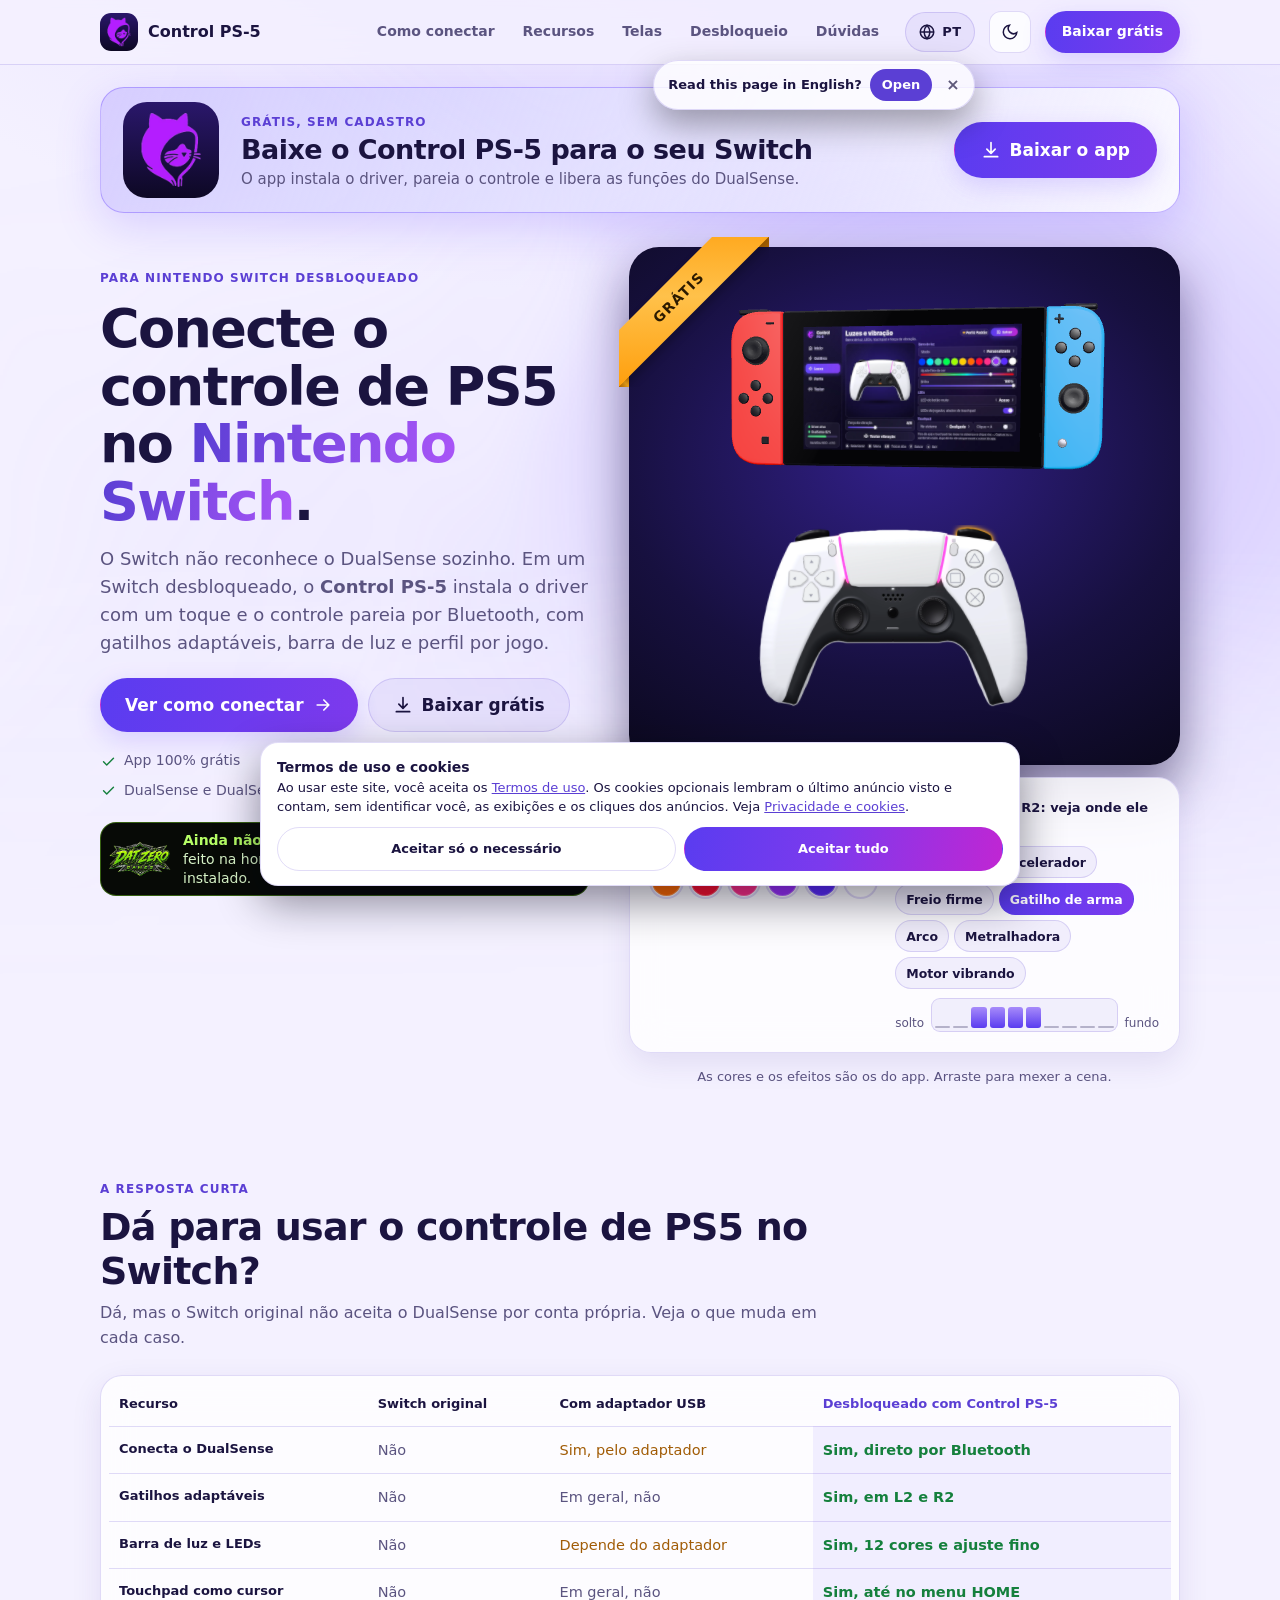
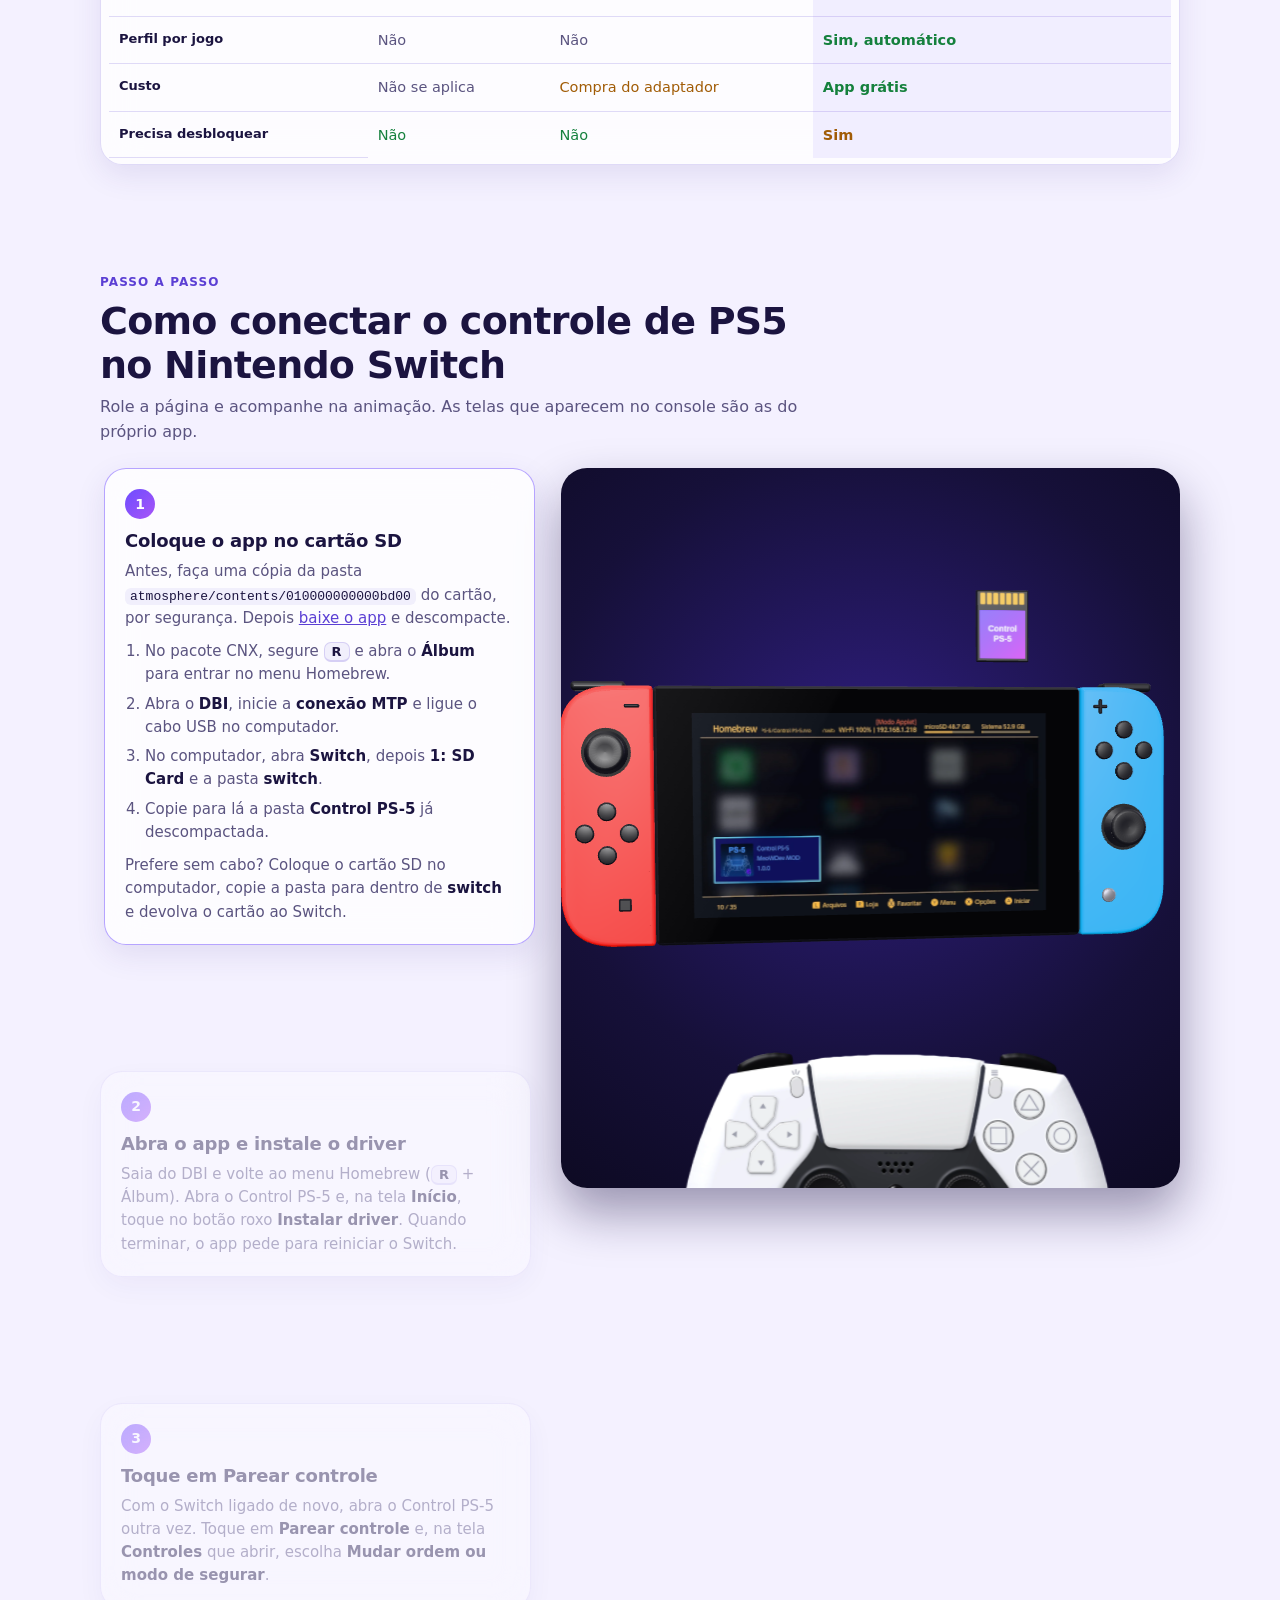
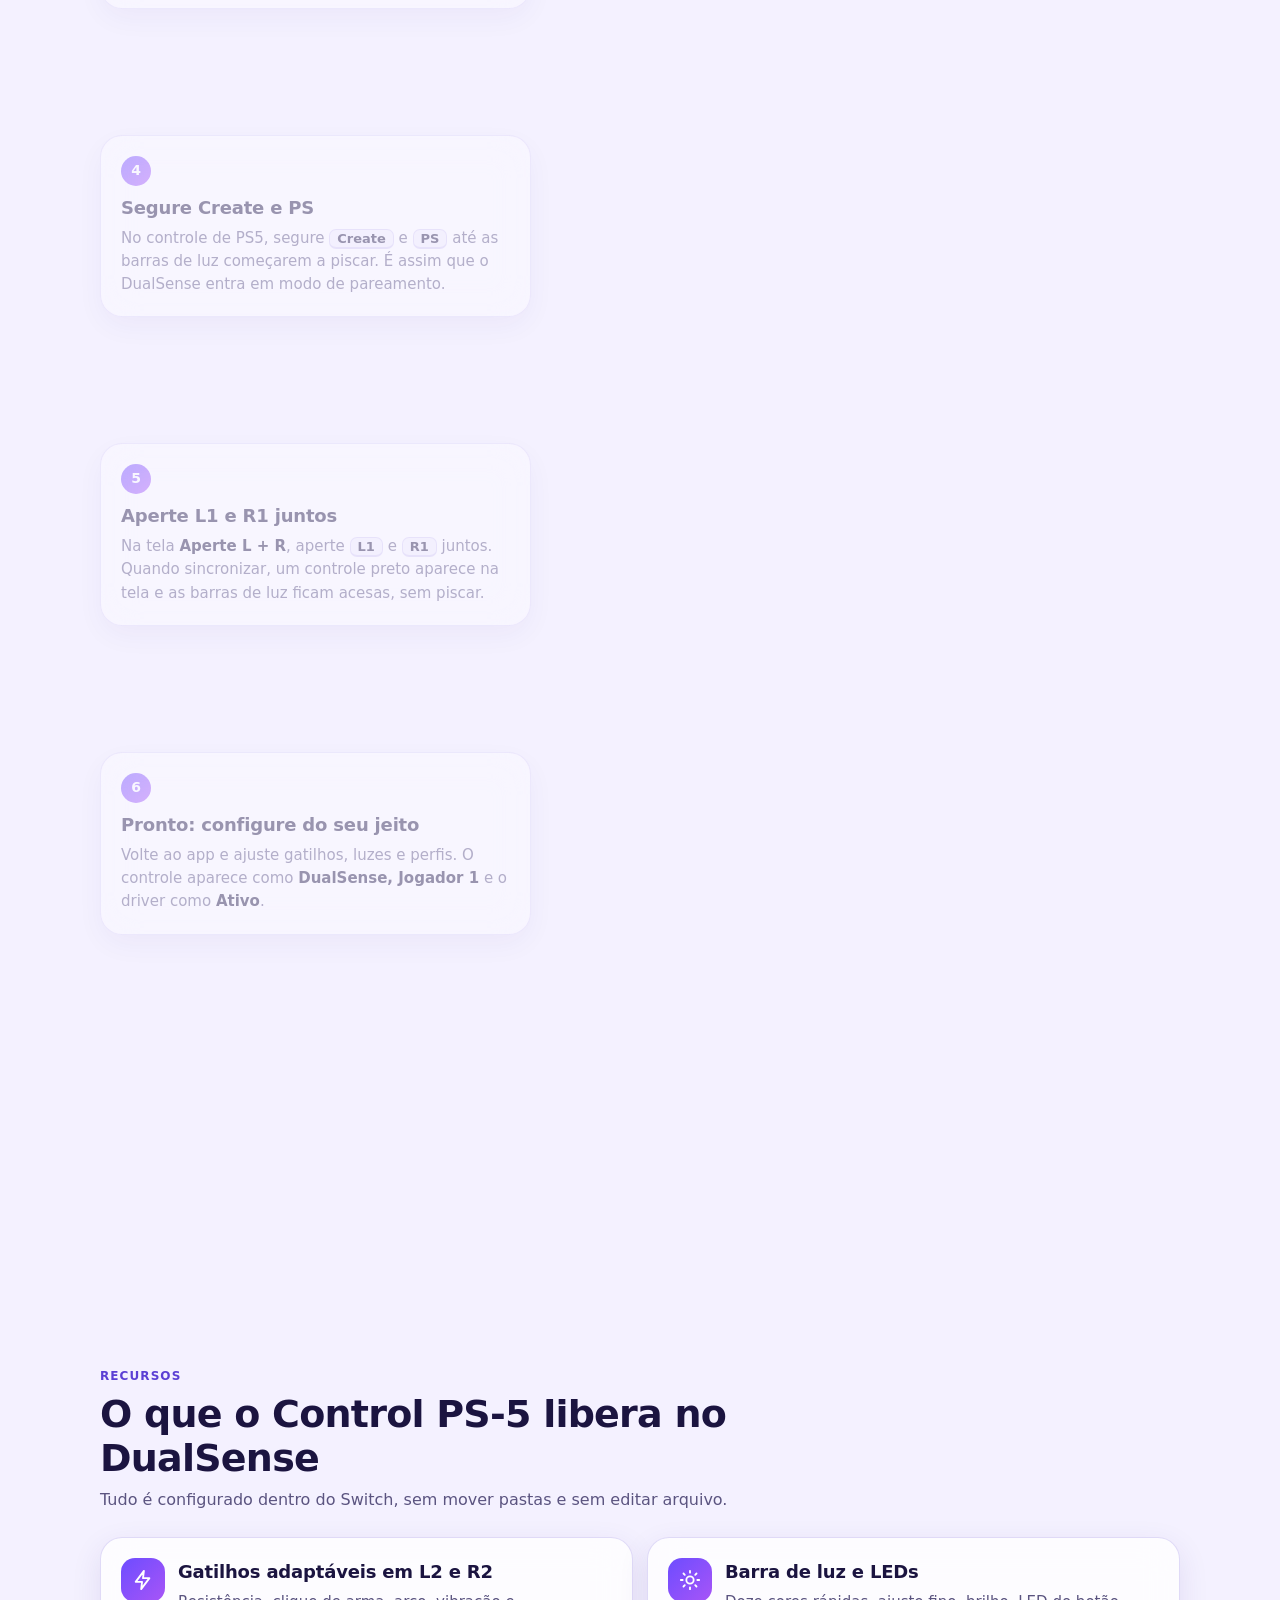
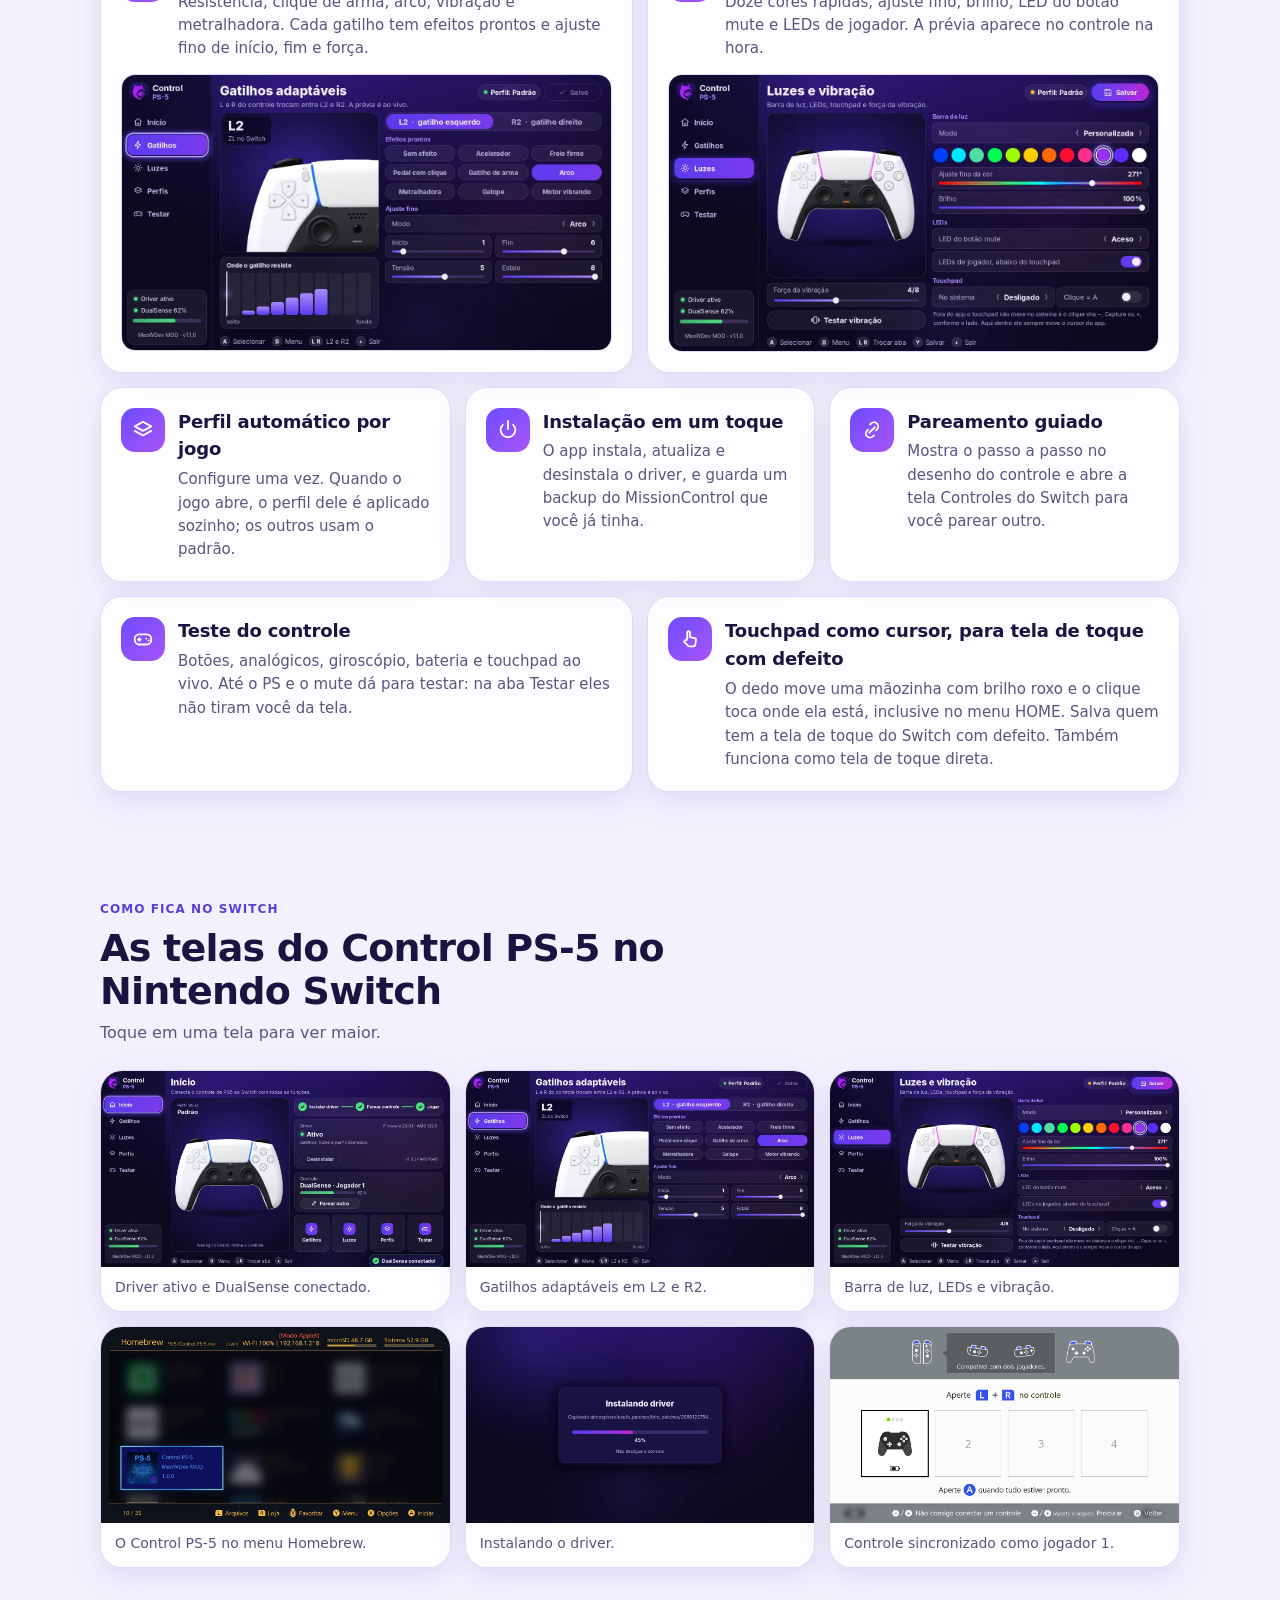
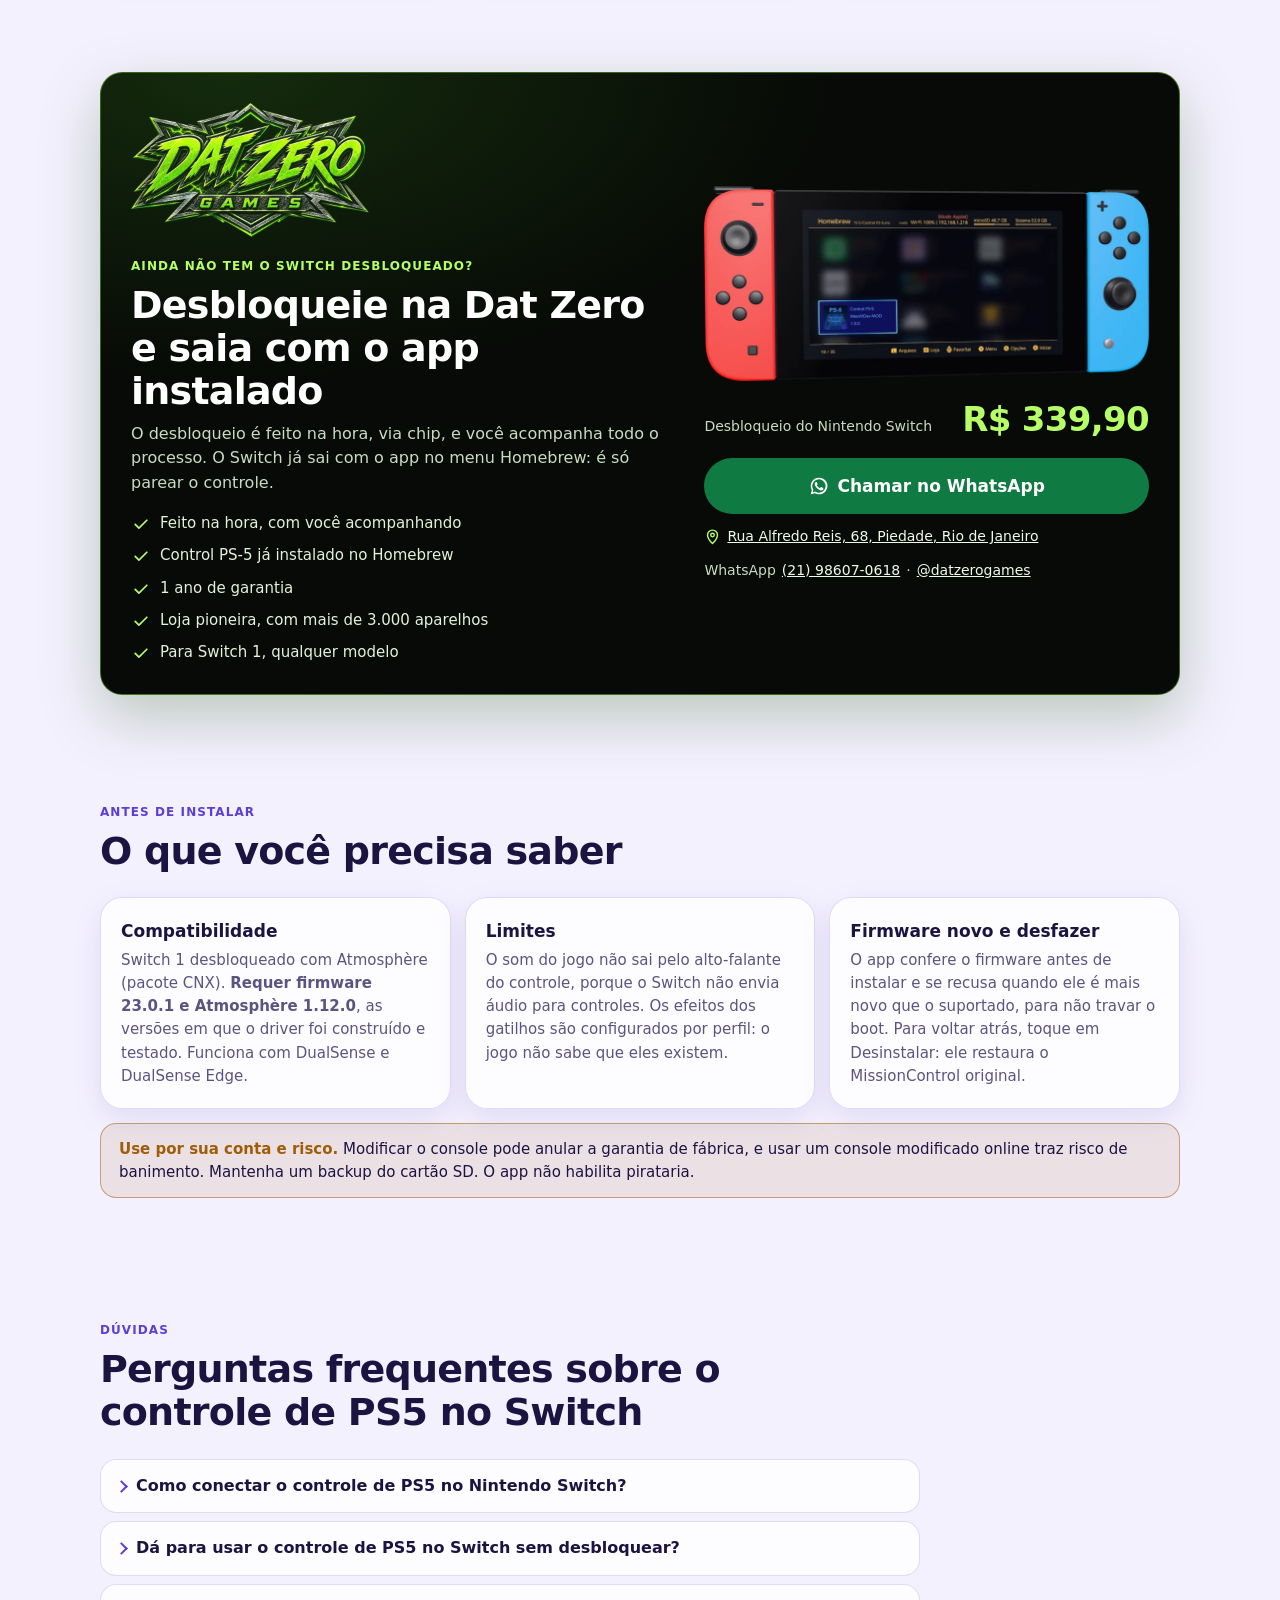
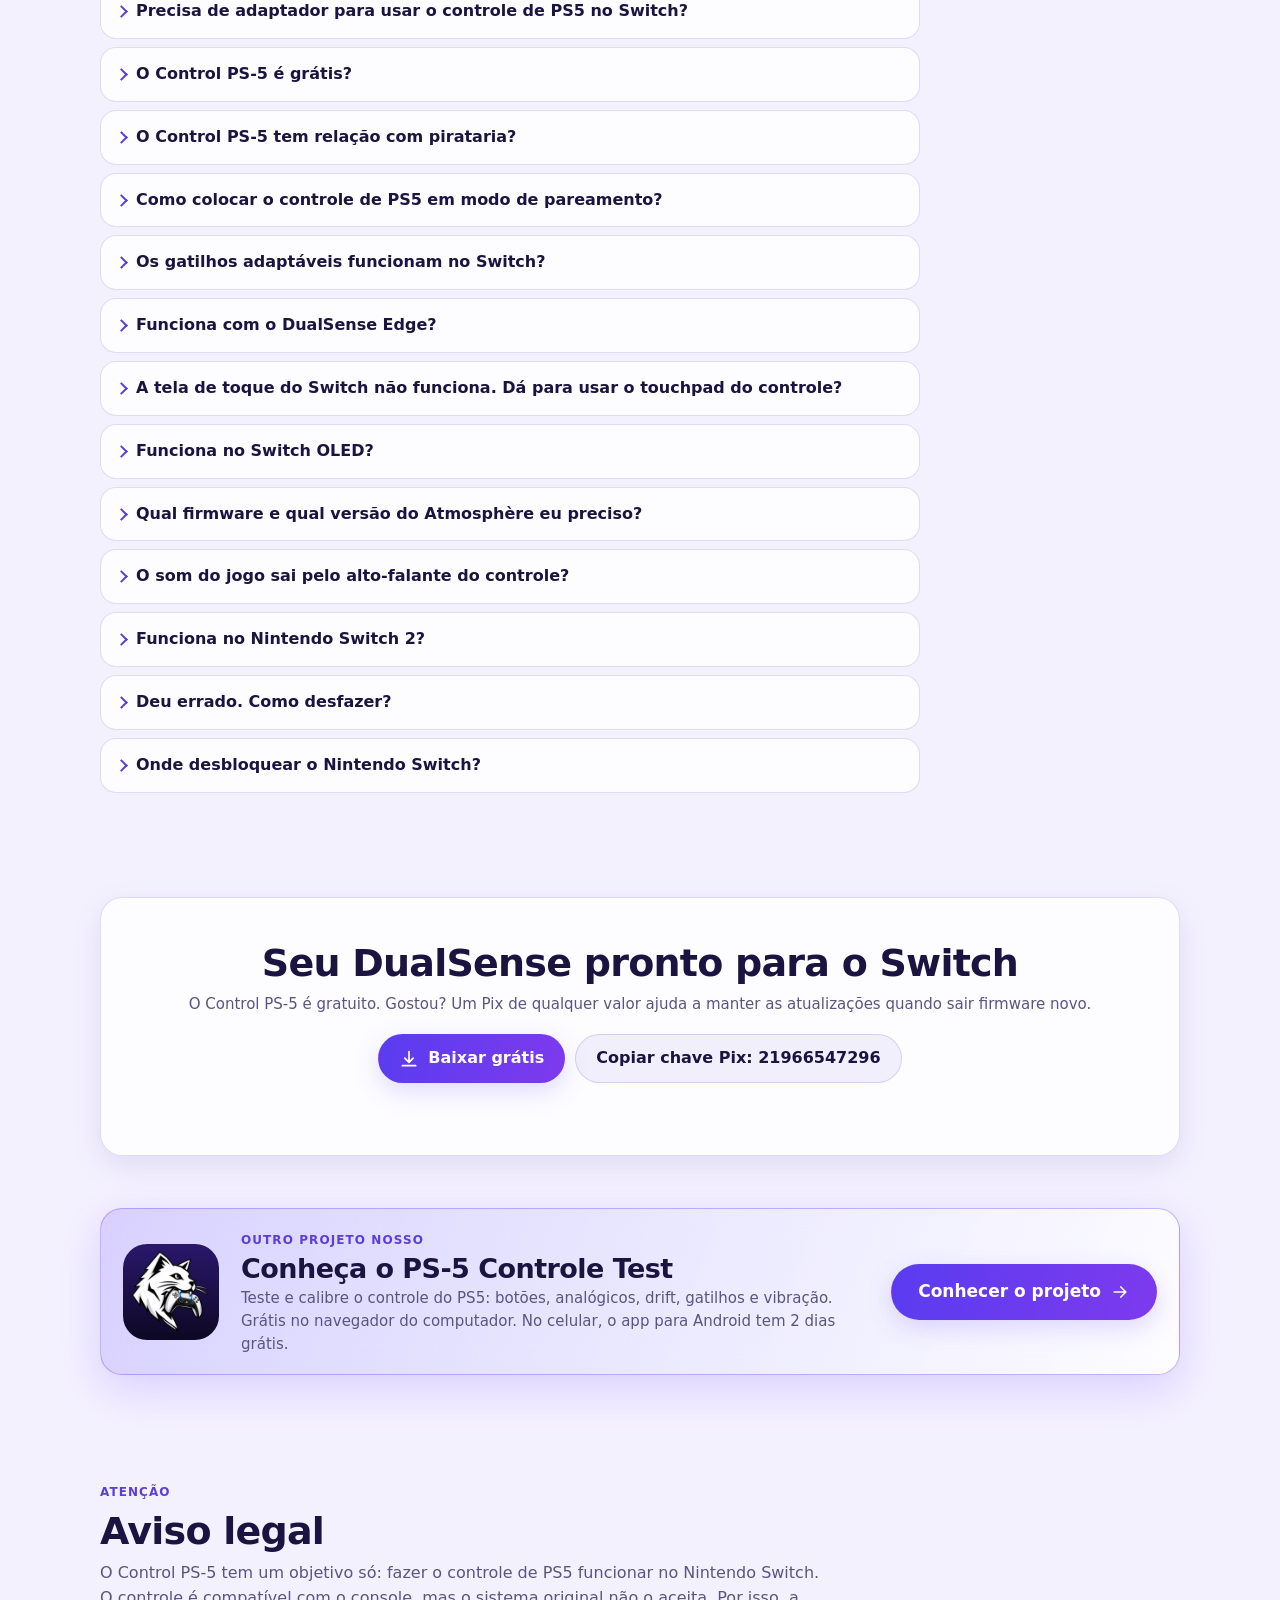
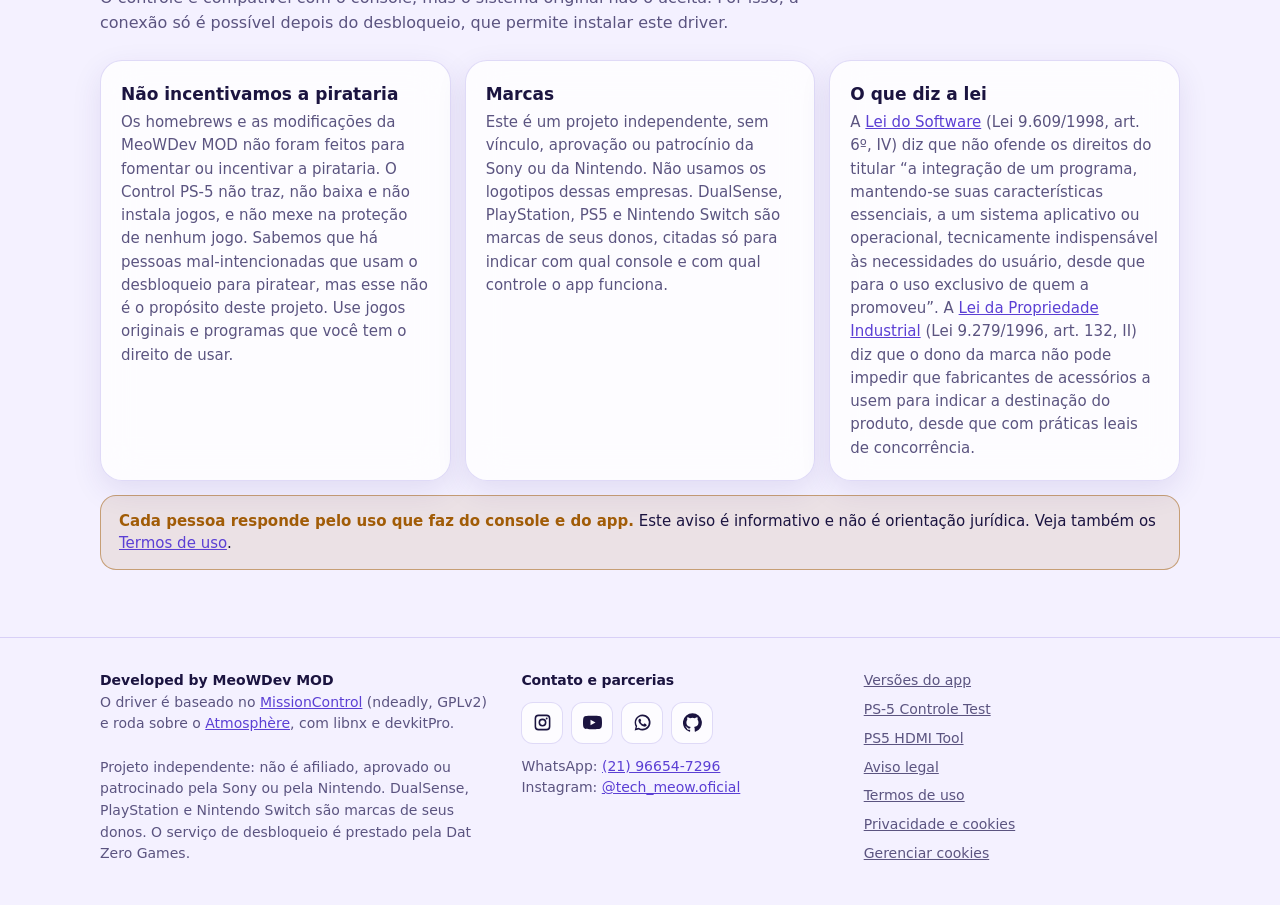
<file: index.html>
<!doctype html>
<html lang="pt-BR">
<head>
<meta charset="utf-8">
<meta name="viewport" content="width=device-width, initial-scale=1, viewport-fit=cover">
<title>Como conectar controle de PS5 no Nintendo Switch | Control PS-5</title>
<meta name="description" content="Conecte o controle de PS5 (DualSense) no Nintendo Switch desbloqueado por Bluetooth, sem adaptador. App grátis, com gatilhos adaptáveis, barra de luz e touchpad.">
<meta name="keywords" content="como conectar controle de PS5 no Nintendo Switch, controle de PS5 no Switch, DualSense no Nintendo Switch, usar controle PS5 no Switch, parear DualSense no Switch, Switch desbloqueado, homebrew DualSense, Control PS-5, MissionControl, gatilhos adaptáveis no Switch, controle de PS5 no Switch sem adaptador, Switch OLED, tela de toque do Switch com defeito, touchpad do DualSense como cursor">
<meta name="author" content="MeoWDev MOD">
<meta name="robots" content="index,follow,max-image-preview:large,max-snippet:-1">
<meta name="theme-color" content="#0c0920">
<link rel="canonical" href="https://techmeow.app/Control-PS-5/">
<link rel="icon" href="img/icon-192.png" type="image/png">
<link rel="apple-touch-icon" href="img/icon-180.png">
<meta property="og:type" content="website">
<meta property="og:site_name" content="Control PS-5">
<meta property="og:title" content="Como conectar o controle de PS5 no Nintendo Switch">
<meta property="og:description" content="App grátis para Switch desbloqueado: pareia o DualSense por Bluetooth, sem adaptador, com gatilhos adaptáveis, barra de luz e perfil por jogo.">
<meta property="og:image" content="https://techmeow.app/Control-PS-5/img/og.jpg">
<meta property="og:image:width" content="1200">
<meta property="og:image:height" content="630">
<meta property="og:image:alt" content="Nintendo Switch com o app Control PS-5 na tela e um controle de PS5 branco conectado, com a barra de luz acesa">
<meta property="og:url" content="https://techmeow.app/Control-PS-5/">
<meta property="og:locale" content="pt_BR">
<meta name="twitter:card" content="summary_large_image">
<meta name="twitter:title" content="Como conectar o controle de PS5 no Nintendo Switch">
<meta name="twitter:description" content="App grátis para Switch desbloqueado: pareia o DualSense por Bluetooth, sem adaptador, com gatilhos adaptáveis, barra de luz e perfil por jogo.">
<meta name="twitter:image" content="https://techmeow.app/Control-PS-5/img/og.jpg">
<meta name="twitter:image:alt" content="Nintendo Switch com o app Control PS-5 na tela e um controle de PS5 branco conectado, com a barra de luz acesa">
<script type="application/ld+json">
{
  "@context": "https://schema.org",
  "@graph": [
    {
      "@type": "Organization",
      "@id": "https://techmeow.app/Control-PS-5/#org",
      "name": "MeoWDev MOD",
      "url": "https://techmeow.app/Control-PS-5/",
      "logo": "https://techmeow.app/Control-PS-5/img/icon-512.png",
      "sameAs": [
        "https://www.instagram.com/tech_meow.oficial",
        "https://www.youtube.com/@techmeow",
        "https://github.com/MeoWDev-MOD"
      ]
    },
    {
      "@type": "WebSite",
      "name": "Control PS-5",
      "url": "https://techmeow.app/Control-PS-5/",
      "inLanguage": "pt-BR",
      "publisher": {
        "@id": "https://techmeow.app/Control-PS-5/#org"
      },
      "@id": "https://techmeow.app/Control-PS-5/#site"
    },
    {
      "@type": "WebPage",
      "@id": "https://techmeow.app/Control-PS-5/#pagina",
      "url": "https://techmeow.app/Control-PS-5/",
      "name": "Como conectar controle de PS5 no Nintendo Switch | Control PS-5",
      "description": "Conecte o controle de PS5 (DualSense) no Nintendo Switch desbloqueado por Bluetooth, sem adaptador. App grátis, com gatilhos adaptáveis, barra de luz e touchpad.",
      "inLanguage": "pt-BR",
      "isPartOf": {
        "@id": "https://techmeow.app/Control-PS-5/#site"
      },
      "about": {
        "@id": "https://techmeow.app/Control-PS-5/#app"
      },
      "primaryImageOfPage": {
        "@type": "ImageObject",
        "url": "https://techmeow.app/Control-PS-5/img/og.jpg",
        "width": 1200,
        "height": 630
      },
      "dateModified": "2026-11-04"
    },
    {
      "@type": "SoftwareApplication",
      "name": "Control PS-5",
      "description": "App gratuito para Nintendo Switch desbloqueado que instala o driver e conecta o controle de PS5 (DualSense e DualSense Edge) por Bluetooth, com gatilhos adaptáveis, barra de luz, touchpad e perfil por jogo.",
      "applicationCategory": "UtilitiesApplication",
      "operatingSystem": "Nintendo Switch com Atmosphère",
      "softwareVersion": "1.1.0",
      "offers": {
        "@type": "Offer",
        "price": "0",
        "priceCurrency": "BRL"
      },
      "author": {
        "@id": "https://techmeow.app/Control-PS-5/#org"
      },
      "downloadUrl": "https://github.com/MeoWDev-MOD/Control-PS-5/releases/latest/download/Control-PS-5.zip",
      "image": "https://techmeow.app/Control-PS-5/img/og.jpg",
      "screenshot": [
        "https://techmeow.app/Control-PS-5/img/dualsense-conectado-no-nintendo-switch.webp",
        "https://techmeow.app/Control-PS-5/img/gatilhos-adaptaveis-do-dualsense-no-switch.webp",
        "https://techmeow.app/Control-PS-5/img/barra-de-luz-e-vibracao-do-dualsense-no-switch.webp"
      ],
      "inLanguage": "pt-BR",
      "@id": "https://techmeow.app/Control-PS-5/#app",
      "url": "https://techmeow.app/Control-PS-5/",
      "isAccessibleForFree": true,
      "softwareRequirements": "Nintendo Switch 1 desbloqueado, firmware 23.0.1 e Atmosphère 1.12.0",
      "datePublished": "2026-10-15",
      "dateModified": "2026-11-04",
      "fileSize": "5 MB",
      "releaseNotes": "https://github.com/MeoWDev-MOD/Control-PS-5/releases/tag/v1.1.0",
      "featureList": [
        "Conexão do DualSense por Bluetooth, sem adaptador",
        "Gatilhos adaptáveis em L2 e R2",
        "Barra de luz com 12 cores e ajuste fino",
        "LED do mute e LEDs de jogador",
        "Perfil automático por jogo",
        "Touchpad como cursor, inclusive no menu HOME",
        "Teste de botões, analógicos, giroscópio e touchpad"
      ]
    },
    {
      "@type": "HowTo",
      "name": "Como conectar o controle de PS5 no Nintendo Switch",
      "description": "Passo a passo para parear o DualSense em um Nintendo Switch desbloqueado usando o app gratuito Control PS-5.",
      "image": "https://techmeow.app/Control-PS-5/img/og.jpg",
      "supply": [
        {
          "@type": "HowToSupply",
          "name": "Controle de PS5 (DualSense ou DualSense Edge)"
        },
        {
          "@type": "HowToSupply",
          "name": "Nintendo Switch desbloqueado com Atmosphère"
        }
      ],
      "tool": [
        {
          "@type": "HowToTool",
          "name": "App Control PS-5"
        },
        {
          "@type": "HowToTool",
          "name": "Computador com cabo USB ou leitor de cartão SD"
        }
      ],
      "step": [
        {
          "@type": "HowToStep",
          "position": 1,
          "name": "Coloque o app no cartão SD",
          "text": "Baixe e descompacte o Control PS-5 e copie a pasta para dentro da pasta switch do cartão SD, pelo DBI com cabo USB ou com o cartão no computador.",
          "image": "https://techmeow.app/Control-PS-5/img/menu-homebrew-com-control-ps5-no-nintendo-switch.webp"
        },
        {
          "@type": "HowToStep",
          "position": 2,
          "name": "Instale o driver",
          "text": "Abra o Control PS-5 no menu Homebrew e, na tela Início, toque no botão roxo Instalar driver. Quando terminar, reinicie o Switch.",
          "image": "https://techmeow.app/Control-PS-5/img/app-control-ps5-instalar-driver-dualsense.webp"
        },
        {
          "@type": "HowToStep",
          "position": 3,
          "name": "Toque em Parear controle",
          "text": "Abra o app de novo, toque em Parear controle e, na tela Controles, escolha Mudar ordem ou modo de segurar.",
          "image": "https://techmeow.app/Control-PS-5/img/tela-controles-do-nintendo-switch-mudar-ordem.webp"
        },
        {
          "@type": "HowToStep",
          "position": 4,
          "name": "Segure Create e PS",
          "text": "No controle, segure Create e PS até as barras de luz começarem a piscar."
        },
        {
          "@type": "HowToStep",
          "position": 5,
          "name": "Aperte L1 e R1 juntos",
          "text": "Na tela Aperte L + R, aperte L1 e R1 juntos. Quando sincronizar, um controle preto aparece na tela e as barras de luz ficam acesas, sem piscar.",
          "image": "https://techmeow.app/Control-PS-5/img/aperte-l-e-r-para-sincronizar-controle-ps5-no-switch.webp"
        },
        {
          "@type": "HowToStep",
          "position": 6,
          "name": "Configure o controle",
          "text": "Volte ao app e ajuste gatilhos, luzes e perfis do jeito que quiser.",
          "image": "https://techmeow.app/Control-PS-5/img/dualsense-conectado-no-nintendo-switch.webp"
        }
      ]
    },
    {
      "@type": "FAQPage",
      "mainEntity": [
        {
          "@type": "Question",
          "name": "Como conectar o controle de PS5 no Nintendo Switch?",
          "acceptedAnswer": {
            "@type": "Answer",
            "text": "Em um Switch desbloqueado, copie o app gratuito Control PS-5 para o cartão SD, instale o driver pelo app e reinicie. Depois toque em Parear controle, segure Create e PS até as barras de luz piscarem e aperte L1 e R1 juntos na tela Aperte L + R."
          }
        },
        {
          "@type": "Question",
          "name": "Dá para usar o controle de PS5 no Switch sem desbloquear?",
          "acceptedAnswer": {
            "@type": "Answer",
            "text": "Com este app, não. O Switch original não reconhece o DualSense por Bluetooth, e o Control PS-5 precisa de um Switch desbloqueado com Atmosphère. Sem desbloqueio, o caminho é um adaptador USB de terceiros, que em geral usa o DualSense como um controle comum."
          }
        },
        {
          "@type": "Question",
          "name": "Precisa de adaptador para usar o controle de PS5 no Switch?",
          "acceptedAnswer": {
            "@type": "Answer",
            "text": "Com o Control PS-5, não: em um Switch desbloqueado, o DualSense pareia direto por Bluetooth. Sem desbloqueio, é preciso um adaptador Bluetooth de terceiros, como os da 8BitDo, que em geral usa o DualSense como um controle comum."
          }
        },
        {
          "@type": "Question",
          "name": "O Control PS-5 é grátis?",
          "acceptedAnswer": {
            "@type": "Answer",
            "text": "Sim. O download e todas as funções são gratuitos, e quem quiser pode apoiar o projeto com um Pix de qualquer valor."
          }
        },
        {
          "@type": "Question",
          "name": "O Control PS-5 tem relação com pirataria?",
          "acceptedAnswer": {
            "@type": "Answer",
            "text": "Não. O app só conecta o controle de PS5 ao Switch: não traz, não baixa e não instala jogos, e não mexe na proteção de nenhum jogo. O desbloqueio é necessário porque o sistema original não aceita o controle."
          }
        },
        {
          "@type": "Question",
          "name": "Como colocar o controle de PS5 em modo de pareamento?",
          "acceptedAnswer": {
            "@type": "Answer",
            "text": "Segure os botões Create e PS ao mesmo tempo até as barras de luz em volta do touchpad começarem a piscar."
          }
        },
        {
          "@type": "Question",
          "name": "Os gatilhos adaptáveis funcionam no Switch?",
          "acceptedAnswer": {
            "@type": "Answer",
            "text": "Sim, com o Control PS-5. Você escolhe o efeito de L2 e R2 no app, como resistência, clique de arma, arco, vibração ou metralhadora. Os efeitos valem por perfil: o jogo não sabe que eles existem."
          }
        },
        {
          "@type": "Question",
          "name": "Funciona com o DualSense Edge?",
          "acceptedAnswer": {
            "@type": "Answer",
            "text": "Sim. O app funciona com o DualSense e com o DualSense Edge."
          }
        },
        {
          "@type": "Question",
          "name": "A tela de toque do Switch não funciona. Dá para usar o touchpad do controle?",
          "acceptedAnswer": {
            "@type": "Answer",
            "text": "Sim, em um Switch desbloqueado. No app, abra Luzes, escolha o modo Cursor em Touchpad, salve com Y e abra o overlay Control PS-5 Pointer pelo Tesla ou Ultrahand (L + ↓ + R3). O dedo move uma mãozinha e o clique toca onde ela está, inclusive no menu HOME. A tela continua com defeito: o touchpad só faz o papel dela."
          }
        },
        {
          "@type": "Question",
          "name": "Funciona no Switch OLED?",
          "acceptedAnswer": {
            "@type": "Answer",
            "text": "Sim. O app é para o Switch 1 desbloqueado com Atmosphère e foi testado em um Switch OLED. O Switch 2 não é compatível."
          }
        },
        {
          "@type": "Question",
          "name": "Qual firmware e qual versão do Atmosphère eu preciso?",
          "acceptedAnswer": {
            "@type": "Answer",
            "text": "Firmware 23.0.1 e Atmosphère 1.12.0, as versões em que o driver foi construído e testado. O app confere o firmware antes de instalar e se recusa quando ele é mais novo que o suportado, para não travar o boot do console."
          }
        },
        {
          "@type": "Question",
          "name": "O som do jogo sai pelo alto-falante do controle?",
          "acceptedAnswer": {
            "@type": "Answer",
            "text": "Não. O Switch não envia áudio para controles, então o alto-falante do DualSense não toca o som do jogo."
          }
        },
        {
          "@type": "Question",
          "name": "Funciona no Nintendo Switch 2?",
          "acceptedAnswer": {
            "@type": "Answer",
            "text": "Não. O Control PS-5 é para o Switch 1 desbloqueado, e o Switch 2 não tem desbloqueio."
          }
        },
        {
          "@type": "Question",
          "name": "Deu errado. Como desfazer?",
          "acceptedAnswer": {
            "@type": "Answer",
            "text": "Abra o app e toque em Desinstalar: ele restaura o MissionControl original. Se o app não abrir, apague a pasta atmosphere/contents/010000000000bd00 e cole de volta o seu backup."
          }
        },
        {
          "@type": "Question",
          "name": "Onde desbloquear o Nintendo Switch?",
          "acceptedAnswer": {
            "@type": "Answer",
            "text": "Na Dat Zero Games, em Piedade, no Rio de Janeiro. O desbloqueio é feito na hora, via chip, você acompanha todo o processo e o Switch já sai com o Control PS-5 instalado no menu Homebrew. WhatsApp: (21) 98607-0618."
          }
        }
      ]
    }
  ]
}
</script>
<script>
  try { const t = localStorage.getItem("ctl.theme"); if (t === "light" || t === "dark") document.documentElement.dataset.theme = t; } catch (e) {}
  try { if (sessionStorage.getItem("ctl.pt")) { sessionStorage.removeItem("ctl.pt"); document.documentElement.classList.add("pt"); } } catch (e) {}
</script>
<style>:root{--pt-logo:url(img/logo-gato-control-ps5.webp)}.webtit{display:block;font-size:clamp(20px,2.4vw,27px);line-height:1.14;letter-spacing:-.02em;font-weight:800;margin:2px 0}</style>
<link rel="preload" as="image" href="img/controle-de-ps5-conectado-no-nintendo-switch-3d.webp" fetchpriority="high">
<link rel="stylesheet" href="css/site.css">
<!--i18n:head-->
<link rel="alternate" hreflang="pt-BR" href="https://techmeow.app/Control-PS-5/">
<link rel="alternate" hreflang="en" href="https://techmeow.app/Control-PS-5/en/">
<link rel="alternate" hreflang="es" href="https://techmeow.app/Control-PS-5/es/">
<link rel="alternate" hreflang="ru" href="https://techmeow.app/Control-PS-5/ru/">
<link rel="alternate" hreflang="x-default" href="https://techmeow.app/Control-PS-5/">
<style>.i18n-menu{position:relative;display:inline-flex;flex:none}.i18n-btn{display:inline-flex;align-items:center;gap:6px;min-height:40px;padding:0 12px;border-radius:99px;border:1px solid var(--line,rgba(127,127,127,.35));background:var(--surface2,transparent);color:inherit;font:inherit;font-size:13px;font-weight:700;letter-spacing:.04em;cursor:pointer}.i18n-btn:hover{border-color:currentColor}.i18n-lista{position:absolute;right:0;top:calc(100% + 8px);z-index:200;list-style:none;margin:0;padding:6px;min-width:176px;border-radius:14px;border:1px solid var(--line,rgba(127,127,127,.35));background:var(--surface,#16122c);box-shadow:0 18px 40px rgba(0,0,0,.35)}.i18n-lista a{display:flex;align-items:center;gap:10px;padding:9px 10px;border-radius:9px;color:inherit;text-decoration:none;font-size:14px;font-weight:600}.i18n-lista a b{font-size:11px;letter-spacing:.06em;opacity:.65;width:22px}.i18n-lista a:hover,.i18n-lista a:focus-visible{background:var(--surface2,rgba(127,127,127,.15))}.i18n-lista a[aria-current]{color:var(--accent,#a78bfa)}.i18n-sug{position:absolute;right:0;top:calc(100% + 8px);z-index:199;display:flex;align-items:center;gap:8px;white-space:nowrap;padding:8px 8px 8px 14px;border-radius:99px;font-size:13px;font-weight:600;border:1px solid var(--line,rgba(127,127,127,.35));background:var(--surface,#16122c);box-shadow:0 14px 34px rgba(0,0,0,.35)}.i18n-sug a{padding:6px 12px;border-radius:99px;background:var(--accent,#7c5cff);color:#fff;text-decoration:none}.i18n-sug button{border:0;background:none;color:inherit;font:inherit;font-size:16px;line-height:1;padding:4px 6px;cursor:pointer;opacity:.7}.i18n-sug.m{position:fixed;left:12px;right:12px;top:calc(76px + env(safe-area-inset-top));z-index:60;justify-content:space-between;white-space:normal}</style>
<script>(function(){var A="pt",M={"pt": "./", "en": "en/", "es": "es/", "ru": "ru/"},S={"pt": ["Ler esta página em português?", "Abrir"], "en": ["Read this page in English?", "Open"], "es": ["¿Leer esta página en español?", "Abrir"], "ru": ["Открыть эту страницу на русском?", "Открыть"]},K="techmeow.lang";
function salva(l){try{localStorage.setItem(K,l)}catch(e){}}
var p=null;try{p=localStorage.getItem(K)}catch(e){}
if(p&&p!==A&&M[p]){location.replace(M[p]+location.search+location.hash);return}
document.addEventListener("DOMContentLoaded",function(){var m=document.querySelector("[data-i18n-menu]");if(!m)return;
var b=m.querySelector(".i18n-btn"),l=m.querySelector(".i18n-lista");
function abre(v){l.hidden=!v;b.setAttribute("aria-expanded",v?"true":"false")}
b.addEventListener("click",function(e){e.stopPropagation();var s=document.querySelector(".i18n-sug");if(s)s.remove();abre(l.hidden)});
document.addEventListener("click",function(e){if(!m.contains(e.target))abre(false)});
document.addEventListener("keydown",function(e){if(e.key==="Escape"){abre(false);b.focus()}});
m.querySelectorAll("a[data-lang]").forEach(function(a){a.addEventListener("click",function(e){salva(a.dataset.lang);
e.preventDefault();location.href=a.getAttribute("href")+location.hash})});
if(p)return;var n=((navigator.languages&&navigator.languages[0])||navigator.language||"").toLowerCase().slice(0,2);
var q=M[n]?n:(n&&n!=="pt"?"en":null);if(!q||q===A||!M[q])return;
var s=document.createElement("div");s.className="i18n-sug";s.setAttribute("role","status");s.lang=q;
s.innerHTML='<span></span><a></a><button type="button" aria-label="×">×</button>';
s.querySelector("span").textContent=S[q][0];var a=s.querySelector("a");a.textContent=S[q][1];a.href=M[q];
a.addEventListener("click",function(){salva(q)});
s.querySelector("button").addEventListener("click",function(){salva(A);s.remove()});
if(matchMedia("(max-width:600px)").matches){s.classList.add("m");document.body.appendChild(s)}else m.appendChild(s)})})();</script>
<!--/i18n:head-->
</head>
<body>
<svg width="0" height="0" style="position:absolute" aria-hidden="true">
  <symbol id="s-ig" viewBox="0 0 24 24"><path d="M7 2h10a5 5 0 0 1 5 5v10a5 5 0 0 1-5 5H7a5 5 0 0 1-5-5V7a5 5 0 0 1 5-5zm0 2a3 3 0 0 0-3 3v10a3 3 0 0 0 3 3h10a3 3 0 0 0 3-3V7a3 3 0 0 0-3-3zm5 3a5 5 0 1 1 0 10 5 5 0 0 1 0-10zm0 2a3 3 0 1 0 0 6 3 3 0 0 0 0-6zm5.3-3.3a1.2 1.2 0 1 1 0 2.4 1.2 1.2 0 0 1 0-2.4z"/></symbol>
  <symbol id="s-yt" viewBox="0 0 24 24"><path d="M23.5 6.2a3 3 0 0 0-2.1-2.1C19.5 3.5 12 3.5 12 3.5s-7.5 0-9.4.6A3 3 0 0 0 .5 6.2C0 8.1 0 12 0 12s0 3.9.5 5.8a3 3 0 0 0 2.1 2.1c1.9.6 9.4.6 9.4.6s7.5 0 9.4-.6a3 3 0 0 0 2.1-2.1C24 15.9 24 12 24 12s0-3.9-.5-5.8zM9.5 15.6V8.4l6.3 3.6z"/></symbol>
  <symbol id="s-wa" viewBox="0 0 24 24"><path d="M12 2a10 10 0 0 0-8.6 15l-1.3 5 5.1-1.3A10 10 0 1 0 12 2zm0 18a8 8 0 0 1-4.2-1.2l-.3-.2-3 .8.8-2.9-.2-.3A8 8 0 1 1 12 20zm4.4-6c-.2-.1-1.4-.7-1.7-.8-.2-.1-.4-.1-.5.1l-.8 1c-.1.2-.3.2-.5.1-.8-.3-2.3-1.1-3.3-3-.2-.3 0-.5.1-.6l.4-.5.2-.4v-.4l-.8-1.8c-.2-.5-.4-.4-.5-.4h-.5c-.2 0-.4.1-.7.3-.2.3-.9.9-.9 2.2s1 2.6 1.1 2.7c.1.2 1.9 3 4.7 4.2 1.7.7 2.3.6 2.8.5.6-.1 1.4-.6 1.6-1.1.2-.6.2-1 .1-1.1 0-.1-.2-.2-.4-.3z"/></symbol>
  <symbol id="s-gh" viewBox="0 0 24 24"><path d="M12 .3a12 12 0 0 0-3.8 23.4c.6.1.8-.3.8-.6v-2c-3.3.7-4-1.6-4-1.6-.6-1.4-1.4-1.8-1.4-1.8-1-.7.1-.7.1-.7 1.2.1 1.8 1.2 1.8 1.2 1.1 1.8 2.8 1.3 3.5 1 .1-.8.4-1.3.8-1.6-2.7-.3-5.5-1.3-5.5-5.9 0-1.3.5-2.4 1.2-3.2-.1-.3-.5-1.5.1-3.2 0 0 1-.3 3.3 1.2a11.5 11.5 0 0 1 6 0c2.3-1.5 3.3-1.2 3.3-1.2.6 1.7.2 2.9.1 3.2.8.8 1.2 1.9 1.2 3.2 0 4.6-2.8 5.6-5.5 5.9.4.4.8 1.1.8 2.2v3.3c0 .3.2.7.8.6A12 12 0 0 0 12 .3z"/></symbol>
  <symbol id="i-down" viewBox="0 0 24 24"><path d="M12 3v12M7 11l5 5 5-5M4 20h16"/></symbol>
  <symbol id="i-arrow" viewBox="0 0 24 24"><path d="M5 12h14M13 6l6 6-6 6"/></symbol>
  <symbol id="i-check" viewBox="0 0 24 24"><path d="M5 12.5l4.5 4.5L19 7.5"/></symbol>
  <symbol id="i-pin" viewBox="0 0 24 24"><path d="M12 22s7-6.5 7-12a7 7 0 1 0-14 0c0 5.5 7 12 7 12z"/><circle cx="12" cy="10" r="2.5"/></symbol>
  <symbol id="i-zap" viewBox="0 0 24 24"><path d="M13 2L4 14h7l-1 8 9-12h-7z"/></symbol>
  <symbol id="i-sun2" viewBox="0 0 24 24"><circle cx="12" cy="12" r="4"/><path d="M12 2v2M12 20v2M4.9 4.9l1.4 1.4M17.7 17.7l1.4 1.4M2 12h2M20 12h2M4.9 19.1l1.4-1.4M17.7 6.3l1.4-1.4"/></symbol>
  <symbol id="i-layers" viewBox="0 0 24 24"><path d="M12 3l9 5-9 5-9-5zM3 13l9 5 9-5"/></symbol>
  <symbol id="i-power" viewBox="0 0 24 24"><path d="M12 2v9M6.3 6.3a8 8 0 1 0 11.4 0"/></symbol>
  <symbol id="i-link" viewBox="0 0 24 24"><path d="M9 15l6-6M10 6l1-1a4.5 4.5 0 0 1 6.4 6.4l-1 1M14 18l-1 1a4.5 4.5 0 0 1-6.4-6.4l1-1"/></symbol>
  <symbol id="i-pad" viewBox="0 0 24 24"><rect x="3" y="7" width="18" height="11" rx="5"/><path d="M8 11v3M6.5 12.5h3M15.5 11.5h.01M18 13.5h.01"/></symbol>
  <symbol id="i-touch" viewBox="0 0 24 24"><path d="M9 11V5a1.5 1.5 0 0 1 3 0v5l5 1a2 2 0 0 1 1.5 2.3l-.8 5a2 2 0 0 1-2 1.7h-4.4a2 2 0 0 1-1.6-.8L6 15.5a1.5 1.5 0 0 1 2-2.1z"/></symbol>
</svg>
<canvas id="fxBg" aria-hidden="true"></canvas>
<header class="top"><div class="wrap">
  <a class="brand" href="./"><img src="img/icon-192.png" width="38" height="38" alt=""><span>Control PS-5</span></a>
  <nav class="links" aria-label="Seções"><a href="#como-conectar">Como conectar</a><a href="#recursos">Recursos</a><a href="#telas">Telas</a><a href="#desbloqueio">Desbloqueio</a><a href="#duvidas">Dúvidas</a></nav>
  <!--i18n:menu--><div class="i18n-menu" data-i18n-menu><button type="button" class="i18n-btn" aria-haspopup="true" aria-expanded="false" aria-label="Idioma: Português" title="Idioma"><svg viewBox="0 0 24 24" width="18" height="18" fill="none" stroke="currentColor" stroke-width="2" aria-hidden="true"><circle cx="12" cy="12" r="9"/><path d="M3 12h18M12 3c2.6 2.8 3.9 5.8 3.9 9s-1.3 6.2-3.9 9c-2.6-2.8-3.9-5.8-3.9-9s1.3-6.2 3.9-9z"/></svg><span>PT</span></button><ul class="i18n-lista" hidden><li><a href="./" hreflang="pt-BR" lang="pt-BR" data-lang="pt" aria-current="true"><b>PT</b>Português</a></li><li><a href="en/" hreflang="en" lang="en" data-lang="en"><b>EN</b>English</a></li><li><a href="es/" hreflang="es" lang="es" data-lang="es"><b>ES</b>Español</a></li><li><a href="ru/" hreflang="ru" lang="ru" data-lang="ru"><b>RU</b>Русский</a></li></ul></div><!--/i18n:menu-->
  <button class="iconbtn" id="themeBtn" aria-label="Mudar entre claro e escuro" title="Mudar entre claro e escuro">
    <svg class="i-moon" viewBox="0 0 24 24" fill="none" stroke="currentColor" stroke-width="2" aria-hidden="true"><path d="M21 12.8A9 9 0 1 1 11.2 3a7 7 0 0 0 9.8 9.8z"/></svg>
    <svg class="i-sun" viewBox="0 0 24 24" fill="none" stroke="currentColor" stroke-width="2" aria-hidden="true"><circle cx="12" cy="12" r="4.5"/><path d="M12 1.5v2.5M12 20v2.5M4.6 4.6l1.8 1.8M17.6 17.6l1.8 1.8M1.5 12H4M20 12h2.5M4.6 19.4l1.8-1.8M17.6 6.4l1.8-1.8"/></svg>
  </button>
  <a class="b p dl" style="min-height:42px;padding:8px 16px;font-size:14px" href="https://github.com/MeoWDev-MOD/Control-PS-5/releases/latest/download/Control-PS-5.zip">Baixar grátis</a>
</div><i id="scrollBar" aria-hidden="true"></i></header>
<aside class="ad adtopo hidden" id="adTopo" aria-label="Publicidade"><span class="adtag">Publicidade</span><div class="midia" id="adTopoMedia"></div></aside>

<main class="wrap">
  <section class="webcta" aria-label="Baixar o app">
    <div class="selo" aria-hidden="true"><img src="img/logo-gato-control-ps5.webp" width="200" height="200" alt=""></div>
    <div><span class="kick">Grátis, sem cadastro</span><strong class="webtit">Baixe o Control PS-5 para o seu Switch</strong><p>O app instala o driver, pareia o controle e libera as funções do DualSense.</p></div>
    <a class="b p magnetic" style="min-height:56px;font-size:17px;padding-inline:26px" href="https://github.com/MeoWDev-MOD/Control-PS-5/releases/latest/download/Control-PS-5.zip"><svg class="i"><use href="#i-down"/></svg><span>Baixar o app</span></a>
  </section>

  <section class="hero">
    <div class="hero-texto">
      <span class="kick">Para Nintendo Switch desbloqueado</span>
      <h1>Conecte o controle de PS5 no <span class="grad">Nintendo Switch</span>.</h1>
      <p class="lead">O Switch não reconhece o DualSense sozinho. Em um Switch desbloqueado, o <b>Control PS-5</b> instala o driver com um toque e o controle pareia por Bluetooth, com gatilhos adaptáveis, barra de luz e perfil por jogo.</p>
      <div class="cta">
        <a class="b p magnetic" style="min-height:54px;font-size:17px;padding-inline:24px" href="#como-conectar"><span>Ver como conectar</span><svg class="i"><use href="#i-arrow"/></svg></a>
        <a class="b" style="min-height:54px;font-size:17px;padding-inline:24px" href="https://github.com/MeoWDev-MOD/Control-PS-5/releases/latest/download/Control-PS-5.zip"><svg class="i"><use href="#i-down"/></svg>Baixar grátis</a>
      </div>
      <ul class="chips">
        <li><svg class="i"><use href="#i-check"/></svg>App 100% grátis</li>
        <li><svg class="i"><use href="#i-check"/></svg>Bluetooth, sem adaptador</li>
        <li><svg class="i"><use href="#i-check"/></svg>DualSense e DualSense Edge</li>
      </ul>
      <a class="nota-dz" href="#desbloqueio">
        <img src="img/dat-zero-games-logo.webp" width="720" height="402" alt="Dat Zero Games" loading="lazy">
        <span><b>Ainda não desbloqueou?</b> Na Dat Zero Games é feito na hora, e o Switch já sai com o app instalado.</span>
        <svg class="i"><use href="#i-arrow"/></svg>
      </a>
    </div>
    <div>
      <div class="stage3d" id="heroStage"><span class="ribbon" aria-hidden="true"></span>
        <img class="poster" src="img/controle-de-ps5-conectado-no-nintendo-switch-3d.webp" width="900" height="846" alt="Nintendo Switch com o app Control PS-5 na tela e um controle de PS5 branco conectado, com a barra de luz acesa" fetchpriority="high">
        <canvas id="hero3d" aria-label="Nintendo Switch e controle de PS5 se conectando. Arraste para mexer a cena."></canvas>
      </div>
      <div class="aovivo card" id="aoVivo">
        <div>
          <span class="tit">Escolha a cor da barra de luz</span>
          <div class="cores" id="cores" role="group" aria-label="Cor da barra de luz"></div>
        </div>
        <div>
          <span class="tit">Efeito do gatilho R2: veja onde ele resiste</span>
          <div class="efeitos" id="efeitos" role="group" aria-label="Efeito do gatilho R2"></div>
          <div class="curso"><span>solto</span><div id="curso" aria-hidden="true"></div><span>fundo</span></div>
        </div>
      </div>
      <p class="caption">As cores e os efeitos são os do app. Arraste para mexer a cena.</p>
    </div>
  </section>

  <section class="sec" id="da-para-conectar">
    <div class="h"><span class="kick">A resposta curta</span><h2>Dá para usar o controle de PS5 no Switch?</h2><p>Dá, mas o Switch original não aceita o DualSense por conta própria. Veja o que muda em cada caso.</p></div>
    <div class="card tablewrap">
      <table>
        <thead><tr><th scope="col">Recurso</th><th scope="col">Switch original</th><th scope="col">Com adaptador USB</th><th scope="col" class="me">Desbloqueado com Control PS-5</th></tr></thead>
        <tbody>
          <tr><th scope="row">Conecta o DualSense</th><td class="n">Não</td><td class="l">Sim, pelo adaptador</td><td class="me y">Sim, direto por Bluetooth</td></tr>
          <tr><th scope="row">Gatilhos adaptáveis</th><td class="n">Não</td><td class="n">Em geral, não</td><td class="me y">Sim, em L2 e R2</td></tr>
          <tr><th scope="row">Barra de luz e LEDs</th><td class="n">Não</td><td class="l">Depende do adaptador</td><td class="me y">Sim, 12 cores e ajuste fino</td></tr>
          <tr><th scope="row">Touchpad como cursor</th><td class="n">Não</td><td class="n">Em geral, não</td><td class="me y">Sim, até no menu HOME</td></tr>
          <tr><th scope="row">Perfil por jogo</th><td class="n">Não</td><td class="n">Não</td><td class="me y">Sim, automático</td></tr>
          <tr><th scope="row">Custo</th><td class="n">Não se aplica</td><td class="l">Compra do adaptador</td><td class="me y">App grátis</td></tr>
          <tr><th scope="row">Precisa desbloquear</th><td class="y">Não</td><td class="y">Não</td><td class="me l">Sim</td></tr>
        </tbody>
      </table>
    </div>
  </section>

  <section class="sec" id="como-conectar">
    <div class="h"><span class="kick">Passo a passo</span><h2>Como conectar o controle de PS5 no Nintendo Switch</h2><p>Role a página e acompanhe na animação. As telas que aparecem no console são as do próprio app.</p></div>
    <div class="story" id="montagem">
      <div class="storypalco" id="storyStage"><canvas id="story3d" aria-label="Animação mostrando cada passo da conexão do controle de PS5 com o Nintendo Switch"></canvas><div id="rotulos3d" aria-hidden="true"></div><div class="carrega">Carregando o modelo 3D</div></div>
      <div class="passos">
        <article class="card passo"><span class="nro">1</span><h3>Coloque o app no cartão SD</h3>
          <p>Antes, faça uma cópia da pasta <code>atmosphere/contents/010000000000bd00</code> do cartão, por segurança. Depois <a href="https://github.com/MeoWDev-MOD/Control-PS-5/releases/latest/download/Control-PS-5.zip">baixe o app</a> e descompacte.</p>
          <ol class="sub">
            <li>No pacote CNX, segure <kbd>R</kbd> e abra o <b>Álbum</b> para entrar no menu Homebrew.</li>
            <li>Abra o <b>DBI</b>, inicie a <b>conexão MTP</b> e ligue o cabo USB no computador.</li>
            <li>No computador, abra <b>Switch</b>, depois <b>1: SD Card</b> e a pasta <b>switch</b>.</li>
            <li>Copie para lá a pasta <b>Control PS-5</b> já descompactada.</li>
          </ol>
          <p>Prefere sem cabo? Coloque o cartão SD no computador, copie a pasta para dentro de <b>switch</b> e devolva o cartão ao Switch.</p>
          <img src="img/menu-homebrew-com-control-ps5-no-nintendo-switch.webp" width="1280" height="720" loading="lazy" alt="Menu Homebrew do Nintendo Switch com o app Control PS-5 na lista"></article>
        <article class="card passo"><span class="nro">2</span><h3>Abra o app e instale o driver</h3>
          <p>Saia do DBI e volte ao menu Homebrew (<kbd>R</kbd> + Álbum). Abra o Control PS-5 e, na tela <b>Início</b>, toque no botão roxo <b>Instalar driver</b>. Quando terminar, o app pede para reiniciar o Switch.</p>
          <img src="img/app-control-ps5-instalar-driver-dualsense.webp" width="1280" height="720" loading="lazy" alt="Tela Início do Control PS-5 com o botão roxo para instalar o driver do DualSense"></article>
        <article class="card passo"><span class="nro">3</span><h3>Toque em Parear controle</h3>
          <p>Com o Switch ligado de novo, abra o Control PS-5 outra vez. Toque em <b>Parear controle</b> e, na tela <b>Controles</b> que abrir, escolha <b>Mudar ordem ou modo de segurar</b>.</p>
          <img src="img/tela-controles-do-nintendo-switch-mudar-ordem.webp" width="1280" height="720" loading="lazy" alt="Tela Controles do Nintendo Switch com a opção Mudar ordem ou modo de segurar"></article>
        <article class="card passo"><span class="nro">4</span><h3>Segure Create e PS</h3>
          <p>No controle de PS5, segure <kbd>Create</kbd> e <kbd>PS</kbd> até as barras de luz começarem a piscar. É assim que o DualSense entra em modo de pareamento.</p></article>
        <article class="card passo"><span class="nro">5</span><h3>Aperte L1 e R1 juntos</h3>
          <p>Na tela <b>Aperte L + R</b>, aperte <kbd>L1</kbd> e <kbd>R1</kbd> juntos. Quando sincronizar, um controle preto aparece na tela e as barras de luz ficam acesas, sem piscar.</p>
          <img src="img/aperte-l-e-r-para-sincronizar-controle-ps5-no-switch.webp" width="1280" height="720" loading="lazy" alt="Tela do Switch pedindo para apertar L e R, com o controle de PS5 sincronizado como jogador 1"></article>
        <article class="card passo"><span class="nro">6</span><h3>Pronto: configure do seu jeito</h3>
          <p>Volte ao app e ajuste gatilhos, luzes e perfis. O controle aparece como <b>DualSense, Jogador 1</b> e o driver como <b>Ativo</b>.</p>
          <img src="img/dualsense-conectado-no-nintendo-switch.webp" width="1280" height="720" loading="lazy" alt="Tela Início do Control PS-5 com o driver ativo e o DualSense conectado como jogador 1"></article>
      </div>
    </div>
  </section>

  <section class="sec" id="recursos">
    <div class="h"><span class="kick">Recursos</span><h2>O que o Control PS-5 libera no DualSense</h2><p>Tudo é configurado dentro do Switch, sem mover pastas e sem editar arquivo.</p></div>
    <div class="bento">
      <article class="card wide spot"><div class="ico"><svg class="i"><use href="#i-zap"/></svg></div><h3>Gatilhos adaptáveis em L2 e R2</h3><p>Resistência, clique de arma, arco, vibração e metralhadora. Cada gatilho tem efeitos prontos e ajuste fino de início, fim e força.</p><img src="img/gatilhos-adaptaveis-do-dualsense-no-switch.webp" width="1280" height="720" loading="lazy" alt="Tela Gatilhos adaptáveis do Control PS-5 com os ajustes de L2 e R2"></article>
      <article class="card wide spot"><div class="ico"><svg class="i"><use href="#i-sun2"/></svg></div><h3>Barra de luz e LEDs</h3><p>Doze cores rápidas, ajuste fino, brilho, LED do botão mute e LEDs de jogador. A prévia aparece no controle na hora.</p><img src="img/barra-de-luz-e-vibracao-do-dualsense-no-switch.webp" width="1280" height="720" loading="lazy" alt="Tela Luzes e vibração do Control PS-5 com as cores da barra de luz"></article>
      <article class="card spot"><div class="ico"><svg class="i"><use href="#i-layers"/></svg></div><h3>Perfil automático por jogo</h3><p>Configure uma vez. Quando o jogo abre, o perfil dele é aplicado sozinho; os outros usam o padrão.</p></article>
      <article class="card spot"><div class="ico"><svg class="i"><use href="#i-power"/></svg></div><h3>Instalação em um toque</h3><p>O app instala, atualiza e desinstala o driver, e guarda um backup do MissionControl que você já tinha.</p></article>
      <article class="card spot"><div class="ico"><svg class="i"><use href="#i-link"/></svg></div><h3>Pareamento guiado</h3><p>Mostra o passo a passo no desenho do controle e abre a tela Controles do Switch para você parear outro.</p></article>
      <article class="card wide spot"><div class="ico"><svg class="i"><use href="#i-pad"/></svg></div><h3>Teste do controle</h3><p>Botões, analógicos, giroscópio, bateria e touchpad ao vivo. Até o PS e o mute dá para testar: na aba Testar eles não tiram você da tela.</p></article>
      <article class="card wide spot"><div class="ico"><svg class="i"><use href="#i-touch"/></svg></div><h3>Touchpad como cursor, para tela de toque com defeito</h3><p>O dedo move uma mãozinha com brilho roxo e o clique toca onde ela está, inclusive no menu HOME. Salva quem tem a tela de toque do Switch com defeito. Também funciona como tela de toque direta.</p></article>
    </div>
  </section>

  <aside class="ad hidden" id="adSlotRecursos" aria-label="Publicidade"><span class="adtag">Publicidade</span><div class="midia" id="adMediaRecursos"></div></aside>

  <section class="sec" id="telas">
    <div class="h"><span class="kick">Como fica no Switch</span><h2>As telas do Control PS-5 no Nintendo Switch</h2><p>Toque em uma tela para ver maior.</p></div>
    <div class="fotos telas" id="galeria">
      <figure class="foto"><button type="button" class="zoom" aria-label="Ampliar: tela Início com o DualSense conectado"><img src="img/dualsense-conectado-no-nintendo-switch.webp" width="1280" height="720" loading="lazy" alt="Control PS-5 com o driver ativo e o DualSense conectado como jogador 1"></button><figcaption>Driver ativo e DualSense conectado.</figcaption></figure>
      <figure class="foto"><button type="button" class="zoom" aria-label="Ampliar: tela de gatilhos"><img src="img/gatilhos-adaptaveis-do-dualsense-no-switch.webp" width="1280" height="720" loading="lazy" alt="Ajuste dos gatilhos adaptáveis L2 e R2 no Control PS-5"></button><figcaption>Gatilhos adaptáveis em L2 e R2.</figcaption></figure>
      <figure class="foto"><button type="button" class="zoom" aria-label="Ampliar: tela de luzes"><img src="img/barra-de-luz-e-vibracao-do-dualsense-no-switch.webp" width="1280" height="720" loading="lazy" alt="Cores da barra de luz, LEDs e vibração do DualSense no Control PS-5"></button><figcaption>Barra de luz, LEDs e vibração.</figcaption></figure>
      <figure class="foto"><button type="button" class="zoom" aria-label="Ampliar: menu Homebrew"><img src="img/menu-homebrew-com-control-ps5-no-nintendo-switch.webp" width="1280" height="720" loading="lazy" alt="Control PS-5 na lista do menu Homebrew do Nintendo Switch"></button><figcaption>O Control PS-5 no menu Homebrew.</figcaption></figure>
      <figure class="foto"><button type="button" class="zoom" aria-label="Ampliar: instalando o driver"><img src="img/instalando-driver-dualsense-no-switch.webp" width="1280" height="720" loading="lazy" alt="Instalando o driver do DualSense no Nintendo Switch"></button><figcaption>Instalando o driver.</figcaption></figure>
      <figure class="foto"><button type="button" class="zoom" aria-label="Ampliar: sincronizando o controle"><img src="img/aperte-l-e-r-para-sincronizar-controle-ps5-no-switch.webp" width="1280" height="720" loading="lazy" alt="Controle de PS5 sincronizado como jogador 1 na tela do Nintendo Switch"></button><figcaption>Controle sincronizado como jogador 1.</figcaption></figure>
    </div>
  </section>
  <dialog class="tela-grande" id="telaGrande" aria-label="Tela ampliada"><form method="dialog"><button class="iconbtn" aria-label="Fechar">✕</button></form><img id="telaGrandeImg" alt=""></dialog>

  <section class="sec" id="desbloqueio">
    <div class="card dz">
      <div class="dz-texto">
        <img class="dz-logo" src="img/dat-zero-games-logo.webp" width="720" height="402" loading="lazy" alt="Logo da Dat Zero Games">
        <span class="kick">Ainda não tem o Switch desbloqueado?</span>
        <h2>Desbloqueie na Dat Zero e saia com o app instalado</h2>
        <p>O desbloqueio é feito na hora, via chip, e você acompanha todo o processo. O Switch já sai com o app no menu Homebrew: é só parear o controle.</p>
        <ul class="dz-lista">
          <li><svg class="i"><use href="#i-check"/></svg>Feito na hora, com você acompanhando</li>
          <li><svg class="i"><use href="#i-check"/></svg>Control PS-5 já instalado no Homebrew</li>
          <li><svg class="i"><use href="#i-check"/></svg>1 ano de garantia</li>
          <li><svg class="i"><use href="#i-check"/></svg>Loja pioneira, com mais de 3.000 aparelhos</li>
          <li><svg class="i"><use href="#i-check"/></svg>Para Switch 1, qualquer modelo</li>
        </ul>
      </div>
      <div class="dz-oferta">
        <img class="dz-switch" src="img/nintendo-switch-com-control-ps5-no-menu-homebrew.webp" width="900" height="396" loading="lazy" alt="Nintendo Switch mostrando o menu Homebrew com o app Control PS-5 selecionado">
        <div class="dz-preco"><small>Desbloqueio do Nintendo Switch</small><b>R$ 339,90</b></div>
        <a class="b wa magnetic" style="min-height:56px;font-size:17px;width:100%" href="https://wa.me/5521986070618?text=Ol%C3%A1!%20Vim%20pela%20p%C3%A1gina%20do%20Control%20PS-5%20e%20quero%20desbloquear%20meu%20Nintendo%20Switch." target="_blank" rel="noopener"><svg style="width:20px;height:20px;fill:currentColor"><use href="#s-wa"/></svg>Chamar no WhatsApp</a>
        <p class="dz-end"><svg class="i"><use href="#i-pin"/></svg><a href="https://www.google.com/maps/search/?api=1&query=Rua+Alfredo+Reis+68+Piedade+Rio+de+Janeiro+20740-190" target="_blank" rel="noopener">Rua Alfredo Reis, 68, Piedade, Rio de Janeiro</a></p>
        <p class="dz-end">WhatsApp <a href="https://wa.me/5521986070618" target="_blank" rel="noopener">(21) 98607-0618</a> · <a href="https://www.instagram.com/datzerogames/" target="_blank" rel="noopener">@datzerogames</a></p>
      </div>
    </div>
  </section>

  <section class="sec" id="antes-de-instalar">
    <div class="h"><span class="kick">Antes de instalar</span><h2>O que você precisa saber</h2></div>
    <div class="who">
      <article class="card spot"><b>Compatibilidade</b><p>Switch 1 desbloqueado com Atmosphère (pacote CNX). <strong>Requer firmware 23.0.1 e Atmosphère 1.12.0</strong>, as versões em que o driver foi construído e testado. Funciona com DualSense e DualSense Edge.</p></article>
      <article class="card spot"><b>Limites</b><p>O som do jogo não sai pelo alto-falante do controle, porque o Switch não envia áudio para controles. Os efeitos dos gatilhos são configurados por perfil: o jogo não sabe que eles existem.</p></article>
      <article class="card spot"><b>Firmware novo e desfazer</b><p>O app confere o firmware antes de instalar e se recusa quando ele é mais novo que o suportado, para não travar o boot. Para voltar atrás, toque em Desinstalar: ele restaura o MissionControl original.</p></article>
    </div>
    <p class="aviso"><b>Use por sua conta e risco.</b> Modificar o console pode anular a garantia de fábrica, e usar um console modificado online traz risco de banimento. Mantenha um backup do cartão SD. O app não habilita pirataria.</p>
  </section>

  <section class="sec" id="duvidas">
    <div class="h"><span class="kick">Dúvidas</span><h2>Perguntas frequentes sobre o controle de PS5 no Switch</h2></div>
    <div class="faq">
      <details><summary>Como conectar o controle de PS5 no Nintendo Switch?</summary><p>Em um Switch desbloqueado, copie o app gratuito Control PS-5 para o cartão SD, instale o driver pelo app e reinicie. Depois toque em Parear controle, segure Create e PS até as barras de luz piscarem e aperte L1 e R1 juntos na tela Aperte L + R.</p></details>
      <details><summary>Dá para usar o controle de PS5 no Switch sem desbloquear?</summary><p>Com este app, não. O Switch original não reconhece o DualSense por Bluetooth, e o Control PS-5 precisa de um Switch desbloqueado com Atmosphère. Sem desbloqueio, o caminho é um adaptador USB de terceiros, que em geral usa o DualSense como um controle comum.</p></details>
      <details><summary>Precisa de adaptador para usar o controle de PS5 no Switch?</summary><p>Com o Control PS-5, não: em um Switch desbloqueado, o DualSense pareia direto por Bluetooth. Sem desbloqueio, é preciso um adaptador Bluetooth de terceiros, como os da 8BitDo, que em geral usa o DualSense como um controle comum.</p></details>
      <details><summary>O Control PS-5 é grátis?</summary><p>Sim. O download e todas as funções são gratuitos, e quem quiser pode apoiar o projeto com um Pix de qualquer valor.</p></details>
      <details><summary>O Control PS-5 tem relação com pirataria?</summary><p>Não. O app só conecta o controle de PS5 ao Switch: não traz, não baixa e não instala jogos, e não mexe na proteção de nenhum jogo. O desbloqueio é necessário porque o sistema original não aceita o controle.</p></details>
      <details><summary>Como colocar o controle de PS5 em modo de pareamento?</summary><p>Segure os botões Create e PS ao mesmo tempo até as barras de luz em volta do touchpad começarem a piscar.</p></details>
      <details><summary>Os gatilhos adaptáveis funcionam no Switch?</summary><p>Sim, com o Control PS-5. Você escolhe o efeito de L2 e R2 no app, como resistência, clique de arma, arco, vibração ou metralhadora. Os efeitos valem por perfil: o jogo não sabe que eles existem.</p></details>
      <details><summary>Funciona com o DualSense Edge?</summary><p>Sim. O app funciona com o DualSense e com o DualSense Edge.</p></details>
      <details><summary>A tela de toque do Switch não funciona. Dá para usar o touchpad do controle?</summary><p>Sim, em um Switch desbloqueado. No app, abra Luzes, escolha o modo Cursor em Touchpad, salve com Y e abra o overlay Control PS-5 Pointer pelo Tesla ou Ultrahand (L + ↓ + R3). O dedo move uma mãozinha e o clique toca onde ela está, inclusive no menu HOME. A tela continua com defeito: o touchpad só faz o papel dela.</p></details>
      <details><summary>Funciona no Switch OLED?</summary><p>Sim. O app é para o Switch 1 desbloqueado com Atmosphère e foi testado em um Switch OLED. O Switch 2 não é compatível.</p></details>
      <details><summary>Qual firmware e qual versão do Atmosphère eu preciso?</summary><p>Firmware 23.0.1 e Atmosphère 1.12.0, as versões em que o driver foi construído e testado. O app confere o firmware antes de instalar e se recusa quando ele é mais novo que o suportado, para não travar o boot do console.</p></details>
      <details><summary>O som do jogo sai pelo alto-falante do controle?</summary><p>Não. O Switch não envia áudio para controles, então o alto-falante do DualSense não toca o som do jogo.</p></details>
      <details><summary>Funciona no Nintendo Switch 2?</summary><p>Não. O Control PS-5 é para o Switch 1 desbloqueado, e o Switch 2 não tem desbloqueio.</p></details>
      <details><summary>Deu errado. Como desfazer?</summary><p>Abra o app e toque em Desinstalar: ele restaura o MissionControl original. Se o app não abrir, apague a pasta <code>atmosphere/contents/010000000000bd00</code> e cole de volta o seu backup.</p></details>
      <details><summary>Onde desbloquear o Nintendo Switch?</summary><p>Na <a href="#desbloqueio">Dat Zero Games</a>, em Piedade, no Rio de Janeiro. O desbloqueio é feito na hora, via chip, você acompanha todo o processo e o Switch já sai com o Control PS-5 instalado no menu Homebrew. WhatsApp: (21) 98607-0618.</p></details>
    </div>
  </section>

  <aside class="ad hidden" id="adSlotFaq" aria-label="Publicidade"><span class="adtag">Publicidade</span><div class="midia" id="adMediaFaq"></div></aside>

  <section class="sec"><div class="card final spot" id="apoie">
    <h2>Seu DualSense pronto para o Switch</h2>
    <p style="margin-bottom:18px">O Control PS-5 é gratuito. Gostou? Um Pix de qualquer valor ajuda a manter as atualizações quando sair firmware novo.</p>
    <div class="cta">
      <a class="b p magnetic" href="https://github.com/MeoWDev-MOD/Control-PS-5/releases/latest/download/Control-PS-5.zip"><svg class="i"><use href="#i-down"/></svg><span>Baixar grátis</span></a>
      <button type="button" class="b" id="pixBtn" data-chave="21966547296">Copiar chave Pix: 21966547296</button>
    </div>
    <p class="pix-ok" id="pixOk" role="status"></p>
  </div></section>

  <section class="sec outros" id="outros-projetos" aria-labelledby="tituloOutros"><div class="card spot projeto">
    <div class="selo" aria-hidden="true"><img src="img/logo-ps5-controle-test.webp" width="380" height="380" loading="lazy" alt=""></div>
    <div><span class="kick">Outro projeto nosso</span><h2 id="tituloOutros">Conheça o PS-5 Controle Test</h2><p>Teste e calibre o controle do PS5: botões, analógicos, drift, gatilhos e vibração. Grátis no navegador do computador. No celular, o app para Android tem 2 dias grátis.</p></div>
    <a class="b p magnetic" style="min-height:56px;font-size:17px;padding-inline:26px" href="https://techmeow.app/ps5-controle-test/" target="_blank" rel="noopener" aria-label="Conhecer o projeto PS-5 Controle Test"><span>Conhecer o projeto</span><svg class="i"><use href="#i-arrow"/></svg></a>
  </div></section>
  <section class="sec" id="aviso-legal" aria-labelledby="tituloLegal">
    <div class="h"><span class="kick">Atenção</span><h2 id="tituloLegal">Aviso legal</h2><p>O Control PS-5 tem um objetivo só: fazer o controle de PS5 funcionar no Nintendo Switch. O controle é compatível com o console, mas o sistema original não o aceita. Por isso, a conexão só é possível depois do desbloqueio, que permite instalar este driver.</p></div>
    <div class="who">
      <article class="card spot"><b>Não incentivamos a pirataria</b><p>Os homebrews e as modificações da MeoWDev MOD não foram feitos para fomentar ou incentivar a pirataria. O Control PS-5 não traz, não baixa e não instala jogos, e não mexe na proteção de nenhum jogo. Sabemos que há pessoas mal-intencionadas que usam o desbloqueio para piratear, mas esse não é o propósito deste projeto. Use jogos originais e programas que você tem o direito de usar.</p></article>
      <article class="card spot"><b>Marcas</b><p>Este é um projeto independente, sem vínculo, aprovação ou patrocínio da Sony ou da Nintendo. Não usamos os logotipos dessas empresas. DualSense, PlayStation, PS5 e Nintendo Switch são marcas de seus donos, citadas só para indicar com qual console e com qual controle o app funciona.</p></article>
      <article class="card spot"><b>O que diz a lei</b><p>A <a href="https://www.planalto.gov.br/ccivil_03/leis/l9609.htm" target="_blank" rel="noopener">Lei do Software</a> (Lei 9.609/1998, art. 6º, IV) diz que não ofende os direitos do titular “a integração de um programa, mantendo-se suas características essenciais, a um sistema aplicativo ou operacional, tecnicamente indispensável às necessidades do usuário, desde que para o uso exclusivo de quem a promoveu”. A <a href="https://www.planalto.gov.br/ccivil_03/leis/l9279.htm" target="_blank" rel="noopener">Lei da Propriedade Industrial</a> (Lei 9.279/1996, art. 132, II) diz que o dono da marca não pode impedir que fabricantes de acessórios a usem para indicar a destinação do produto, desde que com práticas leais de concorrência.</p></article>
    </div>
    <p class="aviso"><b>Cada pessoa responde pelo uso que faz do console e do app.</b> Este aviso é informativo e não é orientação jurídica. Veja também os <a href="termos/">Termos de uso</a>.</p>
  </section>
</main>

<footer><div class="wrap fgrid">
  <div><b>Developed by MeoWDev MOD</b><br>O driver é baseado no <a href="https://github.com/ndeadly/MissionControl" target="_blank" rel="noopener">MissionControl</a> (ndeadly, GPLv2) e roda sobre o <a href="https://github.com/Atmosphere-NX/Atmosphere" target="_blank" rel="noopener">Atmosphère</a>, com libnx e devkitPro.<br><br>Projeto independente: não é afiliado, aprovado ou patrocinado pela Sony ou pela Nintendo. DualSense, PlayStation e Nintendo Switch são marcas de seus donos. O serviço de desbloqueio é prestado pela Dat Zero Games.</div>
  <div>
    <h3>Contato e parcerias</h3>
    <div class="redes">
      <a href="https://www.instagram.com/tech_meow.oficial" target="_blank" rel="noopener" aria-label="Instagram"><svg><use href="#s-ig"/></svg></a>
      <a href="https://www.youtube.com/@techmeow" target="_blank" rel="noopener" aria-label="YouTube"><svg><use href="#s-yt"/></svg></a>
      <a href="https://wa.me/5521966547296?text=Ol%C3%A1!%20Vim%20pela%20p%C3%A1gina%20do%20Control%20PS-5%20e%20quero%20falar%20sobre%20uma%20parceria." target="_blank" rel="noopener" aria-label="WhatsApp para parcerias"><svg><use href="#s-wa"/></svg></a>
      <a href="https://github.com/MeoWDev-MOD/Control-PS-5" target="_blank" rel="noopener" aria-label="Código no GitHub"><svg><use href="#s-gh"/></svg></a>
    </div>
    WhatsApp: <a href="https://wa.me/5521966547296" target="_blank" rel="noopener">(21) 96654-7296</a><br>Instagram: <a href="https://www.instagram.com/tech_meow.oficial" target="_blank" rel="noopener">@tech_meow.oficial</a>
  </div>
  <div class="flinks">
    <a href="https://github.com/MeoWDev-MOD/Control-PS-5/releases">Versões do app</a><a href="https://techmeow.app/ps5-controle-test/">PS-5 Controle Test</a><a href="https://techmeow.app/ps5-hdmi-tool/">PS5 HDMI Tool</a><a href="#aviso-legal">Aviso legal</a><a href="termos/">Termos de uso</a><a href="privacidade/">Privacidade e cookies</a><a href="#" data-ck-manage>Gerenciar cookies</a>
  </div>
</div></footer>

<div class="mdl" id="mDl">
  <a class="b p" href="https://github.com/MeoWDev-MOD/Control-PS-5/releases/latest/download/Control-PS-5.zip"><span>Baixar grátis</span></a>
  <a class="b wa" href="#desbloqueio">Desbloquear</a>
</div>
<script defer src="vendor/gsap.min.js"></script>
<script defer src="vendor/ScrollTrigger.min.js"></script>
<script defer src="vendor/lenis.min.js"></script>
<script type="module" src="js/site.js"></script>
</body>
</html>
</file>
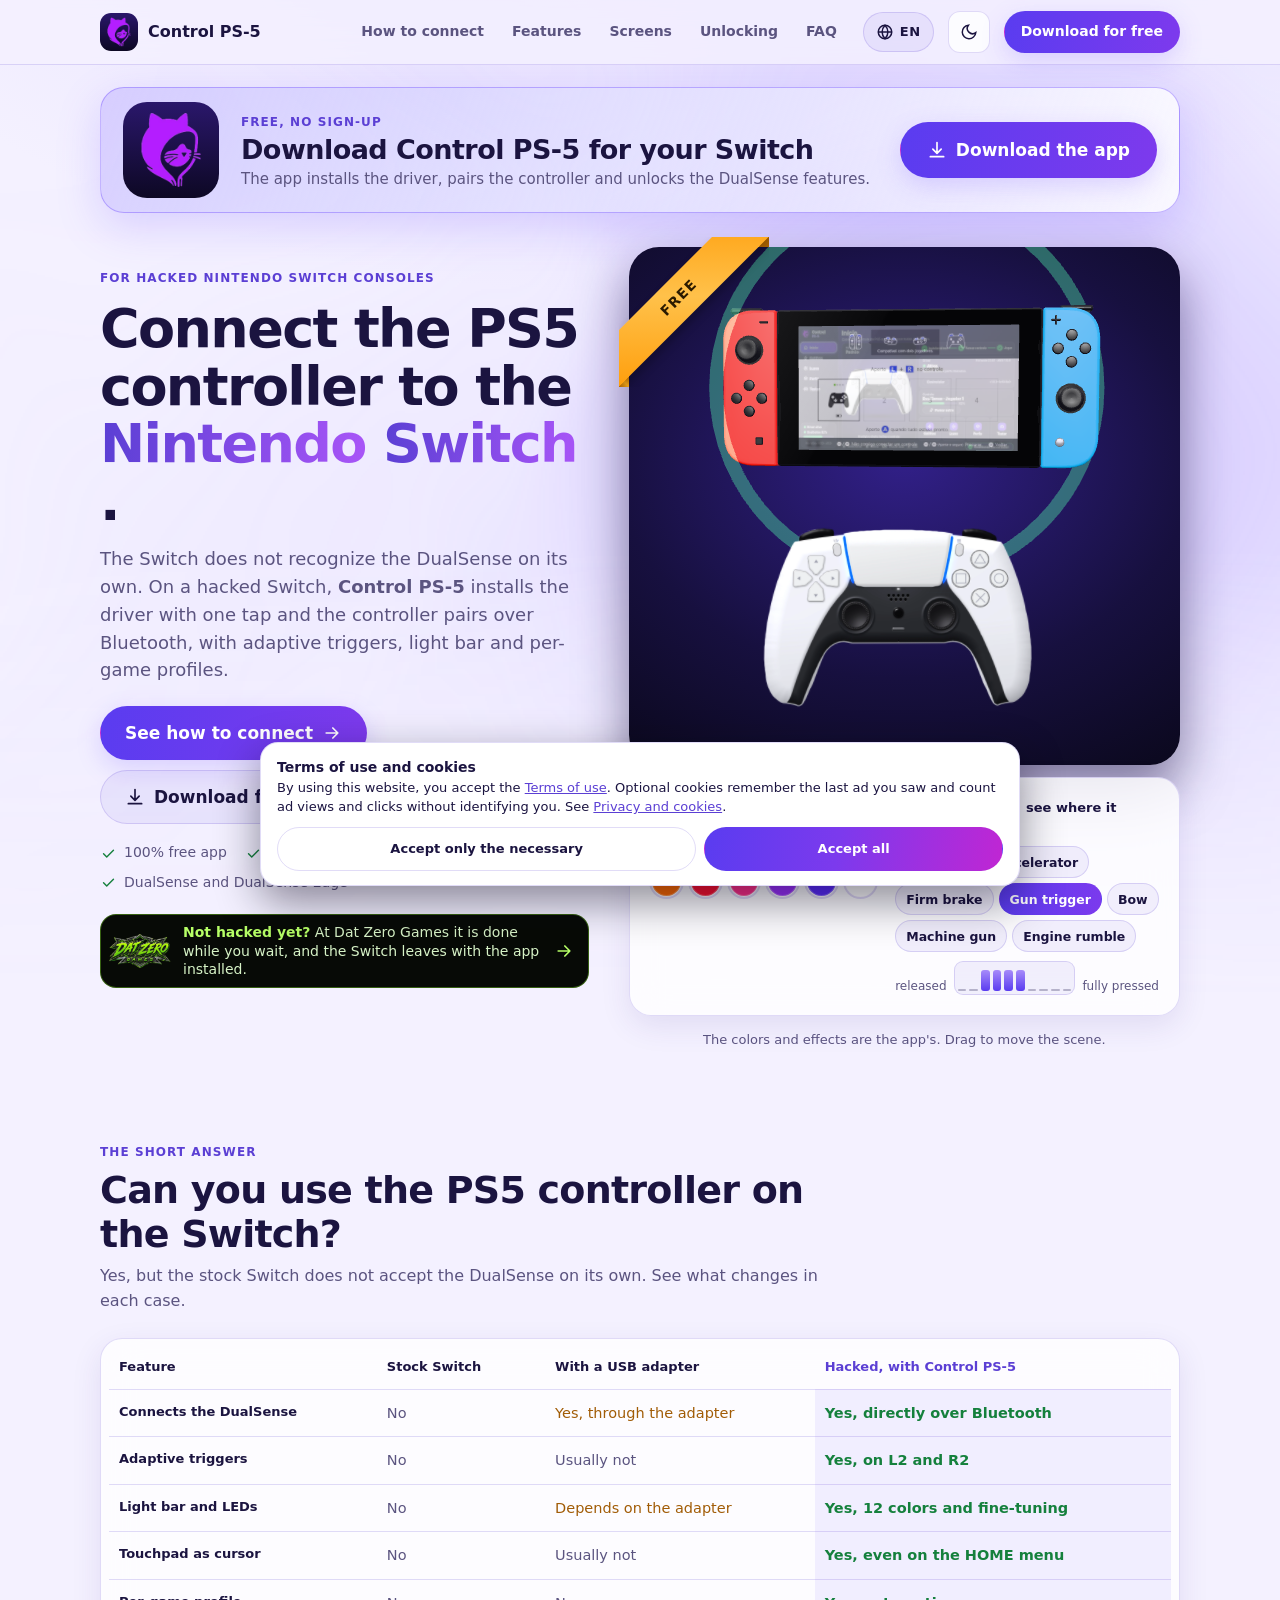
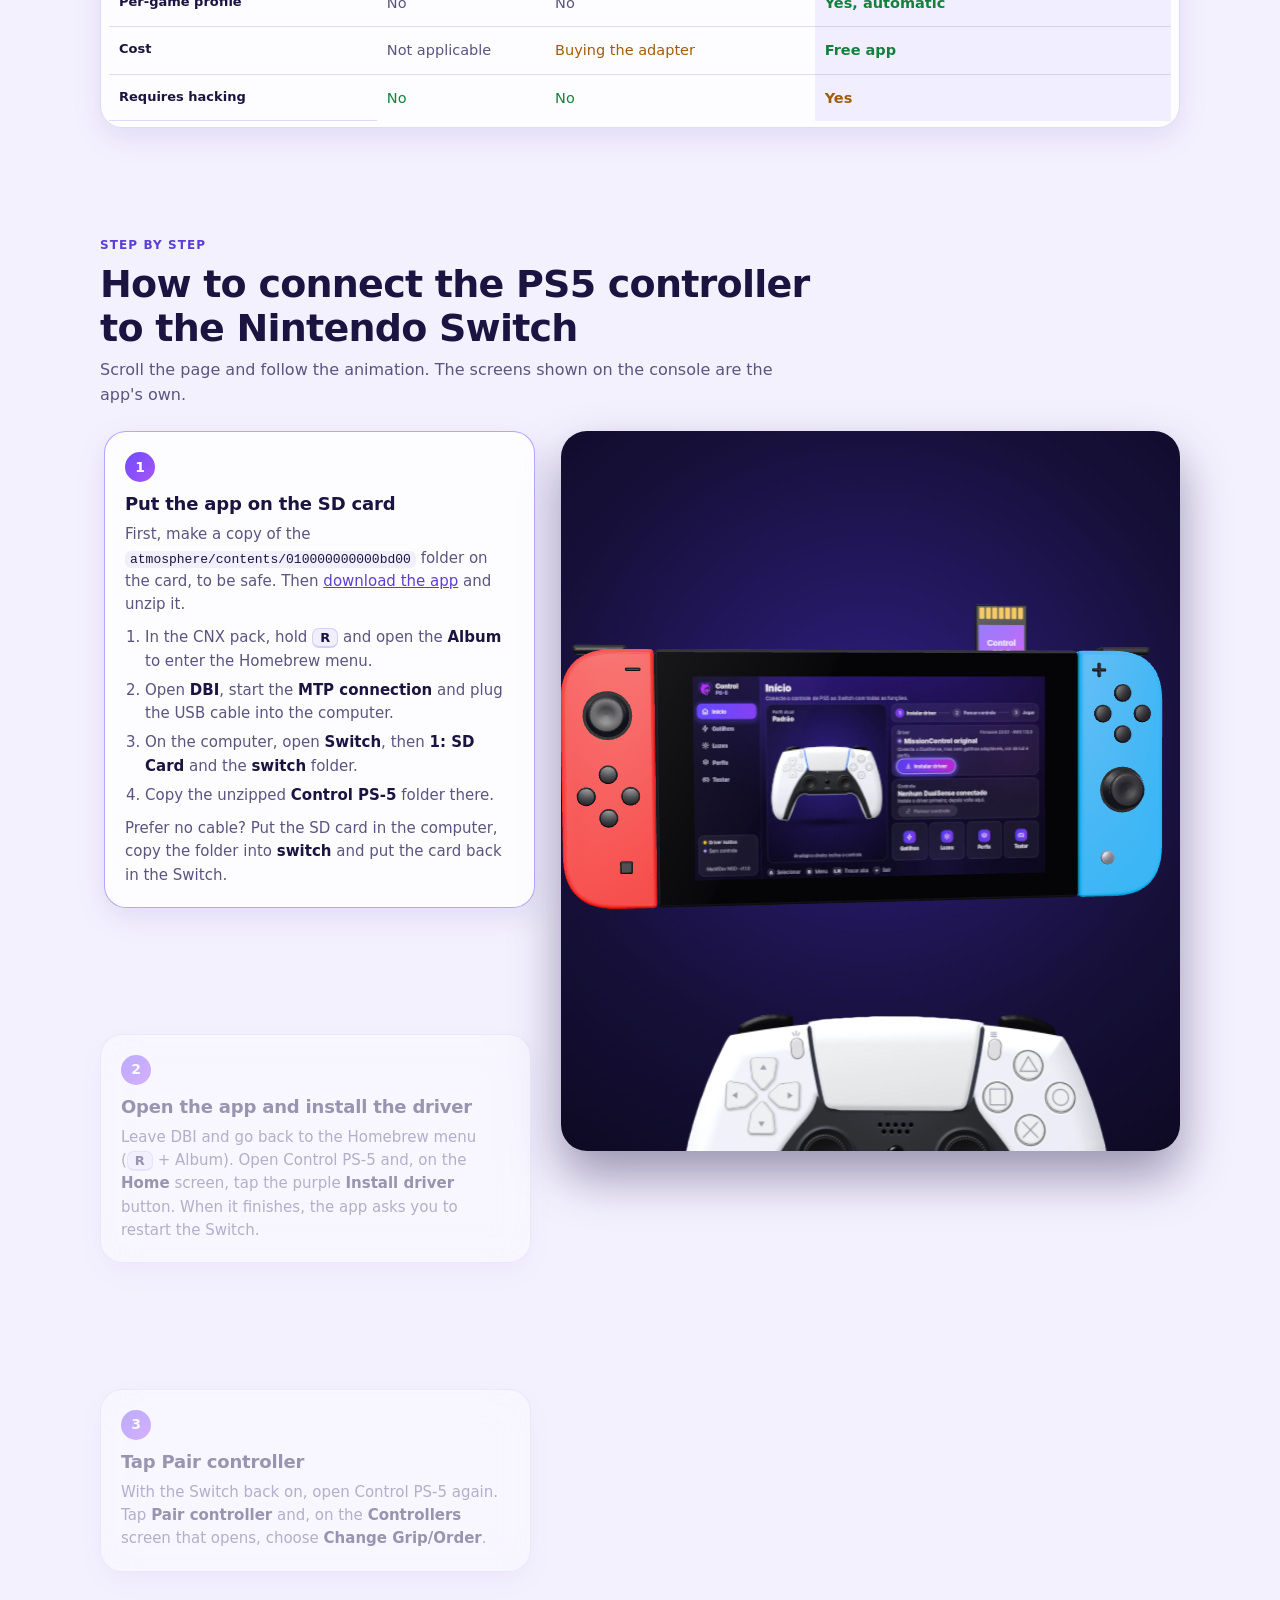
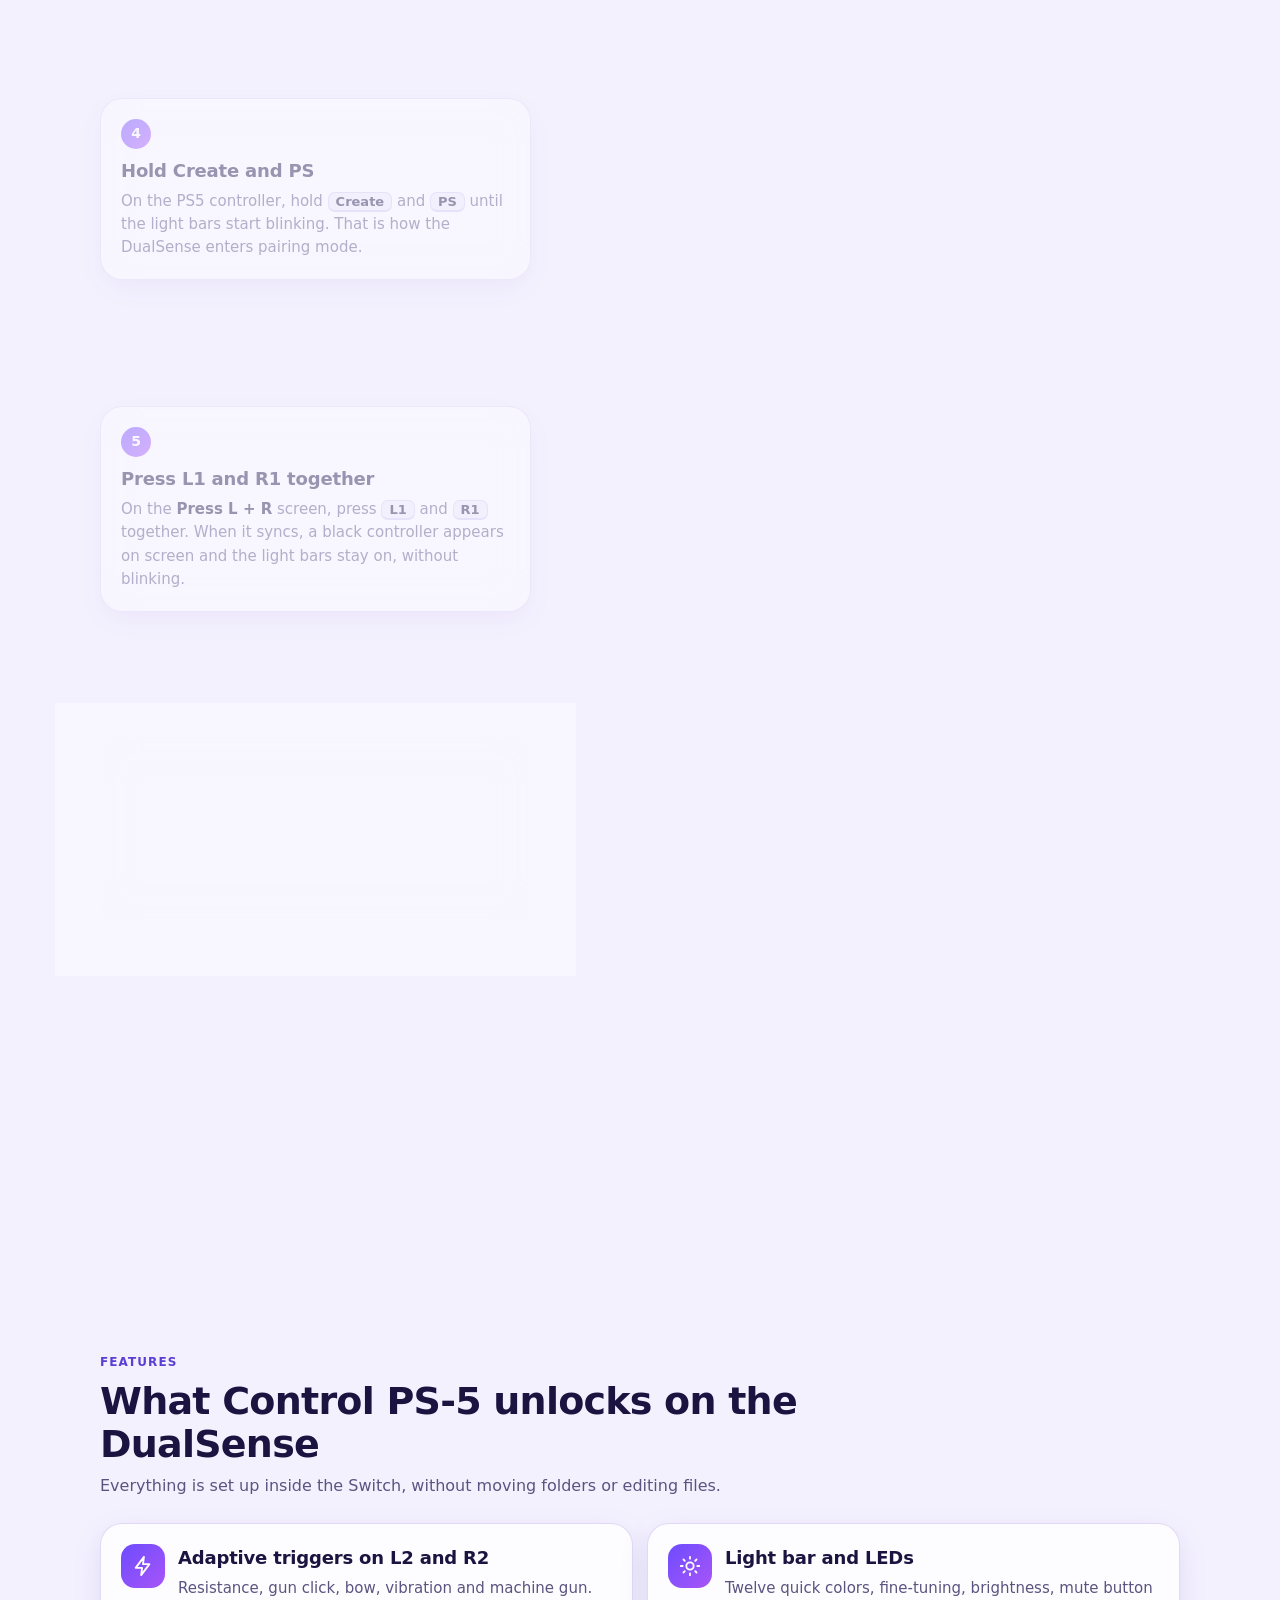
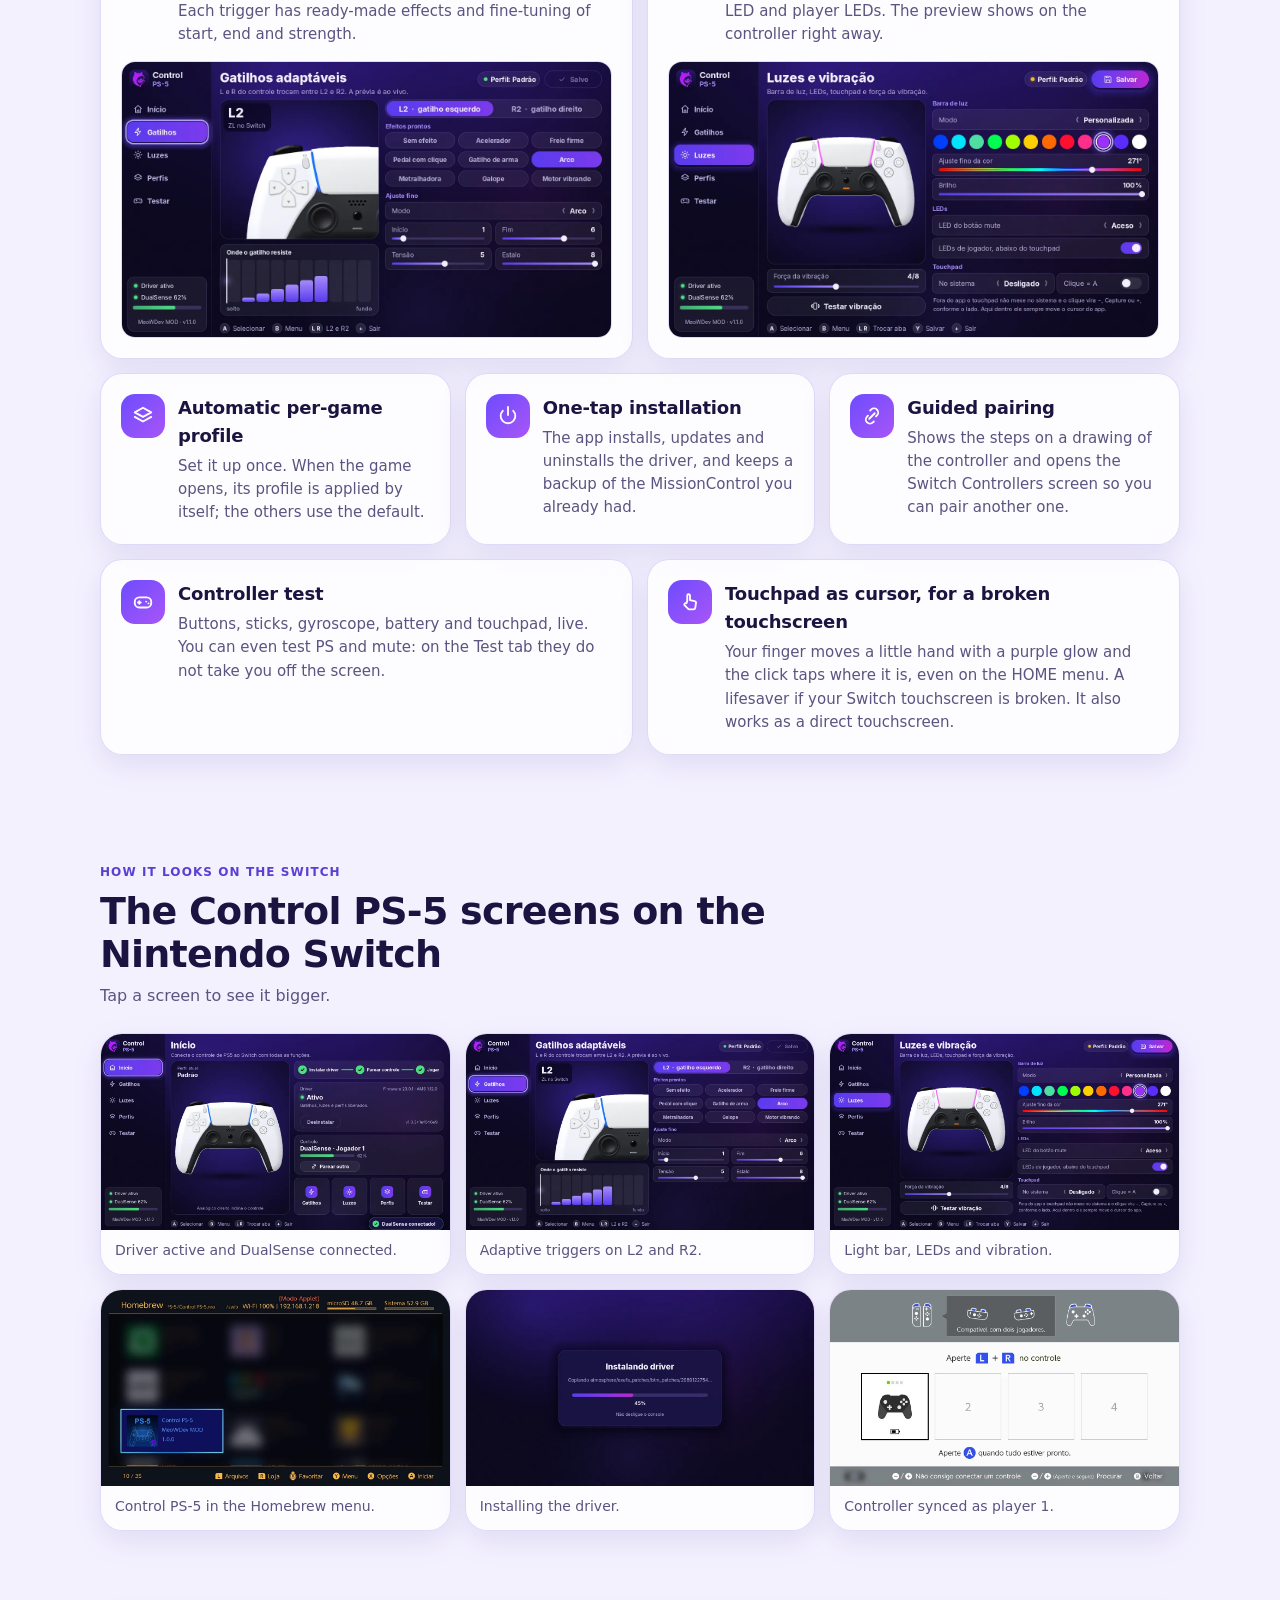
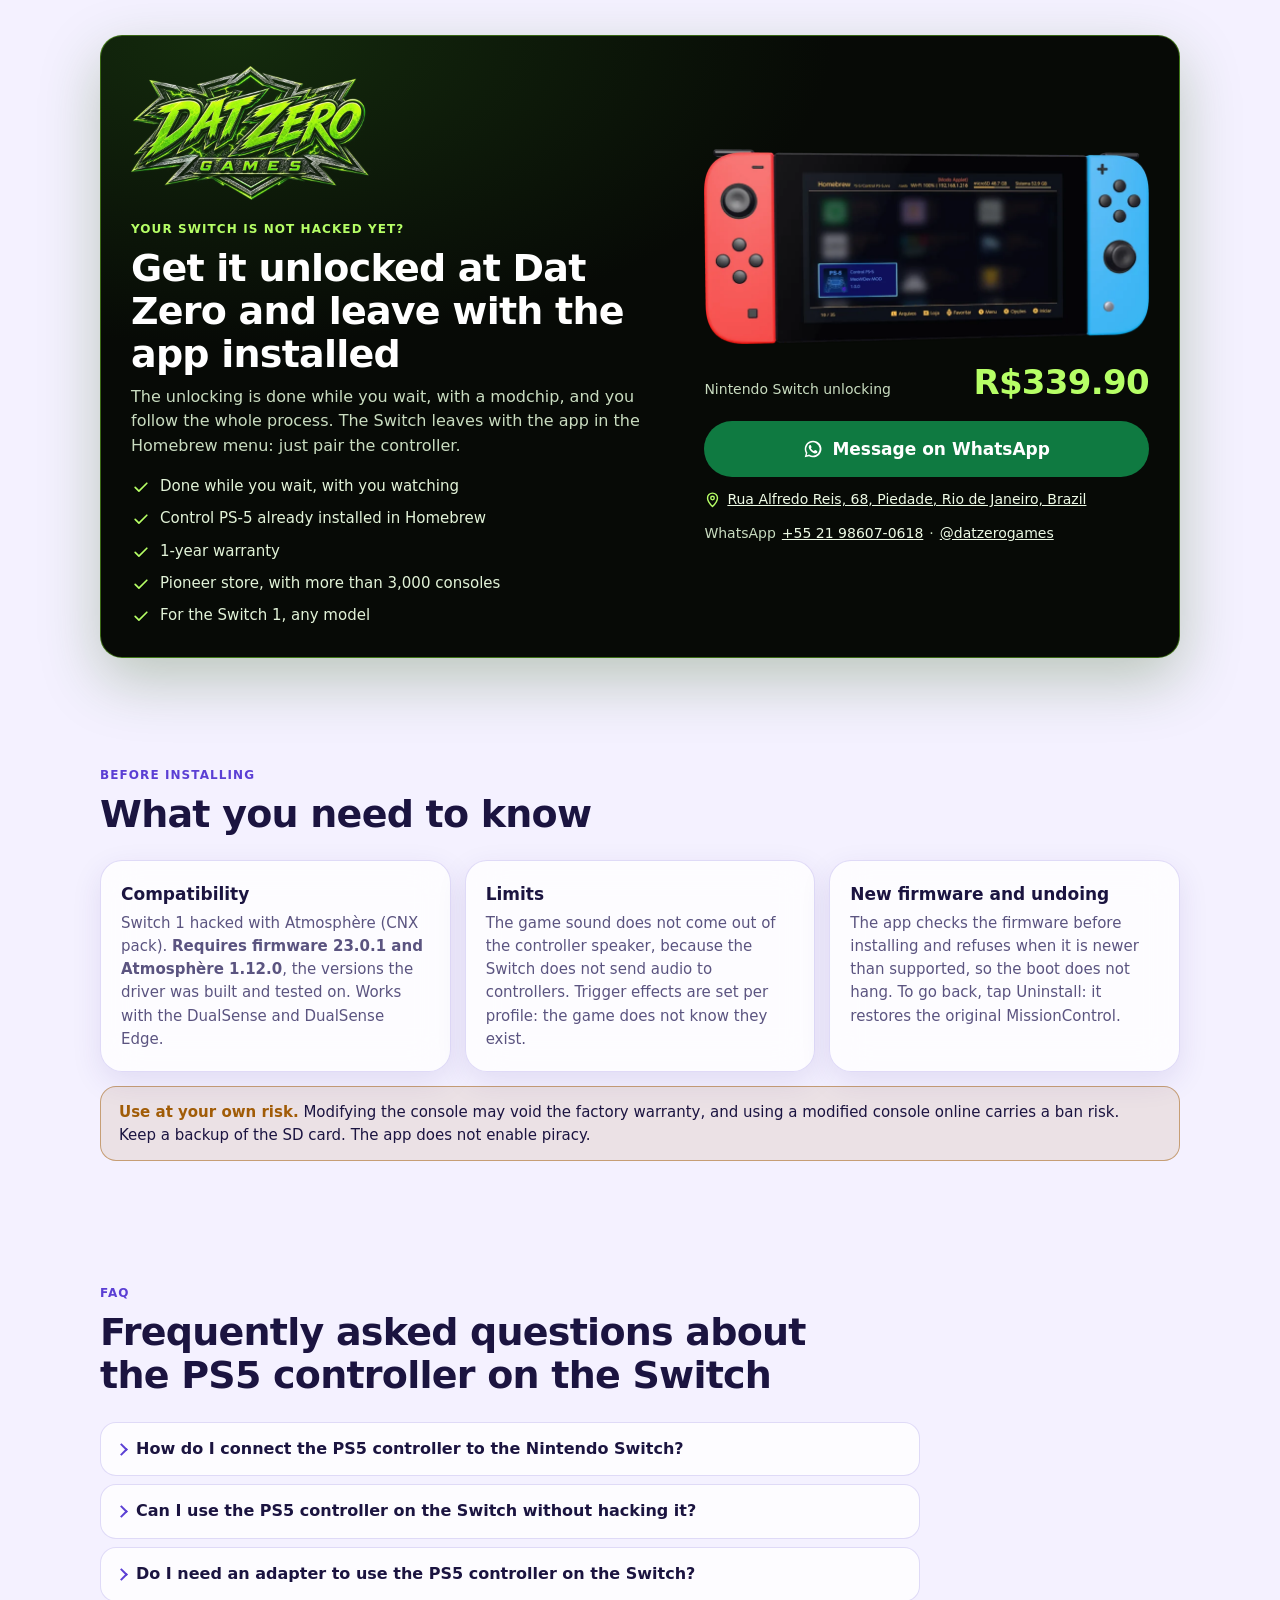
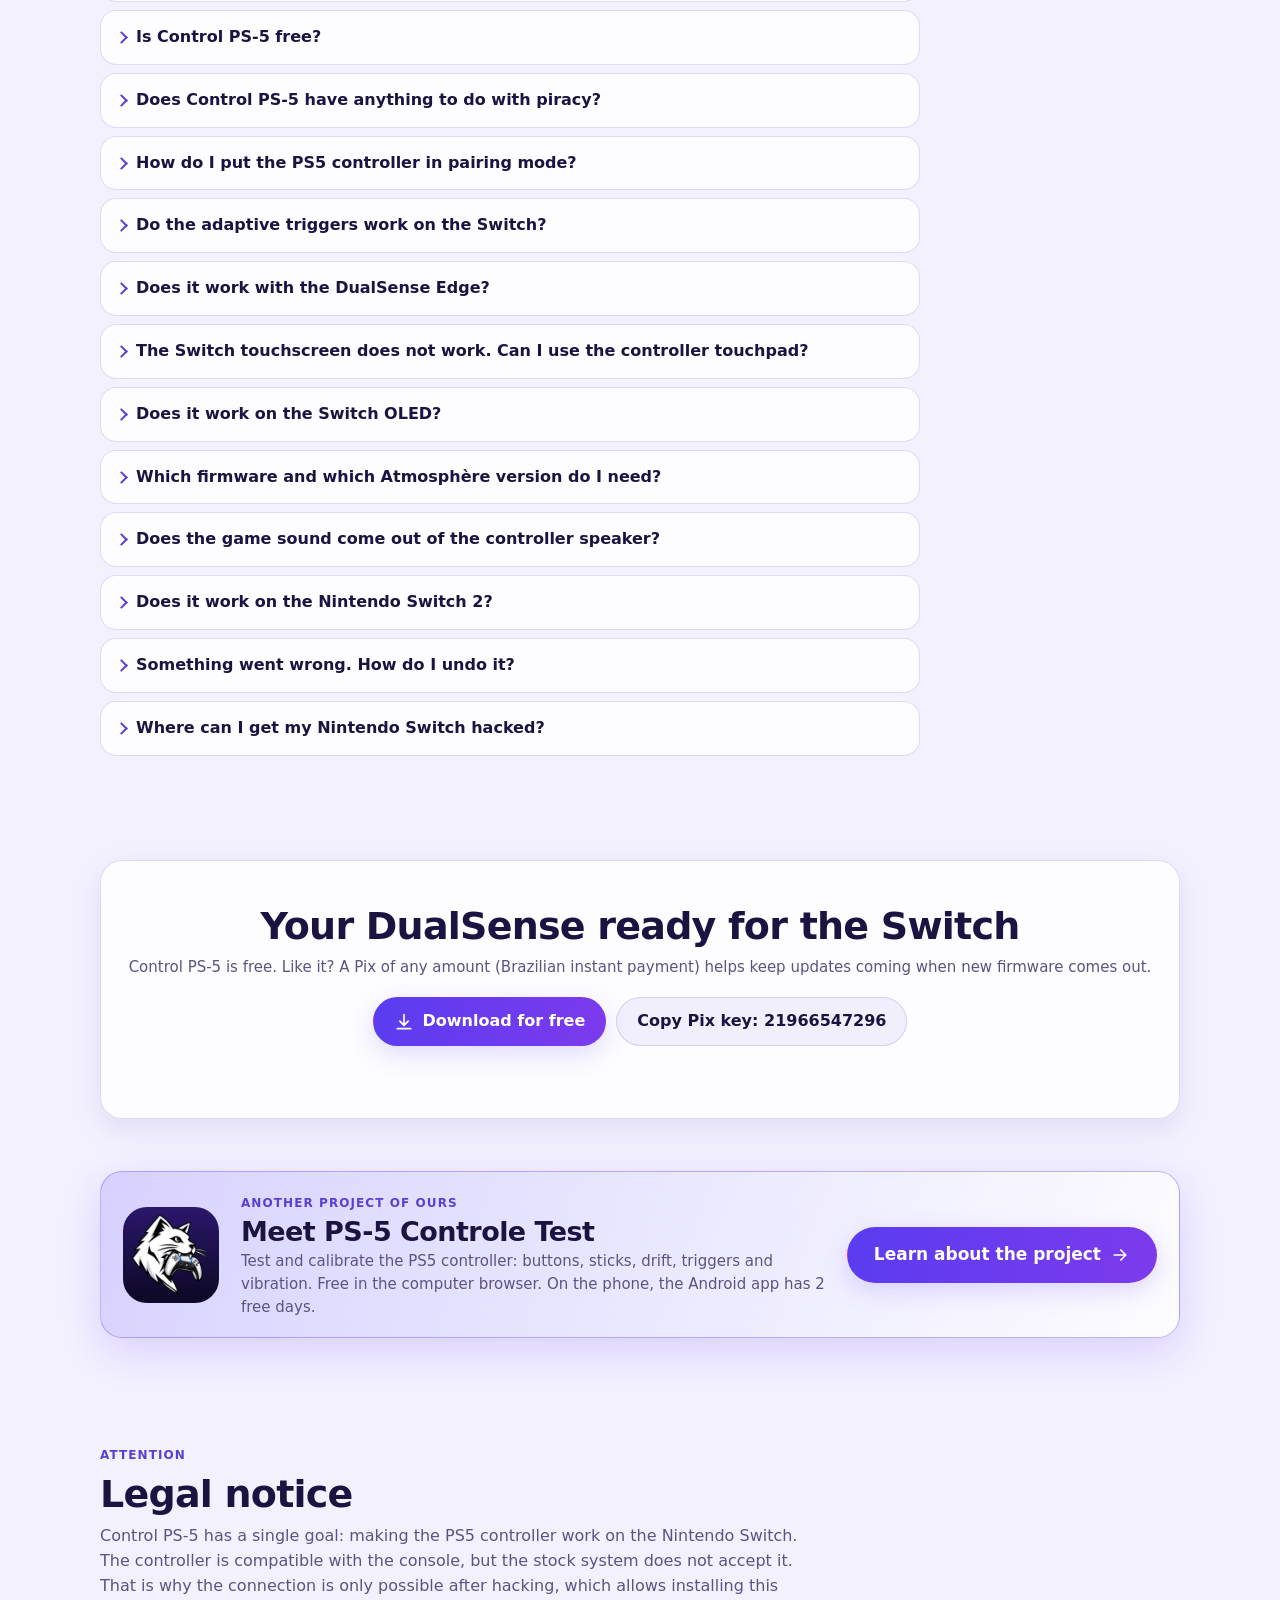
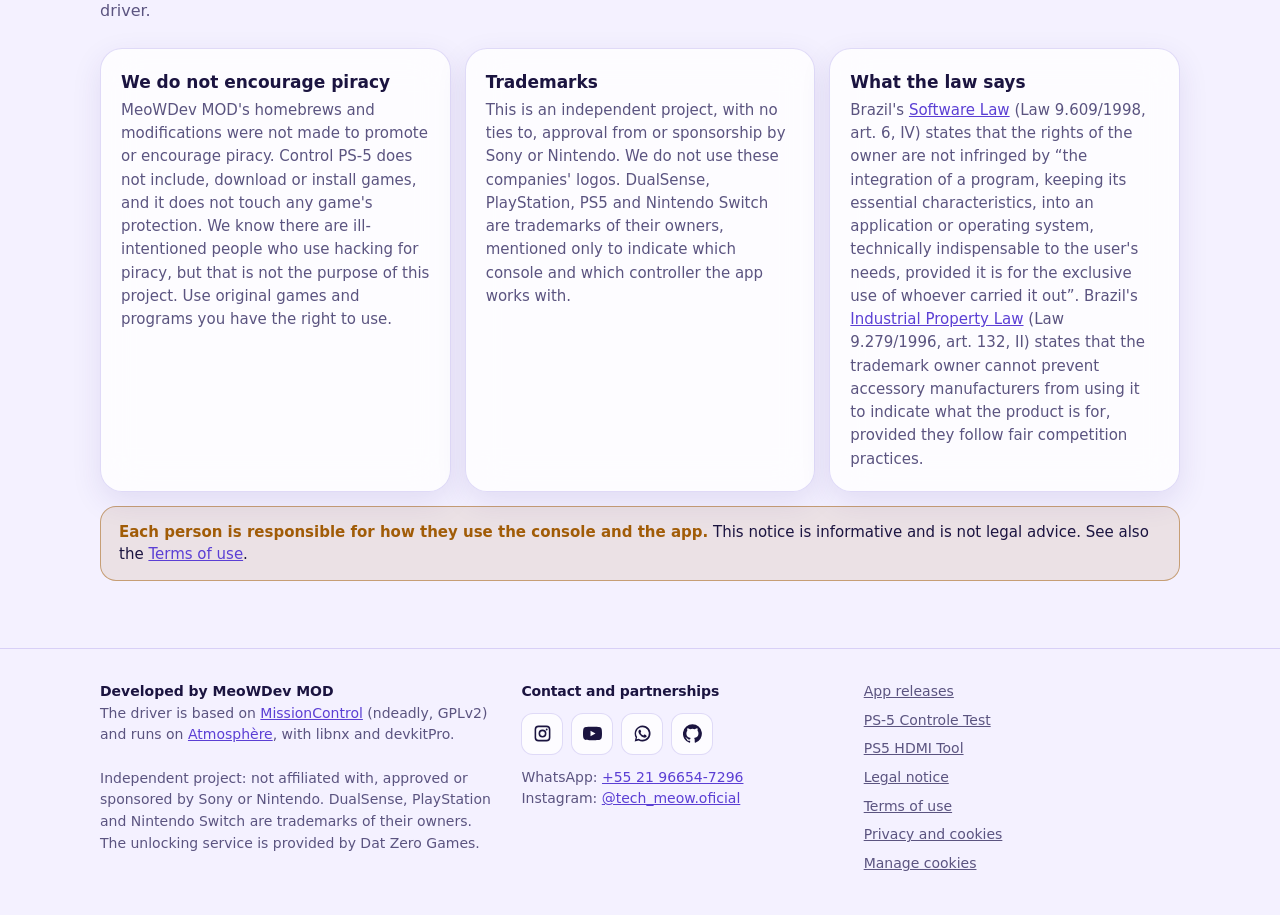
<file: en/index.html>
<!doctype html>
<html lang="en">
<head>
<meta charset="utf-8">
<meta name="viewport" content="width=device-width, initial-scale=1, viewport-fit=cover">
<title>How to connect a PS5 controller to the Nintendo Switch | Control PS-5</title>
<meta name="description" content="Connect the PS5 controller (DualSense) to a hacked Nintendo Switch over Bluetooth, with no adapter. Free app, with adaptive triggers, light bar and touchpad.">
<meta name="keywords" content="how to connect PS5 controller to Nintendo Switch, PS5 controller on Switch, DualSense on Nintendo Switch, use PS5 controller on Switch, pair DualSense with Switch, hacked Switch, DualSense homebrew, Control PS-5, MissionControl, adaptive triggers on Switch, PS5 controller on Switch without adapter, Switch OLED, broken Switch touchscreen, DualSense touchpad as cursor">
<meta name="author" content="MeoWDev MOD">
<meta name="robots" content="index,follow,max-image-preview:large,max-snippet:-1">
<meta name="theme-color" content="#0c0920">
<link rel="canonical" href="https://techmeow.app/Control-PS-5/en/">
<link rel="icon" href="../img/icon-192.png" type="image/png">
<link rel="apple-touch-icon" href="../img/icon-180.png">
<meta property="og:type" content="website">
<meta property="og:site_name" content="Control PS-5">
<meta property="og:title" content="How to connect the PS5 controller to the Nintendo Switch">
<meta property="og:description" content="Free app for hacked Switch consoles: pairs the DualSense over Bluetooth, with no adapter, with adaptive triggers, light bar and per-game profiles.">
<meta property="og:image" content="https://techmeow.app/Control-PS-5/img/og-en.jpg">
<meta property="og:image:width" content="1200">
<meta property="og:image:height" content="630">
<meta property="og:image:alt" content="Nintendo Switch with the Control PS-5 app on screen and a white PS5 controller connected, with the light bar on">
<meta property="og:url" content="https://techmeow.app/Control-PS-5/en/">
<meta property="og:locale" content="en_US">
<meta name="twitter:card" content="summary_large_image">
<meta name="twitter:title" content="How to connect the PS5 controller to the Nintendo Switch">
<meta name="twitter:description" content="Free app for hacked Switch consoles: pairs the DualSense over Bluetooth, with no adapter, with adaptive triggers, light bar and per-game profiles.">
<meta name="twitter:image" content="https://techmeow.app/Control-PS-5/img/og-en.jpg">
<meta name="twitter:image:alt" content="Nintendo Switch with the Control PS-5 app on screen and a white PS5 controller connected, with the light bar on">
<script type="application/ld+json">
{
  "@context": "https://schema.org",
  "@graph": [
    {
      "@type": "Organization",
      "@id": "https://techmeow.app/Control-PS-5/#org",
      "name": "MeoWDev MOD",
      "url": "https://techmeow.app/Control-PS-5/en/",
      "logo": "https://techmeow.app/Control-PS-5/img/icon-512.png",
      "sameAs": [
        "https://www.instagram.com/tech_meow.oficial",
        "https://www.youtube.com/@techmeow",
        "https://github.com/MeoWDev-MOD"
      ]
    },
    {
      "@type": "WebSite",
      "name": "Control PS-5",
      "url": "https://techmeow.app/Control-PS-5/en/",
      "inLanguage": "en",
      "publisher": {
        "@id": "https://techmeow.app/Control-PS-5/#org"
      },
      "@id": "https://techmeow.app/Control-PS-5/#site"
    },
    {
      "@type": "WebPage",
      "@id": "https://techmeow.app/Control-PS-5/#pagina",
      "url": "https://techmeow.app/Control-PS-5/en/",
      "name": "How to connect a PS5 controller to the Nintendo Switch | Control PS-5",
      "description": "Connect the PS5 controller (DualSense) to a hacked Nintendo Switch over Bluetooth, with no adapter. Free app, with adaptive triggers, light bar and touchpad.",
      "inLanguage": "en",
      "isPartOf": {
        "@id": "https://techmeow.app/Control-PS-5/#site"
      },
      "about": {
        "@id": "https://techmeow.app/Control-PS-5/#app"
      },
      "primaryImageOfPage": {
        "@type": "ImageObject",
        "url": "https://techmeow.app/Control-PS-5/img/og-en.jpg",
        "width": 1200,
        "height": 630
      },
      "dateModified": "2026-11-04"
    },
    {
      "@type": "SoftwareApplication",
      "name": "Control PS-5",
      "description": "Free app for hacked Nintendo Switch consoles that installs the driver and connects the PS5 controller (DualSense and DualSense Edge) over Bluetooth, with adaptive triggers, light bar, touchpad and per-game profiles.",
      "applicationCategory": "UtilitiesApplication",
      "operatingSystem": "Nintendo Switch com Atmosphère",
      "softwareVersion": "1.1.0",
      "offers": {
        "@type": "Offer",
        "price": "0",
        "priceCurrency": "BRL"
      },
      "author": {
        "@id": "https://techmeow.app/Control-PS-5/#org"
      },
      "downloadUrl": "https://github.com/MeoWDev-MOD/Control-PS-5/releases/latest/download/Control-PS-5.zip",
      "image": "https://techmeow.app/Control-PS-5/img/og-en.jpg",
      "screenshot": [
        "https://techmeow.app/Control-PS-5/img/dualsense-conectado-no-nintendo-switch.webp",
        "https://techmeow.app/Control-PS-5/img/gatilhos-adaptaveis-do-dualsense-no-switch.webp",
        "https://techmeow.app/Control-PS-5/img/barra-de-luz-e-vibracao-do-dualsense-no-switch.webp"
      ],
      "inLanguage": "en",
      "@id": "https://techmeow.app/Control-PS-5/#app",
      "url": "https://techmeow.app/Control-PS-5/en/",
      "isAccessibleForFree": true,
      "softwareRequirements": "Nintendo Switch 1 desbloqueado, firmware 23.0.1 e Atmosphère 1.12.0",
      "datePublished": "2026-10-15",
      "dateModified": "2026-11-04",
      "fileSize": "5 MB",
      "releaseNotes": "https://github.com/MeoWDev-MOD/Control-PS-5/releases/tag/v1.1.0",
      "featureList": [
        "Conexão do DualSense por Bluetooth, sem adaptador",
        "Gatilhos adaptáveis em L2 e R2",
        "Barra de luz com 12 cores e ajuste fino",
        "LED do mute e LEDs de jogador",
        "Perfil automático por jogo",
        "Touchpad como cursor, inclusive no menu HOME",
        "Teste de botões, analógicos, giroscópio e touchpad"
      ]
    },
    {
      "@type": "HowTo",
      "name": "How to connect the PS5 controller to the Nintendo Switch",
      "description": "Step by step to pair the DualSense with a hacked Nintendo Switch using the free Control PS-5 app.",
      "image": "https://techmeow.app/Control-PS-5/img/og-en.jpg",
      "supply": [
        {
          "@type": "HowToSupply",
          "name": "Controle de PS5 (DualSense ou DualSense Edge)"
        },
        {
          "@type": "HowToSupply",
          "name": "Nintendo Switch desbloqueado com Atmosphère"
        }
      ],
      "tool": [
        {
          "@type": "HowToTool",
          "name": "App Control PS-5"
        },
        {
          "@type": "HowToTool",
          "name": "Computador com cabo USB ou leitor de cartão SD"
        }
      ],
      "step": [
        {
          "@type": "HowToStep",
          "position": 1,
          "name": "Put the app on the SD card",
          "text": "Download and unzip Control PS-5 and copy the folder into the switch folder of the SD card, through DBI with a USB cable or with the card in the computer.",
          "image": "https://techmeow.app/Control-PS-5/img/menu-homebrew-com-control-ps5-no-nintendo-switch.webp"
        },
        {
          "@type": "HowToStep",
          "position": 2,
          "name": "Install the driver",
          "text": "Open Control PS-5 from the Homebrew menu and, on the Home screen, tap the purple Install driver button. When it finishes, restart the Switch.",
          "image": "https://techmeow.app/Control-PS-5/img/app-control-ps5-instalar-driver-dualsense.webp"
        },
        {
          "@type": "HowToStep",
          "position": 3,
          "name": "Tap Pair controller",
          "text": "Open the app again, tap Pair controller and, on the Controllers screen, choose Change Grip/Order.",
          "image": "https://techmeow.app/Control-PS-5/img/tela-controles-do-nintendo-switch-mudar-ordem.webp"
        },
        {
          "@type": "HowToStep",
          "position": 4,
          "name": "Hold Create and PS",
          "text": "On the controller, hold Create and PS until the light bars start blinking."
        },
        {
          "@type": "HowToStep",
          "position": 5,
          "name": "Press L1 and R1 together",
          "text": "On the Press L + R screen, press L1 and R1 together. When it syncs, a black controller appears on screen and the light bars stay on, without blinking.",
          "image": "https://techmeow.app/Control-PS-5/img/aperte-l-e-r-para-sincronizar-controle-ps5-no-switch.webp"
        },
        {
          "@type": "HowToStep",
          "position": 6,
          "name": "Set up the controller",
          "text": "Go back to the app and adjust triggers, lights and profiles the way you want.",
          "image": "https://techmeow.app/Control-PS-5/img/dualsense-conectado-no-nintendo-switch.webp"
        }
      ]
    },
    {
      "@type": "FAQPage",
      "mainEntity": [
        {
          "@type": "Question",
          "name": "How do I connect the PS5 controller to the Nintendo Switch?",
          "acceptedAnswer": {
            "@type": "Answer",
            "text": "On a hacked Switch, copy the free Control PS-5 app to the SD card, install the driver from the app and restart. Then tap Pair controller, hold Create and PS until the light bars blink and press L1 and R1 together on the Press L + R screen."
          }
        },
        {
          "@type": "Question",
          "name": "Can I use the PS5 controller on the Switch without hacking it?",
          "acceptedAnswer": {
            "@type": "Answer",
            "text": "Not with this app. The stock Switch does not recognize the DualSense over Bluetooth, and Control PS-5 needs a hacked Switch with Atmosphère. Without hacking it, the way is a third-party USB adapter, which usually treats the DualSense as a regular controller."
          }
        },
        {
          "@type": "Question",
          "name": "Do I need an adapter to use the PS5 controller on the Switch?",
          "acceptedAnswer": {
            "@type": "Answer",
            "text": "With Control PS-5, no: on a hacked Switch, the DualSense pairs directly over Bluetooth. Without hacking it, you need a third-party Bluetooth adapter, such as those from 8BitDo, which usually treats the DualSense as a regular controller."
          }
        },
        {
          "@type": "Question",
          "name": "Is Control PS-5 free?",
          "acceptedAnswer": {
            "@type": "Answer",
            "text": "Yes. The download and all features are free, and anyone who wants to can support the project with a Pix of any amount."
          }
        },
        {
          "@type": "Question",
          "name": "Does Control PS-5 have anything to do with piracy?",
          "acceptedAnswer": {
            "@type": "Answer",
            "text": "No. The app only connects the PS5 controller to the Switch: it does not include, download or install games, and it does not touch any game's protection. Hacking is needed because the stock system does not accept the controller."
          }
        },
        {
          "@type": "Question",
          "name": "How do I put the PS5 controller in pairing mode?",
          "acceptedAnswer": {
            "@type": "Answer",
            "text": "Hold the Create and PS buttons at the same time until the light bars around the touchpad start blinking."
          }
        },
        {
          "@type": "Question",
          "name": "Do the adaptive triggers work on the Switch?",
          "acceptedAnswer": {
            "@type": "Answer",
            "text": "Yes, with Control PS-5. You choose the L2 and R2 effect in the app, such as resistance, gun click, bow, vibration or machine gun. The effects are per profile: the game does not know they exist."
          }
        },
        {
          "@type": "Question",
          "name": "Does it work with the DualSense Edge?",
          "acceptedAnswer": {
            "@type": "Answer",
            "text": "Yes. The app works with the DualSense and the DualSense Edge."
          }
        },
        {
          "@type": "Question",
          "name": "The Switch touchscreen does not work. Can I use the controller touchpad?",
          "acceptedAnswer": {
            "@type": "Answer",
            "text": "Yes, on a hacked Switch. In the app, open Lights, choose Cursor mode under Touchpad, save with Y and open the Control PS-5 Pointer overlay through Tesla or Ultrahand (L + ↓ + R3). Your finger moves a little hand and the click taps where it is, even on the HOME menu. The screen is still broken: the touchpad just does its job."
          }
        },
        {
          "@type": "Question",
          "name": "Does it work on the Switch OLED?",
          "acceptedAnswer": {
            "@type": "Answer",
            "text": "Yes. The app is for the Switch 1 hacked with Atmosphère and was tested on a Switch OLED. The Switch 2 is not compatible."
          }
        },
        {
          "@type": "Question",
          "name": "Which firmware and which Atmosphère version do I need?",
          "acceptedAnswer": {
            "@type": "Answer",
            "text": "Firmware 23.0.1 and Atmosphère 1.12.0, the versions the driver was built and tested on. The app checks the firmware before installing and refuses when it is newer than supported, so the console's boot does not hang."
          }
        },
        {
          "@type": "Question",
          "name": "Does the game sound come out of the controller speaker?",
          "acceptedAnswer": {
            "@type": "Answer",
            "text": "No. The Switch does not send audio to controllers, so the DualSense speaker does not play the game sound."
          }
        },
        {
          "@type": "Question",
          "name": "Does it work on the Nintendo Switch 2?",
          "acceptedAnswer": {
            "@type": "Answer",
            "text": "No. Control PS-5 is for the hacked Switch 1, and the Switch 2 cannot be hacked."
          }
        },
        {
          "@type": "Question",
          "name": "Something went wrong. How do I undo it?",
          "acceptedAnswer": {
            "@type": "Answer",
            "text": "Open the app and tap Uninstall: it restores the original MissionControl. If the app does not open, delete the atmosphere/contents/010000000000bd00 folder and paste back your backup."
          }
        },
        {
          "@type": "Question",
          "name": "Where can I get my Nintendo Switch hacked?",
          "acceptedAnswer": {
            "@type": "Answer",
            "text": "At Dat Zero Games, in Piedade, Rio de Janeiro, Brazil. The unlocking is done while you wait, with a modchip, you follow the whole process and the Switch leaves with Control PS-5 already installed in the Homebrew menu. WhatsApp: +55 21 98607-0618."
          }
        }
      ]
    }
  ]
}
</script>
<script>
  try { const t = localStorage.getItem("ctl.theme"); if (t === "light" || t === "dark") document.documentElement.dataset.theme = t; } catch (e) {}
  try { if (sessionStorage.getItem("ctl.pt")) { sessionStorage.removeItem("ctl.pt"); document.documentElement.classList.add("pt"); } } catch (e) {}
</script>
<style>:root{--pt-logo:url(../img/logo-gato-control-ps5.webp)}.webtit{display:block;font-size:clamp(20px,2.4vw,27px);line-height:1.14;letter-spacing:-.02em;font-weight:800;margin:2px 0}</style>
<link rel="preload" as="image" href="../img/controle-de-ps5-conectado-no-nintendo-switch-3d.webp" fetchpriority="high">
<link rel="stylesheet" href="../css/site.css">
<!--i18n:head-->
<link rel="alternate" hreflang="pt-BR" href="https://techmeow.app/Control-PS-5/">
<link rel="alternate" hreflang="en" href="https://techmeow.app/Control-PS-5/en/">
<link rel="alternate" hreflang="es" href="https://techmeow.app/Control-PS-5/es/">
<link rel="alternate" hreflang="ru" href="https://techmeow.app/Control-PS-5/ru/">
<link rel="alternate" hreflang="x-default" href="https://techmeow.app/Control-PS-5/">
<style>.i18n-menu{position:relative;display:inline-flex;flex:none}.i18n-btn{display:inline-flex;align-items:center;gap:6px;min-height:40px;padding:0 12px;border-radius:99px;border:1px solid var(--line,rgba(127,127,127,.35));background:var(--surface2,transparent);color:inherit;font:inherit;font-size:13px;font-weight:700;letter-spacing:.04em;cursor:pointer}.i18n-btn:hover{border-color:currentColor}.i18n-lista{position:absolute;right:0;top:calc(100% + 8px);z-index:200;list-style:none;margin:0;padding:6px;min-width:176px;border-radius:14px;border:1px solid var(--line,rgba(127,127,127,.35));background:var(--surface,#16122c);box-shadow:0 18px 40px rgba(0,0,0,.35)}.i18n-lista a{display:flex;align-items:center;gap:10px;padding:9px 10px;border-radius:9px;color:inherit;text-decoration:none;font-size:14px;font-weight:600}.i18n-lista a b{font-size:11px;letter-spacing:.06em;opacity:.65;width:22px}.i18n-lista a:hover,.i18n-lista a:focus-visible{background:var(--surface2,rgba(127,127,127,.15))}.i18n-lista a[aria-current]{color:var(--accent,#a78bfa)}.i18n-sug{position:absolute;right:0;top:calc(100% + 8px);z-index:199;display:flex;align-items:center;gap:8px;white-space:nowrap;padding:8px 8px 8px 14px;border-radius:99px;font-size:13px;font-weight:600;border:1px solid var(--line,rgba(127,127,127,.35));background:var(--surface,#16122c);box-shadow:0 14px 34px rgba(0,0,0,.35)}.i18n-sug a{padding:6px 12px;border-radius:99px;background:var(--accent,#7c5cff);color:#fff;text-decoration:none}.i18n-sug button{border:0;background:none;color:inherit;font:inherit;font-size:16px;line-height:1;padding:4px 6px;cursor:pointer;opacity:.7}.i18n-sug.m{position:fixed;left:12px;right:12px;top:calc(76px + env(safe-area-inset-top));z-index:60;justify-content:space-between;white-space:normal}</style>
<script>(function(){var A="en",M={"pt": "../", "en": "./", "es": "../es/", "ru": "../ru/"},S={"pt": ["Ler esta página em português?", "Abrir"], "en": ["Read this page in English?", "Open"], "es": ["¿Leer esta página en español?", "Abrir"], "ru": ["Открыть эту страницу на русском?", "Открыть"]},K="techmeow.lang";
function salva(l){try{localStorage.setItem(K,l)}catch(e){}}
var p=null;try{p=localStorage.getItem(K)}catch(e){}
if(p&&p!==A&&M[p]){location.replace(M[p]+location.search+location.hash);return}
document.addEventListener("DOMContentLoaded",function(){var m=document.querySelector("[data-i18n-menu]");if(!m)return;
var b=m.querySelector(".i18n-btn"),l=m.querySelector(".i18n-lista");
function abre(v){l.hidden=!v;b.setAttribute("aria-expanded",v?"true":"false")}
b.addEventListener("click",function(e){e.stopPropagation();var s=document.querySelector(".i18n-sug");if(s)s.remove();abre(l.hidden)});
document.addEventListener("click",function(e){if(!m.contains(e.target))abre(false)});
document.addEventListener("keydown",function(e){if(e.key==="Escape"){abre(false);b.focus()}});
m.querySelectorAll("a[data-lang]").forEach(function(a){a.addEventListener("click",function(e){salva(a.dataset.lang);
e.preventDefault();location.href=a.getAttribute("href")+location.hash})});
if(p)return;var n=((navigator.languages&&navigator.languages[0])||navigator.language||"").toLowerCase().slice(0,2);
var q=M[n]?n:(n&&n!=="pt"?"en":null);if(!q||q===A||!M[q])return;
var s=document.createElement("div");s.className="i18n-sug";s.setAttribute("role","status");s.lang=q;
s.innerHTML='<span></span><a></a><button type="button" aria-label="×">×</button>';
s.querySelector("span").textContent=S[q][0];var a=s.querySelector("a");a.textContent=S[q][1];a.href=M[q];
a.addEventListener("click",function(){salva(q)});
s.querySelector("button").addEventListener("click",function(){salva(A);s.remove()});
if(matchMedia("(max-width:600px)").matches){s.classList.add("m");document.body.appendChild(s)}else m.appendChild(s)})})();</script>
<!--/i18n:head-->
</head>
<body>
<svg width="0" height="0" style="position:absolute" aria-hidden="true">
  <symbol id="s-ig" viewBox="0 0 24 24"><path d="M7 2h10a5 5 0 0 1 5 5v10a5 5 0 0 1-5 5H7a5 5 0 0 1-5-5V7a5 5 0 0 1 5-5zm0 2a3 3 0 0 0-3 3v10a3 3 0 0 0 3 3h10a3 3 0 0 0 3-3V7a3 3 0 0 0-3-3zm5 3a5 5 0 1 1 0 10 5 5 0 0 1 0-10zm0 2a3 3 0 1 0 0 6 3 3 0 0 0 0-6zm5.3-3.3a1.2 1.2 0 1 1 0 2.4 1.2 1.2 0 0 1 0-2.4z"/></symbol>
  <symbol id="s-yt" viewBox="0 0 24 24"><path d="M23.5 6.2a3 3 0 0 0-2.1-2.1C19.5 3.5 12 3.5 12 3.5s-7.5 0-9.4.6A3 3 0 0 0 .5 6.2C0 8.1 0 12 0 12s0 3.9.5 5.8a3 3 0 0 0 2.1 2.1c1.9.6 9.4.6 9.4.6s7.5 0 9.4-.6a3 3 0 0 0 2.1-2.1C24 15.9 24 12 24 12s0-3.9-.5-5.8zM9.5 15.6V8.4l6.3 3.6z"/></symbol>
  <symbol id="s-wa" viewBox="0 0 24 24"><path d="M12 2a10 10 0 0 0-8.6 15l-1.3 5 5.1-1.3A10 10 0 1 0 12 2zm0 18a8 8 0 0 1-4.2-1.2l-.3-.2-3 .8.8-2.9-.2-.3A8 8 0 1 1 12 20zm4.4-6c-.2-.1-1.4-.7-1.7-.8-.2-.1-.4-.1-.5.1l-.8 1c-.1.2-.3.2-.5.1-.8-.3-2.3-1.1-3.3-3-.2-.3 0-.5.1-.6l.4-.5.2-.4v-.4l-.8-1.8c-.2-.5-.4-.4-.5-.4h-.5c-.2 0-.4.1-.7.3-.2.3-.9.9-.9 2.2s1 2.6 1.1 2.7c.1.2 1.9 3 4.7 4.2 1.7.7 2.3.6 2.8.5.6-.1 1.4-.6 1.6-1.1.2-.6.2-1 .1-1.1 0-.1-.2-.2-.4-.3z"/></symbol>
  <symbol id="s-gh" viewBox="0 0 24 24"><path d="M12 .3a12 12 0 0 0-3.8 23.4c.6.1.8-.3.8-.6v-2c-3.3.7-4-1.6-4-1.6-.6-1.4-1.4-1.8-1.4-1.8-1-.7.1-.7.1-.7 1.2.1 1.8 1.2 1.8 1.2 1.1 1.8 2.8 1.3 3.5 1 .1-.8.4-1.3.8-1.6-2.7-.3-5.5-1.3-5.5-5.9 0-1.3.5-2.4 1.2-3.2-.1-.3-.5-1.5.1-3.2 0 0 1-.3 3.3 1.2a11.5 11.5 0 0 1 6 0c2.3-1.5 3.3-1.2 3.3-1.2.6 1.7.2 2.9.1 3.2.8.8 1.2 1.9 1.2 3.2 0 4.6-2.8 5.6-5.5 5.9.4.4.8 1.1.8 2.2v3.3c0 .3.2.7.8.6A12 12 0 0 0 12 .3z"/></symbol>
  <symbol id="i-down" viewBox="0 0 24 24"><path d="M12 3v12M7 11l5 5 5-5M4 20h16"/></symbol>
  <symbol id="i-arrow" viewBox="0 0 24 24"><path d="M5 12h14M13 6l6 6-6 6"/></symbol>
  <symbol id="i-check" viewBox="0 0 24 24"><path d="M5 12.5l4.5 4.5L19 7.5"/></symbol>
  <symbol id="i-pin" viewBox="0 0 24 24"><path d="M12 22s7-6.5 7-12a7 7 0 1 0-14 0c0 5.5 7 12 7 12z"/><circle cx="12" cy="10" r="2.5"/></symbol>
  <symbol id="i-zap" viewBox="0 0 24 24"><path d="M13 2L4 14h7l-1 8 9-12h-7z"/></symbol>
  <symbol id="i-sun2" viewBox="0 0 24 24"><circle cx="12" cy="12" r="4"/><path d="M12 2v2M12 20v2M4.9 4.9l1.4 1.4M17.7 17.7l1.4 1.4M2 12h2M20 12h2M4.9 19.1l1.4-1.4M17.7 6.3l1.4-1.4"/></symbol>
  <symbol id="i-layers" viewBox="0 0 24 24"><path d="M12 3l9 5-9 5-9-5zM3 13l9 5 9-5"/></symbol>
  <symbol id="i-power" viewBox="0 0 24 24"><path d="M12 2v9M6.3 6.3a8 8 0 1 0 11.4 0"/></symbol>
  <symbol id="i-link" viewBox="0 0 24 24"><path d="M9 15l6-6M10 6l1-1a4.5 4.5 0 0 1 6.4 6.4l-1 1M14 18l-1 1a4.5 4.5 0 0 1-6.4-6.4l1-1"/></symbol>
  <symbol id="i-pad" viewBox="0 0 24 24"><rect x="3" y="7" width="18" height="11" rx="5"/><path d="M8 11v3M6.5 12.5h3M15.5 11.5h.01M18 13.5h.01"/></symbol>
  <symbol id="i-touch" viewBox="0 0 24 24"><path d="M9 11V5a1.5 1.5 0 0 1 3 0v5l5 1a2 2 0 0 1 1.5 2.3l-.8 5a2 2 0 0 1-2 1.7h-4.4a2 2 0 0 1-1.6-.8L6 15.5a1.5 1.5 0 0 1 2-2.1z"/></symbol>
</svg>
<canvas id="fxBg" aria-hidden="true"></canvas>
<header class="top"><div class="wrap">
  <a class="brand" href="./"><img src="../img/icon-192.png" width="38" height="38" alt=""><span>Control PS-5</span></a>
  <nav class="links" aria-label="Sections"><a href="#como-conectar">How to connect</a><a href="#recursos">Features</a><a href="#telas">Screens</a><a href="#desbloqueio">Unlocking</a><a href="#duvidas">FAQ</a></nav>
  <!--i18n:menu--><div class="i18n-menu" data-i18n-menu><button type="button" class="i18n-btn" aria-haspopup="true" aria-expanded="false" aria-label="Language: English" title="Language"><svg viewBox="0 0 24 24" width="18" height="18" fill="none" stroke="currentColor" stroke-width="2" aria-hidden="true"><circle cx="12" cy="12" r="9"/><path d="M3 12h18M12 3c2.6 2.8 3.9 5.8 3.9 9s-1.3 6.2-3.9 9c-2.6-2.8-3.9-5.8-3.9-9s1.3-6.2 3.9-9z"/></svg><span>EN</span></button><ul class="i18n-lista" hidden><li><a href="../" hreflang="pt-BR" lang="pt-BR" data-lang="pt"><b>PT</b>Português</a></li><li><a href="./" hreflang="en" lang="en" data-lang="en" aria-current="true"><b>EN</b>English</a></li><li><a href="../es/" hreflang="es" lang="es" data-lang="es"><b>ES</b>Español</a></li><li><a href="../ru/" hreflang="ru" lang="ru" data-lang="ru"><b>RU</b>Русский</a></li></ul></div><!--/i18n:menu-->
  <button class="iconbtn" id="themeBtn" aria-label="Switch between light and dark" title="Switch between light and dark">
    <svg class="i-moon" viewBox="0 0 24 24" fill="none" stroke="currentColor" stroke-width="2" aria-hidden="true"><path d="M21 12.8A9 9 0 1 1 11.2 3a7 7 0 0 0 9.8 9.8z"/></svg>
    <svg class="i-sun" viewBox="0 0 24 24" fill="none" stroke="currentColor" stroke-width="2" aria-hidden="true"><circle cx="12" cy="12" r="4.5"/><path d="M12 1.5v2.5M12 20v2.5M4.6 4.6l1.8 1.8M17.6 17.6l1.8 1.8M1.5 12H4M20 12h2.5M4.6 19.4l1.8-1.8M17.6 6.4l1.8-1.8"/></svg>
  </button>
  <a class="b p dl" style="min-height:42px;padding:8px 16px;font-size:14px" href="https://github.com/MeoWDev-MOD/Control-PS-5/releases/latest/download/Control-PS-5.zip">Download for free</a>
</div><i id="scrollBar" aria-hidden="true"></i></header>
<aside class="ad adtopo hidden" id="adTopo" aria-label="Advertisement"><span class="adtag">Advertisement</span><div class="midia" id="adTopoMedia"></div></aside>

<main class="wrap">
  <section class="webcta" aria-label="Download the app">
    <div class="selo" aria-hidden="true"><img src="../img/logo-gato-control-ps5.webp" width="200" height="200" alt=""></div>
    <div><span class="kick">Free, no sign-up</span><strong class="webtit">Download Control PS-5 for your Switch</strong><p>The app installs the driver, pairs the controller and unlocks the DualSense features.</p></div>
    <a class="b p magnetic" style="min-height:56px;font-size:17px;padding-inline:26px" href="https://github.com/MeoWDev-MOD/Control-PS-5/releases/latest/download/Control-PS-5.zip"><svg class="i"><use href="#i-down"/></svg><span>Download the app</span></a>
  </section>

  <section class="hero">
    <div class="hero-texto">
      <span class="kick">For hacked Nintendo Switch consoles</span>
      <h1>Connect the PS5 controller to the <span class="grad">Nintendo Switch</span>.</h1>
      <p class="lead">The Switch does not recognize the DualSense on its own. On a hacked Switch, <b>Control PS-5</b> installs the driver with one tap and the controller pairs over Bluetooth, with adaptive triggers, light bar and per-game profiles.</p>
      <div class="cta">
        <a class="b p magnetic" style="min-height:54px;font-size:17px;padding-inline:24px" href="#como-conectar"><span>See how to connect</span><svg class="i"><use href="#i-arrow"/></svg></a>
        <a class="b" style="min-height:54px;font-size:17px;padding-inline:24px" href="https://github.com/MeoWDev-MOD/Control-PS-5/releases/latest/download/Control-PS-5.zip"><svg class="i"><use href="#i-down"/></svg>Download for free</a>
      </div>
      <ul class="chips">
        <li><svg class="i"><use href="#i-check"/></svg>100% free app</li>
        <li><svg class="i"><use href="#i-check"/></svg>Bluetooth, no adapter</li>
        <li><svg class="i"><use href="#i-check"/></svg>DualSense and DualSense Edge</li>
      </ul>
      <a class="nota-dz" href="#desbloqueio">
        <img src="../img/dat-zero-games-logo.webp" width="720" height="402" alt="Dat Zero Games" loading="lazy">
        <span><b>Not hacked yet?</b> At Dat Zero Games it is done while you wait, and the Switch leaves with the app installed.</span>
        <svg class="i"><use href="#i-arrow"/></svg>
      </a>
    </div>
    <div>
      <div class="stage3d" id="heroStage"><span class="ribbon" aria-hidden="true"></span>
        <img class="poster" src="../img/controle-de-ps5-conectado-no-nintendo-switch-3d.webp" width="900" height="846" alt="Nintendo Switch with the Control PS-5 app on screen and a white PS5 controller connected, with the light bar on" fetchpriority="high">
        <canvas id="hero3d" aria-label="Nintendo Switch and PS5 controller connecting. Drag to move the scene."></canvas>
      </div>
      <div class="aovivo card" id="aoVivo">
        <div>
          <span class="tit">Choose the light bar color</span>
          <div class="cores" id="cores" role="group" aria-label="Light bar color"></div>
        </div>
        <div>
          <span class="tit">R2 trigger effect: see where it resists</span>
          <div class="efeitos" id="efeitos" role="group" aria-label="R2 trigger effect"></div>
          <div class="curso"><span>released</span><div id="curso" aria-hidden="true"></div><span>fully pressed</span></div>
        </div>
      </div>
      <p class="caption">The colors and effects are the app's. Drag to move the scene.</p>
    </div>
  </section>

  <section class="sec" id="da-para-conectar">
    <div class="h"><span class="kick">The short answer</span><h2>Can you use the PS5 controller on the Switch?</h2><p>Yes, but the stock Switch does not accept the DualSense on its own. See what changes in each case.</p></div>
    <div class="card tablewrap">
      <table>
        <thead><tr><th scope="col">Feature</th><th scope="col">Stock Switch</th><th scope="col">With a USB adapter</th><th scope="col" class="me">Hacked, with Control PS-5</th></tr></thead>
        <tbody>
          <tr><th scope="row">Connects the DualSense</th><td class="n">No</td><td class="l">Yes, through the adapter</td><td class="me y">Yes, directly over Bluetooth</td></tr>
          <tr><th scope="row">Adaptive triggers</th><td class="n">No</td><td class="n">Usually not</td><td class="me y">Yes, on L2 and R2</td></tr>
          <tr><th scope="row">Light bar and LEDs</th><td class="n">No</td><td class="l">Depends on the adapter</td><td class="me y">Yes, 12 colors and fine-tuning</td></tr>
          <tr><th scope="row">Touchpad as cursor</th><td class="n">No</td><td class="n">Usually not</td><td class="me y">Yes, even on the HOME menu</td></tr>
          <tr><th scope="row">Per-game profile</th><td class="n">No</td><td class="n">No</td><td class="me y">Yes, automatic</td></tr>
          <tr><th scope="row">Cost</th><td class="n">Not applicable</td><td class="l">Buying the adapter</td><td class="me y">Free app</td></tr>
          <tr><th scope="row">Requires hacking</th><td class="y">No</td><td class="y">No</td><td class="me l">Yes</td></tr>
        </tbody>
      </table>
    </div>
  </section>

  <section class="sec" id="como-conectar">
    <div class="h"><span class="kick">Step by step</span><h2>How to connect the PS5 controller to the Nintendo Switch</h2><p>Scroll the page and follow the animation. The screens shown on the console are the app's own.</p></div>
    <div class="story" id="montagem">
      <div class="storypalco" id="storyStage"><canvas id="story3d" aria-label="Animation showing each step of connecting the PS5 controller to the Nintendo Switch"></canvas><div id="rotulos3d" aria-hidden="true"></div><div class="carrega">Loading the 3D model</div></div>
      <div class="passos">
        <article class="card passo"><span class="nro">1</span><h3>Put the app on the SD card</h3>
          <p>First, make a copy of the <code>atmosphere/contents/010000000000bd00</code> folder on the card, to be safe. Then <a href="https://github.com/MeoWDev-MOD/Control-PS-5/releases/latest/download/Control-PS-5.zip">download the app</a> and unzip it.</p>
          <ol class="sub">
            <li>In the CNX pack, hold <kbd>R</kbd> and open the <b>Album</b> to enter the Homebrew menu.</li>
            <li>Open <b>DBI</b>, start the <b>MTP connection</b> and plug the USB cable into the computer.</li>
            <li>On the computer, open <b>Switch</b>, then <b>1: SD Card</b> and the <b>switch</b> folder.</li>
            <li>Copy the unzipped <b>Control PS-5</b> folder there.</li>
          </ol>
          <p>Prefer no cable? Put the SD card in the computer, copy the folder into <b>switch</b> and put the card back in the Switch.</p>
          <img src="../img/menu-homebrew-com-control-ps5-no-nintendo-switch.webp" width="1280" height="720" loading="lazy" alt="Nintendo Switch Homebrew menu with the Control PS-5 app in the list"></article>
        <article class="card passo"><span class="nro">2</span><h3>Open the app and install the driver</h3>
          <p>Leave DBI and go back to the Homebrew menu (<kbd>R</kbd> + Album). Open Control PS-5 and, on the <b>Home</b> screen, tap the purple <b>Install driver</b> button. When it finishes, the app asks you to restart the Switch.</p>
          <img src="../img/app-control-ps5-instalar-driver-dualsense.webp" width="1280" height="720" loading="lazy" alt="Control PS-5 Home screen with the purple button to install the DualSense driver"></article>
        <article class="card passo"><span class="nro">3</span><h3>Tap Pair controller</h3>
          <p>With the Switch back on, open Control PS-5 again. Tap <b>Pair controller</b> and, on the <b>Controllers</b> screen that opens, choose <b>Change Grip/Order</b>.</p>
          <img src="../img/tela-controles-do-nintendo-switch-mudar-ordem.webp" width="1280" height="720" loading="lazy" alt="Nintendo Switch Controllers screen with the Change Grip/Order option"></article>
        <article class="card passo"><span class="nro">4</span><h3>Hold Create and PS</h3>
          <p>On the PS5 controller, hold <kbd>Create</kbd> and <kbd>PS</kbd> until the light bars start blinking. That is how the DualSense enters pairing mode.</p></article>
        <article class="card passo"><span class="nro">5</span><h3>Press L1 and R1 together</h3>
          <p>On the <b>Press L + R</b> screen, press <kbd>L1</kbd> and <kbd>R1</kbd> together. When it syncs, a black controller appears on screen and the light bars stay on, without blinking.</p>
          <img src="../img/aperte-l-e-r-para-sincronizar-controle-ps5-no-switch.webp" width="1280" height="720" loading="lazy" alt="Switch screen asking to press L and R, with the PS5 controller synced as player 1"></article>
        <article class="card passo"><span class="nro">6</span><h3>Done: set it up your way</h3>
          <p>Go back to the app and adjust triggers, lights and profiles. The controller shows as <b>DualSense, Player 1</b> and the driver as <b>Active</b>.</p>
          <img src="../img/dualsense-conectado-no-nintendo-switch.webp" width="1280" height="720" loading="lazy" alt="Control PS-5 Home screen with the driver active and the DualSense connected as player 1"></article>
      </div>
    </div>
  </section>

  <section class="sec" id="recursos">
    <div class="h"><span class="kick">Features</span><h2>What Control PS-5 unlocks on the DualSense</h2><p>Everything is set up inside the Switch, without moving folders or editing files.</p></div>
    <div class="bento">
      <article class="card wide spot"><div class="ico"><svg class="i"><use href="#i-zap"/></svg></div><h3>Adaptive triggers on L2 and R2</h3><p>Resistance, gun click, bow, vibration and machine gun. Each trigger has ready-made effects and fine-tuning of start, end and strength.</p><img src="../img/gatilhos-adaptaveis-do-dualsense-no-switch.webp" width="1280" height="720" loading="lazy" alt="Control PS-5 Adaptive triggers screen with the L2 and R2 settings"></article>
      <article class="card wide spot"><div class="ico"><svg class="i"><use href="#i-sun2"/></svg></div><h3>Light bar and LEDs</h3><p>Twelve quick colors, fine-tuning, brightness, mute button LED and player LEDs. The preview shows on the controller right away.</p><img src="../img/barra-de-luz-e-vibracao-do-dualsense-no-switch.webp" width="1280" height="720" loading="lazy" alt="Control PS-5 Lights and vibration screen with the light bar colors"></article>
      <article class="card spot"><div class="ico"><svg class="i"><use href="#i-layers"/></svg></div><h3>Automatic per-game profile</h3><p>Set it up once. When the game opens, its profile is applied by itself; the others use the default.</p></article>
      <article class="card spot"><div class="ico"><svg class="i"><use href="#i-power"/></svg></div><h3>One-tap installation</h3><p>The app installs, updates and uninstalls the driver, and keeps a backup of the MissionControl you already had.</p></article>
      <article class="card spot"><div class="ico"><svg class="i"><use href="#i-link"/></svg></div><h3>Guided pairing</h3><p>Shows the steps on a drawing of the controller and opens the Switch Controllers screen so you can pair another one.</p></article>
      <article class="card wide spot"><div class="ico"><svg class="i"><use href="#i-pad"/></svg></div><h3>Controller test</h3><p>Buttons, sticks, gyroscope, battery and touchpad, live. You can even test PS and mute: on the Test tab they do not take you off the screen.</p></article>
      <article class="card wide spot"><div class="ico"><svg class="i"><use href="#i-touch"/></svg></div><h3>Touchpad as cursor, for a broken touchscreen</h3><p>Your finger moves a little hand with a purple glow and the click taps where it is, even on the HOME menu. A lifesaver if your Switch touchscreen is broken. It also works as a direct touchscreen.</p></article>
    </div>
  </section>

  <aside class="ad hidden" id="adSlotRecursos" aria-label="Advertisement"><span class="adtag">Advertisement</span><div class="midia" id="adMediaRecursos"></div></aside>

  <section class="sec" id="telas">
    <div class="h"><span class="kick">How it looks on the Switch</span><h2>The Control PS-5 screens on the Nintendo Switch</h2><p>Tap a screen to see it bigger.</p></div>
    <div class="fotos telas" id="galeria">
      <figure class="foto"><button type="button" class="zoom" aria-label="Enlarge: Home screen with the DualSense connected"><img src="../img/dualsense-conectado-no-nintendo-switch.webp" width="1280" height="720" loading="lazy" alt="Control PS-5 with the driver active and the DualSense connected as player 1"></button><figcaption>Driver active and DualSense connected.</figcaption></figure>
      <figure class="foto"><button type="button" class="zoom" aria-label="Enlarge: triggers screen"><img src="../img/gatilhos-adaptaveis-do-dualsense-no-switch.webp" width="1280" height="720" loading="lazy" alt="Adjusting the L2 and R2 adaptive triggers in Control PS-5"></button><figcaption>Adaptive triggers on L2 and R2.</figcaption></figure>
      <figure class="foto"><button type="button" class="zoom" aria-label="Enlarge: lights screen"><img src="../img/barra-de-luz-e-vibracao-do-dualsense-no-switch.webp" width="1280" height="720" loading="lazy" alt="DualSense light bar colors, LEDs and vibration in Control PS-5"></button><figcaption>Light bar, LEDs and vibration.</figcaption></figure>
      <figure class="foto"><button type="button" class="zoom" aria-label="Enlarge: Homebrew menu"><img src="../img/menu-homebrew-com-control-ps5-no-nintendo-switch.webp" width="1280" height="720" loading="lazy" alt="Control PS-5 in the Nintendo Switch Homebrew menu list"></button><figcaption>Control PS-5 in the Homebrew menu.</figcaption></figure>
      <figure class="foto"><button type="button" class="zoom" aria-label="Enlarge: installing the driver"><img src="../img/instalando-driver-dualsense-no-switch.webp" width="1280" height="720" loading="lazy" alt="Installing the DualSense driver on the Nintendo Switch"></button><figcaption>Installing the driver.</figcaption></figure>
      <figure class="foto"><button type="button" class="zoom" aria-label="Enlarge: syncing the controller"><img src="../img/aperte-l-e-r-para-sincronizar-controle-ps5-no-switch.webp" width="1280" height="720" loading="lazy" alt="PS5 controller synced as player 1 on the Nintendo Switch screen"></button><figcaption>Controller synced as player 1.</figcaption></figure>
    </div>
  </section>
  <dialog class="tela-grande" id="telaGrande" aria-label="Enlarged screen"><form method="dialog"><button class="iconbtn" aria-label="Close">✕</button></form><img id="telaGrandeImg" alt=""></dialog>

  <section class="sec" id="desbloqueio">
    <div class="card dz">
      <div class="dz-texto">
        <img class="dz-logo" src="../img/dat-zero-games-logo.webp" width="720" height="402" loading="lazy" alt="Dat Zero Games logo">
        <span class="kick">Your Switch is not hacked yet?</span>
        <h2>Get it unlocked at Dat Zero and leave with the app installed</h2>
        <p>The unlocking is done while you wait, with a modchip, and you follow the whole process. The Switch leaves with the app in the Homebrew menu: just pair the controller.</p>
        <ul class="dz-lista">
          <li><svg class="i"><use href="#i-check"/></svg>Done while you wait, with you watching</li>
          <li><svg class="i"><use href="#i-check"/></svg>Control PS-5 already installed in Homebrew</li>
          <li><svg class="i"><use href="#i-check"/></svg>1-year warranty</li>
          <li><svg class="i"><use href="#i-check"/></svg>Pioneer store, with more than 3,000 consoles</li>
          <li><svg class="i"><use href="#i-check"/></svg>For the Switch 1, any model</li>
        </ul>
      </div>
      <div class="dz-oferta">
        <img class="dz-switch" src="../img/nintendo-switch-com-control-ps5-no-menu-homebrew.webp" width="900" height="396" loading="lazy" alt="Nintendo Switch showing the Homebrew menu with the Control PS-5 app selected">
        <div class="dz-preco"><small>Nintendo Switch unlocking</small><b>R$339.90</b></div>
        <a class="b wa magnetic" style="min-height:56px;font-size:17px;width:100%" href="https://wa.me/5521986070618?text=Hello!%20I%20came%20from%20the%20Control%20PS-5%20page%20and%20I'd%20like%20to%20get%20my%20Nintendo%20Switch%20unlocked." target="_blank" rel="noopener"><svg style="width:20px;height:20px;fill:currentColor"><use href="#s-wa"/></svg>Message on WhatsApp</a>
        <p class="dz-end"><svg class="i"><use href="#i-pin"/></svg><a href="https://www.google.com/maps/search/?api=1&query=Rua+Alfredo+Reis+68+Piedade+Rio+de+Janeiro+20740-190" target="_blank" rel="noopener">Rua Alfredo Reis, 68, Piedade, Rio de Janeiro, Brazil</a></p>
        <p class="dz-end">WhatsApp <a href="https://wa.me/5521986070618" target="_blank" rel="noopener">+55 21 98607-0618</a> · <a href="https://www.instagram.com/datzerogames/" target="_blank" rel="noopener">@datzerogames</a></p>
      </div>
    </div>
  </section>

  <section class="sec" id="antes-de-instalar">
    <div class="h"><span class="kick">Before installing</span><h2>What you need to know</h2></div>
    <div class="who">
      <article class="card spot"><b>Compatibility</b><p>Switch 1 hacked with Atmosphère (CNX pack). <strong>Requires firmware 23.0.1 and Atmosphère 1.12.0</strong>, the versions the driver was built and tested on. Works with the DualSense and DualSense Edge.</p></article>
      <article class="card spot"><b>Limits</b><p>The game sound does not come out of the controller speaker, because the Switch does not send audio to controllers. Trigger effects are set per profile: the game does not know they exist.</p></article>
      <article class="card spot"><b>New firmware and undoing</b><p>The app checks the firmware before installing and refuses when it is newer than supported, so the boot does not hang. To go back, tap Uninstall: it restores the original MissionControl.</p></article>
    </div>
    <p class="aviso"><b>Use at your own risk.</b> Modifying the console may void the factory warranty, and using a modified console online carries a ban risk. Keep a backup of the SD card. The app does not enable piracy.</p>
  </section>

  <section class="sec" id="duvidas">
    <div class="h"><span class="kick">FAQ</span><h2>Frequently asked questions about the PS5 controller on the Switch</h2></div>
    <div class="faq">
      <details><summary>How do I connect the PS5 controller to the Nintendo Switch?</summary><p>On a hacked Switch, copy the free Control PS-5 app to the SD card, install the driver from the app and restart. Then tap Pair controller, hold Create and PS until the light bars blink and press L1 and R1 together on the Press L + R screen.</p></details>
      <details><summary>Can I use the PS5 controller on the Switch without hacking it?</summary><p>Not with this app. The stock Switch does not recognize the DualSense over Bluetooth, and Control PS-5 needs a hacked Switch with Atmosphère. Without hacking it, the way is a third-party USB adapter, which usually treats the DualSense as a regular controller.</p></details>
      <details><summary>Do I need an adapter to use the PS5 controller on the Switch?</summary><p>With Control PS-5, no: on a hacked Switch, the DualSense pairs directly over Bluetooth. Without hacking it, you need a third-party Bluetooth adapter, such as those from 8BitDo, which usually treats the DualSense as a regular controller.</p></details>
      <details><summary>Is Control PS-5 free?</summary><p>Yes. The download and all features are free, and anyone who wants to can support the project with a Pix of any amount.</p></details>
      <details><summary>Does Control PS-5 have anything to do with piracy?</summary><p>No. The app only connects the PS5 controller to the Switch: it does not include, download or install games, and it does not touch any game's protection. Hacking is needed because the stock system does not accept the controller.</p></details>
      <details><summary>How do I put the PS5 controller in pairing mode?</summary><p>Hold the Create and PS buttons at the same time until the light bars around the touchpad start blinking.</p></details>
      <details><summary>Do the adaptive triggers work on the Switch?</summary><p>Yes, with Control PS-5. You choose the L2 and R2 effect in the app, such as resistance, gun click, bow, vibration or machine gun. The effects are per profile: the game does not know they exist.</p></details>
      <details><summary>Does it work with the DualSense Edge?</summary><p>Yes. The app works with the DualSense and the DualSense Edge.</p></details>
      <details><summary>The Switch touchscreen does not work. Can I use the controller touchpad?</summary><p>Yes, on a hacked Switch. In the app, open Lights, choose Cursor mode under Touchpad, save with Y and open the Control PS-5 Pointer overlay through Tesla or Ultrahand (L + ↓ + R3). Your finger moves a little hand and the click taps where it is, even on the HOME menu. The screen is still broken: the touchpad just does its job.</p></details>
      <details><summary>Does it work on the Switch OLED?</summary><p>Yes. The app is for the Switch 1 hacked with Atmosphère and was tested on a Switch OLED. The Switch 2 is not compatible.</p></details>
      <details><summary>Which firmware and which Atmosphère version do I need?</summary><p>Firmware 23.0.1 and Atmosphère 1.12.0, the versions the driver was built and tested on. The app checks the firmware before installing and refuses when it is newer than supported, so the console's boot does not hang.</p></details>
      <details><summary>Does the game sound come out of the controller speaker?</summary><p>No. The Switch does not send audio to controllers, so the DualSense speaker does not play the game sound.</p></details>
      <details><summary>Does it work on the Nintendo Switch 2?</summary><p>No. Control PS-5 is for the hacked Switch 1, and the Switch 2 cannot be hacked.</p></details>
      <details><summary>Something went wrong. How do I undo it?</summary><p>Open the app and tap Uninstall: it restores the original MissionControl. If the app does not open, delete the <code>atmosphere/contents/010000000000bd00</code> folder and paste back your backup.</p></details>
      <details><summary>Where can I get my Nintendo Switch hacked?</summary><p>At <a href="#desbloqueio">Dat Zero Games</a>, in Piedade, Rio de Janeiro, Brazil. The unlocking is done while you wait, with a modchip, you follow the whole process and the Switch leaves with Control PS-5 already installed in the Homebrew menu. WhatsApp: +55 21 98607-0618.</p></details>
    </div>
  </section>

  <aside class="ad hidden" id="adSlotFaq" aria-label="Advertisement"><span class="adtag">Advertisement</span><div class="midia" id="adMediaFaq"></div></aside>

  <section class="sec"><div class="card final spot" id="apoie">
    <h2>Your DualSense ready for the Switch</h2>
    <p style="margin-bottom:18px">Control PS-5 is free. Like it? A Pix of any amount (Brazilian instant payment) helps keep updates coming when new firmware comes out.</p>
    <div class="cta">
      <a class="b p magnetic" href="https://github.com/MeoWDev-MOD/Control-PS-5/releases/latest/download/Control-PS-5.zip"><svg class="i"><use href="#i-down"/></svg><span>Download for free</span></a>
      <button type="button" class="b" id="pixBtn" data-chave="21966547296">Copy Pix key: 21966547296</button>
    </div>
    <p class="pix-ok" id="pixOk" role="status"></p>
  </div></section>

  <section class="sec outros" id="outros-projetos" aria-labelledby="tituloOutros"><div class="card spot projeto">
    <div class="selo" aria-hidden="true"><img src="../img/logo-ps5-controle-test.webp" width="380" height="380" loading="lazy" alt=""></div>
    <div><span class="kick">Another project of ours</span><h2 id="tituloOutros">Meet PS-5 Controle Test</h2><p>Test and calibrate the PS5 controller: buttons, sticks, drift, triggers and vibration. Free in the computer browser. On the phone, the Android app has 2 free days.</p></div>
    <a class="b p magnetic" style="min-height:56px;font-size:17px;padding-inline:26px" href="https://techmeow.app/ps5-controle-test/en/" target="_blank" rel="noopener" aria-label="Learn about the PS-5 Controle Test project"><span>Learn about the project</span><svg class="i"><use href="#i-arrow"/></svg></a>
  </div></section>
  <section class="sec" id="aviso-legal" aria-labelledby="tituloLegal">
    <div class="h"><span class="kick">Attention</span><h2 id="tituloLegal">Legal notice</h2><p>Control PS-5 has a single goal: making the PS5 controller work on the Nintendo Switch. The controller is compatible with the console, but the stock system does not accept it. That is why the connection is only possible after hacking, which allows installing this driver.</p></div>
    <div class="who">
      <article class="card spot"><b>We do not encourage piracy</b><p>MeoWDev MOD's homebrews and modifications were not made to promote or encourage piracy. Control PS-5 does not include, download or install games, and it does not touch any game's protection. We know there are ill-intentioned people who use hacking for piracy, but that is not the purpose of this project. Use original games and programs you have the right to use.</p></article>
      <article class="card spot"><b>Trademarks</b><p>This is an independent project, with no ties to, approval from or sponsorship by Sony or Nintendo. We do not use these companies' logos. DualSense, PlayStation, PS5 and Nintendo Switch are trademarks of their owners, mentioned only to indicate which console and which controller the app works with.</p></article>
      <article class="card spot"><b>What the law says</b><p>Brazil's <a href="https://www.planalto.gov.br/ccivil_03/leis/l9609.htm" target="_blank" rel="noopener">Software Law</a> (Law 9.609/1998, art. 6, IV) states that the rights of the owner are not infringed by “the integration of a program, keeping its essential characteristics, into an application or operating system, technically indispensable to the user's needs, provided it is for the exclusive use of whoever carried it out”. Brazil's <a href="https://www.planalto.gov.br/ccivil_03/leis/l9279.htm" target="_blank" rel="noopener">Industrial Property Law</a> (Law 9.279/1996, art. 132, II) states that the trademark owner cannot prevent accessory manufacturers from using it to indicate what the product is for, provided they follow fair competition practices.</p></article>
    </div>
    <p class="aviso"><b>Each person is responsible for how they use the console and the app.</b> This notice is informative and is not legal advice. See also the <a href="termos/">Terms of use</a>.</p>
  </section>
</main>

<footer><div class="wrap fgrid">
  <div><b>Developed by MeoWDev MOD</b><br>The driver is based on <a href="https://github.com/ndeadly/MissionControl" target="_blank" rel="noopener">MissionControl</a> (ndeadly, GPLv2) and runs on <a href="https://github.com/Atmosphere-NX/Atmosphere" target="_blank" rel="noopener">Atmosphère</a>, with libnx and devkitPro.<br><br>Independent project: not affiliated with, approved or sponsored by Sony or Nintendo. DualSense, PlayStation and Nintendo Switch are trademarks of their owners. The unlocking service is provided by Dat Zero Games.</div>
  <div>
    <h3>Contact and partnerships</h3>
    <div class="redes">
      <a href="https://www.instagram.com/tech_meow.oficial" target="_blank" rel="noopener" aria-label="Instagram"><svg><use href="#s-ig"/></svg></a>
      <a href="https://www.youtube.com/@techmeow" target="_blank" rel="noopener" aria-label="YouTube"><svg><use href="#s-yt"/></svg></a>
      <a href="https://wa.me/5521966547296?text=Hello!%20I%20came%20from%20the%20Control%20PS-5%20page%20and%20I'd%20like%20to%20talk%20about%20a%20partnership." target="_blank" rel="noopener" aria-label="WhatsApp for partnerships"><svg><use href="#s-wa"/></svg></a>
      <a href="https://github.com/MeoWDev-MOD/Control-PS-5" target="_blank" rel="noopener" aria-label="Code on GitHub"><svg><use href="#s-gh"/></svg></a>
    </div>
    WhatsApp: <a href="https://wa.me/5521966547296" target="_blank" rel="noopener">+55 21 96654-7296</a><br>Instagram: <a href="https://www.instagram.com/tech_meow.oficial" target="_blank" rel="noopener">@tech_meow.oficial</a>
  </div>
  <div class="flinks">
    <a href="https://github.com/MeoWDev-MOD/Control-PS-5/releases">App releases</a><a href="https://techmeow.app/ps5-controle-test/en/">PS-5 Controle Test</a><a href="https://techmeow.app/ps5-hdmi-tool/en/">PS5 HDMI Tool</a><a href="#aviso-legal">Legal notice</a><a href="termos/">Terms of use</a><a href="privacidade/">Privacy and cookies</a><a href="#" data-ck-manage>Manage cookies</a>
  </div>
</div></footer>

<div class="mdl" id="mDl">
  <a class="b p" href="https://github.com/MeoWDev-MOD/Control-PS-5/releases/latest/download/Control-PS-5.zip"><span>Download for free</span></a>
  <a class="b wa" href="#desbloqueio">Unlock</a>
</div>
<script defer src="../vendor/gsap.min.js"></script>
<script defer src="../vendor/ScrollTrigger.min.js"></script>
<script defer src="../vendor/lenis.min.js"></script>
<script type="module" src="../js/site.js"></script>
</body>
</html>
</file>
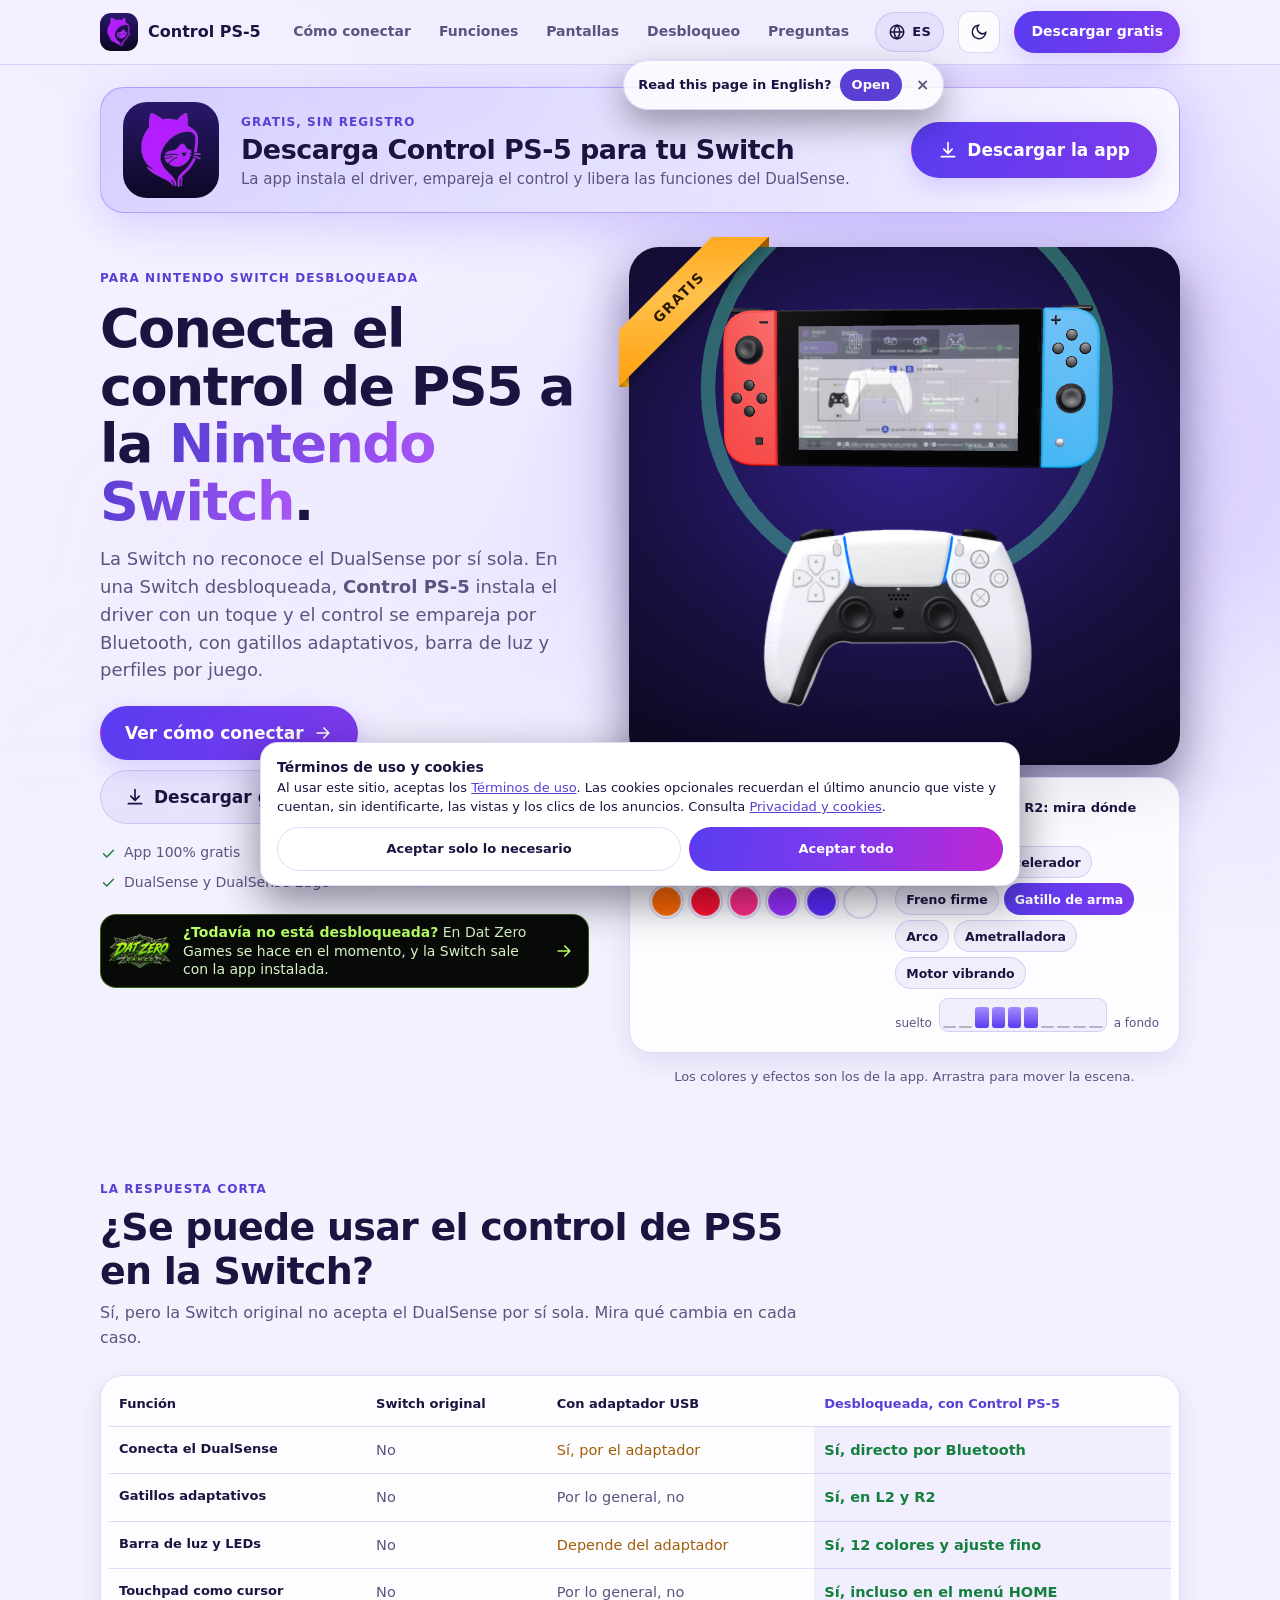
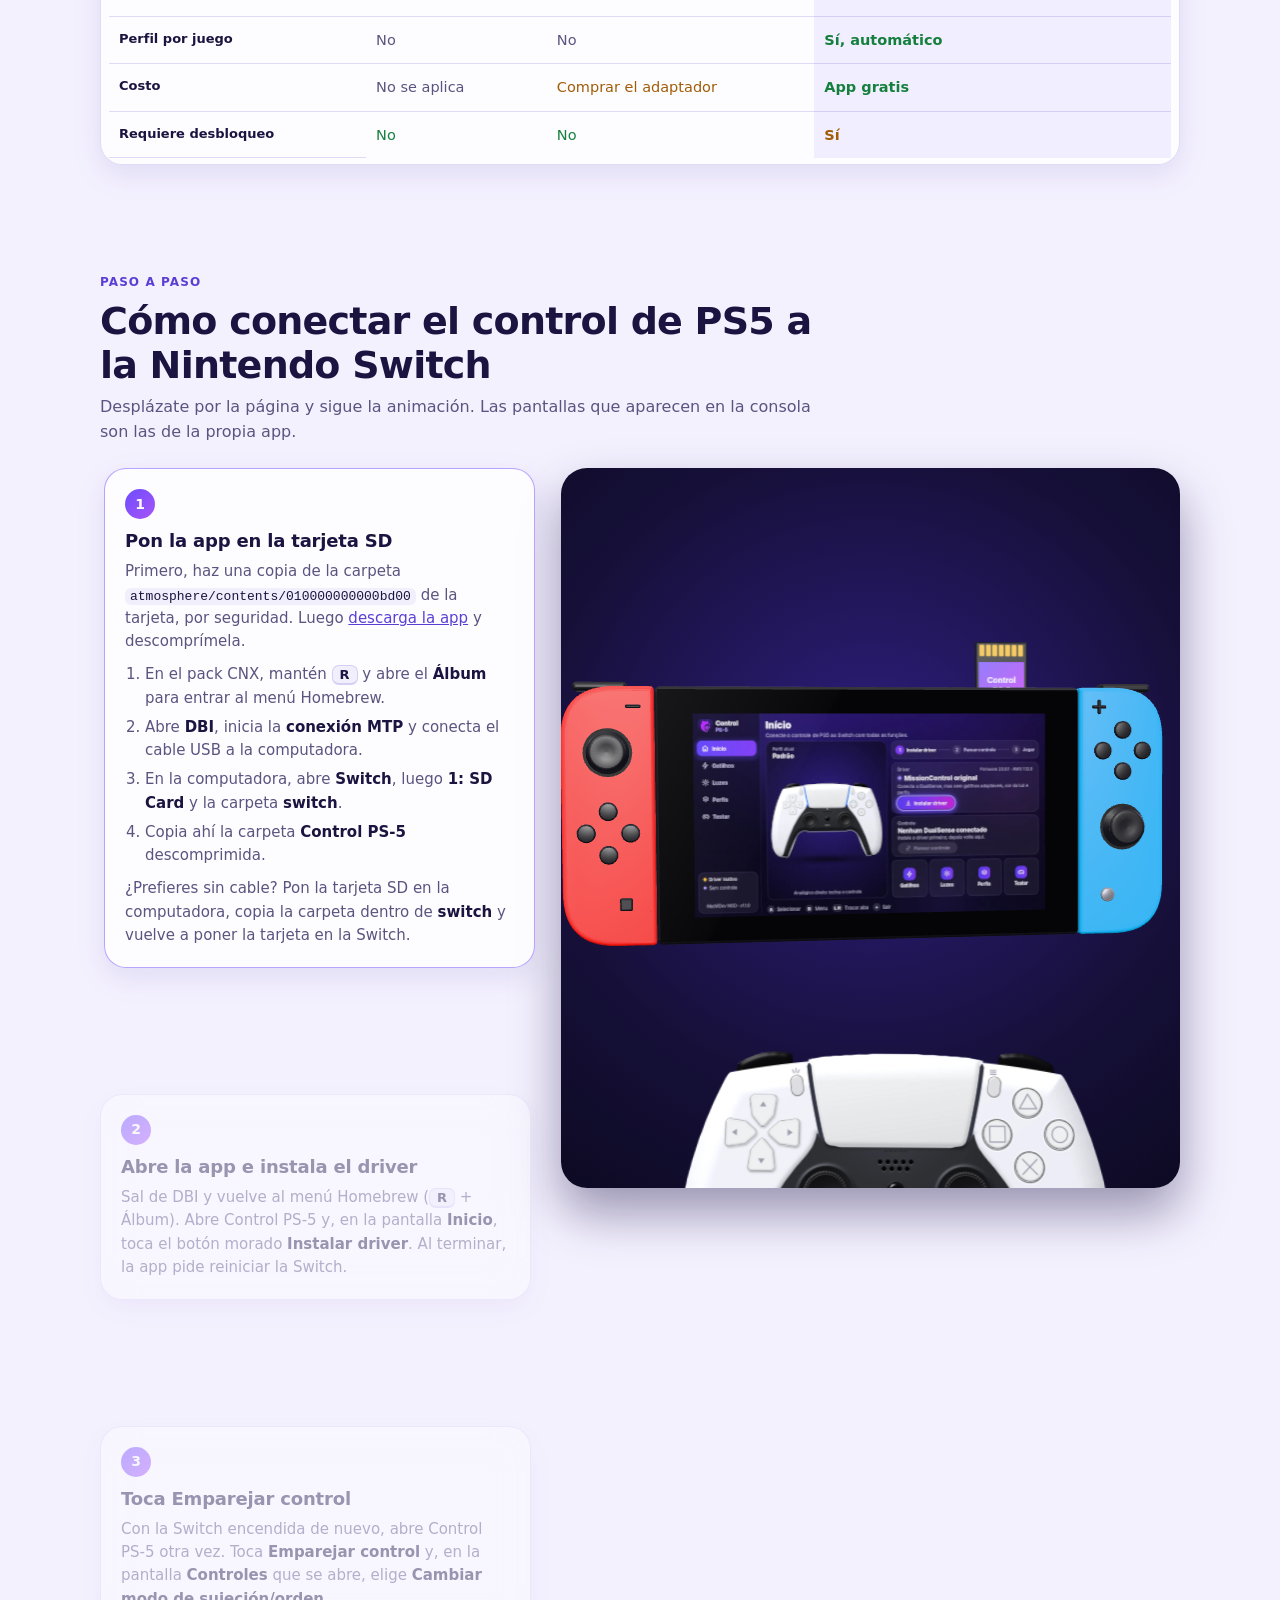
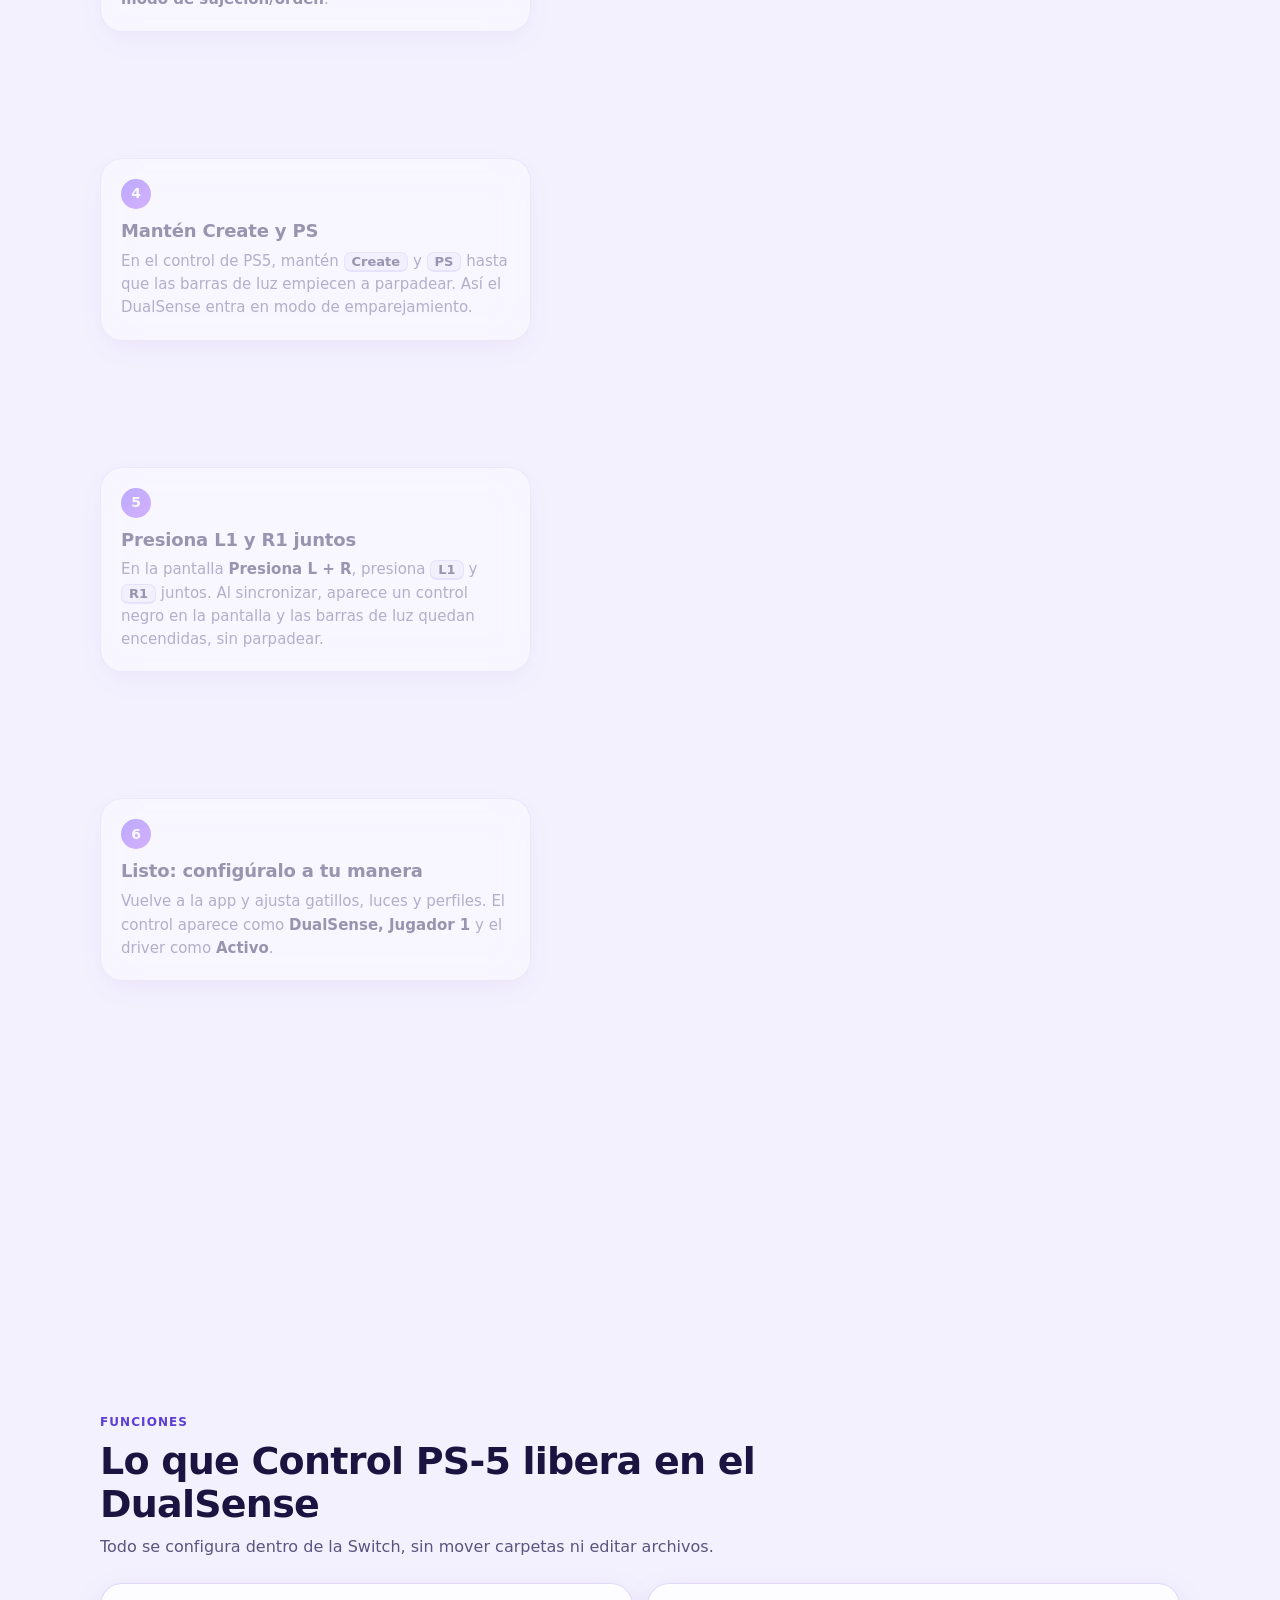
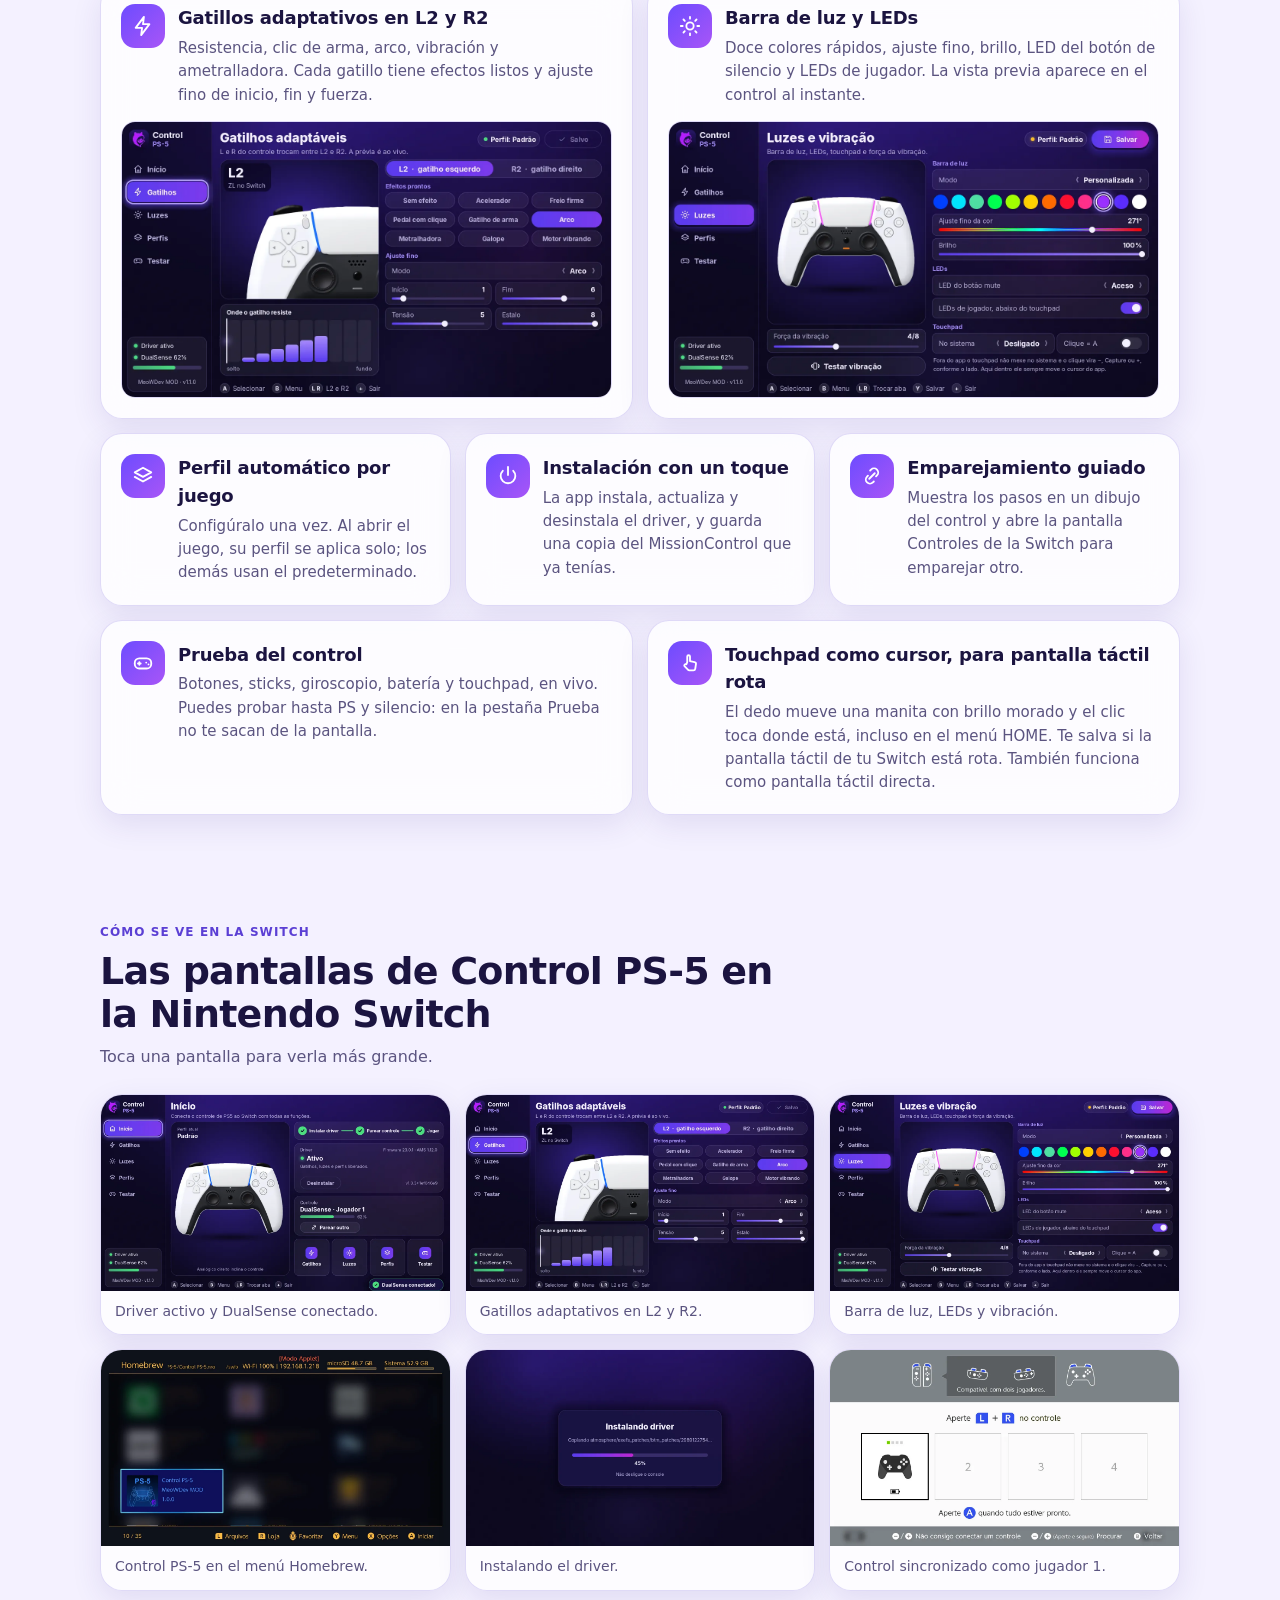
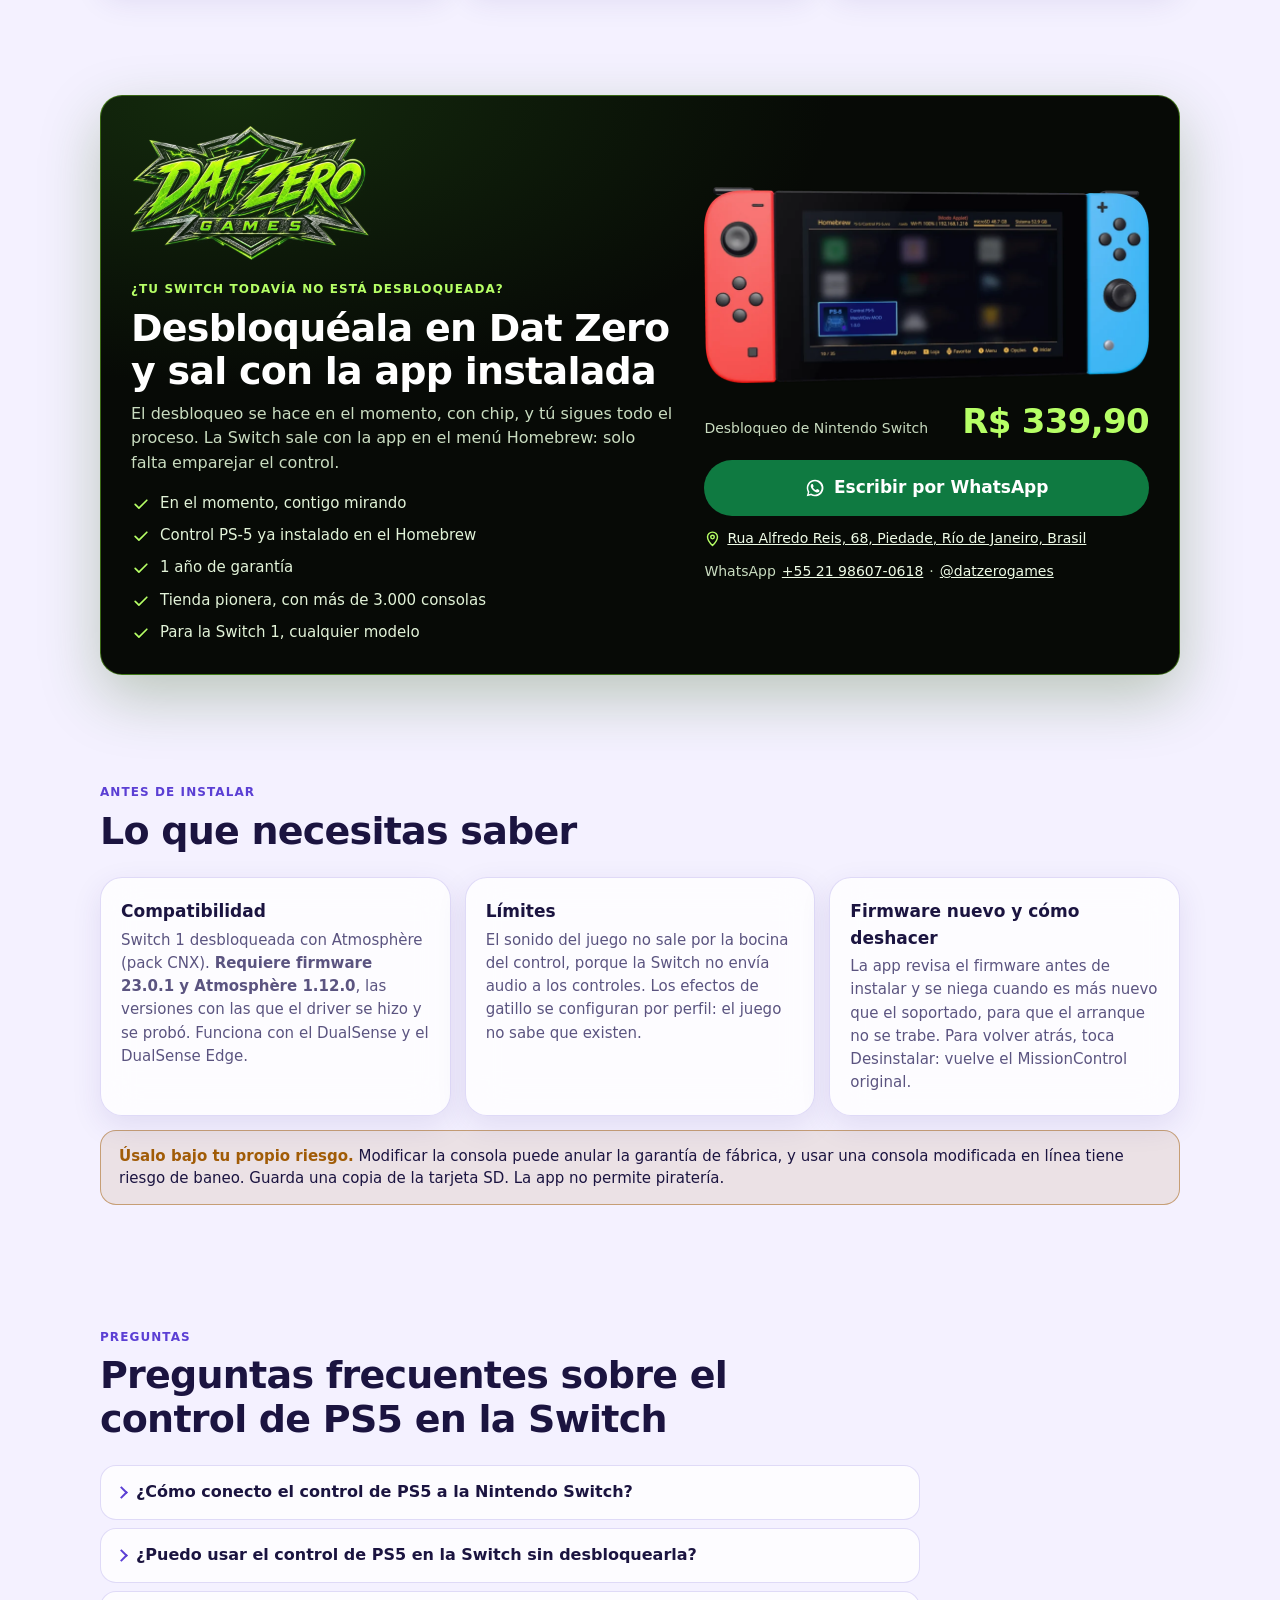
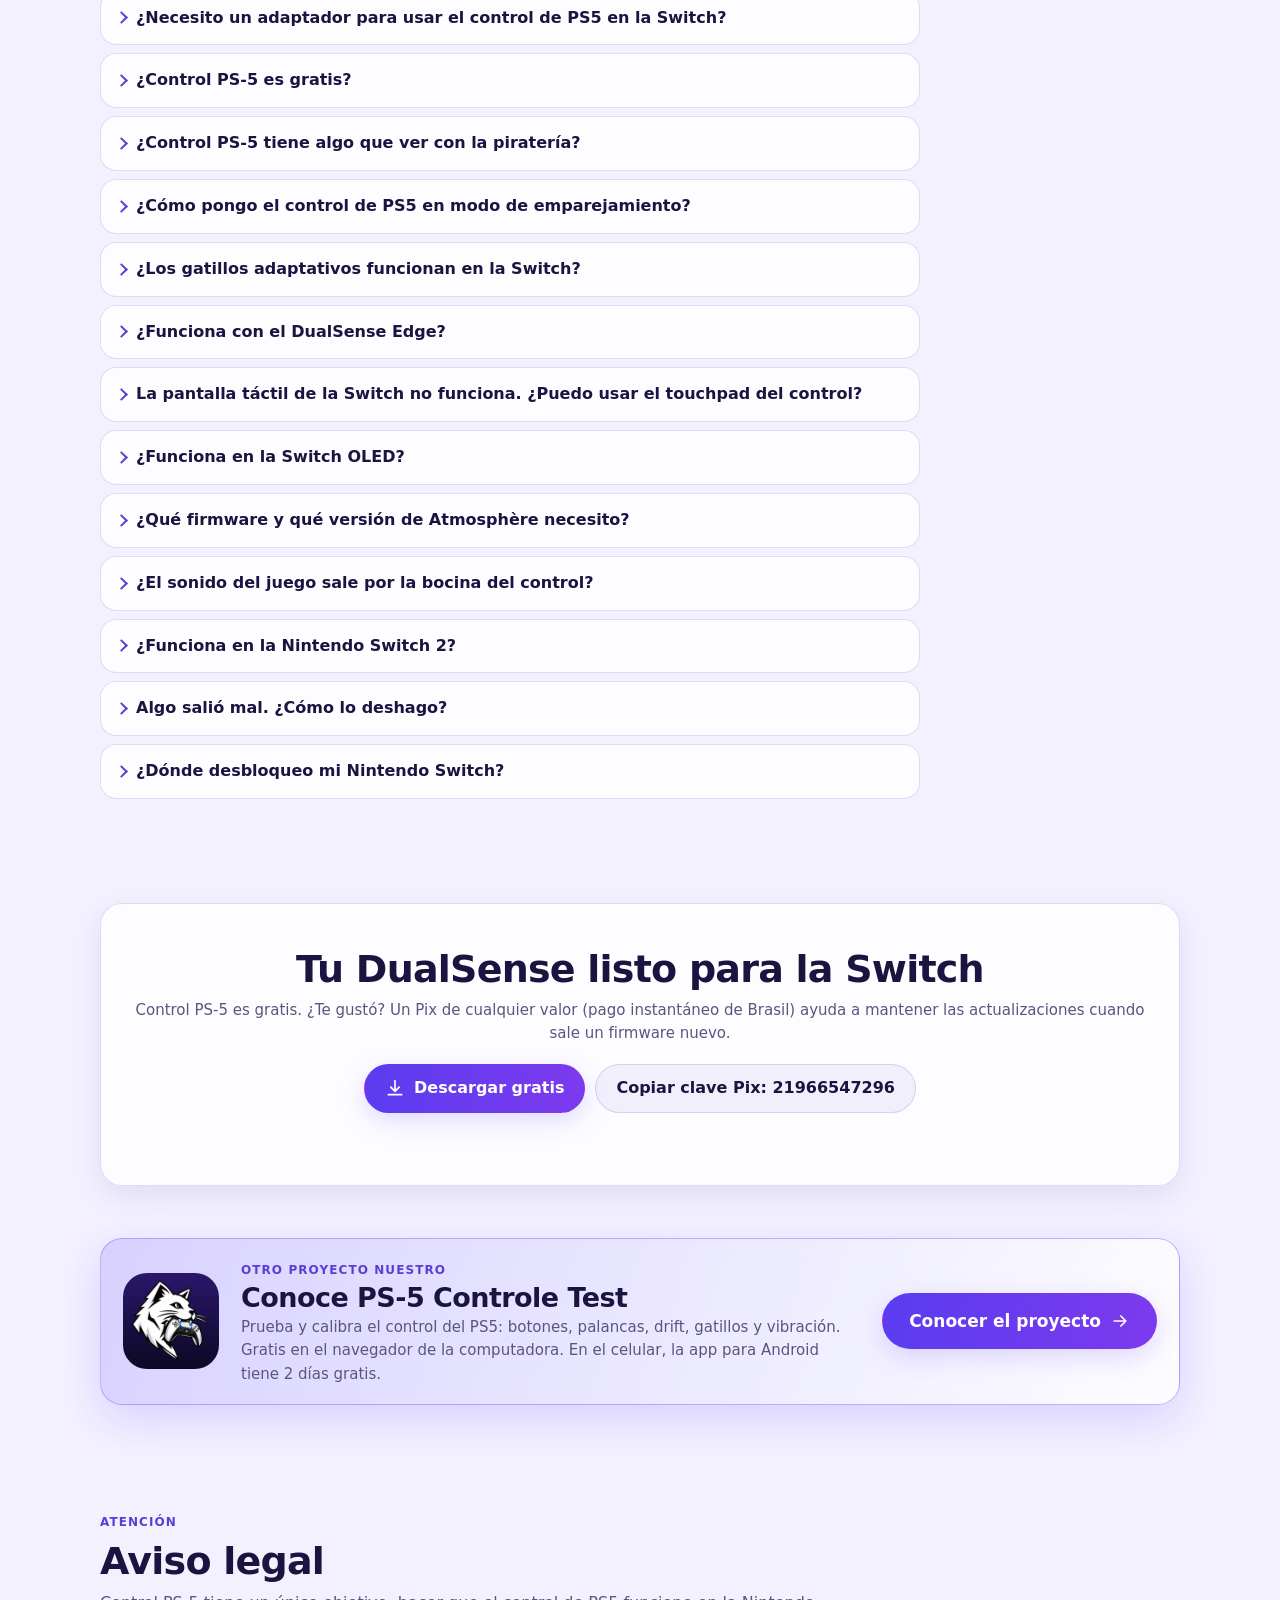
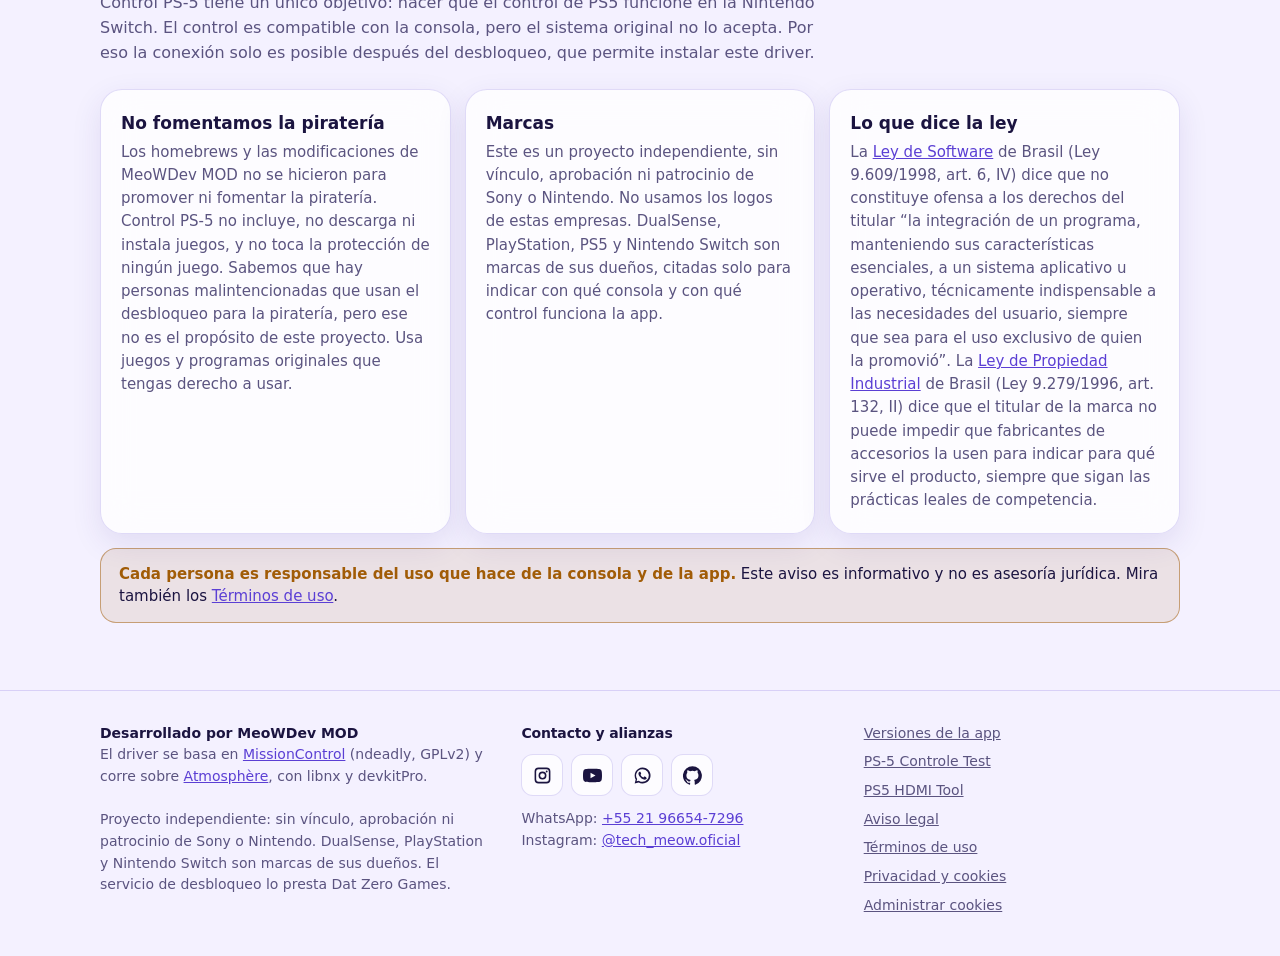
<file: es/index.html>
<!doctype html>
<html lang="es">
<head>
<meta charset="utf-8">
<meta name="viewport" content="width=device-width, initial-scale=1, viewport-fit=cover">
<title>Cómo conectar el control de PS5 a la Nintendo Switch | Control PS-5</title>
<meta name="description" content="Conecta el control de PS5 (DualSense) a una Nintendo Switch desbloqueada por Bluetooth, sin adaptador. App gratis, con gatillos adaptativos, barra de luz y touchpad.">
<meta name="keywords" content="cómo conectar control de PS5 a Nintendo Switch, control de PS5 en Switch, DualSense en Nintendo Switch, usar control de PS5 en Switch, emparejar DualSense con Switch, Switch desbloqueada, homebrew DualSense, Control PS-5, MissionControl, gatillos adaptativos en Switch, control de PS5 en Switch sin adaptador, Switch OLED, pantalla táctil de Switch rota, touchpad del DualSense como cursor">
<meta name="author" content="MeoWDev MOD">
<meta name="robots" content="index,follow,max-image-preview:large,max-snippet:-1">
<meta name="theme-color" content="#0c0920">
<link rel="canonical" href="https://techmeow.app/Control-PS-5/es/">
<link rel="icon" href="../img/icon-192.png" type="image/png">
<link rel="apple-touch-icon" href="../img/icon-180.png">
<meta property="og:type" content="website">
<meta property="og:site_name" content="Control PS-5">
<meta property="og:title" content="Cómo conectar el control de PS5 a la Nintendo Switch">
<meta property="og:description" content="App gratis para Switch desbloqueada: empareja el DualSense por Bluetooth, sin adaptador, con gatillos adaptativos, barra de luz y perfiles por juego.">
<meta property="og:image" content="https://techmeow.app/Control-PS-5/img/og-es.jpg">
<meta property="og:image:width" content="1200">
<meta property="og:image:height" content="630">
<meta property="og:image:alt" content="Nintendo Switch con la app Control PS-5 en pantalla y un control de PS5 blanco conectado, con la barra de luz encendida">
<meta property="og:url" content="https://techmeow.app/Control-PS-5/es/">
<meta property="og:locale" content="es_ES">
<meta name="twitter:card" content="summary_large_image">
<meta name="twitter:title" content="Cómo conectar el control de PS5 a la Nintendo Switch">
<meta name="twitter:description" content="App gratis para Switch desbloqueada: empareja el DualSense por Bluetooth, sin adaptador, con gatillos adaptativos, barra de luz y perfiles por juego.">
<meta name="twitter:image" content="https://techmeow.app/Control-PS-5/img/og-es.jpg">
<meta name="twitter:image:alt" content="Nintendo Switch con la app Control PS-5 en pantalla y un control de PS5 blanco conectado, con la barra de luz encendida">
<script type="application/ld+json">
{
  "@context": "https://schema.org",
  "@graph": [
    {
      "@type": "Organization",
      "@id": "https://techmeow.app/Control-PS-5/#org",
      "name": "MeoWDev MOD",
      "url": "https://techmeow.app/Control-PS-5/es/",
      "logo": "https://techmeow.app/Control-PS-5/img/icon-512.png",
      "sameAs": [
        "https://www.instagram.com/tech_meow.oficial",
        "https://www.youtube.com/@techmeow",
        "https://github.com/MeoWDev-MOD"
      ]
    },
    {
      "@type": "WebSite",
      "name": "Control PS-5",
      "url": "https://techmeow.app/Control-PS-5/es/",
      "inLanguage": "es",
      "publisher": {
        "@id": "https://techmeow.app/Control-PS-5/#org"
      },
      "@id": "https://techmeow.app/Control-PS-5/#site"
    },
    {
      "@type": "WebPage",
      "@id": "https://techmeow.app/Control-PS-5/#pagina",
      "url": "https://techmeow.app/Control-PS-5/es/",
      "name": "Cómo conectar el control de PS5 a la Nintendo Switch | Control PS-5",
      "description": "Conecta el control de PS5 (DualSense) a una Nintendo Switch desbloqueada por Bluetooth, sin adaptador. App gratis, con gatillos adaptativos, barra de luz y touchpad.",
      "inLanguage": "es",
      "isPartOf": {
        "@id": "https://techmeow.app/Control-PS-5/#site"
      },
      "about": {
        "@id": "https://techmeow.app/Control-PS-5/#app"
      },
      "primaryImageOfPage": {
        "@type": "ImageObject",
        "url": "https://techmeow.app/Control-PS-5/img/og-es.jpg",
        "width": 1200,
        "height": 630
      },
      "dateModified": "2026-11-04"
    },
    {
      "@type": "SoftwareApplication",
      "name": "Control PS-5",
      "description": "App gratis para Nintendo Switch desbloqueada que instala el driver y conecta el control de PS5 (DualSense y DualSense Edge) por Bluetooth, con gatillos adaptativos, barra de luz, touchpad y perfiles por juego.",
      "applicationCategory": "UtilitiesApplication",
      "operatingSystem": "Nintendo Switch com Atmosphère",
      "softwareVersion": "1.1.0",
      "offers": {
        "@type": "Offer",
        "price": "0",
        "priceCurrency": "BRL"
      },
      "author": {
        "@id": "https://techmeow.app/Control-PS-5/#org"
      },
      "downloadUrl": "https://github.com/MeoWDev-MOD/Control-PS-5/releases/latest/download/Control-PS-5.zip",
      "image": "https://techmeow.app/Control-PS-5/img/og-es.jpg",
      "screenshot": [
        "https://techmeow.app/Control-PS-5/img/dualsense-conectado-no-nintendo-switch.webp",
        "https://techmeow.app/Control-PS-5/img/gatilhos-adaptaveis-do-dualsense-no-switch.webp",
        "https://techmeow.app/Control-PS-5/img/barra-de-luz-e-vibracao-do-dualsense-no-switch.webp"
      ],
      "inLanguage": "es",
      "@id": "https://techmeow.app/Control-PS-5/#app",
      "url": "https://techmeow.app/Control-PS-5/es/",
      "isAccessibleForFree": true,
      "softwareRequirements": "Nintendo Switch 1 desbloqueado, firmware 23.0.1 e Atmosphère 1.12.0",
      "datePublished": "2026-10-15",
      "dateModified": "2026-11-04",
      "fileSize": "5 MB",
      "releaseNotes": "https://github.com/MeoWDev-MOD/Control-PS-5/releases/tag/v1.1.0",
      "featureList": [
        "Conexão do DualSense por Bluetooth, sem adaptador",
        "Gatilhos adaptáveis em L2 e R2",
        "Barra de luz com 12 cores e ajuste fino",
        "LED do mute e LEDs de jogador",
        "Perfil automático por jogo",
        "Touchpad como cursor, inclusive no menu HOME",
        "Teste de botões, analógicos, giroscópio e touchpad"
      ]
    },
    {
      "@type": "HowTo",
      "name": "Cómo conectar el control de PS5 a la Nintendo Switch",
      "description": "Paso a paso para emparejar el DualSense con una Nintendo Switch desbloqueada usando la app gratis Control PS-5.",
      "image": "https://techmeow.app/Control-PS-5/img/og-es.jpg",
      "supply": [
        {
          "@type": "HowToSupply",
          "name": "Controle de PS5 (DualSense ou DualSense Edge)"
        },
        {
          "@type": "HowToSupply",
          "name": "Nintendo Switch desbloqueado com Atmosphère"
        }
      ],
      "tool": [
        {
          "@type": "HowToTool",
          "name": "App Control PS-5"
        },
        {
          "@type": "HowToTool",
          "name": "Computador com cabo USB ou leitor de cartão SD"
        }
      ],
      "step": [
        {
          "@type": "HowToStep",
          "position": 1,
          "name": "Pon la app en la tarjeta SD",
          "text": "Descarga y descomprime Control PS-5 y copia la carpeta dentro de la carpeta switch de la tarjeta SD, con DBI por cable USB o con la tarjeta en la computadora.",
          "image": "https://techmeow.app/Control-PS-5/img/menu-homebrew-com-control-ps5-no-nintendo-switch.webp"
        },
        {
          "@type": "HowToStep",
          "position": 2,
          "name": "Instala el driver",
          "text": "Abre Control PS-5 desde el menú Homebrew y, en la pantalla Inicio, toca el botón morado Instalar driver. Al terminar, reinicia la Switch.",
          "image": "https://techmeow.app/Control-PS-5/img/app-control-ps5-instalar-driver-dualsense.webp"
        },
        {
          "@type": "HowToStep",
          "position": 3,
          "name": "Toca Emparejar control",
          "text": "Abre la app otra vez, toca Emparejar control y, en la pantalla Controles, elige Cambiar modo de sujeción/orden.",
          "image": "https://techmeow.app/Control-PS-5/img/tela-controles-do-nintendo-switch-mudar-ordem.webp"
        },
        {
          "@type": "HowToStep",
          "position": 4,
          "name": "Mantén Create y PS",
          "text": "En el control, mantén presionados Create y PS hasta que las barras de luz empiecen a parpadear."
        },
        {
          "@type": "HowToStep",
          "position": 5,
          "name": "Presiona L1 y R1 juntos",
          "text": "En la pantalla Presiona L + R, presiona L1 y R1 juntos. Al sincronizar, aparece un control negro en la pantalla y las barras de luz quedan encendidas, sin parpadear.",
          "image": "https://techmeow.app/Control-PS-5/img/aperte-l-e-r-para-sincronizar-controle-ps5-no-switch.webp"
        },
        {
          "@type": "HowToStep",
          "position": 6,
          "name": "Configura el control",
          "text": "Vuelve a la app y ajusta gatillos, luces y perfiles como quieras.",
          "image": "https://techmeow.app/Control-PS-5/img/dualsense-conectado-no-nintendo-switch.webp"
        }
      ]
    },
    {
      "@type": "FAQPage",
      "mainEntity": [
        {
          "@type": "Question",
          "name": "¿Cómo conecto el control de PS5 a la Nintendo Switch?",
          "acceptedAnswer": {
            "@type": "Answer",
            "text": "En una Switch desbloqueada, copia la app gratis Control PS-5 a la tarjeta SD, instala el driver desde la app y reinicia. Luego toca Emparejar control, mantén Create y PS hasta que las barras de luz parpadeen y presiona L1 y R1 juntos en la pantalla Presiona L + R."
          }
        },
        {
          "@type": "Question",
          "name": "¿Puedo usar el control de PS5 en la Switch sin desbloquearla?",
          "acceptedAnswer": {
            "@type": "Answer",
            "text": "Con esta app, no. La Switch original no reconoce el DualSense por Bluetooth, y Control PS-5 necesita una Switch desbloqueada con Atmosphère. Sin desbloqueo, el camino es un adaptador USB de terceros, que suele tratar el DualSense como un control común."
          }
        },
        {
          "@type": "Question",
          "name": "¿Necesito un adaptador para usar el control de PS5 en la Switch?",
          "acceptedAnswer": {
            "@type": "Answer",
            "text": "Con Control PS-5, no: en una Switch desbloqueada, el DualSense se empareja directo por Bluetooth. Sin desbloqueo, necesitas un adaptador Bluetooth de terceros, como los de 8BitDo, que suele tratar el DualSense como un control común."
          }
        },
        {
          "@type": "Question",
          "name": "¿Control PS-5 es gratis?",
          "acceptedAnswer": {
            "@type": "Answer",
            "text": "Sí. La descarga y todas las funciones son gratis, y quien quiera puede apoyar el proyecto con un Pix de cualquier valor."
          }
        },
        {
          "@type": "Question",
          "name": "¿Control PS-5 tiene algo que ver con la piratería?",
          "acceptedAnswer": {
            "@type": "Answer",
            "text": "No. La app solo conecta el control de PS5 a la Switch: no incluye, no descarga ni instala juegos, y no toca la protección de ningún juego. El desbloqueo es necesario porque el sistema original no acepta el control."
          }
        },
        {
          "@type": "Question",
          "name": "¿Cómo pongo el control de PS5 en modo de emparejamiento?",
          "acceptedAnswer": {
            "@type": "Answer",
            "text": "Mantén presionados los botones Create y PS al mismo tiempo hasta que las barras de luz alrededor del touchpad empiecen a parpadear."
          }
        },
        {
          "@type": "Question",
          "name": "¿Los gatillos adaptativos funcionan en la Switch?",
          "acceptedAnswer": {
            "@type": "Answer",
            "text": "Sí, con Control PS-5. Eliges el efecto de L2 y R2 en la app, como resistencia, clic de arma, arco, vibración o ametralladora. Los efectos son por perfil: el juego no sabe que existen."
          }
        },
        {
          "@type": "Question",
          "name": "¿Funciona con el DualSense Edge?",
          "acceptedAnswer": {
            "@type": "Answer",
            "text": "Sí. La app funciona con el DualSense y el DualSense Edge."
          }
        },
        {
          "@type": "Question",
          "name": "La pantalla táctil de la Switch no funciona. ¿Puedo usar el touchpad del control?",
          "acceptedAnswer": {
            "@type": "Answer",
            "text": "Sí, en una Switch desbloqueada. En la app, abre Luces, elige Modo cursor en Touchpad, guarda con Y y abre el overlay Control PS-5 Pointer por Tesla o Ultrahand (L + ↓ + R3). El dedo mueve una manita y el clic toca donde está, incluso en el menú HOME. La pantalla sigue rota: el touchpad solo hace su trabajo."
          }
        },
        {
          "@type": "Question",
          "name": "¿Funciona en la Switch OLED?",
          "acceptedAnswer": {
            "@type": "Answer",
            "text": "Sí. La app es para la Switch 1 desbloqueada con Atmosphère y se probó en una Switch OLED. La Switch 2 no es compatible."
          }
        },
        {
          "@type": "Question",
          "name": "¿Qué firmware y qué versión de Atmosphère necesito?",
          "acceptedAnswer": {
            "@type": "Answer",
            "text": "Firmware 23.0.1 y Atmosphère 1.12.0, las versiones con las que el driver se hizo y se probó. La app revisa el firmware antes de instalar y se niega cuando es más nuevo que el soportado, para que el arranque de la consola no se trabe."
          }
        },
        {
          "@type": "Question",
          "name": "¿El sonido del juego sale por la bocina del control?",
          "acceptedAnswer": {
            "@type": "Answer",
            "text": "No. La Switch no envía audio a los controles, así que la bocina del DualSense no reproduce el sonido del juego."
          }
        },
        {
          "@type": "Question",
          "name": "¿Funciona en la Nintendo Switch 2?",
          "acceptedAnswer": {
            "@type": "Answer",
            "text": "No. Control PS-5 es para la Switch 1 desbloqueada, y la Switch 2 no se puede desbloquear."
          }
        },
        {
          "@type": "Question",
          "name": "Algo salió mal. ¿Cómo lo deshago?",
          "acceptedAnswer": {
            "@type": "Answer",
            "text": "Abre la app y toca Desinstalar: vuelve el MissionControl original. Si la app no abre, borra la carpeta atmosphere/contents/010000000000bd00 y pega de vuelta tu copia de seguridad."
          }
        },
        {
          "@type": "Question",
          "name": "¿Dónde desbloqueo mi Nintendo Switch?",
          "acceptedAnswer": {
            "@type": "Answer",
            "text": "En Dat Zero Games, en Piedade, Río de Janeiro, Brasil. El desbloqueo se hace en el momento, con chip, tú sigues todo el proceso y la Switch sale con Control PS-5 ya instalado en el menú Homebrew. WhatsApp: +55 21 98607-0618."
          }
        }
      ]
    }
  ]
}
</script>
<script>
  try { const t = localStorage.getItem("ctl.theme"); if (t === "light" || t === "dark") document.documentElement.dataset.theme = t; } catch (e) {}
  try { if (sessionStorage.getItem("ctl.pt")) { sessionStorage.removeItem("ctl.pt"); document.documentElement.classList.add("pt"); } } catch (e) {}
</script>
<style>:root{--pt-logo:url(../img/logo-gato-control-ps5.webp)}.webtit{display:block;font-size:clamp(20px,2.4vw,27px);line-height:1.14;letter-spacing:-.02em;font-weight:800;margin:2px 0}</style>
<link rel="preload" as="image" href="../img/controle-de-ps5-conectado-no-nintendo-switch-3d.webp" fetchpriority="high">
<link rel="stylesheet" href="../css/site.css">
<!--i18n:head-->
<link rel="alternate" hreflang="pt-BR" href="https://techmeow.app/Control-PS-5/">
<link rel="alternate" hreflang="en" href="https://techmeow.app/Control-PS-5/en/">
<link rel="alternate" hreflang="es" href="https://techmeow.app/Control-PS-5/es/">
<link rel="alternate" hreflang="ru" href="https://techmeow.app/Control-PS-5/ru/">
<link rel="alternate" hreflang="x-default" href="https://techmeow.app/Control-PS-5/">
<style>.i18n-menu{position:relative;display:inline-flex;flex:none}.i18n-btn{display:inline-flex;align-items:center;gap:6px;min-height:40px;padding:0 12px;border-radius:99px;border:1px solid var(--line,rgba(127,127,127,.35));background:var(--surface2,transparent);color:inherit;font:inherit;font-size:13px;font-weight:700;letter-spacing:.04em;cursor:pointer}.i18n-btn:hover{border-color:currentColor}.i18n-lista{position:absolute;right:0;top:calc(100% + 8px);z-index:200;list-style:none;margin:0;padding:6px;min-width:176px;border-radius:14px;border:1px solid var(--line,rgba(127,127,127,.35));background:var(--surface,#16122c);box-shadow:0 18px 40px rgba(0,0,0,.35)}.i18n-lista a{display:flex;align-items:center;gap:10px;padding:9px 10px;border-radius:9px;color:inherit;text-decoration:none;font-size:14px;font-weight:600}.i18n-lista a b{font-size:11px;letter-spacing:.06em;opacity:.65;width:22px}.i18n-lista a:hover,.i18n-lista a:focus-visible{background:var(--surface2,rgba(127,127,127,.15))}.i18n-lista a[aria-current]{color:var(--accent,#a78bfa)}.i18n-sug{position:absolute;right:0;top:calc(100% + 8px);z-index:199;display:flex;align-items:center;gap:8px;white-space:nowrap;padding:8px 8px 8px 14px;border-radius:99px;font-size:13px;font-weight:600;border:1px solid var(--line,rgba(127,127,127,.35));background:var(--surface,#16122c);box-shadow:0 14px 34px rgba(0,0,0,.35)}.i18n-sug a{padding:6px 12px;border-radius:99px;background:var(--accent,#7c5cff);color:#fff;text-decoration:none}.i18n-sug button{border:0;background:none;color:inherit;font:inherit;font-size:16px;line-height:1;padding:4px 6px;cursor:pointer;opacity:.7}.i18n-sug.m{position:fixed;left:12px;right:12px;top:calc(76px + env(safe-area-inset-top));z-index:60;justify-content:space-between;white-space:normal}</style>
<script>(function(){var A="es",M={"pt": "../", "en": "../en/", "es": "./", "ru": "../ru/"},S={"pt": ["Ler esta página em português?", "Abrir"], "en": ["Read this page in English?", "Open"], "es": ["¿Leer esta página en español?", "Abrir"], "ru": ["Открыть эту страницу на русском?", "Открыть"]},K="techmeow.lang";
function salva(l){try{localStorage.setItem(K,l)}catch(e){}}
var p=null;try{p=localStorage.getItem(K)}catch(e){}
if(p&&p!==A&&M[p]){location.replace(M[p]+location.search+location.hash);return}
document.addEventListener("DOMContentLoaded",function(){var m=document.querySelector("[data-i18n-menu]");if(!m)return;
var b=m.querySelector(".i18n-btn"),l=m.querySelector(".i18n-lista");
function abre(v){l.hidden=!v;b.setAttribute("aria-expanded",v?"true":"false")}
b.addEventListener("click",function(e){e.stopPropagation();var s=document.querySelector(".i18n-sug");if(s)s.remove();abre(l.hidden)});
document.addEventListener("click",function(e){if(!m.contains(e.target))abre(false)});
document.addEventListener("keydown",function(e){if(e.key==="Escape"){abre(false);b.focus()}});
m.querySelectorAll("a[data-lang]").forEach(function(a){a.addEventListener("click",function(e){salva(a.dataset.lang);
e.preventDefault();location.href=a.getAttribute("href")+location.hash})});
if(p)return;var n=((navigator.languages&&navigator.languages[0])||navigator.language||"").toLowerCase().slice(0,2);
var q=M[n]?n:(n&&n!=="pt"?"en":null);if(!q||q===A||!M[q])return;
var s=document.createElement("div");s.className="i18n-sug";s.setAttribute("role","status");s.lang=q;
s.innerHTML='<span></span><a></a><button type="button" aria-label="×">×</button>';
s.querySelector("span").textContent=S[q][0];var a=s.querySelector("a");a.textContent=S[q][1];a.href=M[q];
a.addEventListener("click",function(){salva(q)});
s.querySelector("button").addEventListener("click",function(){salva(A);s.remove()});
if(matchMedia("(max-width:600px)").matches){s.classList.add("m");document.body.appendChild(s)}else m.appendChild(s)})})();</script>
<!--/i18n:head-->
</head>
<body>
<svg width="0" height="0" style="position:absolute" aria-hidden="true">
  <symbol id="s-ig" viewBox="0 0 24 24"><path d="M7 2h10a5 5 0 0 1 5 5v10a5 5 0 0 1-5 5H7a5 5 0 0 1-5-5V7a5 5 0 0 1 5-5zm0 2a3 3 0 0 0-3 3v10a3 3 0 0 0 3 3h10a3 3 0 0 0 3-3V7a3 3 0 0 0-3-3zm5 3a5 5 0 1 1 0 10 5 5 0 0 1 0-10zm0 2a3 3 0 1 0 0 6 3 3 0 0 0 0-6zm5.3-3.3a1.2 1.2 0 1 1 0 2.4 1.2 1.2 0 0 1 0-2.4z"/></symbol>
  <symbol id="s-yt" viewBox="0 0 24 24"><path d="M23.5 6.2a3 3 0 0 0-2.1-2.1C19.5 3.5 12 3.5 12 3.5s-7.5 0-9.4.6A3 3 0 0 0 .5 6.2C0 8.1 0 12 0 12s0 3.9.5 5.8a3 3 0 0 0 2.1 2.1c1.9.6 9.4.6 9.4.6s7.5 0 9.4-.6a3 3 0 0 0 2.1-2.1C24 15.9 24 12 24 12s0-3.9-.5-5.8zM9.5 15.6V8.4l6.3 3.6z"/></symbol>
  <symbol id="s-wa" viewBox="0 0 24 24"><path d="M12 2a10 10 0 0 0-8.6 15l-1.3 5 5.1-1.3A10 10 0 1 0 12 2zm0 18a8 8 0 0 1-4.2-1.2l-.3-.2-3 .8.8-2.9-.2-.3A8 8 0 1 1 12 20zm4.4-6c-.2-.1-1.4-.7-1.7-.8-.2-.1-.4-.1-.5.1l-.8 1c-.1.2-.3.2-.5.1-.8-.3-2.3-1.1-3.3-3-.2-.3 0-.5.1-.6l.4-.5.2-.4v-.4l-.8-1.8c-.2-.5-.4-.4-.5-.4h-.5c-.2 0-.4.1-.7.3-.2.3-.9.9-.9 2.2s1 2.6 1.1 2.7c.1.2 1.9 3 4.7 4.2 1.7.7 2.3.6 2.8.5.6-.1 1.4-.6 1.6-1.1.2-.6.2-1 .1-1.1 0-.1-.2-.2-.4-.3z"/></symbol>
  <symbol id="s-gh" viewBox="0 0 24 24"><path d="M12 .3a12 12 0 0 0-3.8 23.4c.6.1.8-.3.8-.6v-2c-3.3.7-4-1.6-4-1.6-.6-1.4-1.4-1.8-1.4-1.8-1-.7.1-.7.1-.7 1.2.1 1.8 1.2 1.8 1.2 1.1 1.8 2.8 1.3 3.5 1 .1-.8.4-1.3.8-1.6-2.7-.3-5.5-1.3-5.5-5.9 0-1.3.5-2.4 1.2-3.2-.1-.3-.5-1.5.1-3.2 0 0 1-.3 3.3 1.2a11.5 11.5 0 0 1 6 0c2.3-1.5 3.3-1.2 3.3-1.2.6 1.7.2 2.9.1 3.2.8.8 1.2 1.9 1.2 3.2 0 4.6-2.8 5.6-5.5 5.9.4.4.8 1.1.8 2.2v3.3c0 .3.2.7.8.6A12 12 0 0 0 12 .3z"/></symbol>
  <symbol id="i-down" viewBox="0 0 24 24"><path d="M12 3v12M7 11l5 5 5-5M4 20h16"/></symbol>
  <symbol id="i-arrow" viewBox="0 0 24 24"><path d="M5 12h14M13 6l6 6-6 6"/></symbol>
  <symbol id="i-check" viewBox="0 0 24 24"><path d="M5 12.5l4.5 4.5L19 7.5"/></symbol>
  <symbol id="i-pin" viewBox="0 0 24 24"><path d="M12 22s7-6.5 7-12a7 7 0 1 0-14 0c0 5.5 7 12 7 12z"/><circle cx="12" cy="10" r="2.5"/></symbol>
  <symbol id="i-zap" viewBox="0 0 24 24"><path d="M13 2L4 14h7l-1 8 9-12h-7z"/></symbol>
  <symbol id="i-sun2" viewBox="0 0 24 24"><circle cx="12" cy="12" r="4"/><path d="M12 2v2M12 20v2M4.9 4.9l1.4 1.4M17.7 17.7l1.4 1.4M2 12h2M20 12h2M4.9 19.1l1.4-1.4M17.7 6.3l1.4-1.4"/></symbol>
  <symbol id="i-layers" viewBox="0 0 24 24"><path d="M12 3l9 5-9 5-9-5zM3 13l9 5 9-5"/></symbol>
  <symbol id="i-power" viewBox="0 0 24 24"><path d="M12 2v9M6.3 6.3a8 8 0 1 0 11.4 0"/></symbol>
  <symbol id="i-link" viewBox="0 0 24 24"><path d="M9 15l6-6M10 6l1-1a4.5 4.5 0 0 1 6.4 6.4l-1 1M14 18l-1 1a4.5 4.5 0 0 1-6.4-6.4l1-1"/></symbol>
  <symbol id="i-pad" viewBox="0 0 24 24"><rect x="3" y="7" width="18" height="11" rx="5"/><path d="M8 11v3M6.5 12.5h3M15.5 11.5h.01M18 13.5h.01"/></symbol>
  <symbol id="i-touch" viewBox="0 0 24 24"><path d="M9 11V5a1.5 1.5 0 0 1 3 0v5l5 1a2 2 0 0 1 1.5 2.3l-.8 5a2 2 0 0 1-2 1.7h-4.4a2 2 0 0 1-1.6-.8L6 15.5a1.5 1.5 0 0 1 2-2.1z"/></symbol>
</svg>
<canvas id="fxBg" aria-hidden="true"></canvas>
<header class="top"><div class="wrap">
  <a class="brand" href="./"><img src="../img/icon-192.png" width="38" height="38" alt=""><span>Control PS-5</span></a>
  <nav class="links" aria-label="Secciones"><a href="#como-conectar">Cómo conectar</a><a href="#recursos">Funciones</a><a href="#telas">Pantallas</a><a href="#desbloqueio">Desbloqueo</a><a href="#duvidas">Preguntas</a></nav>
  <!--i18n:menu--><div class="i18n-menu" data-i18n-menu><button type="button" class="i18n-btn" aria-haspopup="true" aria-expanded="false" aria-label="Idioma: Español" title="Idioma"><svg viewBox="0 0 24 24" width="18" height="18" fill="none" stroke="currentColor" stroke-width="2" aria-hidden="true"><circle cx="12" cy="12" r="9"/><path d="M3 12h18M12 3c2.6 2.8 3.9 5.8 3.9 9s-1.3 6.2-3.9 9c-2.6-2.8-3.9-5.8-3.9-9s1.3-6.2 3.9-9z"/></svg><span>ES</span></button><ul class="i18n-lista" hidden><li><a href="../" hreflang="pt-BR" lang="pt-BR" data-lang="pt"><b>PT</b>Português</a></li><li><a href="../en/" hreflang="en" lang="en" data-lang="en"><b>EN</b>English</a></li><li><a href="./" hreflang="es" lang="es" data-lang="es" aria-current="true"><b>ES</b>Español</a></li><li><a href="../ru/" hreflang="ru" lang="ru" data-lang="ru"><b>RU</b>Русский</a></li></ul></div><!--/i18n:menu-->
  <button class="iconbtn" id="themeBtn" aria-label="Cambiar entre claro y oscuro" title="Cambiar entre claro y oscuro">
    <svg class="i-moon" viewBox="0 0 24 24" fill="none" stroke="currentColor" stroke-width="2" aria-hidden="true"><path d="M21 12.8A9 9 0 1 1 11.2 3a7 7 0 0 0 9.8 9.8z"/></svg>
    <svg class="i-sun" viewBox="0 0 24 24" fill="none" stroke="currentColor" stroke-width="2" aria-hidden="true"><circle cx="12" cy="12" r="4.5"/><path d="M12 1.5v2.5M12 20v2.5M4.6 4.6l1.8 1.8M17.6 17.6l1.8 1.8M1.5 12H4M20 12h2.5M4.6 19.4l1.8-1.8M17.6 6.4l1.8-1.8"/></svg>
  </button>
  <a class="b p dl" style="min-height:42px;padding:8px 16px;font-size:14px" href="https://github.com/MeoWDev-MOD/Control-PS-5/releases/latest/download/Control-PS-5.zip">Descargar gratis</a>
</div><i id="scrollBar" aria-hidden="true"></i></header>
<aside class="ad adtopo hidden" id="adTopo" aria-label="Publicidad"><span class="adtag">Publicidad</span><div class="midia" id="adTopoMedia"></div></aside>

<main class="wrap">
  <section class="webcta" aria-label="Descargar la app">
    <div class="selo" aria-hidden="true"><img src="../img/logo-gato-control-ps5.webp" width="200" height="200" alt=""></div>
    <div><span class="kick">Gratis, sin registro</span><strong class="webtit">Descarga Control PS-5 para tu Switch</strong><p>La app instala el driver, empareja el control y libera las funciones del DualSense.</p></div>
    <a class="b p magnetic" style="min-height:56px;font-size:17px;padding-inline:26px" href="https://github.com/MeoWDev-MOD/Control-PS-5/releases/latest/download/Control-PS-5.zip"><svg class="i"><use href="#i-down"/></svg><span>Descargar la app</span></a>
  </section>

  <section class="hero">
    <div class="hero-texto">
      <span class="kick">Para Nintendo Switch desbloqueada</span>
      <h1>Conecta el control de PS5 a la <span class="grad">Nintendo Switch</span>.</h1>
      <p class="lead">La Switch no reconoce el DualSense por sí sola. En una Switch desbloqueada, <b>Control PS-5</b> instala el driver con un toque y el control se empareja por Bluetooth, con gatillos adaptativos, barra de luz y perfiles por juego.</p>
      <div class="cta">
        <a class="b p magnetic" style="min-height:54px;font-size:17px;padding-inline:24px" href="#como-conectar"><span>Ver cómo conectar</span><svg class="i"><use href="#i-arrow"/></svg></a>
        <a class="b" style="min-height:54px;font-size:17px;padding-inline:24px" href="https://github.com/MeoWDev-MOD/Control-PS-5/releases/latest/download/Control-PS-5.zip"><svg class="i"><use href="#i-down"/></svg>Descargar gratis</a>
      </div>
      <ul class="chips">
        <li><svg class="i"><use href="#i-check"/></svg>App 100% gratis</li>
        <li><svg class="i"><use href="#i-check"/></svg>Bluetooth, sin adaptador</li>
        <li><svg class="i"><use href="#i-check"/></svg>DualSense y DualSense Edge</li>
      </ul>
      <a class="nota-dz" href="#desbloqueio">
        <img src="../img/dat-zero-games-logo.webp" width="720" height="402" alt="Dat Zero Games" loading="lazy">
        <span><b>¿Todavía no está desbloqueada?</b> En Dat Zero Games se hace en el momento, y la Switch sale con la app instalada.</span>
        <svg class="i"><use href="#i-arrow"/></svg>
      </a>
    </div>
    <div>
      <div class="stage3d" id="heroStage"><span class="ribbon" aria-hidden="true"></span>
        <img class="poster" src="../img/controle-de-ps5-conectado-no-nintendo-switch-3d.webp" width="900" height="846" alt="Nintendo Switch con la app Control PS-5 en pantalla y un control de PS5 blanco conectado, con la barra de luz encendida" fetchpriority="high">
        <canvas id="hero3d" aria-label="Nintendo Switch y control de PS5 conectándose. Arrastra para mover la escena."></canvas>
      </div>
      <div class="aovivo card" id="aoVivo">
        <div>
          <span class="tit">Elige el color de la barra de luz</span>
          <div class="cores" id="cores" role="group" aria-label="Color de la barra de luz"></div>
        </div>
        <div>
          <span class="tit">Efecto del gatillo R2: mira dónde resiste</span>
          <div class="efeitos" id="efeitos" role="group" aria-label="Efecto del gatillo R2"></div>
          <div class="curso"><span>suelto</span><div id="curso" aria-hidden="true"></div><span>a fondo</span></div>
        </div>
      </div>
      <p class="caption">Los colores y efectos son los de la app. Arrastra para mover la escena.</p>
    </div>
  </section>

  <section class="sec" id="da-para-conectar">
    <div class="h"><span class="kick">La respuesta corta</span><h2>¿Se puede usar el control de PS5 en la Switch?</h2><p>Sí, pero la Switch original no acepta el DualSense por sí sola. Mira qué cambia en cada caso.</p></div>
    <div class="card tablewrap">
      <table>
        <thead><tr><th scope="col">Función</th><th scope="col">Switch original</th><th scope="col">Con adaptador USB</th><th scope="col" class="me">Desbloqueada, con Control PS-5</th></tr></thead>
        <tbody>
          <tr><th scope="row">Conecta el DualSense</th><td class="n">No</td><td class="l">Sí, por el adaptador</td><td class="me y">Sí, directo por Bluetooth</td></tr>
          <tr><th scope="row">Gatillos adaptativos</th><td class="n">No</td><td class="n">Por lo general, no</td><td class="me y">Sí, en L2 y R2</td></tr>
          <tr><th scope="row">Barra de luz y LEDs</th><td class="n">No</td><td class="l">Depende del adaptador</td><td class="me y">Sí, 12 colores y ajuste fino</td></tr>
          <tr><th scope="row">Touchpad como cursor</th><td class="n">No</td><td class="n">Por lo general, no</td><td class="me y">Sí, incluso en el menú HOME</td></tr>
          <tr><th scope="row">Perfil por juego</th><td class="n">No</td><td class="n">No</td><td class="me y">Sí, automático</td></tr>
          <tr><th scope="row">Costo</th><td class="n">No se aplica</td><td class="l">Comprar el adaptador</td><td class="me y">App gratis</td></tr>
          <tr><th scope="row">Requiere desbloqueo</th><td class="y">No</td><td class="y">No</td><td class="me l">Sí</td></tr>
        </tbody>
      </table>
    </div>
  </section>

  <section class="sec" id="como-conectar">
    <div class="h"><span class="kick">Paso a paso</span><h2>Cómo conectar el control de PS5 a la Nintendo Switch</h2><p>Desplázate por la página y sigue la animación. Las pantallas que aparecen en la consola son las de la propia app.</p></div>
    <div class="story" id="montagem">
      <div class="storypalco" id="storyStage"><canvas id="story3d" aria-label="Animación que muestra cada paso para conectar el control de PS5 a la Nintendo Switch"></canvas><div id="rotulos3d" aria-hidden="true"></div><div class="carrega">Cargando el modelo 3D</div></div>
      <div class="passos">
        <article class="card passo"><span class="nro">1</span><h3>Pon la app en la tarjeta SD</h3>
          <p>Primero, haz una copia de la carpeta <code>atmosphere/contents/010000000000bd00</code> de la tarjeta, por seguridad. Luego <a href="https://github.com/MeoWDev-MOD/Control-PS-5/releases/latest/download/Control-PS-5.zip">descarga la app</a> y descomprímela.</p>
          <ol class="sub">
            <li>En el pack CNX, mantén <kbd>R</kbd> y abre el <b>Álbum</b> para entrar al menú Homebrew.</li>
            <li>Abre <b>DBI</b>, inicia la <b>conexión MTP</b> y conecta el cable USB a la computadora.</li>
            <li>En la computadora, abre <b>Switch</b>, luego <b>1: SD Card</b> y la carpeta <b>switch</b>.</li>
            <li>Copia ahí la carpeta <b>Control PS-5</b> descomprimida.</li>
          </ol>
          <p>¿Prefieres sin cable? Pon la tarjeta SD en la computadora, copia la carpeta dentro de <b>switch</b> y vuelve a poner la tarjeta en la Switch.</p>
          <img src="../img/menu-homebrew-com-control-ps5-no-nintendo-switch.webp" width="1280" height="720" loading="lazy" alt="Menú Homebrew de la Nintendo Switch con la app Control PS-5 en la lista"></article>
        <article class="card passo"><span class="nro">2</span><h3>Abre la app e instala el driver</h3>
          <p>Sal de DBI y vuelve al menú Homebrew (<kbd>R</kbd> + Álbum). Abre Control PS-5 y, en la pantalla <b>Inicio</b>, toca el botón morado <b>Instalar driver</b>. Al terminar, la app pide reiniciar la Switch.</p>
          <img src="../img/app-control-ps5-instalar-driver-dualsense.webp" width="1280" height="720" loading="lazy" alt="Pantalla Inicio de Control PS-5 con el botón morado para instalar el driver del DualSense"></article>
        <article class="card passo"><span class="nro">3</span><h3>Toca Emparejar control</h3>
          <p>Con la Switch encendida de nuevo, abre Control PS-5 otra vez. Toca <b>Emparejar control</b> y, en la pantalla <b>Controles</b> que se abre, elige <b>Cambiar modo de sujeción/orden</b>.</p>
          <img src="../img/tela-controles-do-nintendo-switch-mudar-ordem.webp" width="1280" height="720" loading="lazy" alt="Pantalla Controles de la Nintendo Switch con la opción Cambiar modo de sujeción/orden"></article>
        <article class="card passo"><span class="nro">4</span><h3>Mantén Create y PS</h3>
          <p>En el control de PS5, mantén <kbd>Create</kbd> y <kbd>PS</kbd> hasta que las barras de luz empiecen a parpadear. Así el DualSense entra en modo de emparejamiento.</p></article>
        <article class="card passo"><span class="nro">5</span><h3>Presiona L1 y R1 juntos</h3>
          <p>En la pantalla <b>Presiona L + R</b>, presiona <kbd>L1</kbd> y <kbd>R1</kbd> juntos. Al sincronizar, aparece un control negro en la pantalla y las barras de luz quedan encendidas, sin parpadear.</p>
          <img src="../img/aperte-l-e-r-para-sincronizar-controle-ps5-no-switch.webp" width="1280" height="720" loading="lazy" alt="Pantalla de la Switch pidiendo presionar L y R, con el control de PS5 sincronizado como jugador 1"></article>
        <article class="card passo"><span class="nro">6</span><h3>Listo: configúralo a tu manera</h3>
          <p>Vuelve a la app y ajusta gatillos, luces y perfiles. El control aparece como <b>DualSense, Jugador 1</b> y el driver como <b>Activo</b>.</p>
          <img src="../img/dualsense-conectado-no-nintendo-switch.webp" width="1280" height="720" loading="lazy" alt="Pantalla Inicio de Control PS-5 con el driver activo y el DualSense conectado como jugador 1"></article>
      </div>
    </div>
  </section>

  <section class="sec" id="recursos">
    <div class="h"><span class="kick">Funciones</span><h2>Lo que Control PS-5 libera en el DualSense</h2><p>Todo se configura dentro de la Switch, sin mover carpetas ni editar archivos.</p></div>
    <div class="bento">
      <article class="card wide spot"><div class="ico"><svg class="i"><use href="#i-zap"/></svg></div><h3>Gatillos adaptativos en L2 y R2</h3><p>Resistencia, clic de arma, arco, vibración y ametralladora. Cada gatillo tiene efectos listos y ajuste fino de inicio, fin y fuerza.</p><img src="../img/gatilhos-adaptaveis-do-dualsense-no-switch.webp" width="1280" height="720" loading="lazy" alt="Pantalla de Gatillos adaptativos de Control PS-5 con los ajustes de L2 y R2"></article>
      <article class="card wide spot"><div class="ico"><svg class="i"><use href="#i-sun2"/></svg></div><h3>Barra de luz y LEDs</h3><p>Doce colores rápidos, ajuste fino, brillo, LED del botón de silencio y LEDs de jugador. La vista previa aparece en el control al instante.</p><img src="../img/barra-de-luz-e-vibracao-do-dualsense-no-switch.webp" width="1280" height="720" loading="lazy" alt="Pantalla de Luces y vibración de Control PS-5 con los colores de la barra de luz"></article>
      <article class="card spot"><div class="ico"><svg class="i"><use href="#i-layers"/></svg></div><h3>Perfil automático por juego</h3><p>Configúralo una vez. Al abrir el juego, su perfil se aplica solo; los demás usan el predeterminado.</p></article>
      <article class="card spot"><div class="ico"><svg class="i"><use href="#i-power"/></svg></div><h3>Instalación con un toque</h3><p>La app instala, actualiza y desinstala el driver, y guarda una copia del MissionControl que ya tenías.</p></article>
      <article class="card spot"><div class="ico"><svg class="i"><use href="#i-link"/></svg></div><h3>Emparejamiento guiado</h3><p>Muestra los pasos en un dibujo del control y abre la pantalla Controles de la Switch para emparejar otro.</p></article>
      <article class="card wide spot"><div class="ico"><svg class="i"><use href="#i-pad"/></svg></div><h3>Prueba del control</h3><p>Botones, sticks, giroscopio, batería y touchpad, en vivo. Puedes probar hasta PS y silencio: en la pestaña Prueba no te sacan de la pantalla.</p></article>
      <article class="card wide spot"><div class="ico"><svg class="i"><use href="#i-touch"/></svg></div><h3>Touchpad como cursor, para pantalla táctil rota</h3><p>El dedo mueve una manita con brillo morado y el clic toca donde está, incluso en el menú HOME. Te salva si la pantalla táctil de tu Switch está rota. También funciona como pantalla táctil directa.</p></article>
    </div>
  </section>

  <aside class="ad hidden" id="adSlotRecursos" aria-label="Publicidad"><span class="adtag">Publicidad</span><div class="midia" id="adMediaRecursos"></div></aside>

  <section class="sec" id="telas">
    <div class="h"><span class="kick">Cómo se ve en la Switch</span><h2>Las pantallas de Control PS-5 en la Nintendo Switch</h2><p>Toca una pantalla para verla más grande.</p></div>
    <div class="fotos telas" id="galeria">
      <figure class="foto"><button type="button" class="zoom" aria-label="Ampliar: pantalla Inicio con el DualSense conectado"><img src="../img/dualsense-conectado-no-nintendo-switch.webp" width="1280" height="720" loading="lazy" alt="Control PS-5 con el driver activo y el DualSense conectado como jugador 1"></button><figcaption>Driver activo y DualSense conectado.</figcaption></figure>
      <figure class="foto"><button type="button" class="zoom" aria-label="Ampliar: pantalla de gatillos"><img src="../img/gatilhos-adaptaveis-do-dualsense-no-switch.webp" width="1280" height="720" loading="lazy" alt="Ajuste de los gatillos adaptativos L2 y R2 en Control PS-5"></button><figcaption>Gatillos adaptativos en L2 y R2.</figcaption></figure>
      <figure class="foto"><button type="button" class="zoom" aria-label="Ampliar: pantalla de luces"><img src="../img/barra-de-luz-e-vibracao-do-dualsense-no-switch.webp" width="1280" height="720" loading="lazy" alt="Colores de la barra de luz, LEDs y vibración del DualSense en Control PS-5"></button><figcaption>Barra de luz, LEDs y vibración.</figcaption></figure>
      <figure class="foto"><button type="button" class="zoom" aria-label="Ampliar: menú Homebrew"><img src="../img/menu-homebrew-com-control-ps5-no-nintendo-switch.webp" width="1280" height="720" loading="lazy" alt="Control PS-5 en la lista del menú Homebrew de la Nintendo Switch"></button><figcaption>Control PS-5 en el menú Homebrew.</figcaption></figure>
      <figure class="foto"><button type="button" class="zoom" aria-label="Ampliar: instalando el driver"><img src="../img/instalando-driver-dualsense-no-switch.webp" width="1280" height="720" loading="lazy" alt="Instalación del driver del DualSense en la Nintendo Switch"></button><figcaption>Instalando el driver.</figcaption></figure>
      <figure class="foto"><button type="button" class="zoom" aria-label="Ampliar: sincronizando el control"><img src="../img/aperte-l-e-r-para-sincronizar-controle-ps5-no-switch.webp" width="1280" height="720" loading="lazy" alt="Control de PS5 sincronizado como jugador 1 en la pantalla de la Nintendo Switch"></button><figcaption>Control sincronizado como jugador 1.</figcaption></figure>
    </div>
  </section>
  <dialog class="tela-grande" id="telaGrande" aria-label="Pantalla ampliada"><form method="dialog"><button class="iconbtn" aria-label="Cerrar">✕</button></form><img id="telaGrandeImg" alt=""></dialog>

  <section class="sec" id="desbloqueio">
    <div class="card dz">
      <div class="dz-texto">
        <img class="dz-logo" src="../img/dat-zero-games-logo.webp" width="720" height="402" loading="lazy" alt="Logo de Dat Zero Games">
        <span class="kick">¿Tu Switch todavía no está desbloqueada?</span>
        <h2>Desbloquéala en Dat Zero y sal con la app instalada</h2>
        <p>El desbloqueo se hace en el momento, con chip, y tú sigues todo el proceso. La Switch sale con la app en el menú Homebrew: solo falta emparejar el control.</p>
        <ul class="dz-lista">
          <li><svg class="i"><use href="#i-check"/></svg>En el momento, contigo mirando</li>
          <li><svg class="i"><use href="#i-check"/></svg>Control PS-5 ya instalado en el Homebrew</li>
          <li><svg class="i"><use href="#i-check"/></svg>1 año de garantía</li>
          <li><svg class="i"><use href="#i-check"/></svg>Tienda pionera, con más de 3.000 consolas</li>
          <li><svg class="i"><use href="#i-check"/></svg>Para la Switch 1, cualquier modelo</li>
        </ul>
      </div>
      <div class="dz-oferta">
        <img class="dz-switch" src="../img/nintendo-switch-com-control-ps5-no-menu-homebrew.webp" width="900" height="396" loading="lazy" alt="Nintendo Switch mostrando el menú Homebrew con la app Control PS-5 seleccionada">
        <div class="dz-preco"><small>Desbloqueo de Nintendo Switch</small><b>R$ 339,90</b></div>
        <a class="b wa magnetic" style="min-height:56px;font-size:17px;width:100%" href="https://wa.me/5521986070618?text=%C2%A1Hola!%20Vengo%20de%20la%20p%C3%A1gina%20de%20Control%20PS-5%20y%20quiero%20desbloquear%20mi%20Nintendo%20Switch." target="_blank" rel="noopener"><svg style="width:20px;height:20px;fill:currentColor"><use href="#s-wa"/></svg>Escribir por WhatsApp</a>
        <p class="dz-end"><svg class="i"><use href="#i-pin"/></svg><a href="https://www.google.com/maps/search/?api=1&query=Rua+Alfredo+Reis+68+Piedade+Rio+de+Janeiro+20740-190" target="_blank" rel="noopener">Rua Alfredo Reis, 68, Piedade, Río de Janeiro, Brasil</a></p>
        <p class="dz-end">WhatsApp <a href="https://wa.me/5521986070618" target="_blank" rel="noopener">+55 21 98607-0618</a> · <a href="https://www.instagram.com/datzerogames/" target="_blank" rel="noopener">@datzerogames</a></p>
      </div>
    </div>
  </section>

  <section class="sec" id="antes-de-instalar">
    <div class="h"><span class="kick">Antes de instalar</span><h2>Lo que necesitas saber</h2></div>
    <div class="who">
      <article class="card spot"><b>Compatibilidad</b><p>Switch 1 desbloqueada con Atmosphère (pack CNX). <strong>Requiere firmware 23.0.1 y Atmosphère 1.12.0</strong>, las versiones con las que el driver se hizo y se probó. Funciona con el DualSense y el DualSense Edge.</p></article>
      <article class="card spot"><b>Límites</b><p>El sonido del juego no sale por la bocina del control, porque la Switch no envía audio a los controles. Los efectos de gatillo se configuran por perfil: el juego no sabe que existen.</p></article>
      <article class="card spot"><b>Firmware nuevo y cómo deshacer</b><p>La app revisa el firmware antes de instalar y se niega cuando es más nuevo que el soportado, para que el arranque no se trabe. Para volver atrás, toca Desinstalar: vuelve el MissionControl original.</p></article>
    </div>
    <p class="aviso"><b>Úsalo bajo tu propio riesgo.</b> Modificar la consola puede anular la garantía de fábrica, y usar una consola modificada en línea tiene riesgo de baneo. Guarda una copia de la tarjeta SD. La app no permite piratería.</p>
  </section>

  <section class="sec" id="duvidas">
    <div class="h"><span class="kick">Preguntas</span><h2>Preguntas frecuentes sobre el control de PS5 en la Switch</h2></div>
    <div class="faq">
      <details><summary>¿Cómo conecto el control de PS5 a la Nintendo Switch?</summary><p>En una Switch desbloqueada, copia la app gratis Control PS-5 a la tarjeta SD, instala el driver desde la app y reinicia. Luego toca Emparejar control, mantén Create y PS hasta que las barras de luz parpadeen y presiona L1 y R1 juntos en la pantalla Presiona L + R.</p></details>
      <details><summary>¿Puedo usar el control de PS5 en la Switch sin desbloquearla?</summary><p>Con esta app, no. La Switch original no reconoce el DualSense por Bluetooth, y Control PS-5 necesita una Switch desbloqueada con Atmosphère. Sin desbloqueo, el camino es un adaptador USB de terceros, que suele tratar el DualSense como un control común.</p></details>
      <details><summary>¿Necesito un adaptador para usar el control de PS5 en la Switch?</summary><p>Con Control PS-5, no: en una Switch desbloqueada, el DualSense se empareja directo por Bluetooth. Sin desbloqueo, necesitas un adaptador Bluetooth de terceros, como los de 8BitDo, que suele tratar el DualSense como un control común.</p></details>
      <details><summary>¿Control PS-5 es gratis?</summary><p>Sí. La descarga y todas las funciones son gratis, y quien quiera puede apoyar el proyecto con un Pix de cualquier valor.</p></details>
      <details><summary>¿Control PS-5 tiene algo que ver con la piratería?</summary><p>No. La app solo conecta el control de PS5 a la Switch: no incluye, no descarga ni instala juegos, y no toca la protección de ningún juego. El desbloqueo es necesario porque el sistema original no acepta el control.</p></details>
      <details><summary>¿Cómo pongo el control de PS5 en modo de emparejamiento?</summary><p>Mantén presionados los botones Create y PS al mismo tiempo hasta que las barras de luz alrededor del touchpad empiecen a parpadear.</p></details>
      <details><summary>¿Los gatillos adaptativos funcionan en la Switch?</summary><p>Sí, con Control PS-5. Eliges el efecto de L2 y R2 en la app, como resistencia, clic de arma, arco, vibración o ametralladora. Los efectos son por perfil: el juego no sabe que existen.</p></details>
      <details><summary>¿Funciona con el DualSense Edge?</summary><p>Sí. La app funciona con el DualSense y el DualSense Edge.</p></details>
      <details><summary>La pantalla táctil de la Switch no funciona. ¿Puedo usar el touchpad del control?</summary><p>Sí, en una Switch desbloqueada. En la app, abre Luces, elige Modo cursor en Touchpad, guarda con Y y abre el overlay Control PS-5 Pointer por Tesla o Ultrahand (L + ↓ + R3). El dedo mueve una manita y el clic toca donde está, incluso en el menú HOME. La pantalla sigue rota: el touchpad solo hace su trabajo.</p></details>
      <details><summary>¿Funciona en la Switch OLED?</summary><p>Sí. La app es para la Switch 1 desbloqueada con Atmosphère y se probó en una Switch OLED. La Switch 2 no es compatible.</p></details>
      <details><summary>¿Qué firmware y qué versión de Atmosphère necesito?</summary><p>Firmware 23.0.1 y Atmosphère 1.12.0, las versiones con las que el driver se hizo y se probó. La app revisa el firmware antes de instalar y se niega cuando es más nuevo que el soportado, para que el arranque de la consola no se trabe.</p></details>
      <details><summary>¿El sonido del juego sale por la bocina del control?</summary><p>No. La Switch no envía audio a los controles, así que la bocina del DualSense no reproduce el sonido del juego.</p></details>
      <details><summary>¿Funciona en la Nintendo Switch 2?</summary><p>No. Control PS-5 es para la Switch 1 desbloqueada, y la Switch 2 no se puede desbloquear.</p></details>
      <details><summary>Algo salió mal. ¿Cómo lo deshago?</summary><p>Abre la app y toca Desinstalar: vuelve el MissionControl original. Si la app no abre, borra la carpeta <code>atmosphere/contents/010000000000bd00</code> y pega de vuelta tu copia de seguridad.</p></details>
      <details><summary>¿Dónde desbloqueo mi Nintendo Switch?</summary><p>En <a href="#desbloqueio">Dat Zero Games</a>, en Piedade, Río de Janeiro, Brasil. El desbloqueo se hace en el momento, con chip, tú sigues todo el proceso y la Switch sale con Control PS-5 ya instalado en el menú Homebrew. WhatsApp: +55 21 98607-0618.</p></details>
    </div>
  </section>

  <aside class="ad hidden" id="adSlotFaq" aria-label="Publicidad"><span class="adtag">Publicidad</span><div class="midia" id="adMediaFaq"></div></aside>

  <section class="sec"><div class="card final spot" id="apoie">
    <h2>Tu DualSense listo para la Switch</h2>
    <p style="margin-bottom:18px">Control PS-5 es gratis. ¿Te gustó? Un Pix de cualquier valor (pago instantáneo de Brasil) ayuda a mantener las actualizaciones cuando sale un firmware nuevo.</p>
    <div class="cta">
      <a class="b p magnetic" href="https://github.com/MeoWDev-MOD/Control-PS-5/releases/latest/download/Control-PS-5.zip"><svg class="i"><use href="#i-down"/></svg><span>Descargar gratis</span></a>
      <button type="button" class="b" id="pixBtn" data-chave="21966547296">Copiar clave Pix: 21966547296</button>
    </div>
    <p class="pix-ok" id="pixOk" role="status"></p>
  </div></section>

  <section class="sec outros" id="outros-projetos" aria-labelledby="tituloOutros"><div class="card spot projeto">
    <div class="selo" aria-hidden="true"><img src="../img/logo-ps5-controle-test.webp" width="380" height="380" loading="lazy" alt=""></div>
    <div><span class="kick">Otro proyecto nuestro</span><h2 id="tituloOutros">Conoce PS-5 Controle Test</h2><p>Prueba y calibra el control del PS5: botones, palancas, drift, gatillos y vibración. Gratis en el navegador de la computadora. En el celular, la app para Android tiene 2 días gratis.</p></div>
    <a class="b p magnetic" style="min-height:56px;font-size:17px;padding-inline:26px" href="https://techmeow.app/ps5-controle-test/es/" target="_blank" rel="noopener" aria-label="Conocer el proyecto PS-5 Controle Test"><span>Conocer el proyecto</span><svg class="i"><use href="#i-arrow"/></svg></a>
  </div></section>
  <section class="sec" id="aviso-legal" aria-labelledby="tituloLegal">
    <div class="h"><span class="kick">Atención</span><h2 id="tituloLegal">Aviso legal</h2><p>Control PS-5 tiene un único objetivo: hacer que el control de PS5 funcione en la Nintendo Switch. El control es compatible con la consola, pero el sistema original no lo acepta. Por eso la conexión solo es posible después del desbloqueo, que permite instalar este driver.</p></div>
    <div class="who">
      <article class="card spot"><b>No fomentamos la piratería</b><p>Los homebrews y las modificaciones de MeoWDev MOD no se hicieron para promover ni fomentar la piratería. Control PS-5 no incluye, no descarga ni instala juegos, y no toca la protección de ningún juego. Sabemos que hay personas malintencionadas que usan el desbloqueo para la piratería, pero ese no es el propósito de este proyecto. Usa juegos y programas originales que tengas derecho a usar.</p></article>
      <article class="card spot"><b>Marcas</b><p>Este es un proyecto independiente, sin vínculo, aprobación ni patrocinio de Sony o Nintendo. No usamos los logos de estas empresas. DualSense, PlayStation, PS5 y Nintendo Switch son marcas de sus dueños, citadas solo para indicar con qué consola y con qué control funciona la app.</p></article>
      <article class="card spot"><b>Lo que dice la ley</b><p>La <a href="https://www.planalto.gov.br/ccivil_03/leis/l9609.htm" target="_blank" rel="noopener">Ley de Software</a> de Brasil (Ley 9.609/1998, art. 6, IV) dice que no constituye ofensa a los derechos del titular “la integración de un programa, manteniendo sus características esenciales, a un sistema aplicativo u operativo, técnicamente indispensable a las necesidades del usuario, siempre que sea para el uso exclusivo de quien la promovió”. La <a href="https://www.planalto.gov.br/ccivil_03/leis/l9279.htm" target="_blank" rel="noopener">Ley de Propiedad Industrial</a> de Brasil (Ley 9.279/1996, art. 132, II) dice que el titular de la marca no puede impedir que fabricantes de accesorios la usen para indicar para qué sirve el producto, siempre que sigan las prácticas leales de competencia.</p></article>
    </div>
    <p class="aviso"><b>Cada persona es responsable del uso que hace de la consola y de la app.</b> Este aviso es informativo y no es asesoría jurídica. Mira también los <a href="termos/">Términos de uso</a>.</p>
  </section>
</main>

<footer><div class="wrap fgrid">
  <div><b>Desarrollado por MeoWDev MOD</b><br>El driver se basa en <a href="https://github.com/ndeadly/MissionControl" target="_blank" rel="noopener">MissionControl</a> (ndeadly, GPLv2) y corre sobre <a href="https://github.com/Atmosphere-NX/Atmosphere" target="_blank" rel="noopener">Atmosphère</a>, con libnx y devkitPro.<br><br>Proyecto independiente: sin vínculo, aprobación ni patrocinio de Sony o Nintendo. DualSense, PlayStation y Nintendo Switch son marcas de sus dueños. El servicio de desbloqueo lo presta Dat Zero Games.</div>
  <div>
    <h3>Contacto y alianzas</h3>
    <div class="redes">
      <a href="https://www.instagram.com/tech_meow.oficial" target="_blank" rel="noopener" aria-label="Instagram"><svg><use href="#s-ig"/></svg></a>
      <a href="https://www.youtube.com/@techmeow" target="_blank" rel="noopener" aria-label="YouTube"><svg><use href="#s-yt"/></svg></a>
      <a href="https://wa.me/5521966547296?text=%C2%A1Hola!%20Vengo%20de%20la%20p%C3%A1gina%20de%20Control%20PS-5%20y%20quiero%20hablar%20de%20una%20colaboraci%C3%B3n." target="_blank" rel="noopener" aria-label="WhatsApp para alianzas"><svg><use href="#s-wa"/></svg></a>
      <a href="https://github.com/MeoWDev-MOD/Control-PS-5" target="_blank" rel="noopener" aria-label="Código en GitHub"><svg><use href="#s-gh"/></svg></a>
    </div>
    WhatsApp: <a href="https://wa.me/5521966547296" target="_blank" rel="noopener">+55 21 96654-7296</a><br>Instagram: <a href="https://www.instagram.com/tech_meow.oficial" target="_blank" rel="noopener">@tech_meow.oficial</a>
  </div>
  <div class="flinks">
    <a href="https://github.com/MeoWDev-MOD/Control-PS-5/releases">Versiones de la app</a><a href="https://techmeow.app/ps5-controle-test/es/">PS-5 Controle Test</a><a href="https://techmeow.app/ps5-hdmi-tool/es/">PS5 HDMI Tool</a><a href="#aviso-legal">Aviso legal</a><a href="termos/">Términos de uso</a><a href="privacidade/">Privacidad y cookies</a><a href="#" data-ck-manage>Administrar cookies</a>
  </div>
</div></footer>

<div class="mdl" id="mDl">
  <a class="b p" href="https://github.com/MeoWDev-MOD/Control-PS-5/releases/latest/download/Control-PS-5.zip"><span>Descargar gratis</span></a>
  <a class="b wa" href="#desbloqueio">Desbloquear</a>
</div>
<script defer src="../vendor/gsap.min.js"></script>
<script defer src="../vendor/ScrollTrigger.min.js"></script>
<script defer src="../vendor/lenis.min.js"></script>
<script type="module" src="../js/site.js"></script>
</body>
</html>
</file>
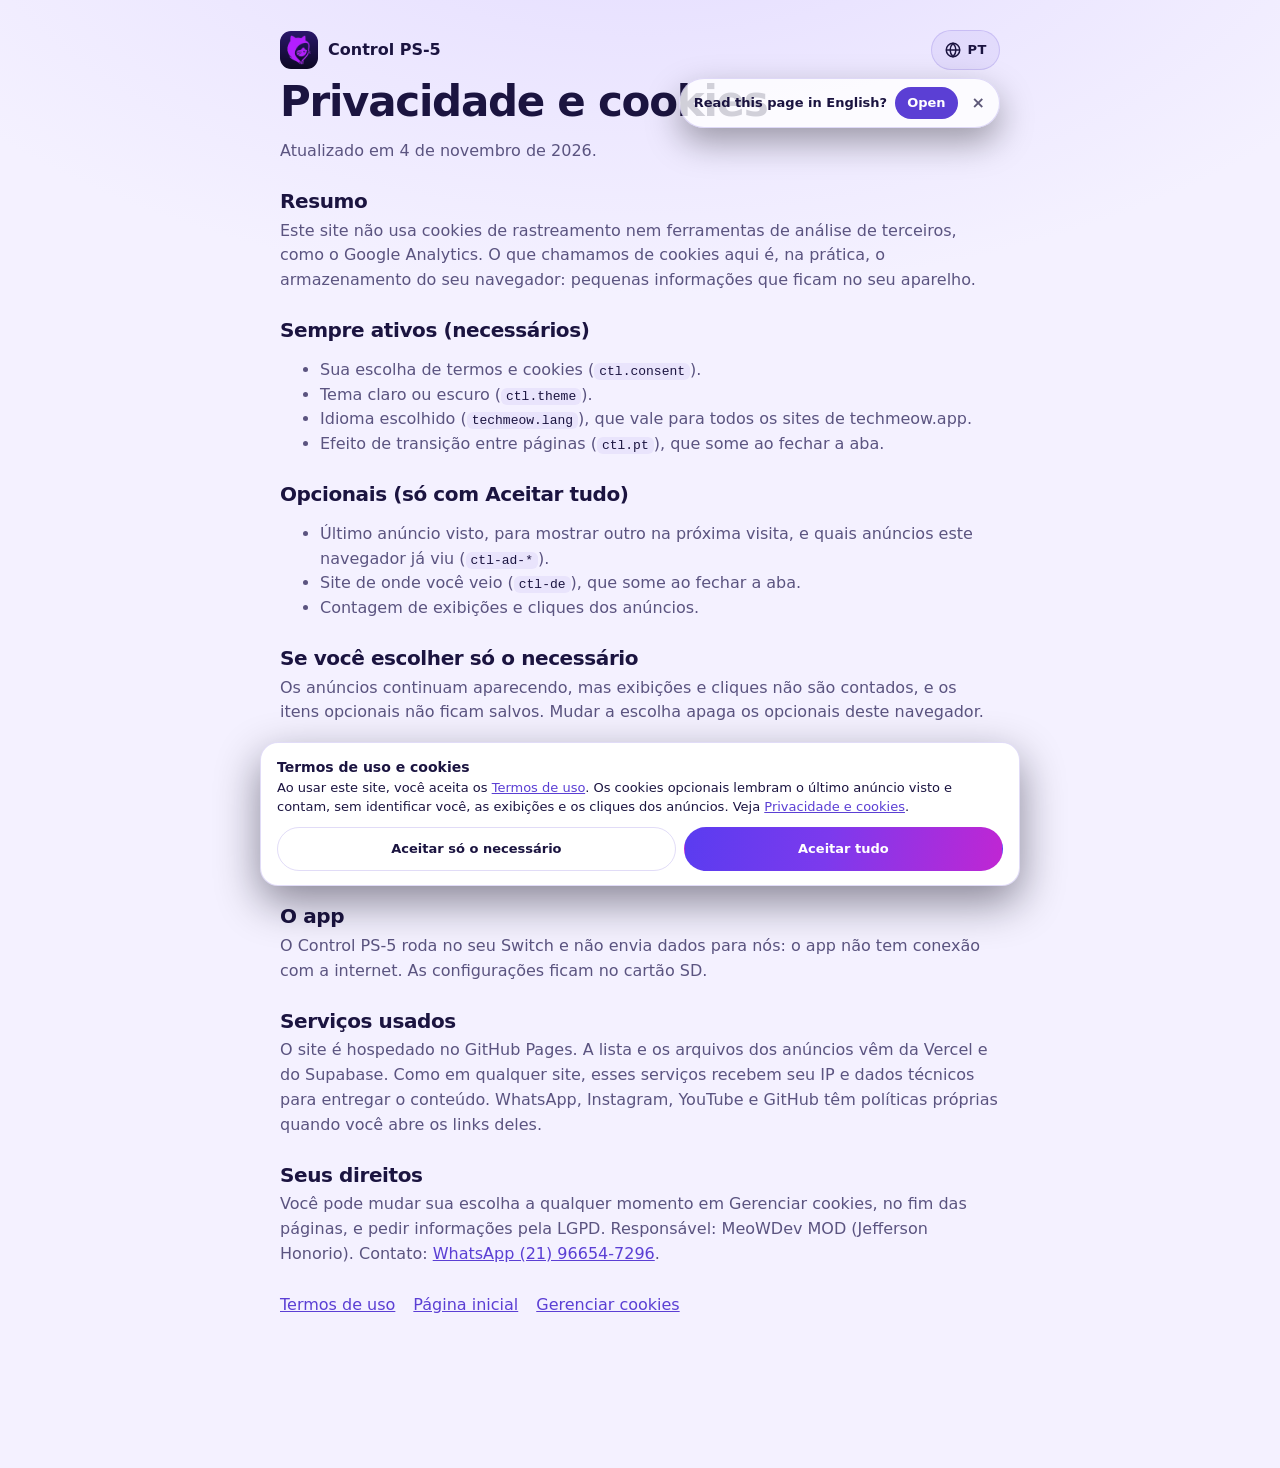
<file: privacidade/index.html>
<!doctype html>
<html lang="pt-BR">
<head>
<meta charset="utf-8">
<meta name="viewport" content="width=device-width, initial-scale=1, viewport-fit=cover">
<title>Privacidade e cookies | Control PS-5</title>
<meta name="description" content="O que o site e o app Control PS-5 guardam, a contagem de anúncios e os seus direitos pela LGPD.">
<meta name="robots" content="noindex,follow">
<meta name="theme-color" content="#0c0920">
<link rel="canonical" href="https://techmeow.app/Control-PS-5/privacidade/">
<link rel="icon" href="../img/icon-192.png" type="image/png">
<script>try { const t = localStorage.getItem("ctl.theme"); if (t === "light" || t === "dark") document.documentElement.dataset.theme = t; } catch (e) {}</script>
<link rel="stylesheet" href="../css/site.css">
<style>
  .artigo{max-width:760px;margin:0 auto;padding:30px 20px 150px}
  .artigo h1{font-size:clamp(30px,6vw,42px)}
  .artigo h2{font-size:20px;margin:26px 0 6px}
  .artigo p,.artigo li{color:var(--muted)}
  .artigo p{margin:0 0 10px}
  .rodape{display:flex;flex-wrap:wrap;gap:6px 18px;align-items:center;margin-top:26px}
</style>
<!--i18n:head-->
<link rel="alternate" hreflang="pt-BR" href="https://techmeow.app/Control-PS-5/privacidade/">
<link rel="alternate" hreflang="en" href="https://techmeow.app/Control-PS-5/en/privacidade/">
<link rel="alternate" hreflang="es" href="https://techmeow.app/Control-PS-5/es/privacidade/">
<link rel="alternate" hreflang="ru" href="https://techmeow.app/Control-PS-5/ru/privacidade/">
<link rel="alternate" hreflang="x-default" href="https://techmeow.app/Control-PS-5/privacidade/">
<style>.i18n-menu{position:relative;display:inline-flex;flex:none}.i18n-btn{display:inline-flex;align-items:center;gap:6px;min-height:40px;padding:0 12px;border-radius:99px;border:1px solid var(--line,rgba(127,127,127,.35));background:var(--surface2,transparent);color:inherit;font:inherit;font-size:13px;font-weight:700;letter-spacing:.04em;cursor:pointer}.i18n-btn:hover{border-color:currentColor}.i18n-lista{position:absolute;right:0;top:calc(100% + 8px);z-index:200;list-style:none;margin:0;padding:6px;min-width:176px;border-radius:14px;border:1px solid var(--line,rgba(127,127,127,.35));background:var(--surface,#16122c);box-shadow:0 18px 40px rgba(0,0,0,.35)}.i18n-lista a{display:flex;align-items:center;gap:10px;padding:9px 10px;border-radius:9px;color:inherit;text-decoration:none;font-size:14px;font-weight:600}.i18n-lista a b{font-size:11px;letter-spacing:.06em;opacity:.65;width:22px}.i18n-lista a:hover,.i18n-lista a:focus-visible{background:var(--surface2,rgba(127,127,127,.15))}.i18n-lista a[aria-current]{color:var(--accent,#a78bfa)}.i18n-sug{position:absolute;right:0;top:calc(100% + 8px);z-index:199;display:flex;align-items:center;gap:8px;white-space:nowrap;padding:8px 8px 8px 14px;border-radius:99px;font-size:13px;font-weight:600;border:1px solid var(--line,rgba(127,127,127,.35));background:var(--surface,#16122c);box-shadow:0 14px 34px rgba(0,0,0,.35)}.i18n-sug a{padding:6px 12px;border-radius:99px;background:var(--accent,#7c5cff);color:#fff;text-decoration:none}.i18n-sug button{border:0;background:none;color:inherit;font:inherit;font-size:16px;line-height:1;padding:4px 6px;cursor:pointer;opacity:.7}.i18n-sug.m{position:fixed;left:12px;right:12px;top:calc(76px + env(safe-area-inset-top));z-index:60;justify-content:space-between;white-space:normal}</style>
<script>(function(){var A="pt",M={"pt": "./", "en": "../en/privacidade/", "es": "../es/privacidade/", "ru": "../ru/privacidade/"},S={"pt": ["Ler esta página em português?", "Abrir"], "en": ["Read this page in English?", "Open"], "es": ["¿Leer esta página en español?", "Abrir"], "ru": ["Открыть эту страницу на русском?", "Открыть"]},K="techmeow.lang";
function salva(l){try{localStorage.setItem(K,l)}catch(e){}}
var p=null;try{p=localStorage.getItem(K)}catch(e){}
if(p&&p!==A&&M[p]){location.replace(M[p]+location.search+location.hash);return}
document.addEventListener("DOMContentLoaded",function(){var m=document.querySelector("[data-i18n-menu]");if(!m)return;
var b=m.querySelector(".i18n-btn"),l=m.querySelector(".i18n-lista");
function abre(v){l.hidden=!v;b.setAttribute("aria-expanded",v?"true":"false")}
b.addEventListener("click",function(e){e.stopPropagation();var s=document.querySelector(".i18n-sug");if(s)s.remove();abre(l.hidden)});
document.addEventListener("click",function(e){if(!m.contains(e.target))abre(false)});
document.addEventListener("keydown",function(e){if(e.key==="Escape"){abre(false);b.focus()}});
m.querySelectorAll("a[data-lang]").forEach(function(a){a.addEventListener("click",function(e){salva(a.dataset.lang);
e.preventDefault();location.href=a.getAttribute("href")+location.hash})});
if(p)return;var n=((navigator.languages&&navigator.languages[0])||navigator.language||"").toLowerCase().slice(0,2);
var q=M[n]?n:(n&&n!=="pt"?"en":null);if(!q||q===A||!M[q])return;
var s=document.createElement("div");s.className="i18n-sug";s.setAttribute("role","status");s.lang=q;
s.innerHTML='<span></span><a></a><button type="button" aria-label="×">×</button>';
s.querySelector("span").textContent=S[q][0];var a=s.querySelector("a");a.textContent=S[q][1];a.href=M[q];
a.addEventListener("click",function(){salva(q)});
s.querySelector("button").addEventListener("click",function(){salva(A);s.remove()});
if(matchMedia("(max-width:600px)").matches){s.classList.add("m");document.body.appendChild(s)}else m.appendChild(s)})})();</script>
<!--/i18n:head-->
</head>
<body>
<main class="artigo">
  <div style="display:flex;align-items:center;justify-content:space-between;gap:12px"><a class="brand" href="../"><img src="../img/icon-192.png" width="38" height="38" alt=""><span>Control PS-5</span></a><!--i18n:menu--><div class="i18n-menu" data-i18n-menu><button type="button" class="i18n-btn" aria-haspopup="true" aria-expanded="false" aria-label="Idioma: Português" title="Idioma"><svg viewBox="0 0 24 24" width="18" height="18" fill="none" stroke="currentColor" stroke-width="2" aria-hidden="true"><circle cx="12" cy="12" r="9"/><path d="M3 12h18M12 3c2.6 2.8 3.9 5.8 3.9 9s-1.3 6.2-3.9 9c-2.6-2.8-3.9-5.8-3.9-9s1.3-6.2 3.9-9z"/></svg><span>PT</span></button><ul class="i18n-lista" hidden><li><a href="./" hreflang="pt-BR" lang="pt-BR" data-lang="pt" aria-current="true"><b>PT</b>Português</a></li><li><a href="../en/privacidade/" hreflang="en" lang="en" data-lang="en"><b>EN</b>English</a></li><li><a href="../es/privacidade/" hreflang="es" lang="es" data-lang="es"><b>ES</b>Español</a></li><li><a href="../ru/privacidade/" hreflang="ru" lang="ru" data-lang="ru"><b>RU</b>Русский</a></li></ul></div><!--/i18n:menu--></div>
  <h1>Privacidade e cookies</h1>
  <p>Atualizado em 4 de novembro de 2026.</p>
  <h2>Resumo</h2>
  <p>Este site não usa cookies de rastreamento nem ferramentas de análise de terceiros, como o Google Analytics. O que chamamos de cookies aqui é, na prática, o armazenamento do seu navegador: pequenas informações que ficam no seu aparelho.</p>
  <h2>Sempre ativos (necessários)</h2>
  <ul><li>Sua escolha de termos e cookies (<code>ctl.consent</code>).</li><li>Tema claro ou escuro (<code>ctl.theme</code>).</li><li>Idioma escolhido (<code>techmeow.lang</code>), que vale para todos os sites de techmeow.app.</li><li>Efeito de transição entre páginas (<code>ctl.pt</code>), que some ao fechar a aba.</li></ul>
  <h2>Opcionais (só com Aceitar tudo)</h2>
  <ul><li>Último anúncio visto, para mostrar outro na próxima visita, e quais anúncios este navegador já viu (<code>ctl-ad-*</code>).</li><li>Site de onde você veio (<code>ctl-de</code>), que some ao fechar a aba.</li><li>Contagem de exibições e cliques dos anúncios.</li></ul>
  <h2>Se você escolher só o necessário</h2>
  <p>Os anúncios continuam aparecendo, mas exibições e cliques não são contados, e os itens opcionais não ficam salvos. Mudar a escolha apaga os opcionais deste navegador.</p>
  <h2>Contagem dos anúncios</h2>
  <p>Com a sua autorização, avisamos ao nosso servidor quando um anúncio aparece ou é clicado, em qual lugar do site e de qual site você veio. O servidor soma esses avisos por dia, com cidade e país aproximados e tipo de aparelho. Não guardamos IP nem nada que identifique você.</p>
  <h2>O app</h2>
  <p>O Control PS-5 roda no seu Switch e não envia dados para nós: o app não tem conexão com a internet. As configurações ficam no cartão SD.</p>
  <h2>Serviços usados</h2>
  <p>O site é hospedado no GitHub Pages. A lista e os arquivos dos anúncios vêm da Vercel e do Supabase. Como em qualquer site, esses serviços recebem seu IP e dados técnicos para entregar o conteúdo. WhatsApp, Instagram, YouTube e GitHub têm políticas próprias quando você abre os links deles.</p>
  <h2>Seus direitos</h2>
  <p>Você pode mudar sua escolha a qualquer momento em Gerenciar cookies, no fim das páginas, e pedir informações pela LGPD. Responsável: MeoWDev MOD (Jefferson Honorio). Contato: <a href="https://wa.me/5521966547296" target="_blank" rel="noopener">WhatsApp (21) 96654-7296</a>.</p>
  <div class="rodape"><a href="../termos/">Termos de uso</a><a href="../">Página inicial</a><a href="#" data-ck-manage>Gerenciar cookies</a></div>
</main>
<script type="module" src="../js/sub.js"></script>
</body>
</html>
</file>
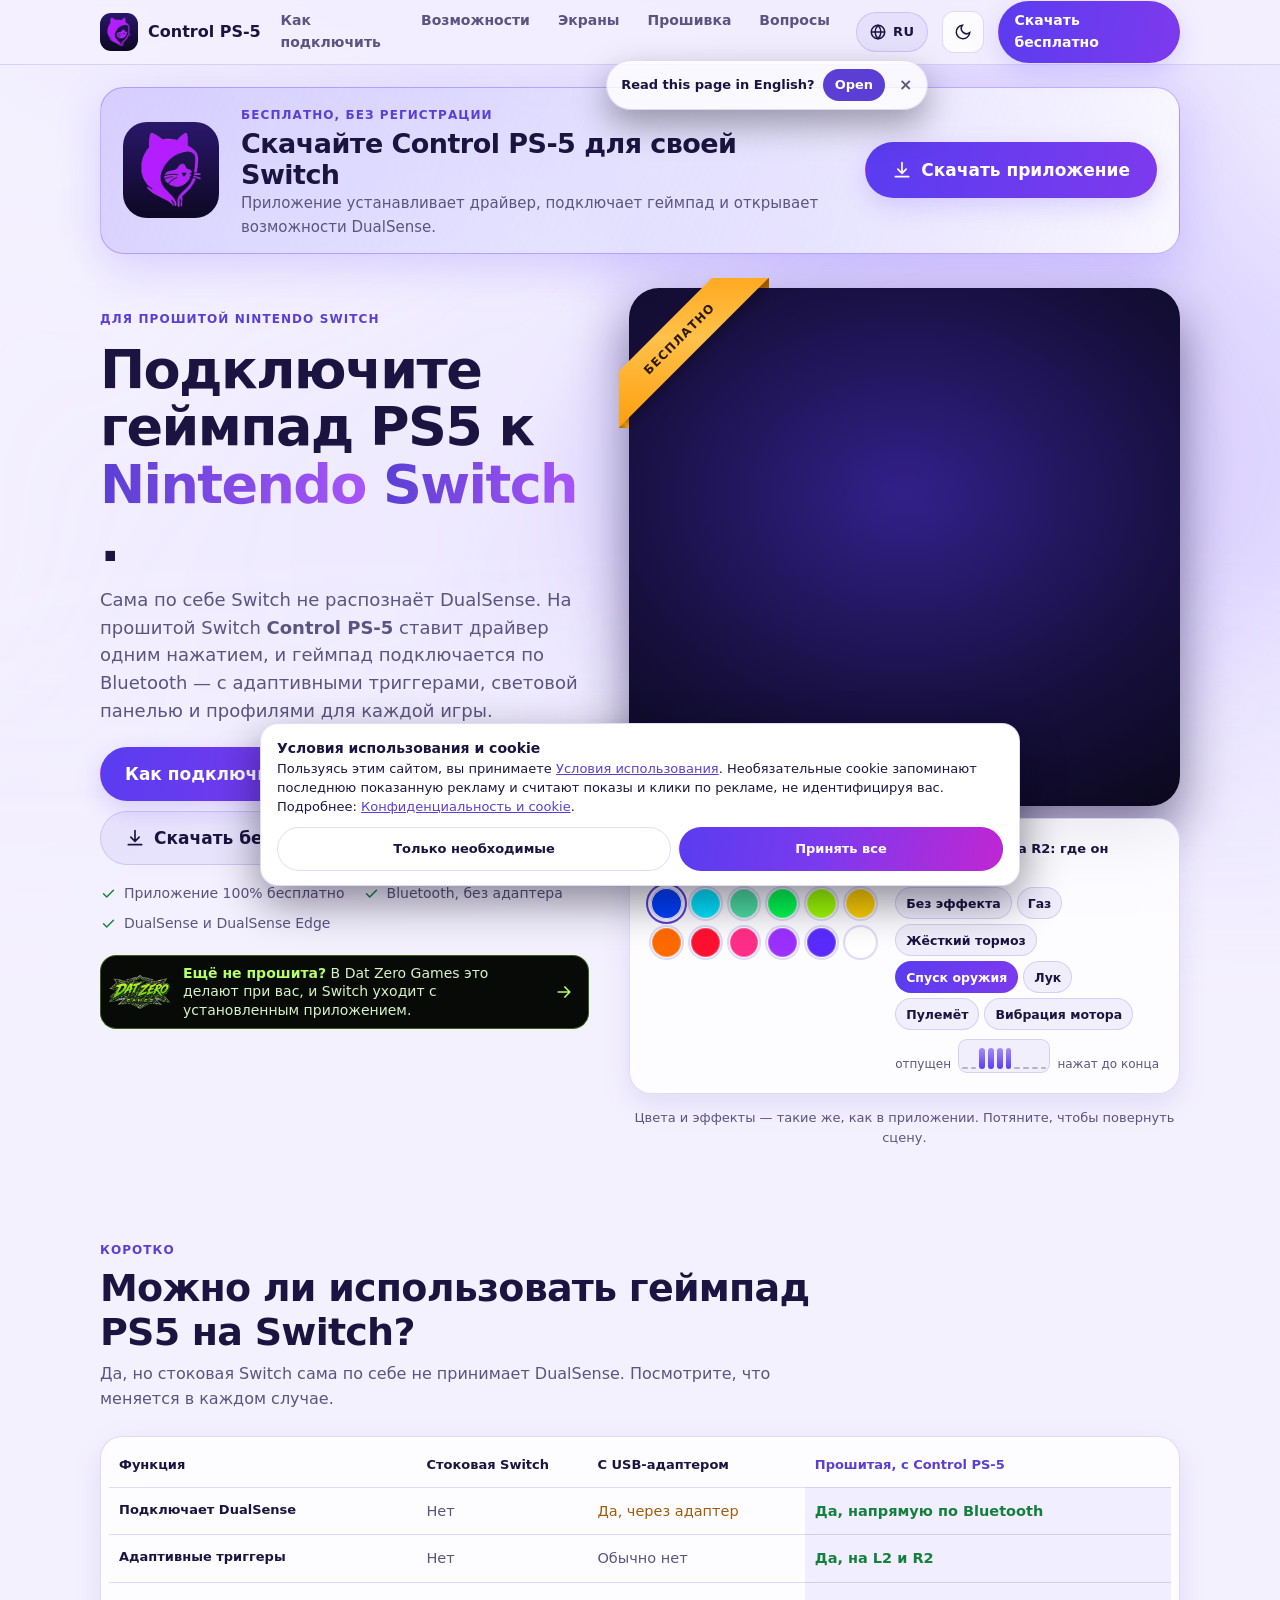
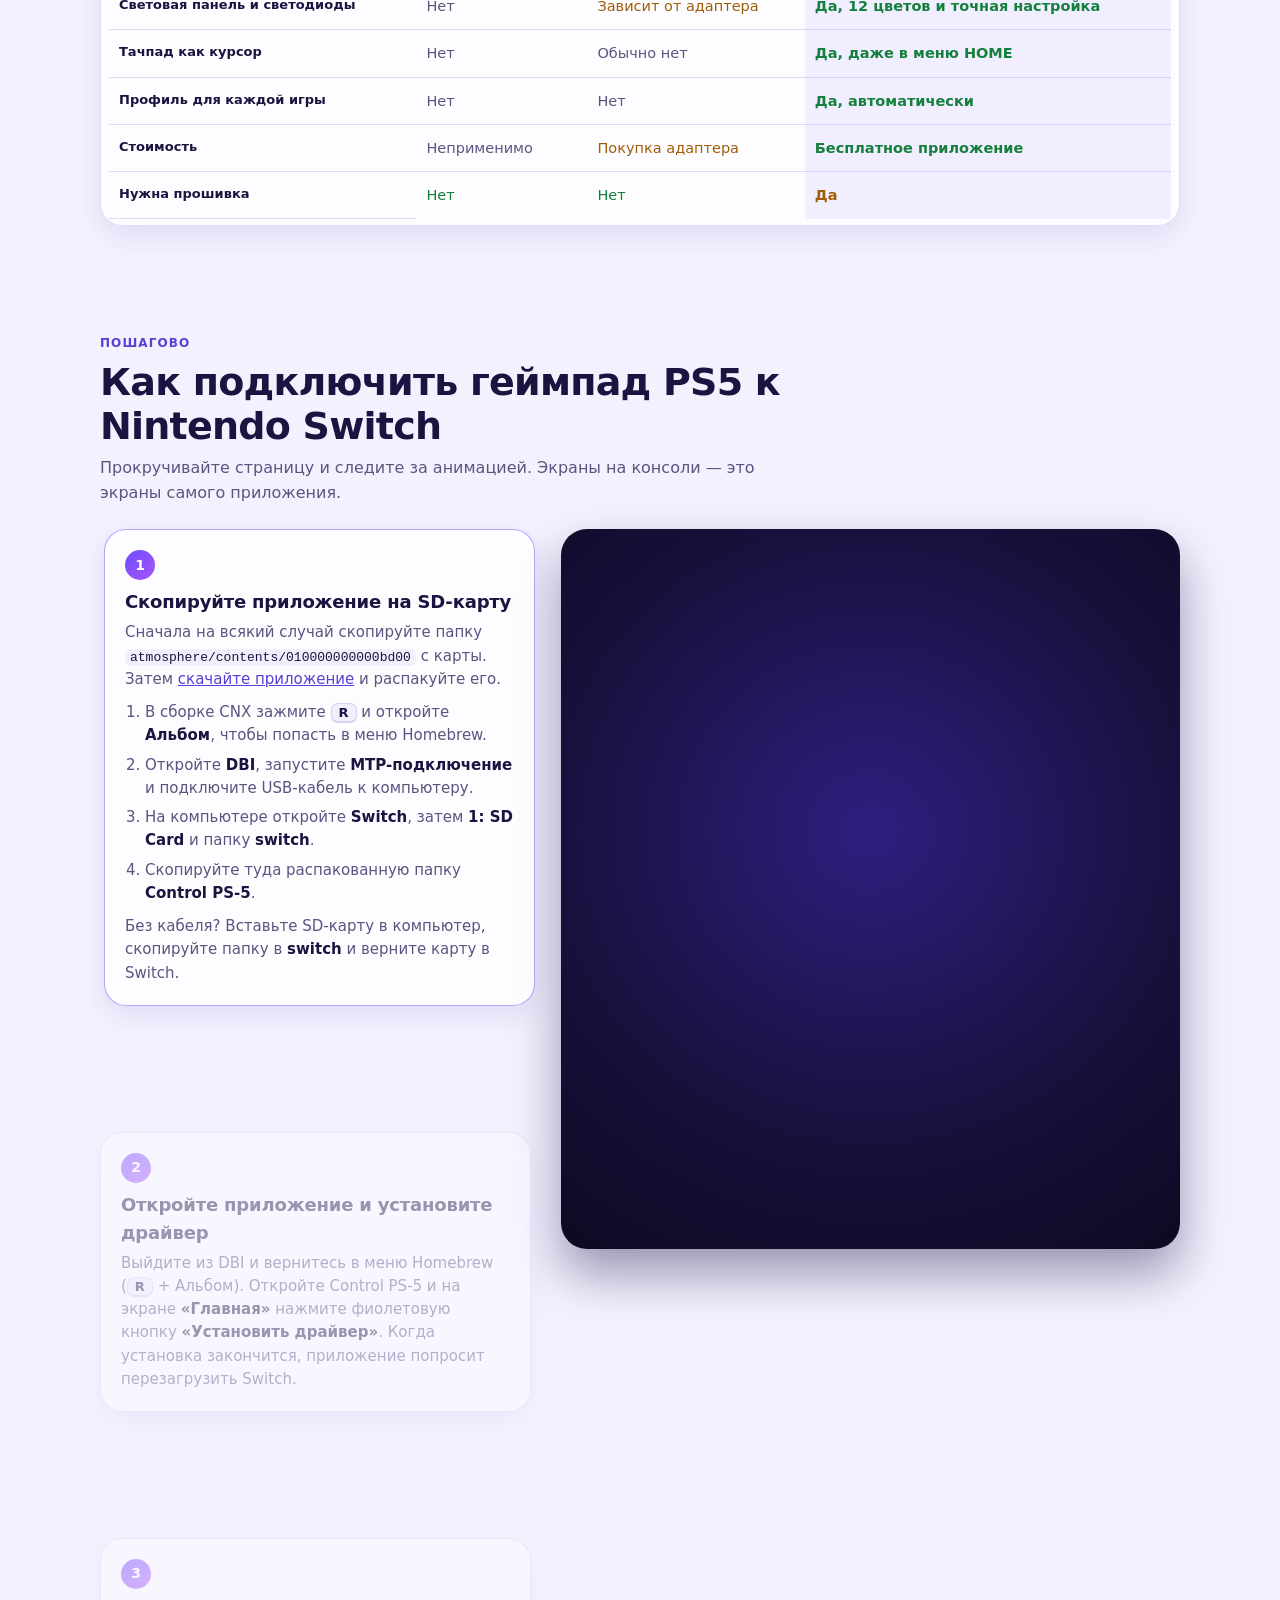
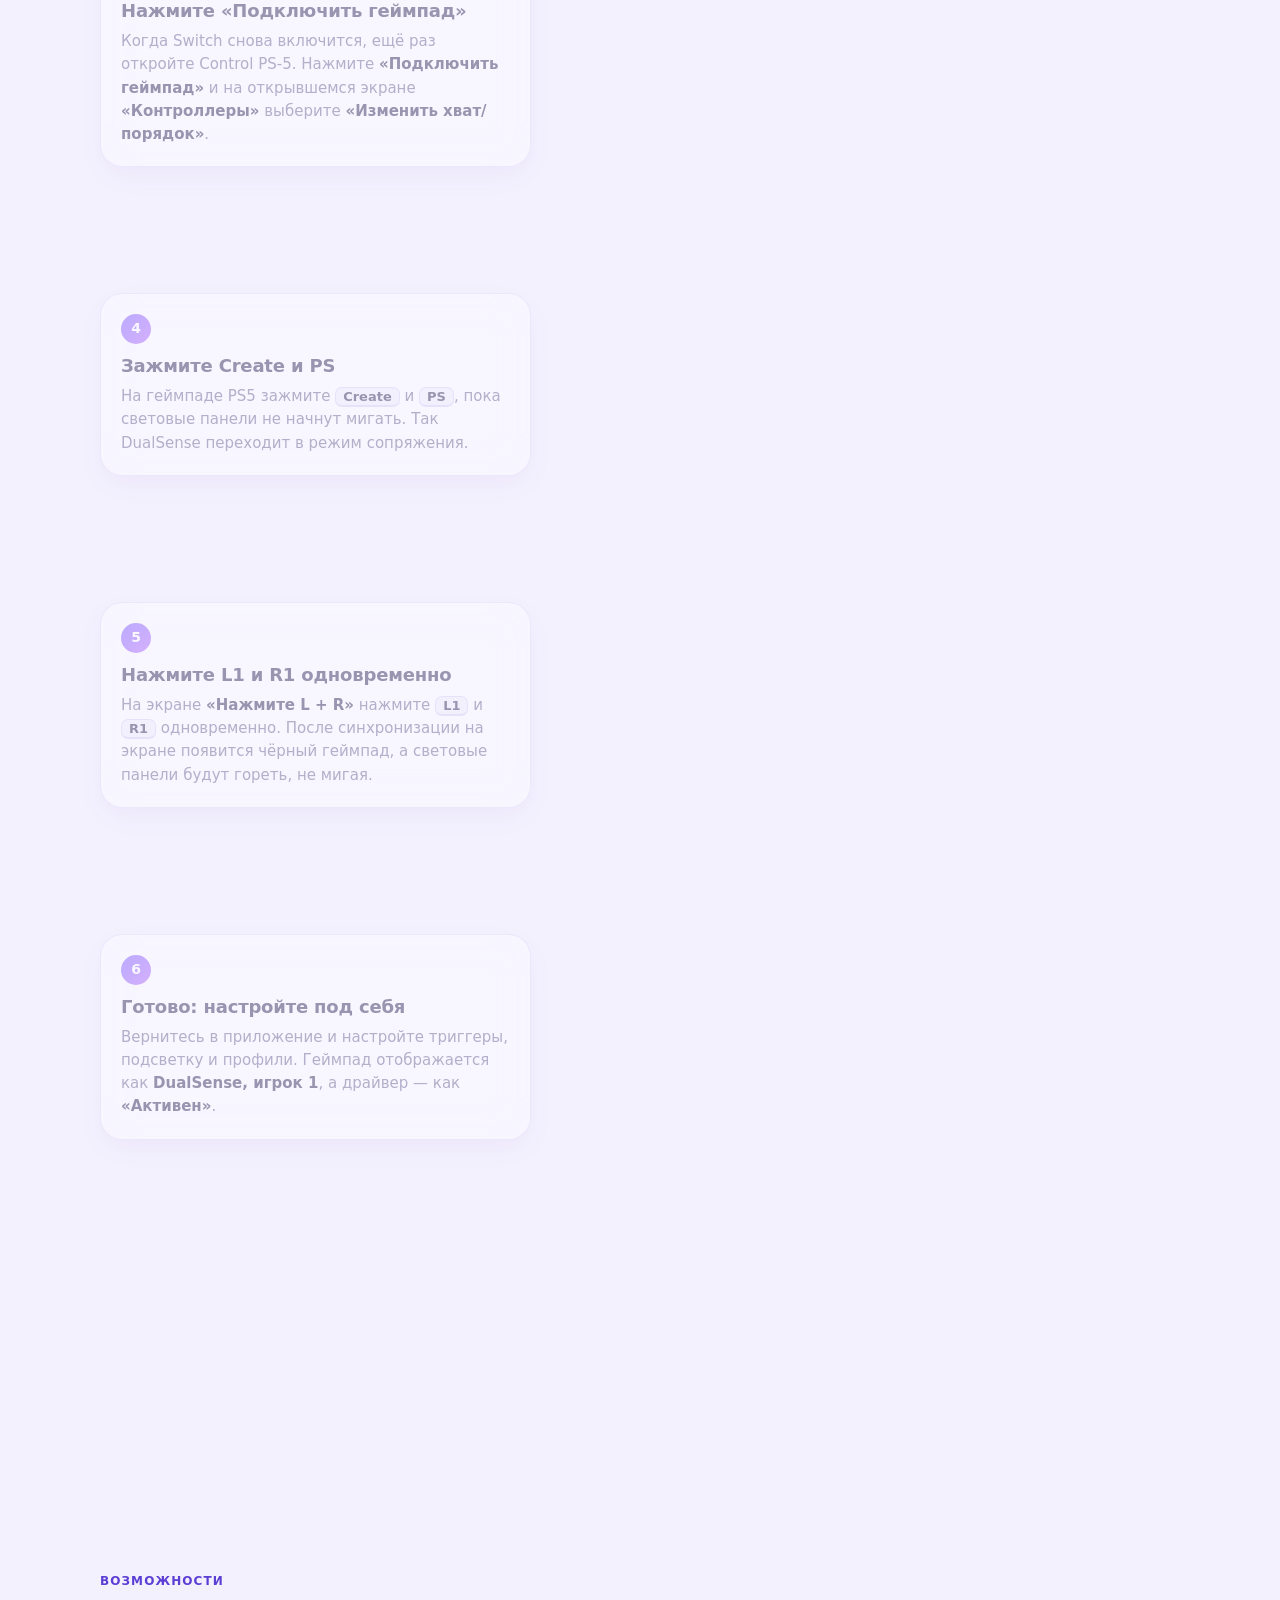
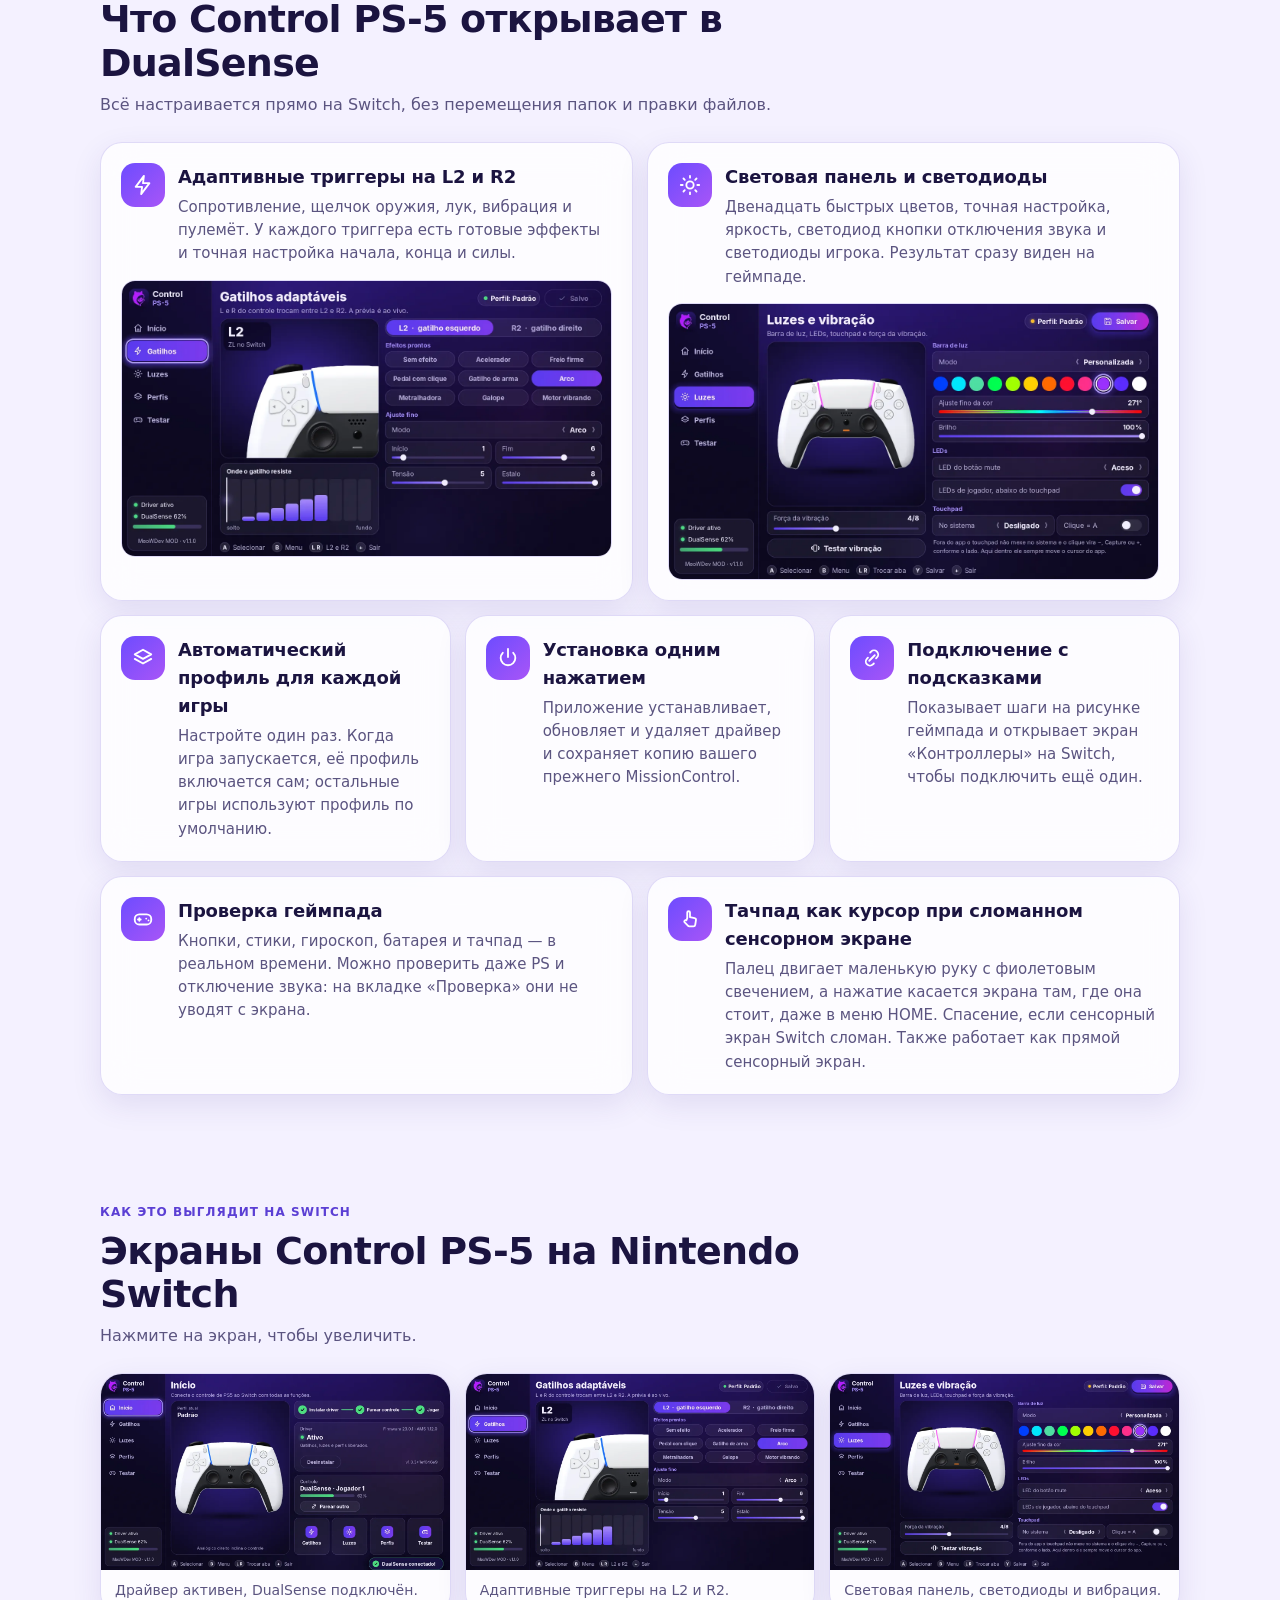
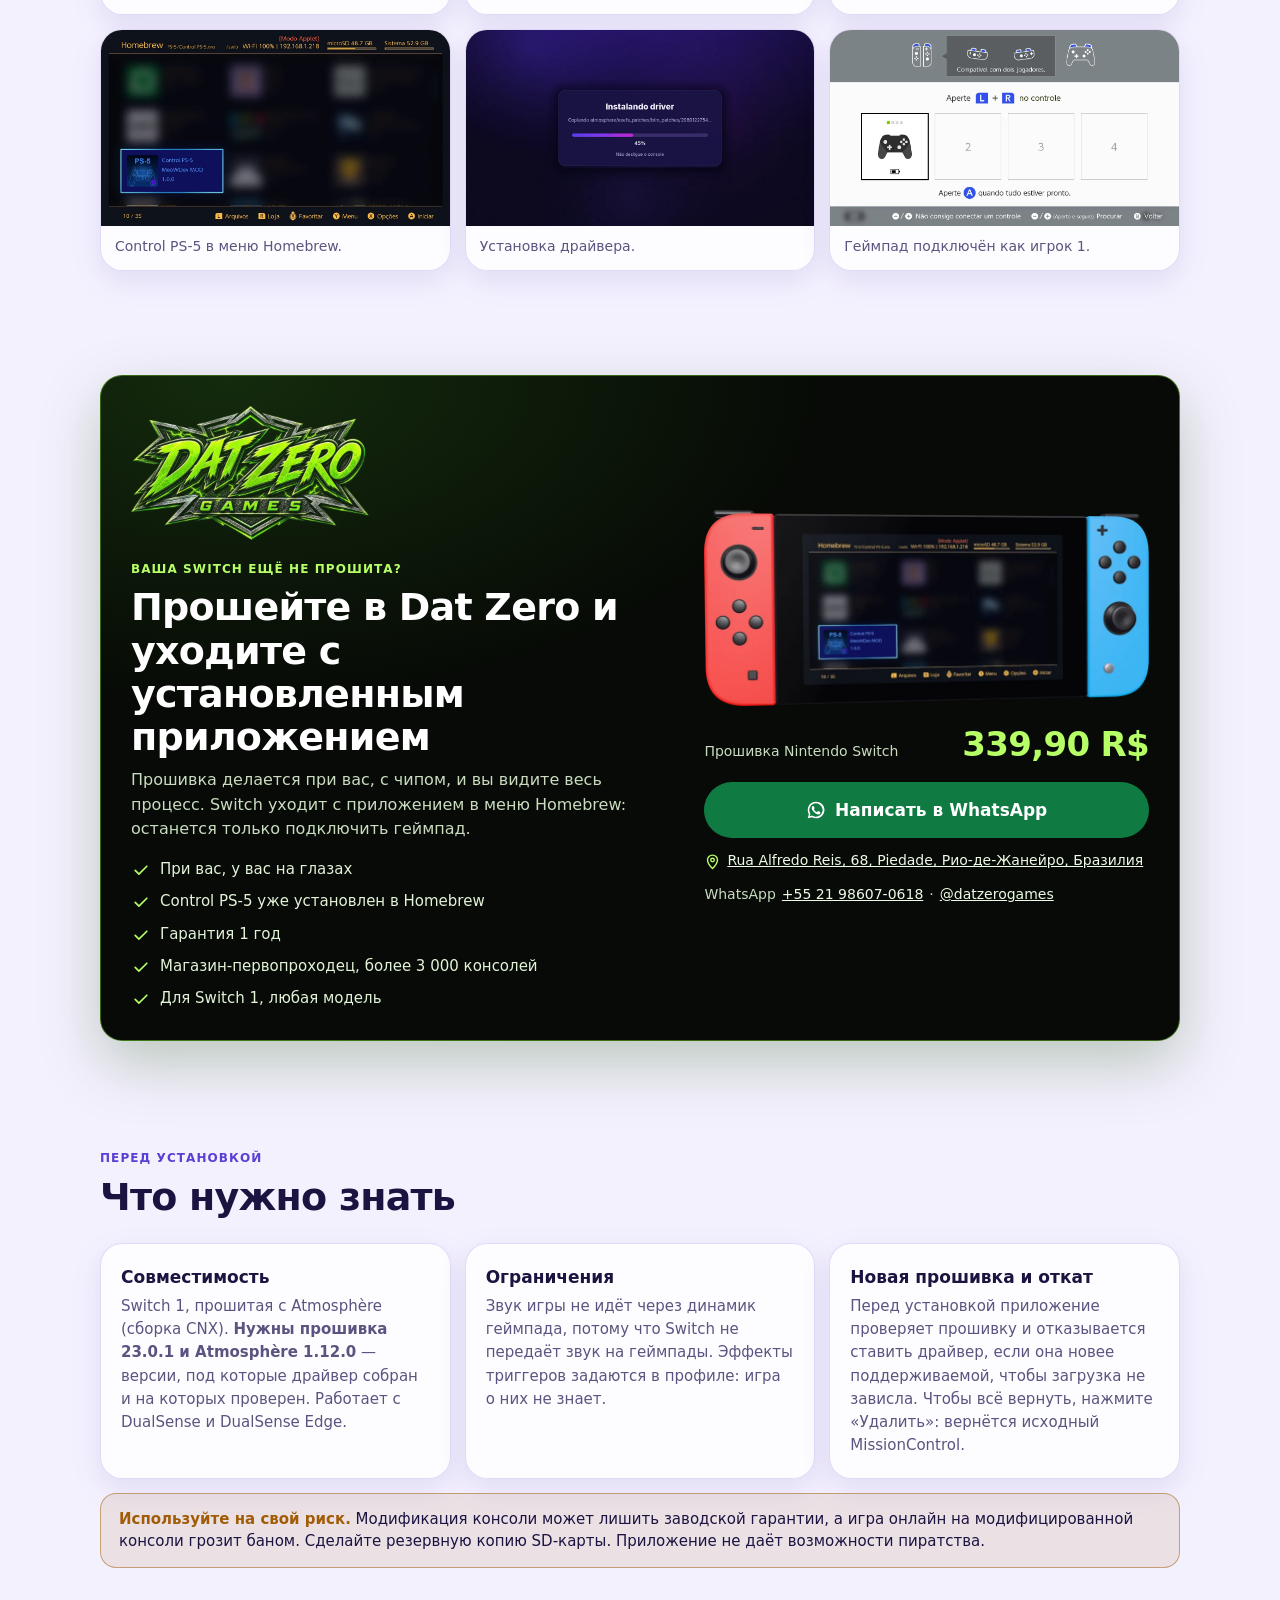
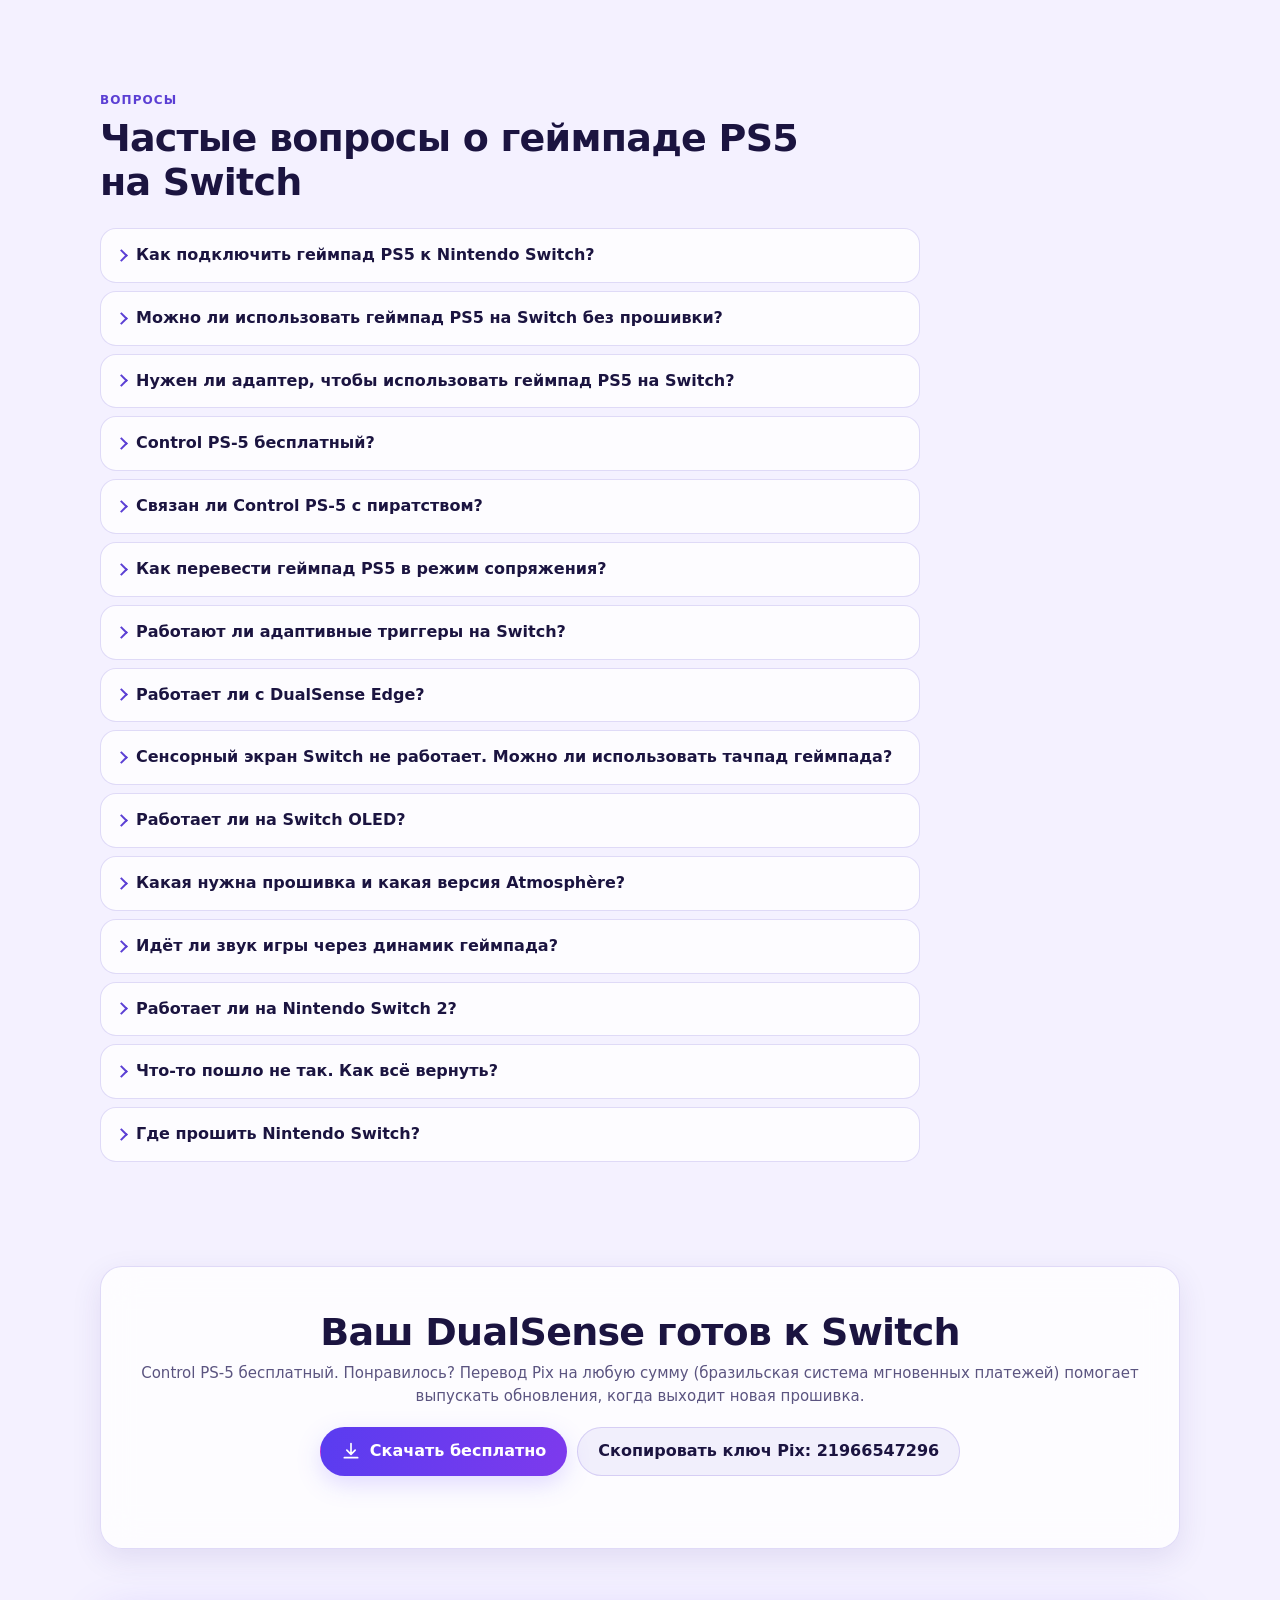
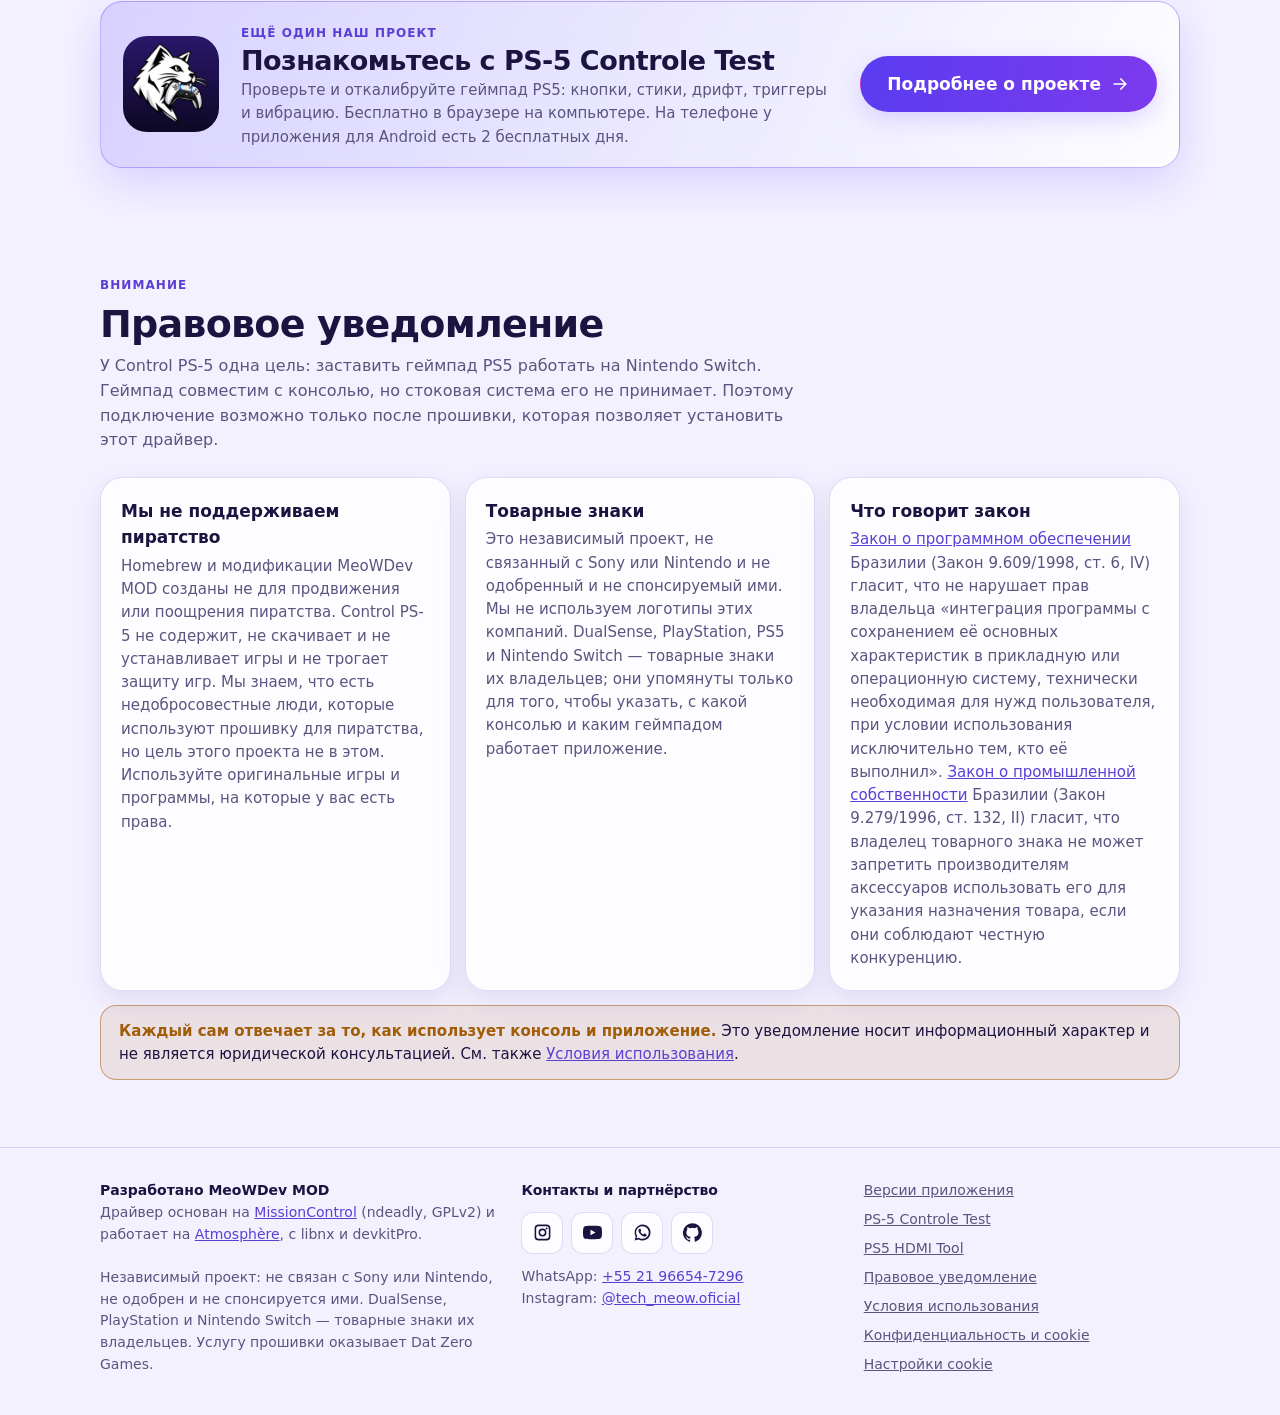
<file: ru/index.html>
<!doctype html>
<html lang="ru">
<head>
<meta charset="utf-8">
<meta name="viewport" content="width=device-width, initial-scale=1, viewport-fit=cover">
<title>Как подключить геймпад PS5 к Nintendo Switch | Control PS-5</title>
<meta name="description" content="Подключите геймпад PS5 (DualSense) к прошитой Nintendo Switch по Bluetooth, без адаптера. Бесплатное приложение с адаптивными триггерами, световой панелью и тачпадом.">
<meta name="keywords" content="как подключить геймпад PS5 к Nintendo Switch, геймпад PS5 на Switch, DualSense на Nintendo Switch, использовать геймпад PS5 на Switch, сопряжение DualSense со Switch, прошитая Switch, homebrew DualSense, Control PS-5, MissionControl, адаптивные триггеры на Switch, геймпад PS5 на Switch без адаптера, Switch OLED, сломанный сенсорный экран Switch, тачпад DualSense как курсор">
<meta name="author" content="MeoWDev MOD">
<meta name="robots" content="index,follow,max-image-preview:large,max-snippet:-1">
<meta name="theme-color" content="#0c0920">
<link rel="canonical" href="https://techmeow.app/Control-PS-5/ru/">
<link rel="icon" href="../img/icon-192.png" type="image/png">
<link rel="apple-touch-icon" href="../img/icon-180.png">
<meta property="og:type" content="website">
<meta property="og:site_name" content="Control PS-5">
<meta property="og:title" content="Как подключить геймпад PS5 к Nintendo Switch">
<meta property="og:description" content="Бесплатное приложение для прошитой Switch: подключает DualSense по Bluetooth, без адаптера, с адаптивными триггерами, световой панелью и профилями для каждой игры.">
<meta property="og:image" content="https://techmeow.app/Control-PS-5/img/og-ru.jpg">
<meta property="og:image:width" content="1200">
<meta property="og:image:height" content="630">
<meta property="og:image:alt" content="Nintendo Switch с приложением Control PS-5 на экране и подключённый белый геймпад PS5 с горящей световой панелью">
<meta property="og:url" content="https://techmeow.app/Control-PS-5/ru/">
<meta property="og:locale" content="ru_RU">
<meta name="twitter:card" content="summary_large_image">
<meta name="twitter:title" content="Как подключить геймпад PS5 к Nintendo Switch">
<meta name="twitter:description" content="Бесплатное приложение для прошитой Switch: подключает DualSense по Bluetooth, без адаптера, с адаптивными триггерами, световой панелью и профилями для каждой игры.">
<meta name="twitter:image" content="https://techmeow.app/Control-PS-5/img/og-ru.jpg">
<meta name="twitter:image:alt" content="Nintendo Switch с приложением Control PS-5 на экране и подключённый белый геймпад PS5 с горящей световой панелью">
<script type="application/ld+json">
{
  "@context": "https://schema.org",
  "@graph": [
    {
      "@type": "Organization",
      "@id": "https://techmeow.app/Control-PS-5/#org",
      "name": "MeoWDev MOD",
      "url": "https://techmeow.app/Control-PS-5/ru/",
      "logo": "https://techmeow.app/Control-PS-5/img/icon-512.png",
      "sameAs": [
        "https://www.instagram.com/tech_meow.oficial",
        "https://www.youtube.com/@techmeow",
        "https://github.com/MeoWDev-MOD"
      ]
    },
    {
      "@type": "WebSite",
      "name": "Control PS-5",
      "url": "https://techmeow.app/Control-PS-5/ru/",
      "inLanguage": "ru",
      "publisher": {
        "@id": "https://techmeow.app/Control-PS-5/#org"
      },
      "@id": "https://techmeow.app/Control-PS-5/#site"
    },
    {
      "@type": "WebPage",
      "@id": "https://techmeow.app/Control-PS-5/#pagina",
      "url": "https://techmeow.app/Control-PS-5/ru/",
      "name": "Как подключить геймпад PS5 к Nintendo Switch | Control PS-5",
      "description": "Подключите геймпад PS5 (DualSense) к прошитой Nintendo Switch по Bluetooth, без адаптера. Бесплатное приложение с адаптивными триггерами, световой панелью и тачпадом.",
      "inLanguage": "ru",
      "isPartOf": {
        "@id": "https://techmeow.app/Control-PS-5/#site"
      },
      "about": {
        "@id": "https://techmeow.app/Control-PS-5/#app"
      },
      "primaryImageOfPage": {
        "@type": "ImageObject",
        "url": "https://techmeow.app/Control-PS-5/img/og-ru.jpg",
        "width": 1200,
        "height": 630
      },
      "dateModified": "2026-11-04"
    },
    {
      "@type": "SoftwareApplication",
      "name": "Control PS-5",
      "description": "Бесплатное приложение для прошитой Nintendo Switch, которое устанавливает драйвер и подключает геймпад PS5 (DualSense и DualSense Edge) по Bluetooth, с адаптивными триггерами, световой панелью, тачпадом и профилями для каждой игры.",
      "applicationCategory": "UtilitiesApplication",
      "operatingSystem": "Nintendo Switch com Atmosphère",
      "softwareVersion": "1.1.0",
      "offers": {
        "@type": "Offer",
        "price": "0",
        "priceCurrency": "BRL"
      },
      "author": {
        "@id": "https://techmeow.app/Control-PS-5/#org"
      },
      "downloadUrl": "https://github.com/MeoWDev-MOD/Control-PS-5/releases/latest/download/Control-PS-5.zip",
      "image": "https://techmeow.app/Control-PS-5/img/og-ru.jpg",
      "screenshot": [
        "https://techmeow.app/Control-PS-5/img/dualsense-conectado-no-nintendo-switch.webp",
        "https://techmeow.app/Control-PS-5/img/gatilhos-adaptaveis-do-dualsense-no-switch.webp",
        "https://techmeow.app/Control-PS-5/img/barra-de-luz-e-vibracao-do-dualsense-no-switch.webp"
      ],
      "inLanguage": "ru",
      "@id": "https://techmeow.app/Control-PS-5/#app",
      "url": "https://techmeow.app/Control-PS-5/ru/",
      "isAccessibleForFree": true,
      "softwareRequirements": "Nintendo Switch 1 desbloqueado, firmware 23.0.1 e Atmosphère 1.12.0",
      "datePublished": "2026-10-15",
      "dateModified": "2026-11-04",
      "fileSize": "5 MB",
      "releaseNotes": "https://github.com/MeoWDev-MOD/Control-PS-5/releases/tag/v1.1.0",
      "featureList": [
        "Conexão do DualSense por Bluetooth, sem adaptador",
        "Gatilhos adaptáveis em L2 e R2",
        "Barra de luz com 12 cores e ajuste fino",
        "LED do mute e LEDs de jogador",
        "Perfil automático por jogo",
        "Touchpad como cursor, inclusive no menu HOME",
        "Teste de botões, analógicos, giroscópio e touchpad"
      ]
    },
    {
      "@type": "HowTo",
      "name": "Как подключить геймпад PS5 к Nintendo Switch",
      "description": "Пошаговая инструкция по сопряжению DualSense с прошитой Nintendo Switch в бесплатном приложении Control PS-5.",
      "image": "https://techmeow.app/Control-PS-5/img/og-ru.jpg",
      "supply": [
        {
          "@type": "HowToSupply",
          "name": "Controle de PS5 (DualSense ou DualSense Edge)"
        },
        {
          "@type": "HowToSupply",
          "name": "Nintendo Switch desbloqueado com Atmosphère"
        }
      ],
      "tool": [
        {
          "@type": "HowToTool",
          "name": "App Control PS-5"
        },
        {
          "@type": "HowToTool",
          "name": "Computador com cabo USB ou leitor de cartão SD"
        }
      ],
      "step": [
        {
          "@type": "HowToStep",
          "position": 1,
          "name": "Скопируйте приложение на SD-карту",
          "text": "Скачайте и распакуйте Control PS-5 и скопируйте папку в папку switch на SD-карте — через DBI по USB-кабелю или вставив карту в компьютер.",
          "image": "https://techmeow.app/Control-PS-5/img/menu-homebrew-com-control-ps5-no-nintendo-switch.webp"
        },
        {
          "@type": "HowToStep",
          "position": 2,
          "name": "Установите драйвер",
          "text": "Откройте Control PS-5 из меню Homebrew и на экране «Главная» нажмите фиолетовую кнопку «Установить драйвер». Когда установка закончится, перезагрузите Switch.",
          "image": "https://techmeow.app/Control-PS-5/img/app-control-ps5-instalar-driver-dualsense.webp"
        },
        {
          "@type": "HowToStep",
          "position": 3,
          "name": "Нажмите «Подключить геймпад»",
          "text": "Снова откройте приложение, нажмите «Подключить геймпад» и на экране «Контроллеры» выберите «Изменить хват/порядок».",
          "image": "https://techmeow.app/Control-PS-5/img/tela-controles-do-nintendo-switch-mudar-ordem.webp"
        },
        {
          "@type": "HowToStep",
          "position": 4,
          "name": "Зажмите Create и PS",
          "text": "На геймпаде зажмите Create и PS, пока световые панели не начнут мигать."
        },
        {
          "@type": "HowToStep",
          "position": 5,
          "name": "Нажмите L1 и R1 одновременно",
          "text": "На экране «Нажмите L + R» нажмите L1 и R1 одновременно. После синхронизации на экране появится чёрный геймпад, а световые панели будут гореть, не мигая.",
          "image": "https://techmeow.app/Control-PS-5/img/aperte-l-e-r-para-sincronizar-controle-ps5-no-switch.webp"
        },
        {
          "@type": "HowToStep",
          "position": 6,
          "name": "Настройте геймпад",
          "text": "Вернитесь в приложение и настройте триггеры, подсветку и профили как вам удобно.",
          "image": "https://techmeow.app/Control-PS-5/img/dualsense-conectado-no-nintendo-switch.webp"
        }
      ]
    },
    {
      "@type": "FAQPage",
      "mainEntity": [
        {
          "@type": "Question",
          "name": "Как подключить геймпад PS5 к Nintendo Switch?",
          "acceptedAnswer": {
            "@type": "Answer",
            "text": "На прошитой Switch скопируйте бесплатное приложение Control PS-5 на SD-карту, установите драйвер из приложения и перезагрузите консоль. Затем нажмите «Подключить геймпад», зажмите Create и PS, пока световые панели не замигают, и на экране «Нажмите L + R» нажмите L1 и R1 одновременно."
          }
        },
        {
          "@type": "Question",
          "name": "Можно ли использовать геймпад PS5 на Switch без прошивки?",
          "acceptedAnswer": {
            "@type": "Answer",
            "text": "С этим приложением — нет. Стоковая Switch не распознаёт DualSense по Bluetooth, а Control PS-5 работает только на прошитой Switch с Atmosphère. Без прошивки остаётся сторонний USB-адаптер, который обычно видит DualSense как обычный геймпад."
          }
        },
        {
          "@type": "Question",
          "name": "Нужен ли адаптер, чтобы использовать геймпад PS5 на Switch?",
          "acceptedAnswer": {
            "@type": "Answer",
            "text": "С Control PS-5 — нет: на прошитой Switch DualSense подключается напрямую по Bluetooth. Без прошивки нужен сторонний Bluetooth-адаптер, например от 8BitDo, который обычно видит DualSense как обычный геймпад."
          }
        },
        {
          "@type": "Question",
          "name": "Control PS-5 бесплатный?",
          "acceptedAnswer": {
            "@type": "Answer",
            "text": "Да. Скачивание и все функции бесплатны, а желающие могут поддержать проект переводом Pix на любую сумму."
          }
        },
        {
          "@type": "Question",
          "name": "Связан ли Control PS-5 с пиратством?",
          "acceptedAnswer": {
            "@type": "Answer",
            "text": "Нет. Приложение только подключает геймпад PS5 к Switch: оно не содержит, не скачивает и не устанавливает игры и не трогает защиту игр. Прошивка нужна потому, что стоковая система не принимает этот геймпад."
          }
        },
        {
          "@type": "Question",
          "name": "Как перевести геймпад PS5 в режим сопряжения?",
          "acceptedAnswer": {
            "@type": "Answer",
            "text": "Одновременно зажмите кнопки Create и PS, пока световые панели вокруг тачпада не начнут мигать."
          }
        },
        {
          "@type": "Question",
          "name": "Работают ли адаптивные триггеры на Switch?",
          "acceptedAnswer": {
            "@type": "Answer",
            "text": "Да, с Control PS-5. Эффект для L2 и R2 выбирается в приложении: сопротивление, щелчок оружия, лук, вибрация или пулемёт. Эффекты задаются в профиле: игра о них не знает."
          }
        },
        {
          "@type": "Question",
          "name": "Работает ли с DualSense Edge?",
          "acceptedAnswer": {
            "@type": "Answer",
            "text": "Да. Приложение работает с DualSense и DualSense Edge."
          }
        },
        {
          "@type": "Question",
          "name": "Сенсорный экран Switch не работает. Можно ли использовать тачпад геймпада?",
          "acceptedAnswer": {
            "@type": "Answer",
            "text": "Да, на прошитой Switch. В приложении откройте «Подсветка», в разделе «Тачпад» выберите «Режим курсора», сохраните кнопкой Y и откройте оверлей Control PS-5 Pointer через Tesla или Ultrahand (L + ↓ + R3). Палец двигает маленькую руку, а нажатие касается экрана там, где она стоит, даже в меню HOME. Экран остаётся сломанным: тачпад просто делает его работу."
          }
        },
        {
          "@type": "Question",
          "name": "Работает ли на Switch OLED?",
          "acceptedAnswer": {
            "@type": "Answer",
            "text": "Да. Приложение для Switch 1, прошитой с Atmosphère, и проверено на Switch OLED. Switch 2 не поддерживается."
          }
        },
        {
          "@type": "Question",
          "name": "Какая нужна прошивка и какая версия Atmosphère?",
          "acceptedAnswer": {
            "@type": "Answer",
            "text": "Прошивка 23.0.1 и Atmosphère 1.12.0 — версии, под которые драйвер собран и на которых проверен. Перед установкой приложение проверяет прошивку и отказывается ставить драйвер, если она новее поддерживаемой, чтобы консоль не зависла при загрузке."
          }
        },
        {
          "@type": "Question",
          "name": "Идёт ли звук игры через динамик геймпада?",
          "acceptedAnswer": {
            "@type": "Answer",
            "text": "Нет. Switch не передаёт звук на геймпады, поэтому динамик DualSense не воспроизводит звук игры."
          }
        },
        {
          "@type": "Question",
          "name": "Работает ли на Nintendo Switch 2?",
          "acceptedAnswer": {
            "@type": "Answer",
            "text": "Нет. Control PS-5 — для прошитой Switch 1, а Switch 2 прошить нельзя."
          }
        },
        {
          "@type": "Question",
          "name": "Что-то пошло не так. Как всё вернуть?",
          "acceptedAnswer": {
            "@type": "Answer",
            "text": "Откройте приложение и нажмите «Удалить»: вернётся исходный MissionControl. Если приложение не открывается, удалите папку atmosphere/contents/010000000000bd00 и верните на место свою резервную копию."
          }
        },
        {
          "@type": "Question",
          "name": "Где прошить Nintendo Switch?",
          "acceptedAnswer": {
            "@type": "Answer",
            "text": "В Dat Zero Games, в районе Пьедаде, Рио-де-Жанейро, Бразилия. Прошивка делается при вас, с чипом, вы видите весь процесс, и Switch уходит с уже установленным Control PS-5 в меню Homebrew. WhatsApp: +55 21 98607-0618."
          }
        }
      ]
    }
  ]
}
</script>
<script>
  try { const t = localStorage.getItem("ctl.theme"); if (t === "light" || t === "dark") document.documentElement.dataset.theme = t; } catch (e) {}
  try { if (sessionStorage.getItem("ctl.pt")) { sessionStorage.removeItem("ctl.pt"); document.documentElement.classList.add("pt"); } } catch (e) {}
</script>
<style>:root{--pt-logo:url(../img/logo-gato-control-ps5.webp)}.webtit{display:block;font-size:clamp(20px,2.4vw,27px);line-height:1.14;letter-spacing:-.02em;font-weight:800;margin:2px 0}</style>
<link rel="preload" as="image" href="../img/controle-de-ps5-conectado-no-nintendo-switch-3d.webp" fetchpriority="high">
<link rel="stylesheet" href="../css/site.css">
<!--i18n:head-->
<link rel="alternate" hreflang="pt-BR" href="https://techmeow.app/Control-PS-5/">
<link rel="alternate" hreflang="en" href="https://techmeow.app/Control-PS-5/en/">
<link rel="alternate" hreflang="es" href="https://techmeow.app/Control-PS-5/es/">
<link rel="alternate" hreflang="ru" href="https://techmeow.app/Control-PS-5/ru/">
<link rel="alternate" hreflang="x-default" href="https://techmeow.app/Control-PS-5/">
<style>.i18n-menu{position:relative;display:inline-flex;flex:none}.i18n-btn{display:inline-flex;align-items:center;gap:6px;min-height:40px;padding:0 12px;border-radius:99px;border:1px solid var(--line,rgba(127,127,127,.35));background:var(--surface2,transparent);color:inherit;font:inherit;font-size:13px;font-weight:700;letter-spacing:.04em;cursor:pointer}.i18n-btn:hover{border-color:currentColor}.i18n-lista{position:absolute;right:0;top:calc(100% + 8px);z-index:200;list-style:none;margin:0;padding:6px;min-width:176px;border-radius:14px;border:1px solid var(--line,rgba(127,127,127,.35));background:var(--surface,#16122c);box-shadow:0 18px 40px rgba(0,0,0,.35)}.i18n-lista a{display:flex;align-items:center;gap:10px;padding:9px 10px;border-radius:9px;color:inherit;text-decoration:none;font-size:14px;font-weight:600}.i18n-lista a b{font-size:11px;letter-spacing:.06em;opacity:.65;width:22px}.i18n-lista a:hover,.i18n-lista a:focus-visible{background:var(--surface2,rgba(127,127,127,.15))}.i18n-lista a[aria-current]{color:var(--accent,#a78bfa)}.i18n-sug{position:absolute;right:0;top:calc(100% + 8px);z-index:199;display:flex;align-items:center;gap:8px;white-space:nowrap;padding:8px 8px 8px 14px;border-radius:99px;font-size:13px;font-weight:600;border:1px solid var(--line,rgba(127,127,127,.35));background:var(--surface,#16122c);box-shadow:0 14px 34px rgba(0,0,0,.35)}.i18n-sug a{padding:6px 12px;border-radius:99px;background:var(--accent,#7c5cff);color:#fff;text-decoration:none}.i18n-sug button{border:0;background:none;color:inherit;font:inherit;font-size:16px;line-height:1;padding:4px 6px;cursor:pointer;opacity:.7}.i18n-sug.m{position:fixed;left:12px;right:12px;top:calc(76px + env(safe-area-inset-top));z-index:60;justify-content:space-between;white-space:normal}</style>
<script>(function(){var A="ru",M={"pt": "../", "en": "../en/", "es": "../es/", "ru": "./"},S={"pt": ["Ler esta página em português?", "Abrir"], "en": ["Read this page in English?", "Open"], "es": ["¿Leer esta página en español?", "Abrir"], "ru": ["Открыть эту страницу на русском?", "Открыть"]},K="techmeow.lang";
function salva(l){try{localStorage.setItem(K,l)}catch(e){}}
var p=null;try{p=localStorage.getItem(K)}catch(e){}
if(p&&p!==A&&M[p]){location.replace(M[p]+location.search+location.hash);return}
document.addEventListener("DOMContentLoaded",function(){var m=document.querySelector("[data-i18n-menu]");if(!m)return;
var b=m.querySelector(".i18n-btn"),l=m.querySelector(".i18n-lista");
function abre(v){l.hidden=!v;b.setAttribute("aria-expanded",v?"true":"false")}
b.addEventListener("click",function(e){e.stopPropagation();var s=document.querySelector(".i18n-sug");if(s)s.remove();abre(l.hidden)});
document.addEventListener("click",function(e){if(!m.contains(e.target))abre(false)});
document.addEventListener("keydown",function(e){if(e.key==="Escape"){abre(false);b.focus()}});
m.querySelectorAll("a[data-lang]").forEach(function(a){a.addEventListener("click",function(e){salva(a.dataset.lang);
e.preventDefault();location.href=a.getAttribute("href")+location.hash})});
if(p)return;var n=((navigator.languages&&navigator.languages[0])||navigator.language||"").toLowerCase().slice(0,2);
var q=M[n]?n:(n&&n!=="pt"?"en":null);if(!q||q===A||!M[q])return;
var s=document.createElement("div");s.className="i18n-sug";s.setAttribute("role","status");s.lang=q;
s.innerHTML='<span></span><a></a><button type="button" aria-label="×">×</button>';
s.querySelector("span").textContent=S[q][0];var a=s.querySelector("a");a.textContent=S[q][1];a.href=M[q];
a.addEventListener("click",function(){salva(q)});
s.querySelector("button").addEventListener("click",function(){salva(A);s.remove()});
if(matchMedia("(max-width:600px)").matches){s.classList.add("m");document.body.appendChild(s)}else m.appendChild(s)})})();</script>
<!--/i18n:head-->
</head>
<body>
<svg width="0" height="0" style="position:absolute" aria-hidden="true">
  <symbol id="s-ig" viewBox="0 0 24 24"><path d="M7 2h10a5 5 0 0 1 5 5v10a5 5 0 0 1-5 5H7a5 5 0 0 1-5-5V7a5 5 0 0 1 5-5zm0 2a3 3 0 0 0-3 3v10a3 3 0 0 0 3 3h10a3 3 0 0 0 3-3V7a3 3 0 0 0-3-3zm5 3a5 5 0 1 1 0 10 5 5 0 0 1 0-10zm0 2a3 3 0 1 0 0 6 3 3 0 0 0 0-6zm5.3-3.3a1.2 1.2 0 1 1 0 2.4 1.2 1.2 0 0 1 0-2.4z"/></symbol>
  <symbol id="s-yt" viewBox="0 0 24 24"><path d="M23.5 6.2a3 3 0 0 0-2.1-2.1C19.5 3.5 12 3.5 12 3.5s-7.5 0-9.4.6A3 3 0 0 0 .5 6.2C0 8.1 0 12 0 12s0 3.9.5 5.8a3 3 0 0 0 2.1 2.1c1.9.6 9.4.6 9.4.6s7.5 0 9.4-.6a3 3 0 0 0 2.1-2.1C24 15.9 24 12 24 12s0-3.9-.5-5.8zM9.5 15.6V8.4l6.3 3.6z"/></symbol>
  <symbol id="s-wa" viewBox="0 0 24 24"><path d="M12 2a10 10 0 0 0-8.6 15l-1.3 5 5.1-1.3A10 10 0 1 0 12 2zm0 18a8 8 0 0 1-4.2-1.2l-.3-.2-3 .8.8-2.9-.2-.3A8 8 0 1 1 12 20zm4.4-6c-.2-.1-1.4-.7-1.7-.8-.2-.1-.4-.1-.5.1l-.8 1c-.1.2-.3.2-.5.1-.8-.3-2.3-1.1-3.3-3-.2-.3 0-.5.1-.6l.4-.5.2-.4v-.4l-.8-1.8c-.2-.5-.4-.4-.5-.4h-.5c-.2 0-.4.1-.7.3-.2.3-.9.9-.9 2.2s1 2.6 1.1 2.7c.1.2 1.9 3 4.7 4.2 1.7.7 2.3.6 2.8.5.6-.1 1.4-.6 1.6-1.1.2-.6.2-1 .1-1.1 0-.1-.2-.2-.4-.3z"/></symbol>
  <symbol id="s-gh" viewBox="0 0 24 24"><path d="M12 .3a12 12 0 0 0-3.8 23.4c.6.1.8-.3.8-.6v-2c-3.3.7-4-1.6-4-1.6-.6-1.4-1.4-1.8-1.4-1.8-1-.7.1-.7.1-.7 1.2.1 1.8 1.2 1.8 1.2 1.1 1.8 2.8 1.3 3.5 1 .1-.8.4-1.3.8-1.6-2.7-.3-5.5-1.3-5.5-5.9 0-1.3.5-2.4 1.2-3.2-.1-.3-.5-1.5.1-3.2 0 0 1-.3 3.3 1.2a11.5 11.5 0 0 1 6 0c2.3-1.5 3.3-1.2 3.3-1.2.6 1.7.2 2.9.1 3.2.8.8 1.2 1.9 1.2 3.2 0 4.6-2.8 5.6-5.5 5.9.4.4.8 1.1.8 2.2v3.3c0 .3.2.7.8.6A12 12 0 0 0 12 .3z"/></symbol>
  <symbol id="i-down" viewBox="0 0 24 24"><path d="M12 3v12M7 11l5 5 5-5M4 20h16"/></symbol>
  <symbol id="i-arrow" viewBox="0 0 24 24"><path d="M5 12h14M13 6l6 6-6 6"/></symbol>
  <symbol id="i-check" viewBox="0 0 24 24"><path d="M5 12.5l4.5 4.5L19 7.5"/></symbol>
  <symbol id="i-pin" viewBox="0 0 24 24"><path d="M12 22s7-6.5 7-12a7 7 0 1 0-14 0c0 5.5 7 12 7 12z"/><circle cx="12" cy="10" r="2.5"/></symbol>
  <symbol id="i-zap" viewBox="0 0 24 24"><path d="M13 2L4 14h7l-1 8 9-12h-7z"/></symbol>
  <symbol id="i-sun2" viewBox="0 0 24 24"><circle cx="12" cy="12" r="4"/><path d="M12 2v2M12 20v2M4.9 4.9l1.4 1.4M17.7 17.7l1.4 1.4M2 12h2M20 12h2M4.9 19.1l1.4-1.4M17.7 6.3l1.4-1.4"/></symbol>
  <symbol id="i-layers" viewBox="0 0 24 24"><path d="M12 3l9 5-9 5-9-5zM3 13l9 5 9-5"/></symbol>
  <symbol id="i-power" viewBox="0 0 24 24"><path d="M12 2v9M6.3 6.3a8 8 0 1 0 11.4 0"/></symbol>
  <symbol id="i-link" viewBox="0 0 24 24"><path d="M9 15l6-6M10 6l1-1a4.5 4.5 0 0 1 6.4 6.4l-1 1M14 18l-1 1a4.5 4.5 0 0 1-6.4-6.4l1-1"/></symbol>
  <symbol id="i-pad" viewBox="0 0 24 24"><rect x="3" y="7" width="18" height="11" rx="5"/><path d="M8 11v3M6.5 12.5h3M15.5 11.5h.01M18 13.5h.01"/></symbol>
  <symbol id="i-touch" viewBox="0 0 24 24"><path d="M9 11V5a1.5 1.5 0 0 1 3 0v5l5 1a2 2 0 0 1 1.5 2.3l-.8 5a2 2 0 0 1-2 1.7h-4.4a2 2 0 0 1-1.6-.8L6 15.5a1.5 1.5 0 0 1 2-2.1z"/></symbol>
</svg>
<canvas id="fxBg" aria-hidden="true"></canvas>
<header class="top"><div class="wrap">
  <a class="brand" href="./"><img src="../img/icon-192.png" width="38" height="38" alt=""><span>Control PS-5</span></a>
  <nav class="links" aria-label="Разделы"><a href="#como-conectar">Как подключить</a><a href="#recursos">Возможности</a><a href="#telas">Экраны</a><a href="#desbloqueio">Прошивка</a><a href="#duvidas">Вопросы</a></nav>
  <!--i18n:menu--><div class="i18n-menu" data-i18n-menu><button type="button" class="i18n-btn" aria-haspopup="true" aria-expanded="false" aria-label="Язык: Русский" title="Язык"><svg viewBox="0 0 24 24" width="18" height="18" fill="none" stroke="currentColor" stroke-width="2" aria-hidden="true"><circle cx="12" cy="12" r="9"/><path d="M3 12h18M12 3c2.6 2.8 3.9 5.8 3.9 9s-1.3 6.2-3.9 9c-2.6-2.8-3.9-5.8-3.9-9s1.3-6.2 3.9-9z"/></svg><span>RU</span></button><ul class="i18n-lista" hidden><li><a href="../" hreflang="pt-BR" lang="pt-BR" data-lang="pt"><b>PT</b>Português</a></li><li><a href="../en/" hreflang="en" lang="en" data-lang="en"><b>EN</b>English</a></li><li><a href="../es/" hreflang="es" lang="es" data-lang="es"><b>ES</b>Español</a></li><li><a href="./" hreflang="ru" lang="ru" data-lang="ru" aria-current="true"><b>RU</b>Русский</a></li></ul></div><!--/i18n:menu-->
  <button class="iconbtn" id="themeBtn" aria-label="Переключить светлую и тёмную тему" title="Переключить светлую и тёмную тему">
    <svg class="i-moon" viewBox="0 0 24 24" fill="none" stroke="currentColor" stroke-width="2" aria-hidden="true"><path d="M21 12.8A9 9 0 1 1 11.2 3a7 7 0 0 0 9.8 9.8z"/></svg>
    <svg class="i-sun" viewBox="0 0 24 24" fill="none" stroke="currentColor" stroke-width="2" aria-hidden="true"><circle cx="12" cy="12" r="4.5"/><path d="M12 1.5v2.5M12 20v2.5M4.6 4.6l1.8 1.8M17.6 17.6l1.8 1.8M1.5 12H4M20 12h2.5M4.6 19.4l1.8-1.8M17.6 6.4l1.8-1.8"/></svg>
  </button>
  <a class="b p dl" style="min-height:42px;padding:8px 16px;font-size:14px" href="https://github.com/MeoWDev-MOD/Control-PS-5/releases/latest/download/Control-PS-5.zip">Скачать бесплатно</a>
</div><i id="scrollBar" aria-hidden="true"></i></header>
<aside class="ad adtopo hidden" id="adTopo" aria-label="Реклама"><span class="adtag">Реклама</span><div class="midia" id="adTopoMedia"></div></aside>

<main class="wrap">
  <section class="webcta" aria-label="Скачать приложение">
    <div class="selo" aria-hidden="true"><img src="../img/logo-gato-control-ps5.webp" width="200" height="200" alt=""></div>
    <div><span class="kick">Бесплатно, без регистрации</span><strong class="webtit">Скачайте Control PS-5 для своей Switch</strong><p>Приложение устанавливает драйвер, подключает геймпад и открывает возможности DualSense.</p></div>
    <a class="b p magnetic" style="min-height:56px;font-size:17px;padding-inline:26px" href="https://github.com/MeoWDev-MOD/Control-PS-5/releases/latest/download/Control-PS-5.zip"><svg class="i"><use href="#i-down"/></svg><span>Скачать приложение</span></a>
  </section>

  <section class="hero">
    <div class="hero-texto">
      <span class="kick">Для прошитой Nintendo Switch</span>
      <h1>Подключите геймпад PS5 к <span class="grad">Nintendo Switch</span>.</h1>
      <p class="lead">Сама по себе Switch не распознаёт DualSense. На прошитой Switch <b>Control PS-5</b> ставит драйвер одним нажатием, и геймпад подключается по Bluetooth — с адаптивными триггерами, световой панелью и профилями для каждой игры.</p>
      <div class="cta">
        <a class="b p magnetic" style="min-height:54px;font-size:17px;padding-inline:24px" href="#como-conectar"><span>Как подключить</span><svg class="i"><use href="#i-arrow"/></svg></a>
        <a class="b" style="min-height:54px;font-size:17px;padding-inline:24px" href="https://github.com/MeoWDev-MOD/Control-PS-5/releases/latest/download/Control-PS-5.zip"><svg class="i"><use href="#i-down"/></svg>Скачать бесплатно</a>
      </div>
      <ul class="chips">
        <li><svg class="i"><use href="#i-check"/></svg>Приложение 100% бесплатно</li>
        <li><svg class="i"><use href="#i-check"/></svg>Bluetooth, без адаптера</li>
        <li><svg class="i"><use href="#i-check"/></svg>DualSense и DualSense Edge</li>
      </ul>
      <a class="nota-dz" href="#desbloqueio">
        <img src="../img/dat-zero-games-logo.webp" width="720" height="402" alt="Dat Zero Games" loading="lazy">
        <span><b>Ещё не прошита?</b> В Dat Zero Games это делают при вас, и Switch уходит с установленным приложением.</span>
        <svg class="i"><use href="#i-arrow"/></svg>
      </a>
    </div>
    <div>
      <div class="stage3d" id="heroStage"><span class="ribbon" aria-hidden="true"></span>
        <img class="poster" src="../img/controle-de-ps5-conectado-no-nintendo-switch-3d.webp" width="900" height="846" alt="Nintendo Switch с приложением Control PS-5 на экране и подключённый белый геймпад PS5 с горящей световой панелью" fetchpriority="high">
        <canvas id="hero3d" aria-label="Nintendo Switch и геймпад PS5 подключаются. Потяните, чтобы повернуть сцену."></canvas>
      </div>
      <div class="aovivo card" id="aoVivo">
        <div>
          <span class="tit">Выберите цвет световой панели</span>
          <div class="cores" id="cores" role="group" aria-label="Цвет световой панели"></div>
        </div>
        <div>
          <span class="tit">Эффект триггера R2: где он сопротивляется</span>
          <div class="efeitos" id="efeitos" role="group" aria-label="Эффект триггера R2"></div>
          <div class="curso"><span>отпущен</span><div id="curso" aria-hidden="true"></div><span>нажат до конца</span></div>
        </div>
      </div>
      <p class="caption">Цвета и эффекты — такие же, как в приложении. Потяните, чтобы повернуть сцену.</p>
    </div>
  </section>

  <section class="sec" id="da-para-conectar">
    <div class="h"><span class="kick">Коротко</span><h2>Можно ли использовать геймпад PS5 на Switch?</h2><p>Да, но стоковая Switch сама по себе не принимает DualSense. Посмотрите, что меняется в каждом случае.</p></div>
    <div class="card tablewrap">
      <table>
        <thead><tr><th scope="col">Функция</th><th scope="col">Стоковая Switch</th><th scope="col">С USB-адаптером</th><th scope="col" class="me">Прошитая, с Control PS-5</th></tr></thead>
        <tbody>
          <tr><th scope="row">Подключает DualSense</th><td class="n">Нет</td><td class="l">Да, через адаптер</td><td class="me y">Да, напрямую по Bluetooth</td></tr>
          <tr><th scope="row">Адаптивные триггеры</th><td class="n">Нет</td><td class="n">Обычно нет</td><td class="me y">Да, на L2 и R2</td></tr>
          <tr><th scope="row">Световая панель и светодиоды</th><td class="n">Нет</td><td class="l">Зависит от адаптера</td><td class="me y">Да, 12 цветов и точная настройка</td></tr>
          <tr><th scope="row">Тачпад как курсор</th><td class="n">Нет</td><td class="n">Обычно нет</td><td class="me y">Да, даже в меню HOME</td></tr>
          <tr><th scope="row">Профиль для каждой игры</th><td class="n">Нет</td><td class="n">Нет</td><td class="me y">Да, автоматически</td></tr>
          <tr><th scope="row">Стоимость</th><td class="n">Неприменимо</td><td class="l">Покупка адаптера</td><td class="me y">Бесплатное приложение</td></tr>
          <tr><th scope="row">Нужна прошивка</th><td class="y">Нет</td><td class="y">Нет</td><td class="me l">Да</td></tr>
        </tbody>
      </table>
    </div>
  </section>

  <section class="sec" id="como-conectar">
    <div class="h"><span class="kick">Пошагово</span><h2>Как подключить геймпад PS5 к Nintendo Switch</h2><p>Прокручивайте страницу и следите за анимацией. Экраны на консоли — это экраны самого приложения.</p></div>
    <div class="story" id="montagem">
      <div class="storypalco" id="storyStage"><canvas id="story3d" aria-label="Анимация с каждым шагом подключения геймпада PS5 к Nintendo Switch"></canvas><div id="rotulos3d" aria-hidden="true"></div><div class="carrega">Загрузка 3D-модели</div></div>
      <div class="passos">
        <article class="card passo"><span class="nro">1</span><h3>Скопируйте приложение на SD-карту</h3>
          <p>Сначала на всякий случай скопируйте папку <code>atmosphere/contents/010000000000bd00</code> с карты. Затем <a href="https://github.com/MeoWDev-MOD/Control-PS-5/releases/latest/download/Control-PS-5.zip">скачайте приложение</a> и распакуйте его.</p>
          <ol class="sub">
            <li>В сборке CNX зажмите <kbd>R</kbd> и откройте <b>Альбом</b>, чтобы попасть в меню Homebrew.</li>
            <li>Откройте <b>DBI</b>, запустите <b>MTP-подключение</b> и подключите USB-кабель к компьютеру.</li>
            <li>На компьютере откройте <b>Switch</b>, затем <b>1: SD Card</b> и папку <b>switch</b>.</li>
            <li>Скопируйте туда распакованную папку <b>Control PS-5</b>.</li>
          </ol>
          <p>Без кабеля? Вставьте SD-карту в компьютер, скопируйте папку в <b>switch</b> и верните карту в Switch.</p>
          <img src="../img/menu-homebrew-com-control-ps5-no-nintendo-switch.webp" width="1280" height="720" loading="lazy" alt="Меню Homebrew на Nintendo Switch с приложением Control PS-5 в списке"></article>
        <article class="card passo"><span class="nro">2</span><h3>Откройте приложение и установите драйвер</h3>
          <p>Выйдите из DBI и вернитесь в меню Homebrew (<kbd>R</kbd> + Альбом). Откройте Control PS-5 и на экране <b>«Главная»</b> нажмите фиолетовую кнопку <b>«Установить драйвер»</b>. Когда установка закончится, приложение попросит перезагрузить Switch.</p>
          <img src="../img/app-control-ps5-instalar-driver-dualsense.webp" width="1280" height="720" loading="lazy" alt="Экран «Главная» в Control PS-5 с фиолетовой кнопкой установки драйвера DualSense"></article>
        <article class="card passo"><span class="nro">3</span><h3>Нажмите «Подключить геймпад»</h3>
          <p>Когда Switch снова включится, ещё раз откройте Control PS-5. Нажмите <b>«Подключить геймпад»</b> и на открывшемся экране <b>«Контроллеры»</b> выберите <b>«Изменить хват/порядок»</b>.</p>
          <img src="../img/tela-controles-do-nintendo-switch-mudar-ordem.webp" width="1280" height="720" loading="lazy" alt="Экран «Контроллеры» на Nintendo Switch с пунктом «Изменить хват/порядок»"></article>
        <article class="card passo"><span class="nro">4</span><h3>Зажмите Create и PS</h3>
          <p>На геймпаде PS5 зажмите <kbd>Create</kbd> и <kbd>PS</kbd>, пока световые панели не начнут мигать. Так DualSense переходит в режим сопряжения.</p></article>
        <article class="card passo"><span class="nro">5</span><h3>Нажмите L1 и R1 одновременно</h3>
          <p>На экране <b>«Нажмите L + R»</b> нажмите <kbd>L1</kbd> и <kbd>R1</kbd> одновременно. После синхронизации на экране появится чёрный геймпад, а световые панели будут гореть, не мигая.</p>
          <img src="../img/aperte-l-e-r-para-sincronizar-controle-ps5-no-switch.webp" width="1280" height="720" loading="lazy" alt="Экран Switch с просьбой нажать L и R и геймпадом PS5, подключённым как игрок 1"></article>
        <article class="card passo"><span class="nro">6</span><h3>Готово: настройте под себя</h3>
          <p>Вернитесь в приложение и настройте триггеры, подсветку и профили. Геймпад отображается как <b>DualSense, игрок 1</b>, а драйвер — как <b>«Активен»</b>.</p>
          <img src="../img/dualsense-conectado-no-nintendo-switch.webp" width="1280" height="720" loading="lazy" alt="Экран «Главная» в Control PS-5 с активным драйвером и DualSense, подключённым как игрок 1"></article>
      </div>
    </div>
  </section>

  <section class="sec" id="recursos">
    <div class="h"><span class="kick">Возможности</span><h2>Что Control PS-5 открывает в DualSense</h2><p>Всё настраивается прямо на Switch, без перемещения папок и правки файлов.</p></div>
    <div class="bento">
      <article class="card wide spot"><div class="ico"><svg class="i"><use href="#i-zap"/></svg></div><h3>Адаптивные триггеры на L2 и R2</h3><p>Сопротивление, щелчок оружия, лук, вибрация и пулемёт. У каждого триггера есть готовые эффекты и точная настройка начала, конца и силы.</p><img src="../img/gatilhos-adaptaveis-do-dualsense-no-switch.webp" width="1280" height="720" loading="lazy" alt="Экран «Адаптивные триггеры» в Control PS-5 с настройками L2 и R2"></article>
      <article class="card wide spot"><div class="ico"><svg class="i"><use href="#i-sun2"/></svg></div><h3>Световая панель и светодиоды</h3><p>Двенадцать быстрых цветов, точная настройка, яркость, светодиод кнопки отключения звука и светодиоды игрока. Результат сразу виден на геймпаде.</p><img src="../img/barra-de-luz-e-vibracao-do-dualsense-no-switch.webp" width="1280" height="720" loading="lazy" alt="Экран «Подсветка и вибрация» в Control PS-5 с цветами световой панели"></article>
      <article class="card spot"><div class="ico"><svg class="i"><use href="#i-layers"/></svg></div><h3>Автоматический профиль для каждой игры</h3><p>Настройте один раз. Когда игра запускается, её профиль включается сам; остальные игры используют профиль по умолчанию.</p></article>
      <article class="card spot"><div class="ico"><svg class="i"><use href="#i-power"/></svg></div><h3>Установка одним нажатием</h3><p>Приложение устанавливает, обновляет и удаляет драйвер и сохраняет копию вашего прежнего MissionControl.</p></article>
      <article class="card spot"><div class="ico"><svg class="i"><use href="#i-link"/></svg></div><h3>Подключение с подсказками</h3><p>Показывает шаги на рисунке геймпада и открывает экран «Контроллеры» на Switch, чтобы подключить ещё один.</p></article>
      <article class="card wide spot"><div class="ico"><svg class="i"><use href="#i-pad"/></svg></div><h3>Проверка геймпада</h3><p>Кнопки, стики, гироскоп, батарея и тачпад — в реальном времени. Можно проверить даже PS и отключение звука: на вкладке «Проверка» они не уводят с экрана.</p></article>
      <article class="card wide spot"><div class="ico"><svg class="i"><use href="#i-touch"/></svg></div><h3>Тачпад как курсор при сломанном сенсорном экране</h3><p>Палец двигает маленькую руку с фиолетовым свечением, а нажатие касается экрана там, где она стоит, даже в меню HOME. Спасение, если сенсорный экран Switch сломан. Также работает как прямой сенсорный экран.</p></article>
    </div>
  </section>

  <aside class="ad hidden" id="adSlotRecursos" aria-label="Реклама"><span class="adtag">Реклама</span><div class="midia" id="adMediaRecursos"></div></aside>

  <section class="sec" id="telas">
    <div class="h"><span class="kick">Как это выглядит на Switch</span><h2>Экраны Control PS-5 на Nintendo Switch</h2><p>Нажмите на экран, чтобы увеличить.</p></div>
    <div class="fotos telas" id="galeria">
      <figure class="foto"><button type="button" class="zoom" aria-label="Увеличить: экран «Главная» с подключённым DualSense"><img src="../img/dualsense-conectado-no-nintendo-switch.webp" width="1280" height="720" loading="lazy" alt="Control PS-5 с активным драйвером и DualSense, подключённым как игрок 1"></button><figcaption>Драйвер активен, DualSense подключён.</figcaption></figure>
      <figure class="foto"><button type="button" class="zoom" aria-label="Увеличить: экран триггеров"><img src="../img/gatilhos-adaptaveis-do-dualsense-no-switch.webp" width="1280" height="720" loading="lazy" alt="Настройка адаптивных триггеров L2 и R2 в Control PS-5"></button><figcaption>Адаптивные триггеры на L2 и R2.</figcaption></figure>
      <figure class="foto"><button type="button" class="zoom" aria-label="Увеличить: экран подсветки"><img src="../img/barra-de-luz-e-vibracao-do-dualsense-no-switch.webp" width="1280" height="720" loading="lazy" alt="Цвета световой панели, светодиоды и вибрация DualSense в Control PS-5"></button><figcaption>Световая панель, светодиоды и вибрация.</figcaption></figure>
      <figure class="foto"><button type="button" class="zoom" aria-label="Увеличить: меню Homebrew"><img src="../img/menu-homebrew-com-control-ps5-no-nintendo-switch.webp" width="1280" height="720" loading="lazy" alt="Control PS-5 в списке меню Homebrew на Nintendo Switch"></button><figcaption>Control PS-5 в меню Homebrew.</figcaption></figure>
      <figure class="foto"><button type="button" class="zoom" aria-label="Увеличить: установка драйвера"><img src="../img/instalando-driver-dualsense-no-switch.webp" width="1280" height="720" loading="lazy" alt="Установка драйвера DualSense на Nintendo Switch"></button><figcaption>Установка драйвера.</figcaption></figure>
      <figure class="foto"><button type="button" class="zoom" aria-label="Увеличить: синхронизация геймпада"><img src="../img/aperte-l-e-r-para-sincronizar-controle-ps5-no-switch.webp" width="1280" height="720" loading="lazy" alt="Геймпад PS5, подключённый как игрок 1, на экране Nintendo Switch"></button><figcaption>Геймпад подключён как игрок 1.</figcaption></figure>
    </div>
  </section>
  <dialog class="tela-grande" id="telaGrande" aria-label="Увеличенный экран"><form method="dialog"><button class="iconbtn" aria-label="Закрыть">✕</button></form><img id="telaGrandeImg" alt=""></dialog>

  <section class="sec" id="desbloqueio">
    <div class="card dz">
      <div class="dz-texto">
        <img class="dz-logo" src="../img/dat-zero-games-logo.webp" width="720" height="402" loading="lazy" alt="Логотип Dat Zero Games">
        <span class="kick">Ваша Switch ещё не прошита?</span>
        <h2>Прошейте в Dat Zero и уходите с установленным приложением</h2>
        <p>Прошивка делается при вас, с чипом, и вы видите весь процесс. Switch уходит с приложением в меню Homebrew: останется только подключить геймпад.</p>
        <ul class="dz-lista">
          <li><svg class="i"><use href="#i-check"/></svg>При вас, у вас на глазах</li>
          <li><svg class="i"><use href="#i-check"/></svg>Control PS-5 уже установлен в Homebrew</li>
          <li><svg class="i"><use href="#i-check"/></svg>Гарантия 1 год</li>
          <li><svg class="i"><use href="#i-check"/></svg>Магазин-первопроходец, более 3 000 консолей</li>
          <li><svg class="i"><use href="#i-check"/></svg>Для Switch 1, любая модель</li>
        </ul>
      </div>
      <div class="dz-oferta">
        <img class="dz-switch" src="../img/nintendo-switch-com-control-ps5-no-menu-homebrew.webp" width="900" height="396" loading="lazy" alt="Nintendo Switch с меню Homebrew и выбранным приложением Control PS-5">
        <div class="dz-preco"><small>Прошивка Nintendo Switch</small><b>339,90 R$</b></div>
        <a class="b wa magnetic" style="min-height:56px;font-size:17px;width:100%" href="https://wa.me/5521986070618?text=%D0%97%D0%B4%D1%80%D0%B0%D0%B2%D1%81%D1%82%D0%B2%D1%83%D0%B9%D1%82%D0%B5!%20%D0%AF%20%D0%BF%D1%80%D0%B8%D1%88%D1%91%D0%BB%20%D1%81%D0%BE%20%D1%81%D1%82%D1%80%D0%B0%D0%BD%D0%B8%D1%86%D1%8B%20Control%20PS-5%20%D0%B8%20%D1%85%D0%BE%D1%87%D1%83%20%D0%BF%D1%80%D0%BE%D1%88%D0%B8%D1%82%D1%8C%20%D1%81%D0%B2%D0%BE%D1%8E%20Nintendo%20Switch." target="_blank" rel="noopener"><svg style="width:20px;height:20px;fill:currentColor"><use href="#s-wa"/></svg>Написать в WhatsApp</a>
        <p class="dz-end"><svg class="i"><use href="#i-pin"/></svg><a href="https://www.google.com/maps/search/?api=1&query=Rua+Alfredo+Reis+68+Piedade+Rio+de+Janeiro+20740-190" target="_blank" rel="noopener">Rua Alfredo Reis, 68, Piedade, Рио-де-Жанейро, Бразилия</a></p>
        <p class="dz-end">WhatsApp <a href="https://wa.me/5521986070618" target="_blank" rel="noopener">+55 21 98607-0618</a> · <a href="https://www.instagram.com/datzerogames/" target="_blank" rel="noopener">@datzerogames</a></p>
      </div>
    </div>
  </section>

  <section class="sec" id="antes-de-instalar">
    <div class="h"><span class="kick">Перед установкой</span><h2>Что нужно знать</h2></div>
    <div class="who">
      <article class="card spot"><b>Совместимость</b><p>Switch 1, прошитая с Atmosphère (сборка CNX). <strong>Нужны прошивка 23.0.1 и Atmosphère 1.12.0</strong> — версии, под которые драйвер собран и на которых проверен. Работает с DualSense и DualSense Edge.</p></article>
      <article class="card spot"><b>Ограничения</b><p>Звук игры не идёт через динамик геймпада, потому что Switch не передаёт звук на геймпады. Эффекты триггеров задаются в профиле: игра о них не знает.</p></article>
      <article class="card spot"><b>Новая прошивка и откат</b><p>Перед установкой приложение проверяет прошивку и отказывается ставить драйвер, если она новее поддерживаемой, чтобы загрузка не зависла. Чтобы всё вернуть, нажмите «Удалить»: вернётся исходный MissionControl.</p></article>
    </div>
    <p class="aviso"><b>Используйте на свой риск.</b> Модификация консоли может лишить заводской гарантии, а игра онлайн на модифицированной консоли грозит баном. Сделайте резервную копию SD-карты. Приложение не даёт возможности пиратства.</p>
  </section>

  <section class="sec" id="duvidas">
    <div class="h"><span class="kick">Вопросы</span><h2>Частые вопросы о геймпаде PS5 на Switch</h2></div>
    <div class="faq">
      <details><summary>Как подключить геймпад PS5 к Nintendo Switch?</summary><p>На прошитой Switch скопируйте бесплатное приложение Control PS-5 на SD-карту, установите драйвер из приложения и перезагрузите консоль. Затем нажмите «Подключить геймпад», зажмите Create и PS, пока световые панели не замигают, и на экране «Нажмите L + R» нажмите L1 и R1 одновременно.</p></details>
      <details><summary>Можно ли использовать геймпад PS5 на Switch без прошивки?</summary><p>С этим приложением — нет. Стоковая Switch не распознаёт DualSense по Bluetooth, а Control PS-5 работает только на прошитой Switch с Atmosphère. Без прошивки остаётся сторонний USB-адаптер, который обычно видит DualSense как обычный геймпад.</p></details>
      <details><summary>Нужен ли адаптер, чтобы использовать геймпад PS5 на Switch?</summary><p>С Control PS-5 — нет: на прошитой Switch DualSense подключается напрямую по Bluetooth. Без прошивки нужен сторонний Bluetooth-адаптер, например от 8BitDo, который обычно видит DualSense как обычный геймпад.</p></details>
      <details><summary>Control PS-5 бесплатный?</summary><p>Да. Скачивание и все функции бесплатны, а желающие могут поддержать проект переводом Pix на любую сумму.</p></details>
      <details><summary>Связан ли Control PS-5 с пиратством?</summary><p>Нет. Приложение только подключает геймпад PS5 к Switch: оно не содержит, не скачивает и не устанавливает игры и не трогает защиту игр. Прошивка нужна потому, что стоковая система не принимает этот геймпад.</p></details>
      <details><summary>Как перевести геймпад PS5 в режим сопряжения?</summary><p>Одновременно зажмите кнопки Create и PS, пока световые панели вокруг тачпада не начнут мигать.</p></details>
      <details><summary>Работают ли адаптивные триггеры на Switch?</summary><p>Да, с Control PS-5. Эффект для L2 и R2 выбирается в приложении: сопротивление, щелчок оружия, лук, вибрация или пулемёт. Эффекты задаются в профиле: игра о них не знает.</p></details>
      <details><summary>Работает ли с DualSense Edge?</summary><p>Да. Приложение работает с DualSense и DualSense Edge.</p></details>
      <details><summary>Сенсорный экран Switch не работает. Можно ли использовать тачпад геймпада?</summary><p>Да, на прошитой Switch. В приложении откройте «Подсветка», в разделе «Тачпад» выберите «Режим курсора», сохраните кнопкой Y и откройте оверлей Control PS-5 Pointer через Tesla или Ultrahand (L + ↓ + R3). Палец двигает маленькую руку, а нажатие касается экрана там, где она стоит, даже в меню HOME. Экран остаётся сломанным: тачпад просто делает его работу.</p></details>
      <details><summary>Работает ли на Switch OLED?</summary><p>Да. Приложение для Switch 1, прошитой с Atmosphère, и проверено на Switch OLED. Switch 2 не поддерживается.</p></details>
      <details><summary>Какая нужна прошивка и какая версия Atmosphère?</summary><p>Прошивка 23.0.1 и Atmosphère 1.12.0 — версии, под которые драйвер собран и на которых проверен. Перед установкой приложение проверяет прошивку и отказывается ставить драйвер, если она новее поддерживаемой, чтобы консоль не зависла при загрузке.</p></details>
      <details><summary>Идёт ли звук игры через динамик геймпада?</summary><p>Нет. Switch не передаёт звук на геймпады, поэтому динамик DualSense не воспроизводит звук игры.</p></details>
      <details><summary>Работает ли на Nintendo Switch 2?</summary><p>Нет. Control PS-5 — для прошитой Switch 1, а Switch 2 прошить нельзя.</p></details>
      <details><summary>Что-то пошло не так. Как всё вернуть?</summary><p>Откройте приложение и нажмите «Удалить»: вернётся исходный MissionControl. Если приложение не открывается, удалите папку <code>atmosphere/contents/010000000000bd00</code> и верните на место свою резервную копию.</p></details>
      <details><summary>Где прошить Nintendo Switch?</summary><p>В <a href="#desbloqueio">Dat Zero Games</a>, в районе Пьедаде, Рио-де-Жанейро, Бразилия. Прошивка делается при вас, с чипом, вы видите весь процесс, и Switch уходит с уже установленным Control PS-5 в меню Homebrew. WhatsApp: +55 21 98607-0618.</p></details>
    </div>
  </section>

  <aside class="ad hidden" id="adSlotFaq" aria-label="Реклама"><span class="adtag">Реклама</span><div class="midia" id="adMediaFaq"></div></aside>

  <section class="sec"><div class="card final spot" id="apoie">
    <h2>Ваш DualSense готов к Switch</h2>
    <p style="margin-bottom:18px">Control PS-5 бесплатный. Понравилось? Перевод Pix на любую сумму (бразильская система мгновенных платежей) помогает выпускать обновления, когда выходит новая прошивка.</p>
    <div class="cta">
      <a class="b p magnetic" href="https://github.com/MeoWDev-MOD/Control-PS-5/releases/latest/download/Control-PS-5.zip"><svg class="i"><use href="#i-down"/></svg><span>Скачать бесплатно</span></a>
      <button type="button" class="b" id="pixBtn" data-chave="21966547296">Скопировать ключ Pix: 21966547296</button>
    </div>
    <p class="pix-ok" id="pixOk" role="status"></p>
  </div></section>

  <section class="sec outros" id="outros-projetos" aria-labelledby="tituloOutros"><div class="card spot projeto">
    <div class="selo" aria-hidden="true"><img src="../img/logo-ps5-controle-test.webp" width="380" height="380" loading="lazy" alt=""></div>
    <div><span class="kick">Ещё один наш проект</span><h2 id="tituloOutros">Познакомьтесь с PS-5 Controle Test</h2><p>Проверьте и откалибруйте геймпад PS5: кнопки, стики, дрифт, триггеры и вибрацию. Бесплатно в браузере на компьютере. На телефоне у приложения для Android есть 2 бесплатных дня.</p></div>
    <a class="b p magnetic" style="min-height:56px;font-size:17px;padding-inline:26px" href="https://techmeow.app/ps5-controle-test/ru/" target="_blank" rel="noopener" aria-label="Подробнее о проекте PS-5 Controle Test"><span>Подробнее о проекте</span><svg class="i"><use href="#i-arrow"/></svg></a>
  </div></section>
  <section class="sec" id="aviso-legal" aria-labelledby="tituloLegal">
    <div class="h"><span class="kick">Внимание</span><h2 id="tituloLegal">Правовое уведомление</h2><p>У Control PS-5 одна цель: заставить геймпад PS5 работать на Nintendo Switch. Геймпад совместим с консолью, но стоковая система его не принимает. Поэтому подключение возможно только после прошивки, которая позволяет установить этот драйвер.</p></div>
    <div class="who">
      <article class="card spot"><b>Мы не поддерживаем пиратство</b><p>Homebrew и модификации MeoWDev MOD созданы не для продвижения или поощрения пиратства. Control PS-5 не содержит, не скачивает и не устанавливает игры и не трогает защиту игр. Мы знаем, что есть недобросовестные люди, которые используют прошивку для пиратства, но цель этого проекта не в этом. Используйте оригинальные игры и программы, на которые у вас есть права.</p></article>
      <article class="card spot"><b>Товарные знаки</b><p>Это независимый проект, не связанный с Sony или Nintendo и не одобренный и не спонсируемый ими. Мы не используем логотипы этих компаний. DualSense, PlayStation, PS5 и Nintendo Switch — товарные знаки их владельцев; они упомянуты только для того, чтобы указать, с какой консолью и каким геймпадом работает приложение.</p></article>
      <article class="card spot"><b>Что говорит закон</b><p><a href="https://www.planalto.gov.br/ccivil_03/leis/l9609.htm" target="_blank" rel="noopener">Закон о программном обеспечении</a> Бразилии (Закон 9.609/1998, ст. 6, IV) гласит, что не нарушает прав владельца «интеграция программы с сохранением её основных характеристик в прикладную или операционную систему, технически необходимая для нужд пользователя, при условии использования исключительно тем, кто её выполнил». <a href="https://www.planalto.gov.br/ccivil_03/leis/l9279.htm" target="_blank" rel="noopener">Закон о промышленной собственности</a> Бразилии (Закон 9.279/1996, ст. 132, II) гласит, что владелец товарного знака не может запретить производителям аксессуаров использовать его для указания назначения товара, если они соблюдают честную конкуренцию.</p></article>
    </div>
    <p class="aviso"><b>Каждый сам отвечает за то, как использует консоль и приложение.</b> Это уведомление носит информационный характер и не является юридической консультацией. См. также <a href="termos/">Условия использования</a>.</p>
  </section>
</main>

<footer><div class="wrap fgrid">
  <div><b>Разработано MeoWDev MOD</b><br>Драйвер основан на <a href="https://github.com/ndeadly/MissionControl" target="_blank" rel="noopener">MissionControl</a> (ndeadly, GPLv2) и работает на <a href="https://github.com/Atmosphere-NX/Atmosphere" target="_blank" rel="noopener">Atmosphère</a>, с libnx и devkitPro.<br><br>Независимый проект: не связан с Sony или Nintendo, не одобрен и не спонсируется ими. DualSense, PlayStation и Nintendo Switch — товарные знаки их владельцев. Услугу прошивки оказывает Dat Zero Games.</div>
  <div>
    <h3>Контакты и партнёрство</h3>
    <div class="redes">
      <a href="https://www.instagram.com/tech_meow.oficial" target="_blank" rel="noopener" aria-label="Instagram"><svg><use href="#s-ig"/></svg></a>
      <a href="https://www.youtube.com/@techmeow" target="_blank" rel="noopener" aria-label="YouTube"><svg><use href="#s-yt"/></svg></a>
      <a href="https://wa.me/5521966547296?text=%D0%97%D0%B4%D1%80%D0%B0%D0%B2%D1%81%D1%82%D0%B2%D1%83%D0%B9%D1%82%D0%B5!%20%D0%AF%20%D0%BF%D1%80%D0%B8%D1%88%D1%91%D0%BB%20%D1%81%D0%BE%20%D1%81%D1%82%D1%80%D0%B0%D0%BD%D0%B8%D1%86%D1%8B%20Control%20PS-5%20%D0%B8%20%D1%85%D0%BE%D1%87%D1%83%20%D0%BE%D0%B1%D1%81%D1%83%D0%B4%D0%B8%D1%82%D1%8C%20%D0%BF%D0%B0%D1%80%D1%82%D0%BD%D1%91%D1%80%D1%81%D1%82%D0%B2%D0%BE." target="_blank" rel="noopener" aria-label="WhatsApp для партнёров"><svg><use href="#s-wa"/></svg></a>
      <a href="https://github.com/MeoWDev-MOD/Control-PS-5" target="_blank" rel="noopener" aria-label="Код на GitHub"><svg><use href="#s-gh"/></svg></a>
    </div>
    WhatsApp: <a href="https://wa.me/5521966547296" target="_blank" rel="noopener">+55 21 96654-7296</a><br>Instagram: <a href="https://www.instagram.com/tech_meow.oficial" target="_blank" rel="noopener">@tech_meow.oficial</a>
  </div>
  <div class="flinks">
    <a href="https://github.com/MeoWDev-MOD/Control-PS-5/releases">Версии приложения</a><a href="https://techmeow.app/ps5-controle-test/ru/">PS-5 Controle Test</a><a href="https://techmeow.app/ps5-hdmi-tool/ru/">PS5 HDMI Tool</a><a href="#aviso-legal">Правовое уведомление</a><a href="termos/">Условия использования</a><a href="privacidade/">Конфиденциальность и cookie</a><a href="#" data-ck-manage>Настройки cookie</a>
  </div>
</div></footer>

<div class="mdl" id="mDl">
  <a class="b p" href="https://github.com/MeoWDev-MOD/Control-PS-5/releases/latest/download/Control-PS-5.zip"><span>Скачать бесплатно</span></a>
  <a class="b wa" href="#desbloqueio">Прошить</a>
</div>
<script defer src="../vendor/gsap.min.js"></script>
<script defer src="../vendor/ScrollTrigger.min.js"></script>
<script defer src="../vendor/lenis.min.js"></script>
<script type="module" src="../js/site.js"></script>
</body>
</html>
</file>
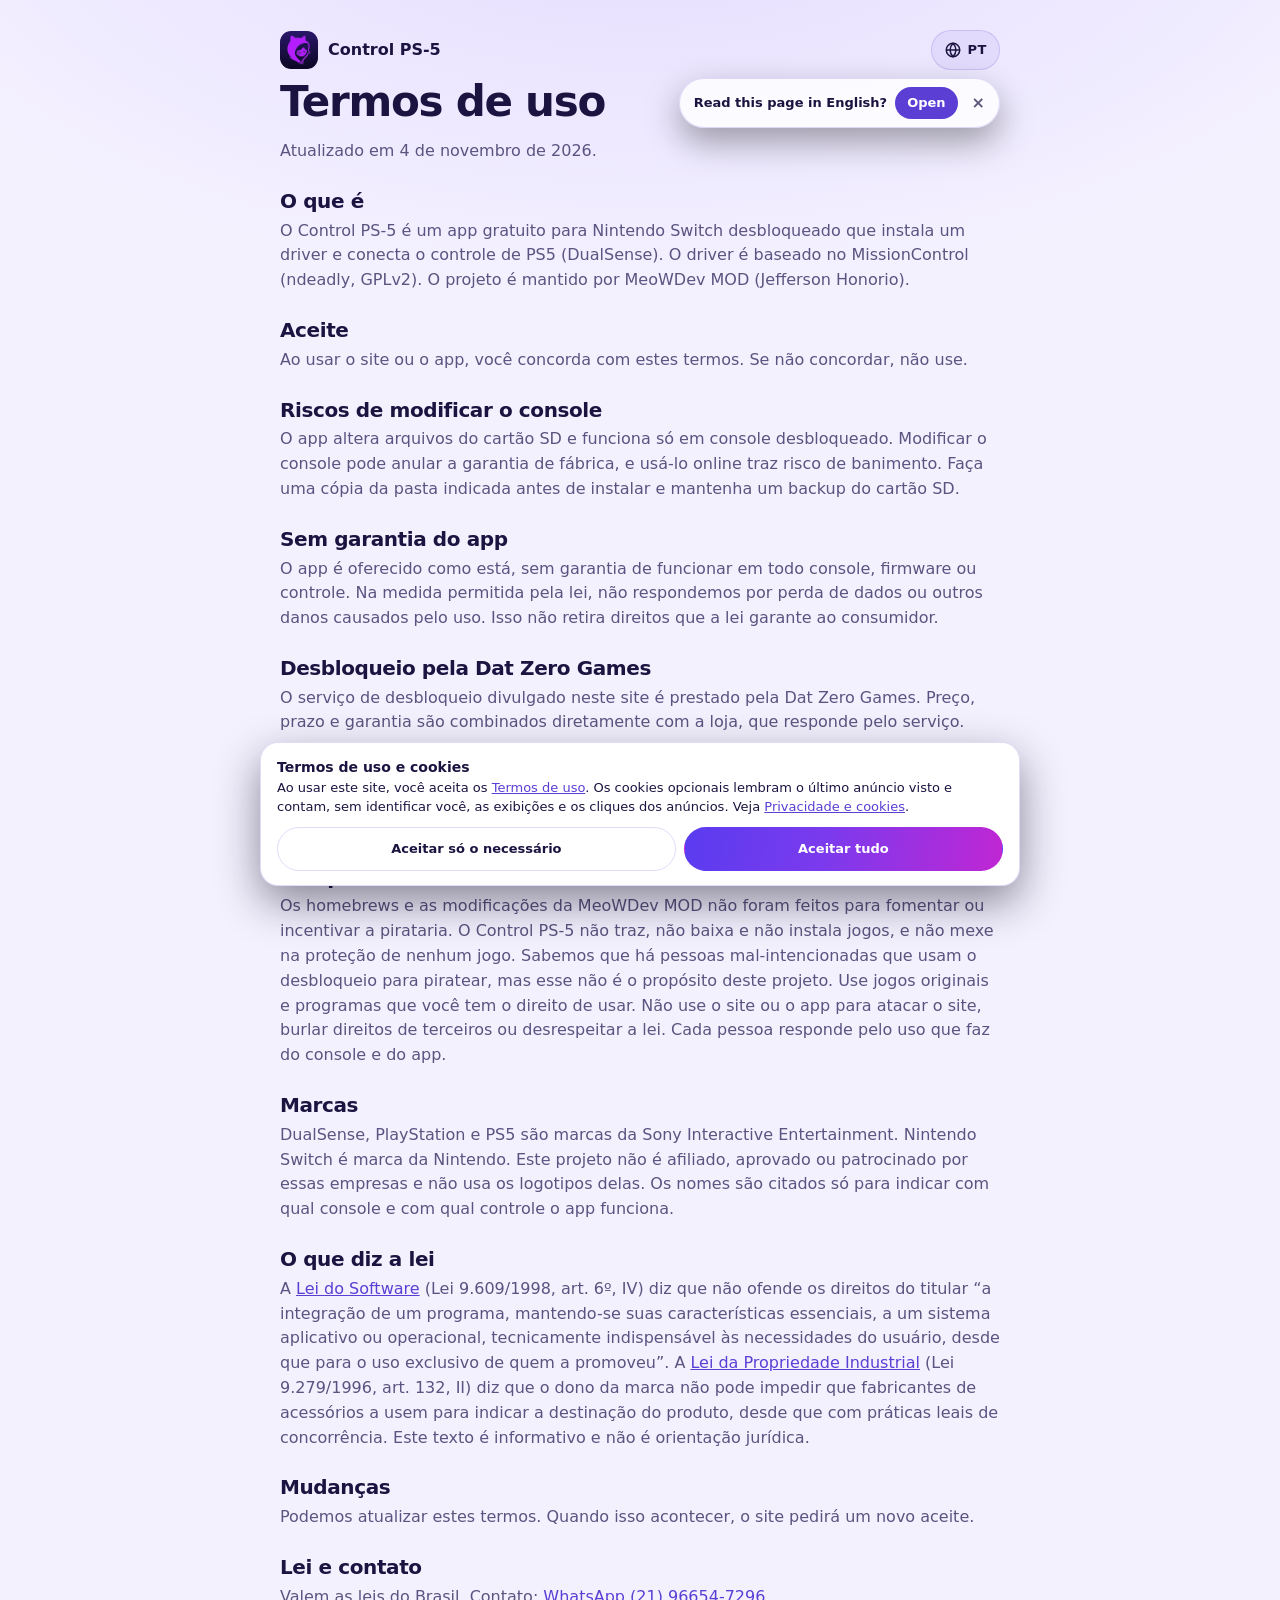
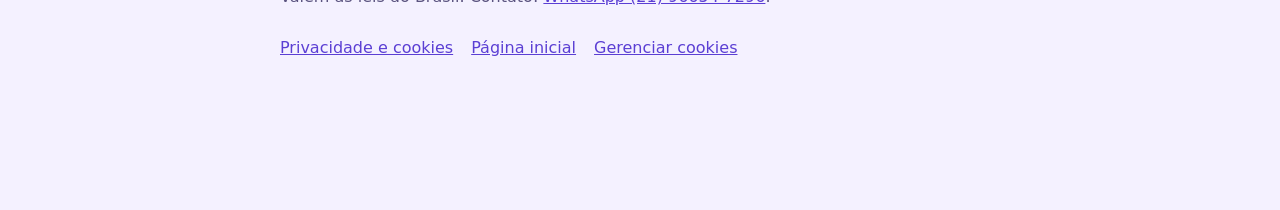
<file: termos/index.html>
<!doctype html>
<html lang="pt-BR">
<head>
<meta charset="utf-8">
<meta name="viewport" content="width=device-width, initial-scale=1, viewport-fit=cover">
<title>Termos de uso | Control PS-5</title>
<meta name="description" content="Termos de uso do site e do app Control PS-5: riscos de modificar o console, serviço de desbloqueio de terceiros, anúncios e contato.">
<meta name="robots" content="noindex,follow">
<meta name="theme-color" content="#0c0920">
<link rel="canonical" href="https://techmeow.app/Control-PS-5/termos/">
<link rel="icon" href="../img/icon-192.png" type="image/png">
<script>try { const t = localStorage.getItem("ctl.theme"); if (t === "light" || t === "dark") document.documentElement.dataset.theme = t; } catch (e) {}</script>
<link rel="stylesheet" href="../css/site.css">
<style>
  .artigo{max-width:760px;margin:0 auto;padding:30px 20px 150px}
  .artigo h1{font-size:clamp(30px,6vw,42px)}
  .artigo h2{font-size:20px;margin:26px 0 6px}
  .artigo p{color:var(--muted);margin:0 0 10px}
  .rodape{display:flex;flex-wrap:wrap;gap:6px 18px;align-items:center;margin-top:26px}
</style>
<!--i18n:head-->
<link rel="alternate" hreflang="pt-BR" href="https://techmeow.app/Control-PS-5/termos/">
<link rel="alternate" hreflang="en" href="https://techmeow.app/Control-PS-5/en/termos/">
<link rel="alternate" hreflang="es" href="https://techmeow.app/Control-PS-5/es/termos/">
<link rel="alternate" hreflang="ru" href="https://techmeow.app/Control-PS-5/ru/termos/">
<link rel="alternate" hreflang="x-default" href="https://techmeow.app/Control-PS-5/termos/">
<style>.i18n-menu{position:relative;display:inline-flex;flex:none}.i18n-btn{display:inline-flex;align-items:center;gap:6px;min-height:40px;padding:0 12px;border-radius:99px;border:1px solid var(--line,rgba(127,127,127,.35));background:var(--surface2,transparent);color:inherit;font:inherit;font-size:13px;font-weight:700;letter-spacing:.04em;cursor:pointer}.i18n-btn:hover{border-color:currentColor}.i18n-lista{position:absolute;right:0;top:calc(100% + 8px);z-index:200;list-style:none;margin:0;padding:6px;min-width:176px;border-radius:14px;border:1px solid var(--line,rgba(127,127,127,.35));background:var(--surface,#16122c);box-shadow:0 18px 40px rgba(0,0,0,.35)}.i18n-lista a{display:flex;align-items:center;gap:10px;padding:9px 10px;border-radius:9px;color:inherit;text-decoration:none;font-size:14px;font-weight:600}.i18n-lista a b{font-size:11px;letter-spacing:.06em;opacity:.65;width:22px}.i18n-lista a:hover,.i18n-lista a:focus-visible{background:var(--surface2,rgba(127,127,127,.15))}.i18n-lista a[aria-current]{color:var(--accent,#a78bfa)}.i18n-sug{position:absolute;right:0;top:calc(100% + 8px);z-index:199;display:flex;align-items:center;gap:8px;white-space:nowrap;padding:8px 8px 8px 14px;border-radius:99px;font-size:13px;font-weight:600;border:1px solid var(--line,rgba(127,127,127,.35));background:var(--surface,#16122c);box-shadow:0 14px 34px rgba(0,0,0,.35)}.i18n-sug a{padding:6px 12px;border-radius:99px;background:var(--accent,#7c5cff);color:#fff;text-decoration:none}.i18n-sug button{border:0;background:none;color:inherit;font:inherit;font-size:16px;line-height:1;padding:4px 6px;cursor:pointer;opacity:.7}.i18n-sug.m{position:fixed;left:12px;right:12px;top:calc(76px + env(safe-area-inset-top));z-index:60;justify-content:space-between;white-space:normal}</style>
<script>(function(){var A="pt",M={"pt": "./", "en": "../en/termos/", "es": "../es/termos/", "ru": "../ru/termos/"},S={"pt": ["Ler esta página em português?", "Abrir"], "en": ["Read this page in English?", "Open"], "es": ["¿Leer esta página en español?", "Abrir"], "ru": ["Открыть эту страницу на русском?", "Открыть"]},K="techmeow.lang";
function salva(l){try{localStorage.setItem(K,l)}catch(e){}}
var p=null;try{p=localStorage.getItem(K)}catch(e){}
if(p&&p!==A&&M[p]){location.replace(M[p]+location.search+location.hash);return}
document.addEventListener("DOMContentLoaded",function(){var m=document.querySelector("[data-i18n-menu]");if(!m)return;
var b=m.querySelector(".i18n-btn"),l=m.querySelector(".i18n-lista");
function abre(v){l.hidden=!v;b.setAttribute("aria-expanded",v?"true":"false")}
b.addEventListener("click",function(e){e.stopPropagation();var s=document.querySelector(".i18n-sug");if(s)s.remove();abre(l.hidden)});
document.addEventListener("click",function(e){if(!m.contains(e.target))abre(false)});
document.addEventListener("keydown",function(e){if(e.key==="Escape"){abre(false);b.focus()}});
m.querySelectorAll("a[data-lang]").forEach(function(a){a.addEventListener("click",function(e){salva(a.dataset.lang);
e.preventDefault();location.href=a.getAttribute("href")+location.hash})});
if(p)return;var n=((navigator.languages&&navigator.languages[0])||navigator.language||"").toLowerCase().slice(0,2);
var q=M[n]?n:(n&&n!=="pt"?"en":null);if(!q||q===A||!M[q])return;
var s=document.createElement("div");s.className="i18n-sug";s.setAttribute("role","status");s.lang=q;
s.innerHTML='<span></span><a></a><button type="button" aria-label="×">×</button>';
s.querySelector("span").textContent=S[q][0];var a=s.querySelector("a");a.textContent=S[q][1];a.href=M[q];
a.addEventListener("click",function(){salva(q)});
s.querySelector("button").addEventListener("click",function(){salva(A);s.remove()});
if(matchMedia("(max-width:600px)").matches){s.classList.add("m");document.body.appendChild(s)}else m.appendChild(s)})})();</script>
<!--/i18n:head-->
</head>
<body>
<main class="artigo">
  <div style="display:flex;align-items:center;justify-content:space-between;gap:12px"><a class="brand" href="../"><img src="../img/icon-192.png" width="38" height="38" alt=""><span>Control PS-5</span></a><!--i18n:menu--><div class="i18n-menu" data-i18n-menu><button type="button" class="i18n-btn" aria-haspopup="true" aria-expanded="false" aria-label="Idioma: Português" title="Idioma"><svg viewBox="0 0 24 24" width="18" height="18" fill="none" stroke="currentColor" stroke-width="2" aria-hidden="true"><circle cx="12" cy="12" r="9"/><path d="M3 12h18M12 3c2.6 2.8 3.9 5.8 3.9 9s-1.3 6.2-3.9 9c-2.6-2.8-3.9-5.8-3.9-9s1.3-6.2 3.9-9z"/></svg><span>PT</span></button><ul class="i18n-lista" hidden><li><a href="./" hreflang="pt-BR" lang="pt-BR" data-lang="pt" aria-current="true"><b>PT</b>Português</a></li><li><a href="../en/termos/" hreflang="en" lang="en" data-lang="en"><b>EN</b>English</a></li><li><a href="../es/termos/" hreflang="es" lang="es" data-lang="es"><b>ES</b>Español</a></li><li><a href="../ru/termos/" hreflang="ru" lang="ru" data-lang="ru"><b>RU</b>Русский</a></li></ul></div><!--/i18n:menu--></div>
  <h1>Termos de uso</h1>
  <p>Atualizado em 4 de novembro de 2026.</p>
  <h2>O que é</h2>
  <p>O Control PS-5 é um app gratuito para Nintendo Switch desbloqueado que instala um driver e conecta o controle de PS5 (DualSense). O driver é baseado no MissionControl (ndeadly, GPLv2). O projeto é mantido por MeoWDev MOD (Jefferson Honorio).</p>
  <h2>Aceite</h2>
  <p>Ao usar o site ou o app, você concorda com estes termos. Se não concordar, não use.</p>
  <h2>Riscos de modificar o console</h2>
  <p>O app altera arquivos do cartão SD e funciona só em console desbloqueado. Modificar o console pode anular a garantia de fábrica, e usá-lo online traz risco de banimento. Faça uma cópia da pasta indicada antes de instalar e mantenha um backup do cartão SD.</p>
  <h2>Sem garantia do app</h2>
  <p>O app é oferecido como está, sem garantia de funcionar em todo console, firmware ou controle. Na medida permitida pela lei, não respondemos por perda de dados ou outros danos causados pelo uso. Isso não retira direitos que a lei garante ao consumidor.</p>
  <h2>Desbloqueio pela Dat Zero Games</h2>
  <p>O serviço de desbloqueio divulgado neste site é prestado pela Dat Zero Games. Preço, prazo e garantia são combinados diretamente com a loja, que responde pelo serviço.</p>
  <h2>Anúncios e links</h2>
  <p>O site mostra anúncios e links de terceiros. O que você comprar ou contratar nesses sites é de responsabilidade deles.</p>
  <h2>Uso permitido</h2>
  <p>Os homebrews e as modificações da MeoWDev MOD não foram feitos para fomentar ou incentivar a pirataria. O Control PS-5 não traz, não baixa e não instala jogos, e não mexe na proteção de nenhum jogo. Sabemos que há pessoas mal-intencionadas que usam o desbloqueio para piratear, mas esse não é o propósito deste projeto. Use jogos originais e programas que você tem o direito de usar. Não use o site ou o app para atacar o site, burlar direitos de terceiros ou desrespeitar a lei. Cada pessoa responde pelo uso que faz do console e do app.</p>
  <h2>Marcas</h2>
  <p>DualSense, PlayStation e PS5 são marcas da Sony Interactive Entertainment. Nintendo Switch é marca da Nintendo. Este projeto não é afiliado, aprovado ou patrocinado por essas empresas e não usa os logotipos delas. Os nomes são citados só para indicar com qual console e com qual controle o app funciona.</p>
  <h2>O que diz a lei</h2>
  <p>A <a href="https://www.planalto.gov.br/ccivil_03/leis/l9609.htm" target="_blank" rel="noopener">Lei do Software</a> (Lei 9.609/1998, art. 6º, IV) diz que não ofende os direitos do titular “a integração de um programa, mantendo-se suas características essenciais, a um sistema aplicativo ou operacional, tecnicamente indispensável às necessidades do usuário, desde que para o uso exclusivo de quem a promoveu”. A <a href="https://www.planalto.gov.br/ccivil_03/leis/l9279.htm" target="_blank" rel="noopener">Lei da Propriedade Industrial</a> (Lei 9.279/1996, art. 132, II) diz que o dono da marca não pode impedir que fabricantes de acessórios a usem para indicar a destinação do produto, desde que com práticas leais de concorrência. Este texto é informativo e não é orientação jurídica.</p>
  <h2>Mudanças</h2>
  <p>Podemos atualizar estes termos. Quando isso acontecer, o site pedirá um novo aceite.</p>
  <h2>Lei e contato</h2>
  <p>Valem as leis do Brasil. Contato: <a href="https://wa.me/5521966547296" target="_blank" rel="noopener">WhatsApp (21) 96654-7296</a>.</p>
  <div class="rodape"><a href="../privacidade/">Privacidade e cookies</a><a href="../">Página inicial</a><a href="#" data-ck-manage>Gerenciar cookies</a></div>
</main>
<script type="module" src="../js/sub.js"></script>
</body>
</html>
</file>
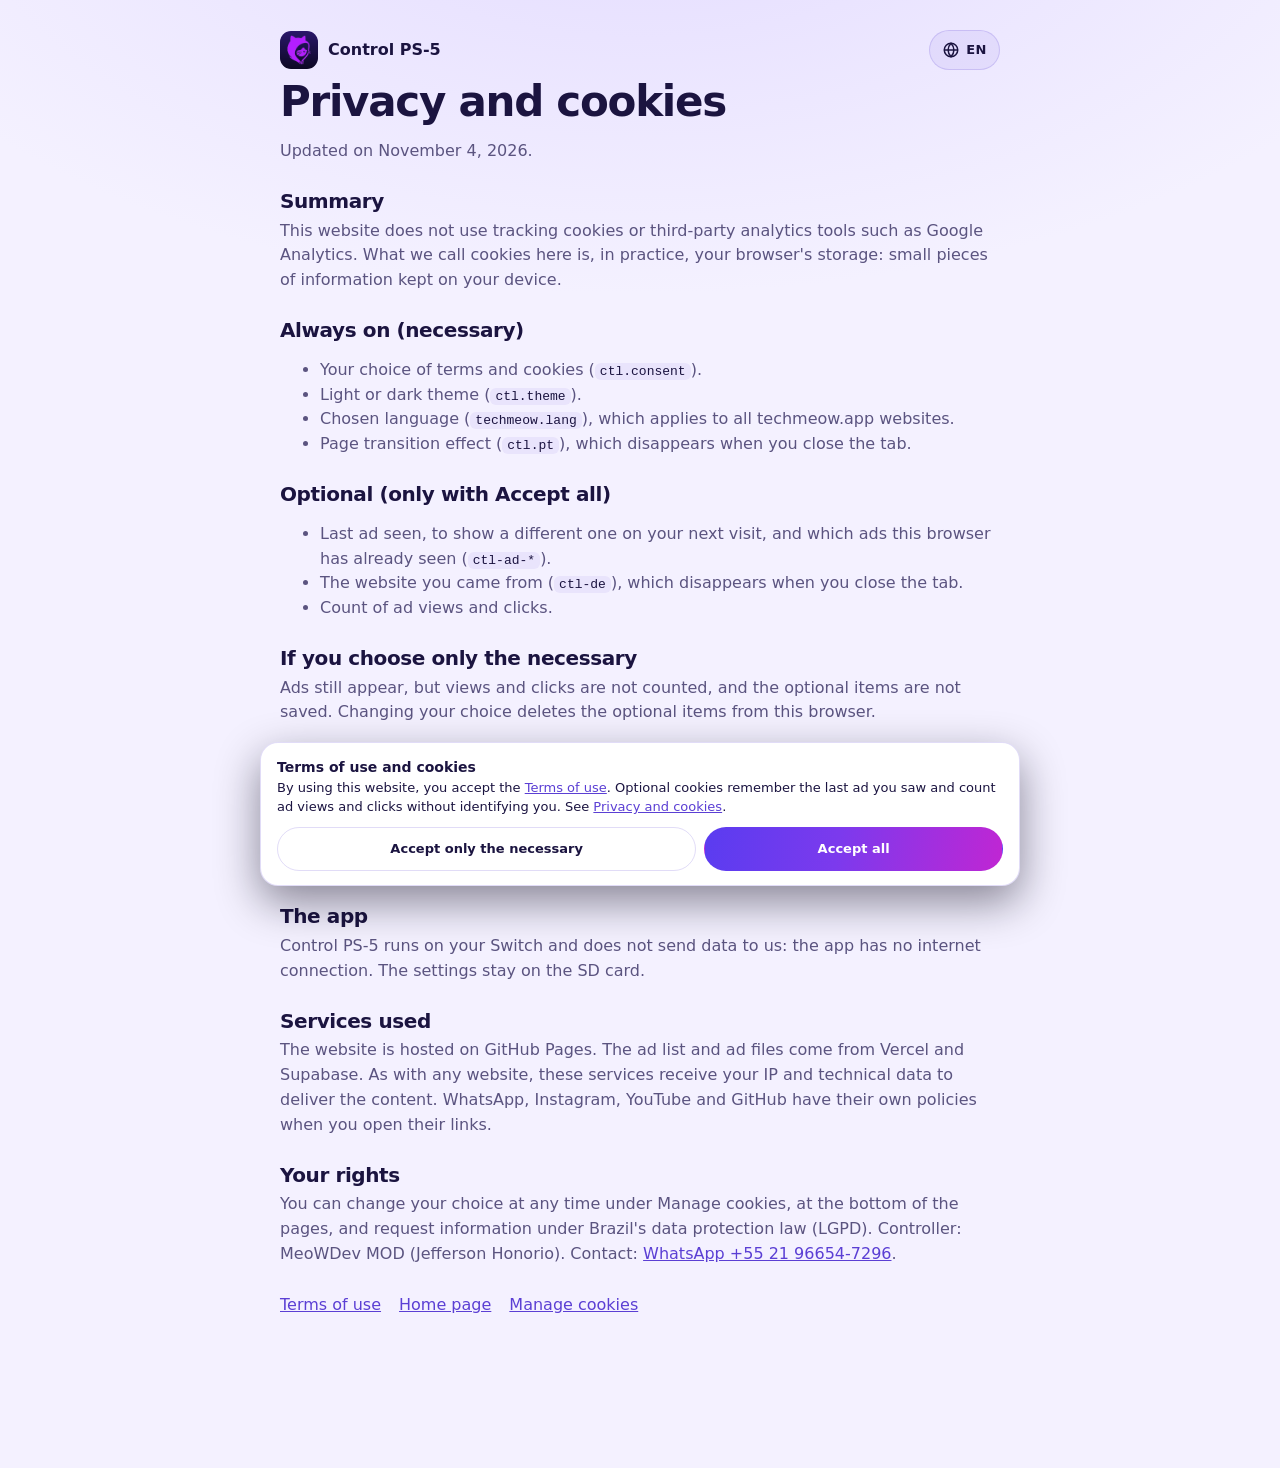
<file: en/privacidade/index.html>
<!doctype html>
<html lang="en">
<head>
<meta charset="utf-8">
<meta name="viewport" content="width=device-width, initial-scale=1, viewport-fit=cover">
<title>Privacy and cookies | Control PS-5</title>
<meta name="description" content="What the Control PS-5 website and app store, the ad counting and your rights under Brazil's LGPD.">
<meta name="robots" content="noindex,follow">
<meta name="theme-color" content="#0c0920">
<link rel="canonical" href="https://techmeow.app/Control-PS-5/en/privacidade/">
<link rel="icon" href="../../img/icon-192.png" type="image/png">
<script>try { const t = localStorage.getItem("ctl.theme"); if (t === "light" || t === "dark") document.documentElement.dataset.theme = t; } catch (e) {}</script>
<link rel="stylesheet" href="../../css/site.css">
<style>
  .artigo{max-width:760px;margin:0 auto;padding:30px 20px 150px}
  .artigo h1{font-size:clamp(30px,6vw,42px)}
  .artigo h2{font-size:20px;margin:26px 0 6px}
  .artigo p,.artigo li{color:var(--muted)}
  .artigo p{margin:0 0 10px}
  .rodape{display:flex;flex-wrap:wrap;gap:6px 18px;align-items:center;margin-top:26px}
</style>
<!--i18n:head-->
<link rel="alternate" hreflang="pt-BR" href="https://techmeow.app/Control-PS-5/privacidade/">
<link rel="alternate" hreflang="en" href="https://techmeow.app/Control-PS-5/en/privacidade/">
<link rel="alternate" hreflang="es" href="https://techmeow.app/Control-PS-5/es/privacidade/">
<link rel="alternate" hreflang="ru" href="https://techmeow.app/Control-PS-5/ru/privacidade/">
<link rel="alternate" hreflang="x-default" href="https://techmeow.app/Control-PS-5/privacidade/">
<style>.i18n-menu{position:relative;display:inline-flex;flex:none}.i18n-btn{display:inline-flex;align-items:center;gap:6px;min-height:40px;padding:0 12px;border-radius:99px;border:1px solid var(--line,rgba(127,127,127,.35));background:var(--surface2,transparent);color:inherit;font:inherit;font-size:13px;font-weight:700;letter-spacing:.04em;cursor:pointer}.i18n-btn:hover{border-color:currentColor}.i18n-lista{position:absolute;right:0;top:calc(100% + 8px);z-index:200;list-style:none;margin:0;padding:6px;min-width:176px;border-radius:14px;border:1px solid var(--line,rgba(127,127,127,.35));background:var(--surface,#16122c);box-shadow:0 18px 40px rgba(0,0,0,.35)}.i18n-lista a{display:flex;align-items:center;gap:10px;padding:9px 10px;border-radius:9px;color:inherit;text-decoration:none;font-size:14px;font-weight:600}.i18n-lista a b{font-size:11px;letter-spacing:.06em;opacity:.65;width:22px}.i18n-lista a:hover,.i18n-lista a:focus-visible{background:var(--surface2,rgba(127,127,127,.15))}.i18n-lista a[aria-current]{color:var(--accent,#a78bfa)}.i18n-sug{position:absolute;right:0;top:calc(100% + 8px);z-index:199;display:flex;align-items:center;gap:8px;white-space:nowrap;padding:8px 8px 8px 14px;border-radius:99px;font-size:13px;font-weight:600;border:1px solid var(--line,rgba(127,127,127,.35));background:var(--surface,#16122c);box-shadow:0 14px 34px rgba(0,0,0,.35)}.i18n-sug a{padding:6px 12px;border-radius:99px;background:var(--accent,#7c5cff);color:#fff;text-decoration:none}.i18n-sug button{border:0;background:none;color:inherit;font:inherit;font-size:16px;line-height:1;padding:4px 6px;cursor:pointer;opacity:.7}.i18n-sug.m{position:fixed;left:12px;right:12px;top:calc(76px + env(safe-area-inset-top));z-index:60;justify-content:space-between;white-space:normal}</style>
<script>(function(){var A="en",M={"pt": "../../privacidade/", "en": "./", "es": "../../es/privacidade/", "ru": "../../ru/privacidade/"},S={"pt": ["Ler esta página em português?", "Abrir"], "en": ["Read this page in English?", "Open"], "es": ["¿Leer esta página en español?", "Abrir"], "ru": ["Открыть эту страницу на русском?", "Открыть"]},K="techmeow.lang";
function salva(l){try{localStorage.setItem(K,l)}catch(e){}}
var p=null;try{p=localStorage.getItem(K)}catch(e){}
if(p&&p!==A&&M[p]){location.replace(M[p]+location.search+location.hash);return}
document.addEventListener("DOMContentLoaded",function(){var m=document.querySelector("[data-i18n-menu]");if(!m)return;
var b=m.querySelector(".i18n-btn"),l=m.querySelector(".i18n-lista");
function abre(v){l.hidden=!v;b.setAttribute("aria-expanded",v?"true":"false")}
b.addEventListener("click",function(e){e.stopPropagation();var s=document.querySelector(".i18n-sug");if(s)s.remove();abre(l.hidden)});
document.addEventListener("click",function(e){if(!m.contains(e.target))abre(false)});
document.addEventListener("keydown",function(e){if(e.key==="Escape"){abre(false);b.focus()}});
m.querySelectorAll("a[data-lang]").forEach(function(a){a.addEventListener("click",function(e){salva(a.dataset.lang);
e.preventDefault();location.href=a.getAttribute("href")+location.hash})});
if(p)return;var n=((navigator.languages&&navigator.languages[0])||navigator.language||"").toLowerCase().slice(0,2);
var q=M[n]?n:(n&&n!=="pt"?"en":null);if(!q||q===A||!M[q])return;
var s=document.createElement("div");s.className="i18n-sug";s.setAttribute("role","status");s.lang=q;
s.innerHTML='<span></span><a></a><button type="button" aria-label="×">×</button>';
s.querySelector("span").textContent=S[q][0];var a=s.querySelector("a");a.textContent=S[q][1];a.href=M[q];
a.addEventListener("click",function(){salva(q)});
s.querySelector("button").addEventListener("click",function(){salva(A);s.remove()});
if(matchMedia("(max-width:600px)").matches){s.classList.add("m");document.body.appendChild(s)}else m.appendChild(s)})})();</script>
<!--/i18n:head-->
</head>
<body>
<main class="artigo">
  <div style="display:flex;align-items:center;justify-content:space-between;gap:12px"><a class="brand" href="../"><img src="../../img/icon-192.png" width="38" height="38" alt=""><span>Control PS-5</span></a><!--i18n:menu--><div class="i18n-menu" data-i18n-menu><button type="button" class="i18n-btn" aria-haspopup="true" aria-expanded="false" aria-label="Language: English" title="Language"><svg viewBox="0 0 24 24" width="18" height="18" fill="none" stroke="currentColor" stroke-width="2" aria-hidden="true"><circle cx="12" cy="12" r="9"/><path d="M3 12h18M12 3c2.6 2.8 3.9 5.8 3.9 9s-1.3 6.2-3.9 9c-2.6-2.8-3.9-5.8-3.9-9s1.3-6.2 3.9-9z"/></svg><span>EN</span></button><ul class="i18n-lista" hidden><li><a href="../../privacidade/" hreflang="pt-BR" lang="pt-BR" data-lang="pt"><b>PT</b>Português</a></li><li><a href="./" hreflang="en" lang="en" data-lang="en" aria-current="true"><b>EN</b>English</a></li><li><a href="../../es/privacidade/" hreflang="es" lang="es" data-lang="es"><b>ES</b>Español</a></li><li><a href="../../ru/privacidade/" hreflang="ru" lang="ru" data-lang="ru"><b>RU</b>Русский</a></li></ul></div><!--/i18n:menu--></div>
  <h1>Privacy and cookies</h1>
  <p>Updated on November 4, 2026.</p>
  <h2>Summary</h2>
  <p>This website does not use tracking cookies or third-party analytics tools such as Google Analytics. What we call cookies here is, in practice, your browser's storage: small pieces of information kept on your device.</p>
  <h2>Always on (necessary)</h2>
  <ul><li>Your choice of terms and cookies (<code>ctl.consent</code>).</li><li>Light or dark theme (<code>ctl.theme</code>).</li><li>Chosen language (<code>techmeow.lang</code>), which applies to all techmeow.app websites.</li><li>Page transition effect (<code>ctl.pt</code>), which disappears when you close the tab.</li></ul>
  <h2>Optional (only with Accept all)</h2>
  <ul><li>Last ad seen, to show a different one on your next visit, and which ads this browser has already seen (<code>ctl-ad-*</code>).</li><li>The website you came from (<code>ctl-de</code>), which disappears when you close the tab.</li><li>Count of ad views and clicks.</li></ul>
  <h2>If you choose only the necessary</h2>
  <p>Ads still appear, but views and clicks are not counted, and the optional items are not saved. Changing your choice deletes the optional items from this browser.</p>
  <h2>Ad counting</h2>
  <p>With your permission, we tell our server when an ad appears or is clicked, in which place of the website and which website you came from. The server adds up these notices per day, with approximate city and country and device type. We do not store your IP or anything that identifies you.</p>
  <h2>The app</h2>
  <p>Control PS-5 runs on your Switch and does not send data to us: the app has no internet connection. The settings stay on the SD card.</p>
  <h2>Services used</h2>
  <p>The website is hosted on GitHub Pages. The ad list and ad files come from Vercel and Supabase. As with any website, these services receive your IP and technical data to deliver the content. WhatsApp, Instagram, YouTube and GitHub have their own policies when you open their links.</p>
  <h2>Your rights</h2>
  <p>You can change your choice at any time under Manage cookies, at the bottom of the pages, and request information under Brazil's data protection law (LGPD). Controller: MeoWDev MOD (Jefferson Honorio). Contact: <a href="https://wa.me/5521966547296" target="_blank" rel="noopener">WhatsApp +55 21 96654-7296</a>.</p>
  <div class="rodape"><a href="../termos/">Terms of use</a><a href="../">Home page</a><a href="#" data-ck-manage>Manage cookies</a></div>
</main>
<script type="module" src="../../js/sub.js"></script>
</body>
</html>
</file>
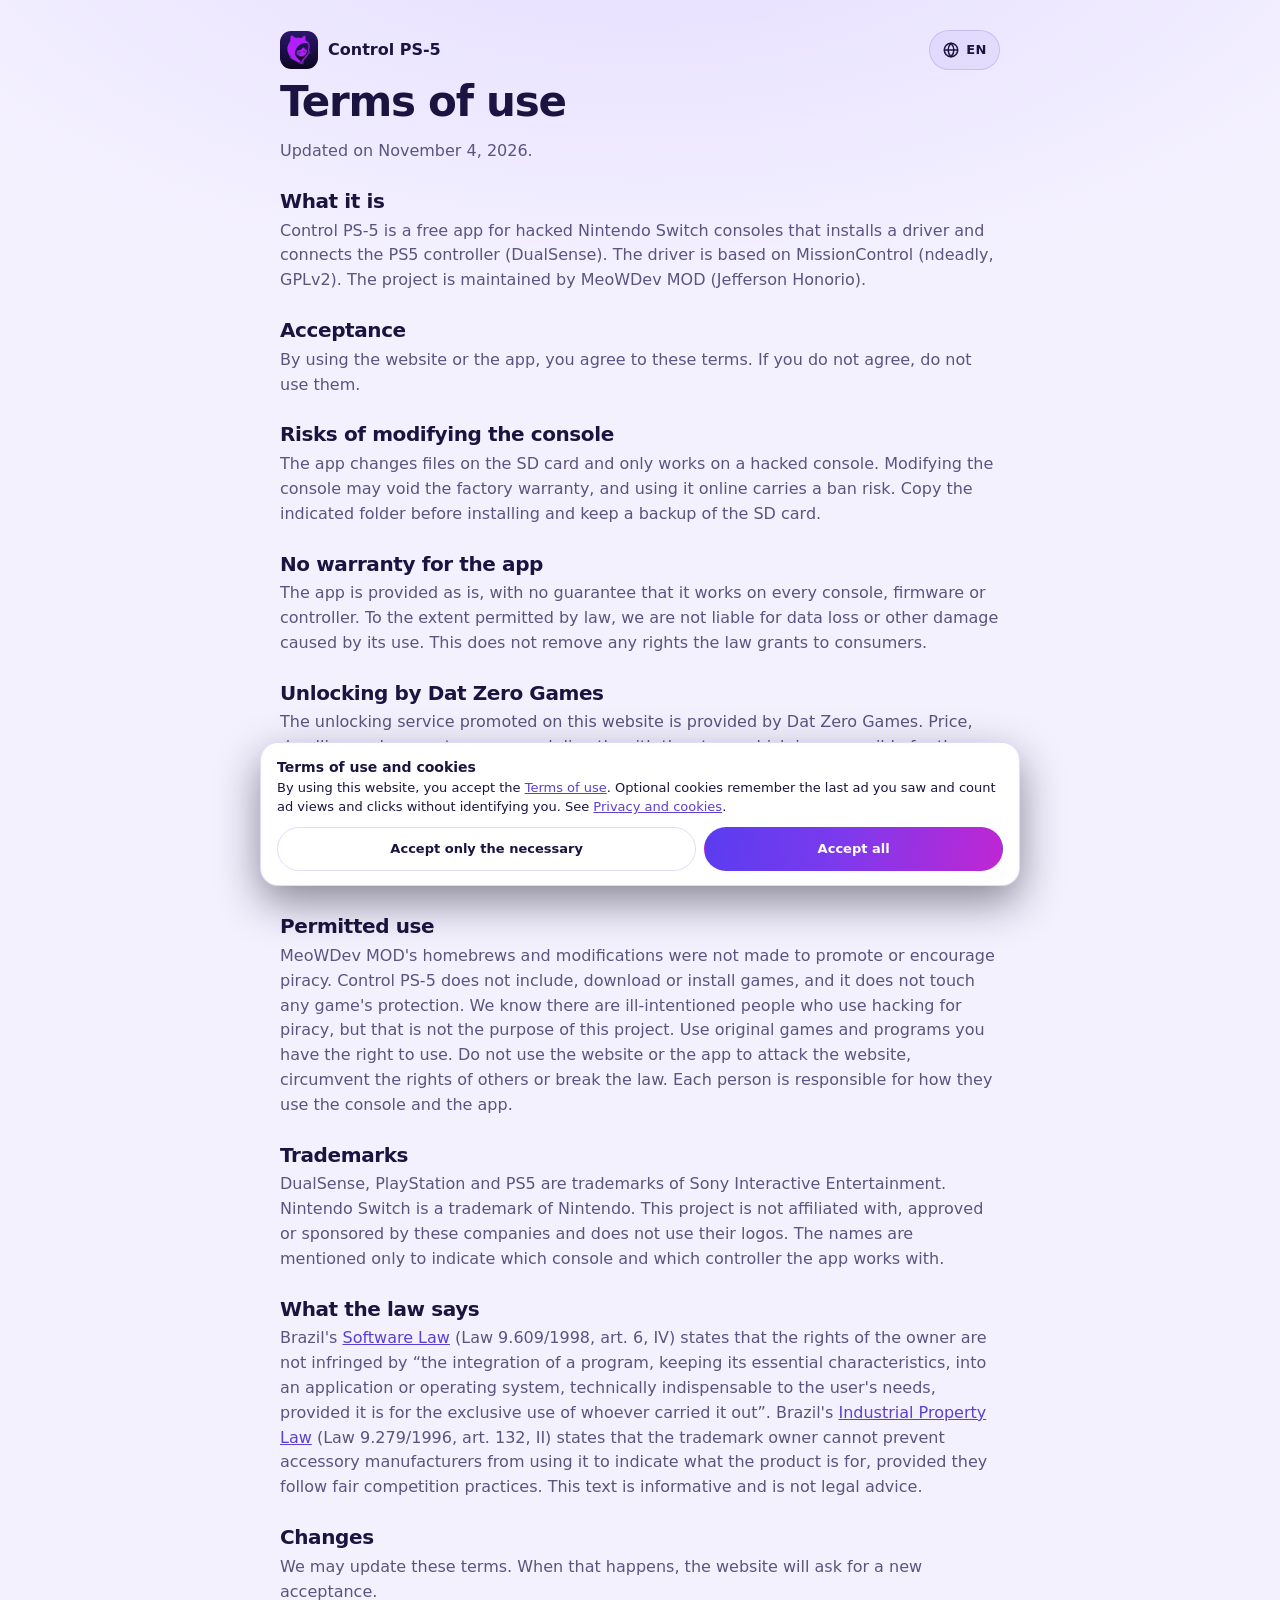
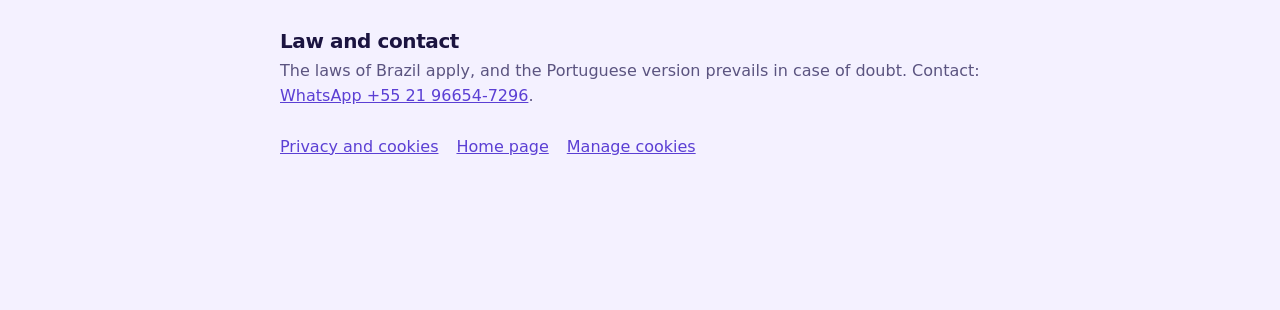
<file: en/termos/index.html>
<!doctype html>
<html lang="en">
<head>
<meta charset="utf-8">
<meta name="viewport" content="width=device-width, initial-scale=1, viewport-fit=cover">
<title>Terms of use | Control PS-5</title>
<meta name="description" content="Terms of use of the Control PS-5 website and app: risks of modifying the console, third-party unlocking service, ads and contact.">
<meta name="robots" content="noindex,follow">
<meta name="theme-color" content="#0c0920">
<link rel="canonical" href="https://techmeow.app/Control-PS-5/en/termos/">
<link rel="icon" href="../../img/icon-192.png" type="image/png">
<script>try { const t = localStorage.getItem("ctl.theme"); if (t === "light" || t === "dark") document.documentElement.dataset.theme = t; } catch (e) {}</script>
<link rel="stylesheet" href="../../css/site.css">
<style>
  .artigo{max-width:760px;margin:0 auto;padding:30px 20px 150px}
  .artigo h1{font-size:clamp(30px,6vw,42px)}
  .artigo h2{font-size:20px;margin:26px 0 6px}
  .artigo p{color:var(--muted);margin:0 0 10px}
  .rodape{display:flex;flex-wrap:wrap;gap:6px 18px;align-items:center;margin-top:26px}
</style>
<!--i18n:head-->
<link rel="alternate" hreflang="pt-BR" href="https://techmeow.app/Control-PS-5/termos/">
<link rel="alternate" hreflang="en" href="https://techmeow.app/Control-PS-5/en/termos/">
<link rel="alternate" hreflang="es" href="https://techmeow.app/Control-PS-5/es/termos/">
<link rel="alternate" hreflang="ru" href="https://techmeow.app/Control-PS-5/ru/termos/">
<link rel="alternate" hreflang="x-default" href="https://techmeow.app/Control-PS-5/termos/">
<style>.i18n-menu{position:relative;display:inline-flex;flex:none}.i18n-btn{display:inline-flex;align-items:center;gap:6px;min-height:40px;padding:0 12px;border-radius:99px;border:1px solid var(--line,rgba(127,127,127,.35));background:var(--surface2,transparent);color:inherit;font:inherit;font-size:13px;font-weight:700;letter-spacing:.04em;cursor:pointer}.i18n-btn:hover{border-color:currentColor}.i18n-lista{position:absolute;right:0;top:calc(100% + 8px);z-index:200;list-style:none;margin:0;padding:6px;min-width:176px;border-radius:14px;border:1px solid var(--line,rgba(127,127,127,.35));background:var(--surface,#16122c);box-shadow:0 18px 40px rgba(0,0,0,.35)}.i18n-lista a{display:flex;align-items:center;gap:10px;padding:9px 10px;border-radius:9px;color:inherit;text-decoration:none;font-size:14px;font-weight:600}.i18n-lista a b{font-size:11px;letter-spacing:.06em;opacity:.65;width:22px}.i18n-lista a:hover,.i18n-lista a:focus-visible{background:var(--surface2,rgba(127,127,127,.15))}.i18n-lista a[aria-current]{color:var(--accent,#a78bfa)}.i18n-sug{position:absolute;right:0;top:calc(100% + 8px);z-index:199;display:flex;align-items:center;gap:8px;white-space:nowrap;padding:8px 8px 8px 14px;border-radius:99px;font-size:13px;font-weight:600;border:1px solid var(--line,rgba(127,127,127,.35));background:var(--surface,#16122c);box-shadow:0 14px 34px rgba(0,0,0,.35)}.i18n-sug a{padding:6px 12px;border-radius:99px;background:var(--accent,#7c5cff);color:#fff;text-decoration:none}.i18n-sug button{border:0;background:none;color:inherit;font:inherit;font-size:16px;line-height:1;padding:4px 6px;cursor:pointer;opacity:.7}.i18n-sug.m{position:fixed;left:12px;right:12px;top:calc(76px + env(safe-area-inset-top));z-index:60;justify-content:space-between;white-space:normal}</style>
<script>(function(){var A="en",M={"pt": "../../termos/", "en": "./", "es": "../../es/termos/", "ru": "../../ru/termos/"},S={"pt": ["Ler esta página em português?", "Abrir"], "en": ["Read this page in English?", "Open"], "es": ["¿Leer esta página en español?", "Abrir"], "ru": ["Открыть эту страницу на русском?", "Открыть"]},K="techmeow.lang";
function salva(l){try{localStorage.setItem(K,l)}catch(e){}}
var p=null;try{p=localStorage.getItem(K)}catch(e){}
if(p&&p!==A&&M[p]){location.replace(M[p]+location.search+location.hash);return}
document.addEventListener("DOMContentLoaded",function(){var m=document.querySelector("[data-i18n-menu]");if(!m)return;
var b=m.querySelector(".i18n-btn"),l=m.querySelector(".i18n-lista");
function abre(v){l.hidden=!v;b.setAttribute("aria-expanded",v?"true":"false")}
b.addEventListener("click",function(e){e.stopPropagation();var s=document.querySelector(".i18n-sug");if(s)s.remove();abre(l.hidden)});
document.addEventListener("click",function(e){if(!m.contains(e.target))abre(false)});
document.addEventListener("keydown",function(e){if(e.key==="Escape"){abre(false);b.focus()}});
m.querySelectorAll("a[data-lang]").forEach(function(a){a.addEventListener("click",function(e){salva(a.dataset.lang);
e.preventDefault();location.href=a.getAttribute("href")+location.hash})});
if(p)return;var n=((navigator.languages&&navigator.languages[0])||navigator.language||"").toLowerCase().slice(0,2);
var q=M[n]?n:(n&&n!=="pt"?"en":null);if(!q||q===A||!M[q])return;
var s=document.createElement("div");s.className="i18n-sug";s.setAttribute("role","status");s.lang=q;
s.innerHTML='<span></span><a></a><button type="button" aria-label="×">×</button>';
s.querySelector("span").textContent=S[q][0];var a=s.querySelector("a");a.textContent=S[q][1];a.href=M[q];
a.addEventListener("click",function(){salva(q)});
s.querySelector("button").addEventListener("click",function(){salva(A);s.remove()});
if(matchMedia("(max-width:600px)").matches){s.classList.add("m");document.body.appendChild(s)}else m.appendChild(s)})})();</script>
<!--/i18n:head-->
</head>
<body>
<main class="artigo">
  <div style="display:flex;align-items:center;justify-content:space-between;gap:12px"><a class="brand" href="../"><img src="../../img/icon-192.png" width="38" height="38" alt=""><span>Control PS-5</span></a><!--i18n:menu--><div class="i18n-menu" data-i18n-menu><button type="button" class="i18n-btn" aria-haspopup="true" aria-expanded="false" aria-label="Language: English" title="Language"><svg viewBox="0 0 24 24" width="18" height="18" fill="none" stroke="currentColor" stroke-width="2" aria-hidden="true"><circle cx="12" cy="12" r="9"/><path d="M3 12h18M12 3c2.6 2.8 3.9 5.8 3.9 9s-1.3 6.2-3.9 9c-2.6-2.8-3.9-5.8-3.9-9s1.3-6.2 3.9-9z"/></svg><span>EN</span></button><ul class="i18n-lista" hidden><li><a href="../../termos/" hreflang="pt-BR" lang="pt-BR" data-lang="pt"><b>PT</b>Português</a></li><li><a href="./" hreflang="en" lang="en" data-lang="en" aria-current="true"><b>EN</b>English</a></li><li><a href="../../es/termos/" hreflang="es" lang="es" data-lang="es"><b>ES</b>Español</a></li><li><a href="../../ru/termos/" hreflang="ru" lang="ru" data-lang="ru"><b>RU</b>Русский</a></li></ul></div><!--/i18n:menu--></div>
  <h1>Terms of use</h1>
  <p>Updated on November 4, 2026.</p>
  <h2>What it is</h2>
  <p>Control PS-5 is a free app for hacked Nintendo Switch consoles that installs a driver and connects the PS5 controller (DualSense). The driver is based on MissionControl (ndeadly, GPLv2). The project is maintained by MeoWDev MOD (Jefferson Honorio).</p>
  <h2>Acceptance</h2>
  <p>By using the website or the app, you agree to these terms. If you do not agree, do not use them.</p>
  <h2>Risks of modifying the console</h2>
  <p>The app changes files on the SD card and only works on a hacked console. Modifying the console may void the factory warranty, and using it online carries a ban risk. Copy the indicated folder before installing and keep a backup of the SD card.</p>
  <h2>No warranty for the app</h2>
  <p>The app is provided as is, with no guarantee that it works on every console, firmware or controller. To the extent permitted by law, we are not liable for data loss or other damage caused by its use. This does not remove any rights the law grants to consumers.</p>
  <h2>Unlocking by Dat Zero Games</h2>
  <p>The unlocking service promoted on this website is provided by Dat Zero Games. Price, deadline and warranty are agreed directly with the store, which is responsible for the service.</p>
  <h2>Ads and links</h2>
  <p>The website shows ads and third-party links. Whatever you buy or hire on those websites is their responsibility.</p>
  <h2>Permitted use</h2>
  <p>MeoWDev MOD's homebrews and modifications were not made to promote or encourage piracy. Control PS-5 does not include, download or install games, and it does not touch any game's protection. We know there are ill-intentioned people who use hacking for piracy, but that is not the purpose of this project. Use original games and programs you have the right to use. Do not use the website or the app to attack the website, circumvent the rights of others or break the law. Each person is responsible for how they use the console and the app.</p>
  <h2>Trademarks</h2>
  <p>DualSense, PlayStation and PS5 are trademarks of Sony Interactive Entertainment. Nintendo Switch is a trademark of Nintendo. This project is not affiliated with, approved or sponsored by these companies and does not use their logos. The names are mentioned only to indicate which console and which controller the app works with.</p>
  <h2>What the law says</h2>
  <p>Brazil's <a href="https://www.planalto.gov.br/ccivil_03/leis/l9609.htm" target="_blank" rel="noopener">Software Law</a> (Law 9.609/1998, art. 6, IV) states that the rights of the owner are not infringed by “the integration of a program, keeping its essential characteristics, into an application or operating system, technically indispensable to the user's needs, provided it is for the exclusive use of whoever carried it out”. Brazil's <a href="https://www.planalto.gov.br/ccivil_03/leis/l9279.htm" target="_blank" rel="noopener">Industrial Property Law</a> (Law 9.279/1996, art. 132, II) states that the trademark owner cannot prevent accessory manufacturers from using it to indicate what the product is for, provided they follow fair competition practices. This text is informative and is not legal advice.</p>
  <h2>Changes</h2>
  <p>We may update these terms. When that happens, the website will ask for a new acceptance.</p>
  <h2>Law and contact</h2>
  <p>The laws of Brazil apply, and the Portuguese version prevails in case of doubt. Contact: <a href="https://wa.me/5521966547296" target="_blank" rel="noopener">WhatsApp +55 21 96654-7296</a>.</p>
  <div class="rodape"><a href="../privacidade/">Privacy and cookies</a><a href="../">Home page</a><a href="#" data-ck-manage>Manage cookies</a></div>
</main>
<script type="module" src="../../js/sub.js"></script>
</body>
</html>
</file>
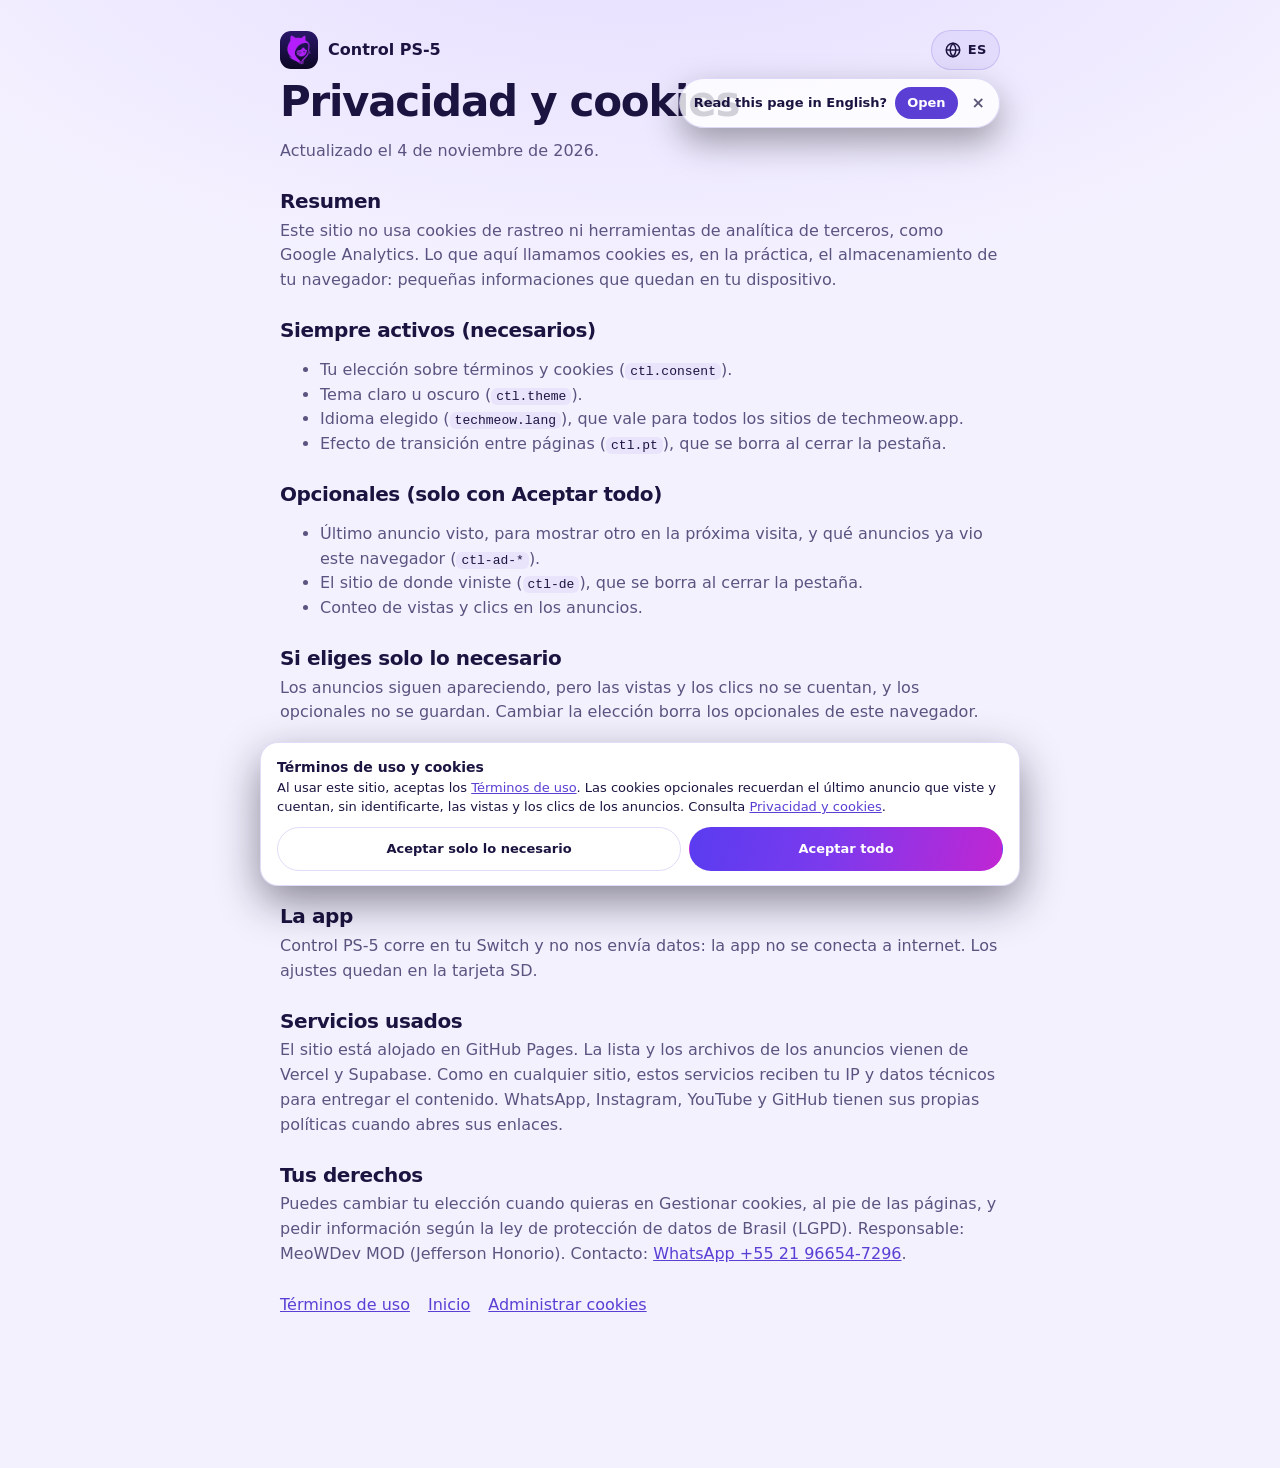
<file: es/privacidade/index.html>
<!doctype html>
<html lang="es">
<head>
<meta charset="utf-8">
<meta name="viewport" content="width=device-width, initial-scale=1, viewport-fit=cover">
<title>Privacidad y cookies | Control PS-5</title>
<meta name="description" content="Lo que el sitio y la app Control PS-5 guardan, el conteo de anuncios y tus derechos según la LGPD de Brasil.">
<meta name="robots" content="noindex,follow">
<meta name="theme-color" content="#0c0920">
<link rel="canonical" href="https://techmeow.app/Control-PS-5/es/privacidade/">
<link rel="icon" href="../../img/icon-192.png" type="image/png">
<script>try { const t = localStorage.getItem("ctl.theme"); if (t === "light" || t === "dark") document.documentElement.dataset.theme = t; } catch (e) {}</script>
<link rel="stylesheet" href="../../css/site.css">
<style>
  .artigo{max-width:760px;margin:0 auto;padding:30px 20px 150px}
  .artigo h1{font-size:clamp(30px,6vw,42px)}
  .artigo h2{font-size:20px;margin:26px 0 6px}
  .artigo p,.artigo li{color:var(--muted)}
  .artigo p{margin:0 0 10px}
  .rodape{display:flex;flex-wrap:wrap;gap:6px 18px;align-items:center;margin-top:26px}
</style>
<!--i18n:head-->
<link rel="alternate" hreflang="pt-BR" href="https://techmeow.app/Control-PS-5/privacidade/">
<link rel="alternate" hreflang="en" href="https://techmeow.app/Control-PS-5/en/privacidade/">
<link rel="alternate" hreflang="es" href="https://techmeow.app/Control-PS-5/es/privacidade/">
<link rel="alternate" hreflang="ru" href="https://techmeow.app/Control-PS-5/ru/privacidade/">
<link rel="alternate" hreflang="x-default" href="https://techmeow.app/Control-PS-5/privacidade/">
<style>.i18n-menu{position:relative;display:inline-flex;flex:none}.i18n-btn{display:inline-flex;align-items:center;gap:6px;min-height:40px;padding:0 12px;border-radius:99px;border:1px solid var(--line,rgba(127,127,127,.35));background:var(--surface2,transparent);color:inherit;font:inherit;font-size:13px;font-weight:700;letter-spacing:.04em;cursor:pointer}.i18n-btn:hover{border-color:currentColor}.i18n-lista{position:absolute;right:0;top:calc(100% + 8px);z-index:200;list-style:none;margin:0;padding:6px;min-width:176px;border-radius:14px;border:1px solid var(--line,rgba(127,127,127,.35));background:var(--surface,#16122c);box-shadow:0 18px 40px rgba(0,0,0,.35)}.i18n-lista a{display:flex;align-items:center;gap:10px;padding:9px 10px;border-radius:9px;color:inherit;text-decoration:none;font-size:14px;font-weight:600}.i18n-lista a b{font-size:11px;letter-spacing:.06em;opacity:.65;width:22px}.i18n-lista a:hover,.i18n-lista a:focus-visible{background:var(--surface2,rgba(127,127,127,.15))}.i18n-lista a[aria-current]{color:var(--accent,#a78bfa)}.i18n-sug{position:absolute;right:0;top:calc(100% + 8px);z-index:199;display:flex;align-items:center;gap:8px;white-space:nowrap;padding:8px 8px 8px 14px;border-radius:99px;font-size:13px;font-weight:600;border:1px solid var(--line,rgba(127,127,127,.35));background:var(--surface,#16122c);box-shadow:0 14px 34px rgba(0,0,0,.35)}.i18n-sug a{padding:6px 12px;border-radius:99px;background:var(--accent,#7c5cff);color:#fff;text-decoration:none}.i18n-sug button{border:0;background:none;color:inherit;font:inherit;font-size:16px;line-height:1;padding:4px 6px;cursor:pointer;opacity:.7}.i18n-sug.m{position:fixed;left:12px;right:12px;top:calc(76px + env(safe-area-inset-top));z-index:60;justify-content:space-between;white-space:normal}</style>
<script>(function(){var A="es",M={"pt": "../../privacidade/", "en": "../../en/privacidade/", "es": "./", "ru": "../../ru/privacidade/"},S={"pt": ["Ler esta página em português?", "Abrir"], "en": ["Read this page in English?", "Open"], "es": ["¿Leer esta página en español?", "Abrir"], "ru": ["Открыть эту страницу на русском?", "Открыть"]},K="techmeow.lang";
function salva(l){try{localStorage.setItem(K,l)}catch(e){}}
var p=null;try{p=localStorage.getItem(K)}catch(e){}
if(p&&p!==A&&M[p]){location.replace(M[p]+location.search+location.hash);return}
document.addEventListener("DOMContentLoaded",function(){var m=document.querySelector("[data-i18n-menu]");if(!m)return;
var b=m.querySelector(".i18n-btn"),l=m.querySelector(".i18n-lista");
function abre(v){l.hidden=!v;b.setAttribute("aria-expanded",v?"true":"false")}
b.addEventListener("click",function(e){e.stopPropagation();var s=document.querySelector(".i18n-sug");if(s)s.remove();abre(l.hidden)});
document.addEventListener("click",function(e){if(!m.contains(e.target))abre(false)});
document.addEventListener("keydown",function(e){if(e.key==="Escape"){abre(false);b.focus()}});
m.querySelectorAll("a[data-lang]").forEach(function(a){a.addEventListener("click",function(e){salva(a.dataset.lang);
e.preventDefault();location.href=a.getAttribute("href")+location.hash})});
if(p)return;var n=((navigator.languages&&navigator.languages[0])||navigator.language||"").toLowerCase().slice(0,2);
var q=M[n]?n:(n&&n!=="pt"?"en":null);if(!q||q===A||!M[q])return;
var s=document.createElement("div");s.className="i18n-sug";s.setAttribute("role","status");s.lang=q;
s.innerHTML='<span></span><a></a><button type="button" aria-label="×">×</button>';
s.querySelector("span").textContent=S[q][0];var a=s.querySelector("a");a.textContent=S[q][1];a.href=M[q];
a.addEventListener("click",function(){salva(q)});
s.querySelector("button").addEventListener("click",function(){salva(A);s.remove()});
if(matchMedia("(max-width:600px)").matches){s.classList.add("m");document.body.appendChild(s)}else m.appendChild(s)})})();</script>
<!--/i18n:head-->
</head>
<body>
<main class="artigo">
  <div style="display:flex;align-items:center;justify-content:space-between;gap:12px"><a class="brand" href="../"><img src="../../img/icon-192.png" width="38" height="38" alt=""><span>Control PS-5</span></a><!--i18n:menu--><div class="i18n-menu" data-i18n-menu><button type="button" class="i18n-btn" aria-haspopup="true" aria-expanded="false" aria-label="Idioma: Español" title="Idioma"><svg viewBox="0 0 24 24" width="18" height="18" fill="none" stroke="currentColor" stroke-width="2" aria-hidden="true"><circle cx="12" cy="12" r="9"/><path d="M3 12h18M12 3c2.6 2.8 3.9 5.8 3.9 9s-1.3 6.2-3.9 9c-2.6-2.8-3.9-5.8-3.9-9s1.3-6.2 3.9-9z"/></svg><span>ES</span></button><ul class="i18n-lista" hidden><li><a href="../../privacidade/" hreflang="pt-BR" lang="pt-BR" data-lang="pt"><b>PT</b>Português</a></li><li><a href="../../en/privacidade/" hreflang="en" lang="en" data-lang="en"><b>EN</b>English</a></li><li><a href="./" hreflang="es" lang="es" data-lang="es" aria-current="true"><b>ES</b>Español</a></li><li><a href="../../ru/privacidade/" hreflang="ru" lang="ru" data-lang="ru"><b>RU</b>Русский</a></li></ul></div><!--/i18n:menu--></div>
  <h1>Privacidad y cookies</h1>
  <p>Actualizado el 4 de noviembre de 2026.</p>
  <h2>Resumen</h2>
  <p>Este sitio no usa cookies de rastreo ni herramientas de analítica de terceros, como Google Analytics. Lo que aquí llamamos cookies es, en la práctica, el almacenamiento de tu navegador: pequeñas informaciones que quedan en tu dispositivo.</p>
  <h2>Siempre activos (necesarios)</h2>
  <ul><li>Tu elección sobre términos y cookies (<code>ctl.consent</code>).</li><li>Tema claro u oscuro (<code>ctl.theme</code>).</li><li>Idioma elegido (<code>techmeow.lang</code>), que vale para todos los sitios de techmeow.app.</li><li>Efecto de transición entre páginas (<code>ctl.pt</code>), que se borra al cerrar la pestaña.</li></ul>
  <h2>Opcionales (solo con Aceptar todo)</h2>
  <ul><li>Último anuncio visto, para mostrar otro en la próxima visita, y qué anuncios ya vio este navegador (<code>ctl-ad-*</code>).</li><li>El sitio de donde viniste (<code>ctl-de</code>), que se borra al cerrar la pestaña.</li><li>Conteo de vistas y clics en los anuncios.</li></ul>
  <h2>Si eliges solo lo necesario</h2>
  <p>Los anuncios siguen apareciendo, pero las vistas y los clics no se cuentan, y los opcionales no se guardan. Cambiar la elección borra los opcionales de este navegador.</p>
  <h2>Conteo de los anuncios</h2>
  <p>Con tu permiso, avisamos a nuestro servidor cuando un anuncio aparece o recibe un clic, en qué lugar del sitio y de qué sitio viniste. El servidor suma estos avisos por día, con ciudad y país aproximados y tipo de dispositivo. No guardamos tu IP ni nada que te identifique.</p>
  <h2>La app</h2>
  <p>Control PS-5 corre en tu Switch y no nos envía datos: la app no se conecta a internet. Los ajustes quedan en la tarjeta SD.</p>
  <h2>Servicios usados</h2>
  <p>El sitio está alojado en GitHub Pages. La lista y los archivos de los anuncios vienen de Vercel y Supabase. Como en cualquier sitio, estos servicios reciben tu IP y datos técnicos para entregar el contenido. WhatsApp, Instagram, YouTube y GitHub tienen sus propias políticas cuando abres sus enlaces.</p>
  <h2>Tus derechos</h2>
  <p>Puedes cambiar tu elección cuando quieras en Gestionar cookies, al pie de las páginas, y pedir información según la ley de protección de datos de Brasil (LGPD). Responsable: MeoWDev MOD (Jefferson Honorio). Contacto: <a href="https://wa.me/5521966547296" target="_blank" rel="noopener">WhatsApp +55 21 96654-7296</a>.</p>
  <div class="rodape"><a href="../termos/">Términos de uso</a><a href="../">Inicio</a><a href="#" data-ck-manage>Administrar cookies</a></div>
</main>
<script type="module" src="../../js/sub.js"></script>
</body>
</html>
</file>
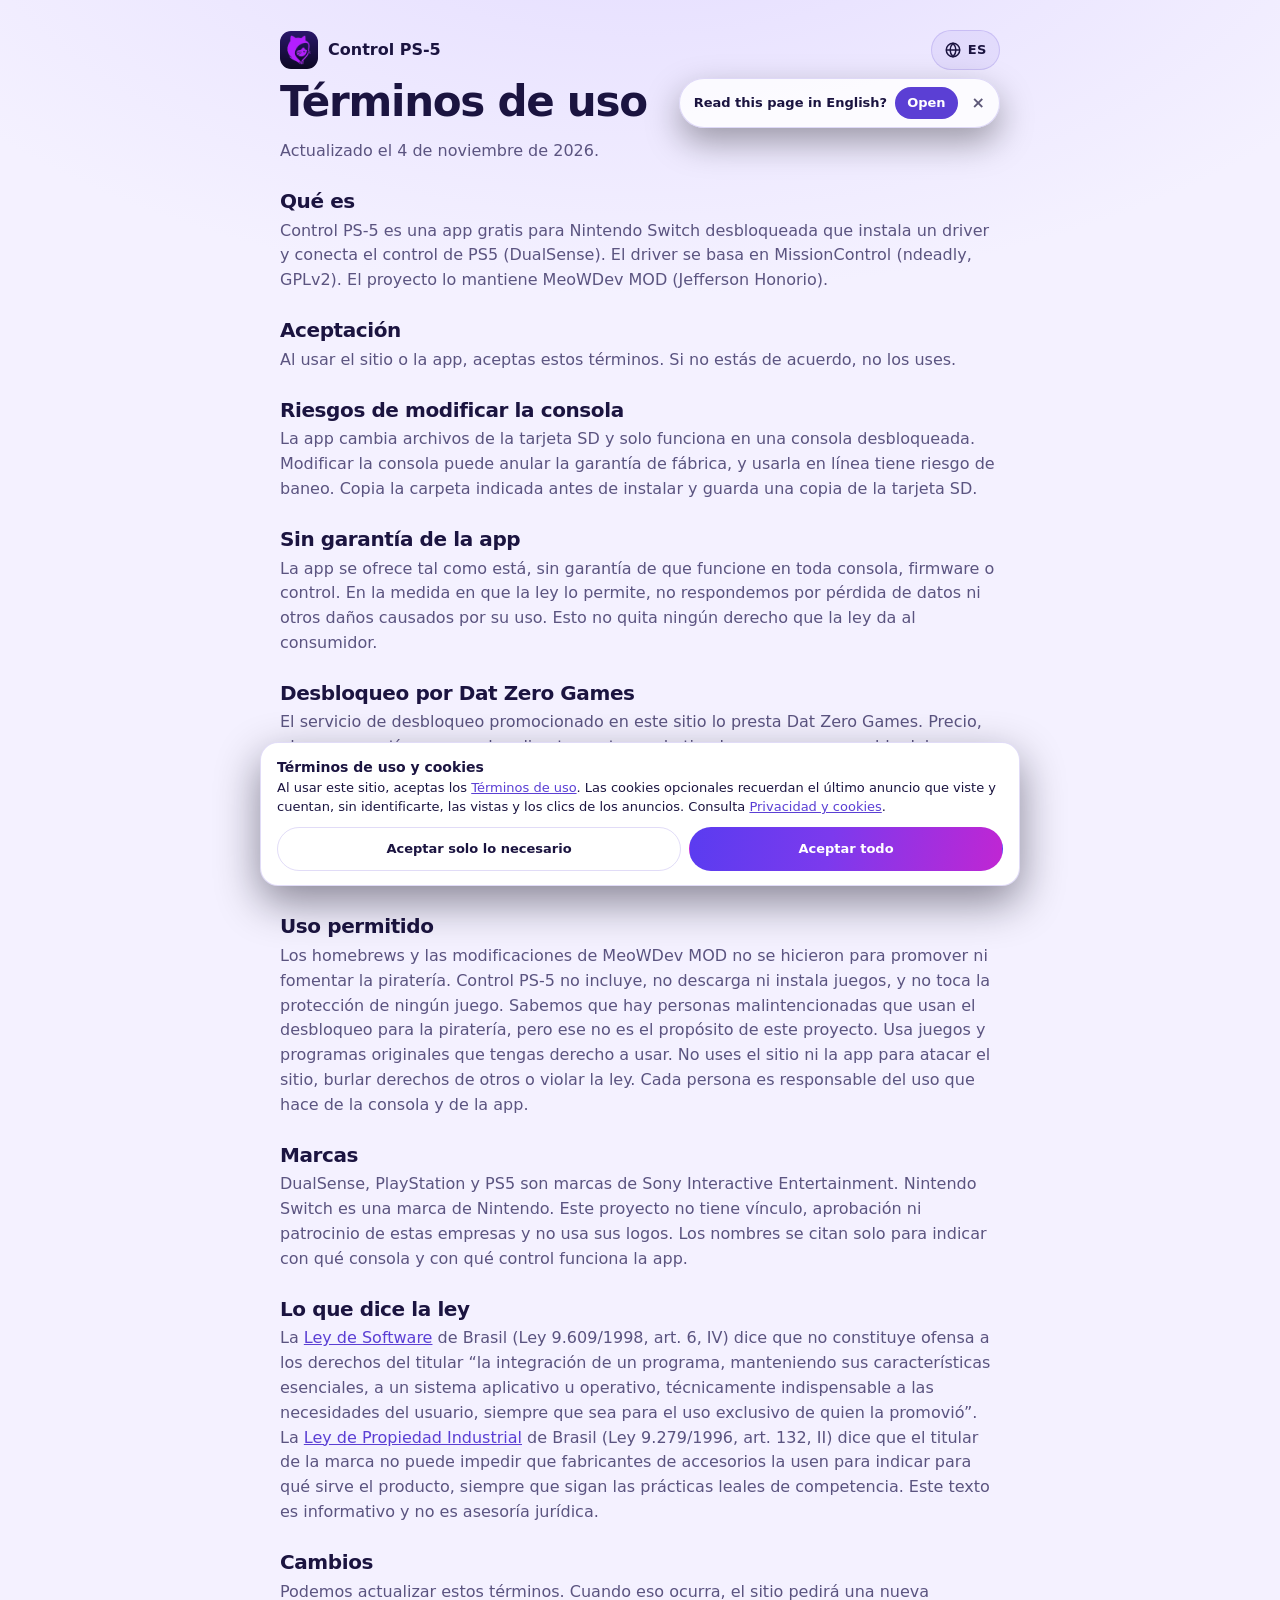
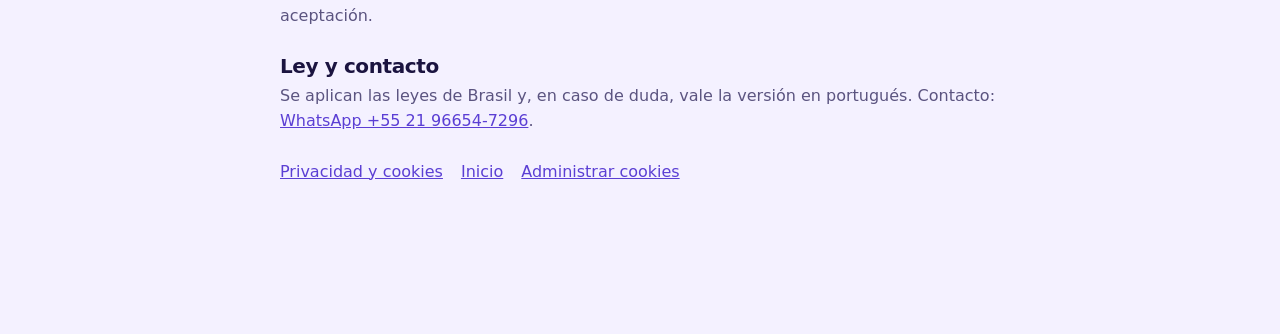
<file: es/termos/index.html>
<!doctype html>
<html lang="es">
<head>
<meta charset="utf-8">
<meta name="viewport" content="width=device-width, initial-scale=1, viewport-fit=cover">
<title>Términos de uso | Control PS-5</title>
<meta name="description" content="Términos de uso del sitio y de la app Control PS-5: riesgos de modificar la consola, servicio de desbloqueo de terceros, anuncios y contacto.">
<meta name="robots" content="noindex,follow">
<meta name="theme-color" content="#0c0920">
<link rel="canonical" href="https://techmeow.app/Control-PS-5/es/termos/">
<link rel="icon" href="../../img/icon-192.png" type="image/png">
<script>try { const t = localStorage.getItem("ctl.theme"); if (t === "light" || t === "dark") document.documentElement.dataset.theme = t; } catch (e) {}</script>
<link rel="stylesheet" href="../../css/site.css">
<style>
  .artigo{max-width:760px;margin:0 auto;padding:30px 20px 150px}
  .artigo h1{font-size:clamp(30px,6vw,42px)}
  .artigo h2{font-size:20px;margin:26px 0 6px}
  .artigo p{color:var(--muted);margin:0 0 10px}
  .rodape{display:flex;flex-wrap:wrap;gap:6px 18px;align-items:center;margin-top:26px}
</style>
<!--i18n:head-->
<link rel="alternate" hreflang="pt-BR" href="https://techmeow.app/Control-PS-5/termos/">
<link rel="alternate" hreflang="en" href="https://techmeow.app/Control-PS-5/en/termos/">
<link rel="alternate" hreflang="es" href="https://techmeow.app/Control-PS-5/es/termos/">
<link rel="alternate" hreflang="ru" href="https://techmeow.app/Control-PS-5/ru/termos/">
<link rel="alternate" hreflang="x-default" href="https://techmeow.app/Control-PS-5/termos/">
<style>.i18n-menu{position:relative;display:inline-flex;flex:none}.i18n-btn{display:inline-flex;align-items:center;gap:6px;min-height:40px;padding:0 12px;border-radius:99px;border:1px solid var(--line,rgba(127,127,127,.35));background:var(--surface2,transparent);color:inherit;font:inherit;font-size:13px;font-weight:700;letter-spacing:.04em;cursor:pointer}.i18n-btn:hover{border-color:currentColor}.i18n-lista{position:absolute;right:0;top:calc(100% + 8px);z-index:200;list-style:none;margin:0;padding:6px;min-width:176px;border-radius:14px;border:1px solid var(--line,rgba(127,127,127,.35));background:var(--surface,#16122c);box-shadow:0 18px 40px rgba(0,0,0,.35)}.i18n-lista a{display:flex;align-items:center;gap:10px;padding:9px 10px;border-radius:9px;color:inherit;text-decoration:none;font-size:14px;font-weight:600}.i18n-lista a b{font-size:11px;letter-spacing:.06em;opacity:.65;width:22px}.i18n-lista a:hover,.i18n-lista a:focus-visible{background:var(--surface2,rgba(127,127,127,.15))}.i18n-lista a[aria-current]{color:var(--accent,#a78bfa)}.i18n-sug{position:absolute;right:0;top:calc(100% + 8px);z-index:199;display:flex;align-items:center;gap:8px;white-space:nowrap;padding:8px 8px 8px 14px;border-radius:99px;font-size:13px;font-weight:600;border:1px solid var(--line,rgba(127,127,127,.35));background:var(--surface,#16122c);box-shadow:0 14px 34px rgba(0,0,0,.35)}.i18n-sug a{padding:6px 12px;border-radius:99px;background:var(--accent,#7c5cff);color:#fff;text-decoration:none}.i18n-sug button{border:0;background:none;color:inherit;font:inherit;font-size:16px;line-height:1;padding:4px 6px;cursor:pointer;opacity:.7}.i18n-sug.m{position:fixed;left:12px;right:12px;top:calc(76px + env(safe-area-inset-top));z-index:60;justify-content:space-between;white-space:normal}</style>
<script>(function(){var A="es",M={"pt": "../../termos/", "en": "../../en/termos/", "es": "./", "ru": "../../ru/termos/"},S={"pt": ["Ler esta página em português?", "Abrir"], "en": ["Read this page in English?", "Open"], "es": ["¿Leer esta página en español?", "Abrir"], "ru": ["Открыть эту страницу на русском?", "Открыть"]},K="techmeow.lang";
function salva(l){try{localStorage.setItem(K,l)}catch(e){}}
var p=null;try{p=localStorage.getItem(K)}catch(e){}
if(p&&p!==A&&M[p]){location.replace(M[p]+location.search+location.hash);return}
document.addEventListener("DOMContentLoaded",function(){var m=document.querySelector("[data-i18n-menu]");if(!m)return;
var b=m.querySelector(".i18n-btn"),l=m.querySelector(".i18n-lista");
function abre(v){l.hidden=!v;b.setAttribute("aria-expanded",v?"true":"false")}
b.addEventListener("click",function(e){e.stopPropagation();var s=document.querySelector(".i18n-sug");if(s)s.remove();abre(l.hidden)});
document.addEventListener("click",function(e){if(!m.contains(e.target))abre(false)});
document.addEventListener("keydown",function(e){if(e.key==="Escape"){abre(false);b.focus()}});
m.querySelectorAll("a[data-lang]").forEach(function(a){a.addEventListener("click",function(e){salva(a.dataset.lang);
e.preventDefault();location.href=a.getAttribute("href")+location.hash})});
if(p)return;var n=((navigator.languages&&navigator.languages[0])||navigator.language||"").toLowerCase().slice(0,2);
var q=M[n]?n:(n&&n!=="pt"?"en":null);if(!q||q===A||!M[q])return;
var s=document.createElement("div");s.className="i18n-sug";s.setAttribute("role","status");s.lang=q;
s.innerHTML='<span></span><a></a><button type="button" aria-label="×">×</button>';
s.querySelector("span").textContent=S[q][0];var a=s.querySelector("a");a.textContent=S[q][1];a.href=M[q];
a.addEventListener("click",function(){salva(q)});
s.querySelector("button").addEventListener("click",function(){salva(A);s.remove()});
if(matchMedia("(max-width:600px)").matches){s.classList.add("m");document.body.appendChild(s)}else m.appendChild(s)})})();</script>
<!--/i18n:head-->
</head>
<body>
<main class="artigo">
  <div style="display:flex;align-items:center;justify-content:space-between;gap:12px"><a class="brand" href="../"><img src="../../img/icon-192.png" width="38" height="38" alt=""><span>Control PS-5</span></a><!--i18n:menu--><div class="i18n-menu" data-i18n-menu><button type="button" class="i18n-btn" aria-haspopup="true" aria-expanded="false" aria-label="Idioma: Español" title="Idioma"><svg viewBox="0 0 24 24" width="18" height="18" fill="none" stroke="currentColor" stroke-width="2" aria-hidden="true"><circle cx="12" cy="12" r="9"/><path d="M3 12h18M12 3c2.6 2.8 3.9 5.8 3.9 9s-1.3 6.2-3.9 9c-2.6-2.8-3.9-5.8-3.9-9s1.3-6.2 3.9-9z"/></svg><span>ES</span></button><ul class="i18n-lista" hidden><li><a href="../../termos/" hreflang="pt-BR" lang="pt-BR" data-lang="pt"><b>PT</b>Português</a></li><li><a href="../../en/termos/" hreflang="en" lang="en" data-lang="en"><b>EN</b>English</a></li><li><a href="./" hreflang="es" lang="es" data-lang="es" aria-current="true"><b>ES</b>Español</a></li><li><a href="../../ru/termos/" hreflang="ru" lang="ru" data-lang="ru"><b>RU</b>Русский</a></li></ul></div><!--/i18n:menu--></div>
  <h1>Términos de uso</h1>
  <p>Actualizado el 4 de noviembre de 2026.</p>
  <h2>Qué es</h2>
  <p>Control PS-5 es una app gratis para Nintendo Switch desbloqueada que instala un driver y conecta el control de PS5 (DualSense). El driver se basa en MissionControl (ndeadly, GPLv2). El proyecto lo mantiene MeoWDev MOD (Jefferson Honorio).</p>
  <h2>Aceptación</h2>
  <p>Al usar el sitio o la app, aceptas estos términos. Si no estás de acuerdo, no los uses.</p>
  <h2>Riesgos de modificar la consola</h2>
  <p>La app cambia archivos de la tarjeta SD y solo funciona en una consola desbloqueada. Modificar la consola puede anular la garantía de fábrica, y usarla en línea tiene riesgo de baneo. Copia la carpeta indicada antes de instalar y guarda una copia de la tarjeta SD.</p>
  <h2>Sin garantía de la app</h2>
  <p>La app se ofrece tal como está, sin garantía de que funcione en toda consola, firmware o control. En la medida en que la ley lo permite, no respondemos por pérdida de datos ni otros daños causados por su uso. Esto no quita ningún derecho que la ley da al consumidor.</p>
  <h2>Desbloqueo por Dat Zero Games</h2>
  <p>El servicio de desbloqueo promocionado en este sitio lo presta Dat Zero Games. Precio, plazo y garantía se acuerdan directamente con la tienda, que es responsable del servicio.</p>
  <h2>Anuncios y enlaces</h2>
  <p>El sitio muestra anuncios y enlaces de terceros. Lo que compres o contrates en esos sitios es responsabilidad de ellos.</p>
  <h2>Uso permitido</h2>
  <p>Los homebrews y las modificaciones de MeoWDev MOD no se hicieron para promover ni fomentar la piratería. Control PS-5 no incluye, no descarga ni instala juegos, y no toca la protección de ningún juego. Sabemos que hay personas malintencionadas que usan el desbloqueo para la piratería, pero ese no es el propósito de este proyecto. Usa juegos y programas originales que tengas derecho a usar. No uses el sitio ni la app para atacar el sitio, burlar derechos de otros o violar la ley. Cada persona es responsable del uso que hace de la consola y de la app.</p>
  <h2>Marcas</h2>
  <p>DualSense, PlayStation y PS5 son marcas de Sony Interactive Entertainment. Nintendo Switch es una marca de Nintendo. Este proyecto no tiene vínculo, aprobación ni patrocinio de estas empresas y no usa sus logos. Los nombres se citan solo para indicar con qué consola y con qué control funciona la app.</p>
  <h2>Lo que dice la ley</h2>
  <p>La <a href="https://www.planalto.gov.br/ccivil_03/leis/l9609.htm" target="_blank" rel="noopener">Ley de Software</a> de Brasil (Ley 9.609/1998, art. 6, IV) dice que no constituye ofensa a los derechos del titular “la integración de un programa, manteniendo sus características esenciales, a un sistema aplicativo u operativo, técnicamente indispensable a las necesidades del usuario, siempre que sea para el uso exclusivo de quien la promovió”. La <a href="https://www.planalto.gov.br/ccivil_03/leis/l9279.htm" target="_blank" rel="noopener">Ley de Propiedad Industrial</a> de Brasil (Ley 9.279/1996, art. 132, II) dice que el titular de la marca no puede impedir que fabricantes de accesorios la usen para indicar para qué sirve el producto, siempre que sigan las prácticas leales de competencia. Este texto es informativo y no es asesoría jurídica.</p>
  <h2>Cambios</h2>
  <p>Podemos actualizar estos términos. Cuando eso ocurra, el sitio pedirá una nueva aceptación.</p>
  <h2>Ley y contacto</h2>
  <p>Se aplican las leyes de Brasil y, en caso de duda, vale la versión en portugués. Contacto: <a href="https://wa.me/5521966547296" target="_blank" rel="noopener">WhatsApp +55 21 96654-7296</a>.</p>
  <div class="rodape"><a href="../privacidade/">Privacidad y cookies</a><a href="../">Inicio</a><a href="#" data-ck-manage>Administrar cookies</a></div>
</main>
<script type="module" src="../../js/sub.js"></script>
</body>
</html>
</file>
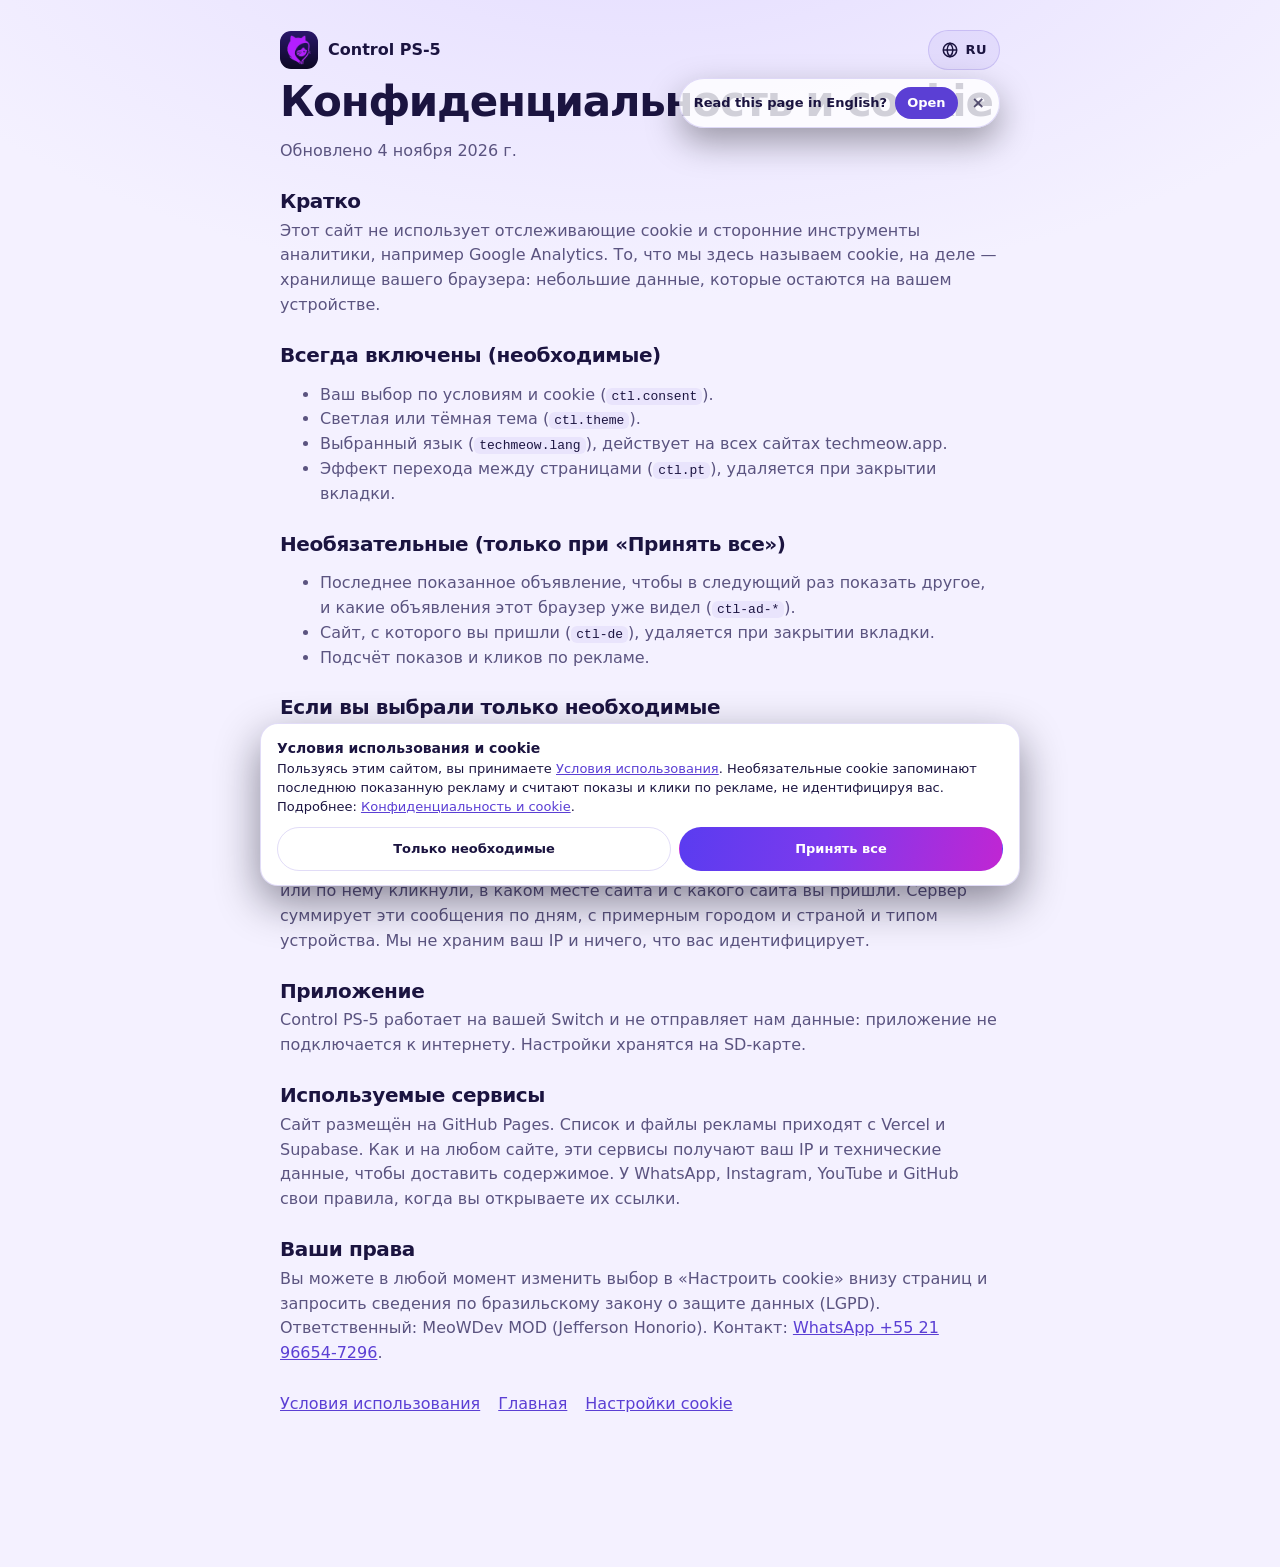
<file: ru/privacidade/index.html>
<!doctype html>
<html lang="ru">
<head>
<meta charset="utf-8">
<meta name="viewport" content="width=device-width, initial-scale=1, viewport-fit=cover">
<title>Конфиденциальность и cookie | Control PS-5</title>
<meta name="description" content="Что хранят сайт и приложение Control PS-5, как считаются показы рекламы и ваши права по бразильскому закону LGPD.">
<meta name="robots" content="noindex,follow">
<meta name="theme-color" content="#0c0920">
<link rel="canonical" href="https://techmeow.app/Control-PS-5/ru/privacidade/">
<link rel="icon" href="../../img/icon-192.png" type="image/png">
<script>try { const t = localStorage.getItem("ctl.theme"); if (t === "light" || t === "dark") document.documentElement.dataset.theme = t; } catch (e) {}</script>
<link rel="stylesheet" href="../../css/site.css">
<style>
  .artigo{max-width:760px;margin:0 auto;padding:30px 20px 150px}
  .artigo h1{font-size:clamp(30px,6vw,42px)}
  .artigo h2{font-size:20px;margin:26px 0 6px}
  .artigo p,.artigo li{color:var(--muted)}
  .artigo p{margin:0 0 10px}
  .rodape{display:flex;flex-wrap:wrap;gap:6px 18px;align-items:center;margin-top:26px}
</style>
<!--i18n:head-->
<link rel="alternate" hreflang="pt-BR" href="https://techmeow.app/Control-PS-5/privacidade/">
<link rel="alternate" hreflang="en" href="https://techmeow.app/Control-PS-5/en/privacidade/">
<link rel="alternate" hreflang="es" href="https://techmeow.app/Control-PS-5/es/privacidade/">
<link rel="alternate" hreflang="ru" href="https://techmeow.app/Control-PS-5/ru/privacidade/">
<link rel="alternate" hreflang="x-default" href="https://techmeow.app/Control-PS-5/privacidade/">
<style>.i18n-menu{position:relative;display:inline-flex;flex:none}.i18n-btn{display:inline-flex;align-items:center;gap:6px;min-height:40px;padding:0 12px;border-radius:99px;border:1px solid var(--line,rgba(127,127,127,.35));background:var(--surface2,transparent);color:inherit;font:inherit;font-size:13px;font-weight:700;letter-spacing:.04em;cursor:pointer}.i18n-btn:hover{border-color:currentColor}.i18n-lista{position:absolute;right:0;top:calc(100% + 8px);z-index:200;list-style:none;margin:0;padding:6px;min-width:176px;border-radius:14px;border:1px solid var(--line,rgba(127,127,127,.35));background:var(--surface,#16122c);box-shadow:0 18px 40px rgba(0,0,0,.35)}.i18n-lista a{display:flex;align-items:center;gap:10px;padding:9px 10px;border-radius:9px;color:inherit;text-decoration:none;font-size:14px;font-weight:600}.i18n-lista a b{font-size:11px;letter-spacing:.06em;opacity:.65;width:22px}.i18n-lista a:hover,.i18n-lista a:focus-visible{background:var(--surface2,rgba(127,127,127,.15))}.i18n-lista a[aria-current]{color:var(--accent,#a78bfa)}.i18n-sug{position:absolute;right:0;top:calc(100% + 8px);z-index:199;display:flex;align-items:center;gap:8px;white-space:nowrap;padding:8px 8px 8px 14px;border-radius:99px;font-size:13px;font-weight:600;border:1px solid var(--line,rgba(127,127,127,.35));background:var(--surface,#16122c);box-shadow:0 14px 34px rgba(0,0,0,.35)}.i18n-sug a{padding:6px 12px;border-radius:99px;background:var(--accent,#7c5cff);color:#fff;text-decoration:none}.i18n-sug button{border:0;background:none;color:inherit;font:inherit;font-size:16px;line-height:1;padding:4px 6px;cursor:pointer;opacity:.7}.i18n-sug.m{position:fixed;left:12px;right:12px;top:calc(76px + env(safe-area-inset-top));z-index:60;justify-content:space-between;white-space:normal}</style>
<script>(function(){var A="ru",M={"pt": "../../privacidade/", "en": "../../en/privacidade/", "es": "../../es/privacidade/", "ru": "./"},S={"pt": ["Ler esta página em português?", "Abrir"], "en": ["Read this page in English?", "Open"], "es": ["¿Leer esta página en español?", "Abrir"], "ru": ["Открыть эту страницу на русском?", "Открыть"]},K="techmeow.lang";
function salva(l){try{localStorage.setItem(K,l)}catch(e){}}
var p=null;try{p=localStorage.getItem(K)}catch(e){}
if(p&&p!==A&&M[p]){location.replace(M[p]+location.search+location.hash);return}
document.addEventListener("DOMContentLoaded",function(){var m=document.querySelector("[data-i18n-menu]");if(!m)return;
var b=m.querySelector(".i18n-btn"),l=m.querySelector(".i18n-lista");
function abre(v){l.hidden=!v;b.setAttribute("aria-expanded",v?"true":"false")}
b.addEventListener("click",function(e){e.stopPropagation();var s=document.querySelector(".i18n-sug");if(s)s.remove();abre(l.hidden)});
document.addEventListener("click",function(e){if(!m.contains(e.target))abre(false)});
document.addEventListener("keydown",function(e){if(e.key==="Escape"){abre(false);b.focus()}});
m.querySelectorAll("a[data-lang]").forEach(function(a){a.addEventListener("click",function(e){salva(a.dataset.lang);
e.preventDefault();location.href=a.getAttribute("href")+location.hash})});
if(p)return;var n=((navigator.languages&&navigator.languages[0])||navigator.language||"").toLowerCase().slice(0,2);
var q=M[n]?n:(n&&n!=="pt"?"en":null);if(!q||q===A||!M[q])return;
var s=document.createElement("div");s.className="i18n-sug";s.setAttribute("role","status");s.lang=q;
s.innerHTML='<span></span><a></a><button type="button" aria-label="×">×</button>';
s.querySelector("span").textContent=S[q][0];var a=s.querySelector("a");a.textContent=S[q][1];a.href=M[q];
a.addEventListener("click",function(){salva(q)});
s.querySelector("button").addEventListener("click",function(){salva(A);s.remove()});
if(matchMedia("(max-width:600px)").matches){s.classList.add("m");document.body.appendChild(s)}else m.appendChild(s)})})();</script>
<!--/i18n:head-->
</head>
<body>
<main class="artigo">
  <div style="display:flex;align-items:center;justify-content:space-between;gap:12px"><a class="brand" href="../"><img src="../../img/icon-192.png" width="38" height="38" alt=""><span>Control PS-5</span></a><!--i18n:menu--><div class="i18n-menu" data-i18n-menu><button type="button" class="i18n-btn" aria-haspopup="true" aria-expanded="false" aria-label="Язык: Русский" title="Язык"><svg viewBox="0 0 24 24" width="18" height="18" fill="none" stroke="currentColor" stroke-width="2" aria-hidden="true"><circle cx="12" cy="12" r="9"/><path d="M3 12h18M12 3c2.6 2.8 3.9 5.8 3.9 9s-1.3 6.2-3.9 9c-2.6-2.8-3.9-5.8-3.9-9s1.3-6.2 3.9-9z"/></svg><span>RU</span></button><ul class="i18n-lista" hidden><li><a href="../../privacidade/" hreflang="pt-BR" lang="pt-BR" data-lang="pt"><b>PT</b>Português</a></li><li><a href="../../en/privacidade/" hreflang="en" lang="en" data-lang="en"><b>EN</b>English</a></li><li><a href="../../es/privacidade/" hreflang="es" lang="es" data-lang="es"><b>ES</b>Español</a></li><li><a href="./" hreflang="ru" lang="ru" data-lang="ru" aria-current="true"><b>RU</b>Русский</a></li></ul></div><!--/i18n:menu--></div>
  <h1>Конфиденциальность и cookie</h1>
  <p>Обновлено 4 ноября 2026 г.</p>
  <h2>Кратко</h2>
  <p>Этот сайт не использует отслеживающие cookie и сторонние инструменты аналитики, например Google Analytics. То, что мы здесь называем cookie, на деле — хранилище вашего браузера: небольшие данные, которые остаются на вашем устройстве.</p>
  <h2>Всегда включены (необходимые)</h2>
  <ul><li>Ваш выбор по условиям и cookie (<code>ctl.consent</code>).</li><li>Светлая или тёмная тема (<code>ctl.theme</code>).</li><li>Выбранный язык (<code>techmeow.lang</code>), действует на всех сайтах techmeow.app.</li><li>Эффект перехода между страницами (<code>ctl.pt</code>), удаляется при закрытии вкладки.</li></ul>
  <h2>Необязательные (только при «Принять все»)</h2>
  <ul><li>Последнее показанное объявление, чтобы в следующий раз показать другое, и какие объявления этот браузер уже видел (<code>ctl-ad-*</code>).</li><li>Сайт, с которого вы пришли (<code>ctl-de</code>), удаляется при закрытии вкладки.</li><li>Подсчёт показов и кликов по рекламе.</li></ul>
  <h2>Если вы выбрали только необходимые</h2>
  <p>Реклама продолжает показываться, но показы и клики не считаются, а необязательные данные не сохраняются. При изменении выбора необязательные данные из этого браузера удаляются.</p>
  <h2>Подсчёт рекламы</h2>
  <p>С вашего разрешения мы сообщаем нашему серверу, когда объявление показано или по нему кликнули, в каком месте сайта и с какого сайта вы пришли. Сервер суммирует эти сообщения по дням, с примерным городом и страной и типом устройства. Мы не храним ваш IP и ничего, что вас идентифицирует.</p>
  <h2>Приложение</h2>
  <p>Control PS-5 работает на вашей Switch и не отправляет нам данные: приложение не подключается к интернету. Настройки хранятся на SD-карте.</p>
  <h2>Используемые сервисы</h2>
  <p>Сайт размещён на GitHub Pages. Список и файлы рекламы приходят с Vercel и Supabase. Как и на любом сайте, эти сервисы получают ваш IP и технические данные, чтобы доставить содержимое. У WhatsApp, Instagram, YouTube и GitHub свои правила, когда вы открываете их ссылки.</p>
  <h2>Ваши права</h2>
  <p>Вы можете в любой момент изменить выбор в «Настроить cookie» внизу страниц и запросить сведения по бразильскому закону о защите данных (LGPD). Ответственный: MeoWDev MOD (Jefferson Honorio). Контакт: <a href="https://wa.me/5521966547296" target="_blank" rel="noopener">WhatsApp +55 21 96654-7296</a>.</p>
  <div class="rodape"><a href="../termos/">Условия использования</a><a href="../">Главная</a><a href="#" data-ck-manage>Настройки cookie</a></div>
</main>
<script type="module" src="../../js/sub.js"></script>
</body>
</html>
</file>
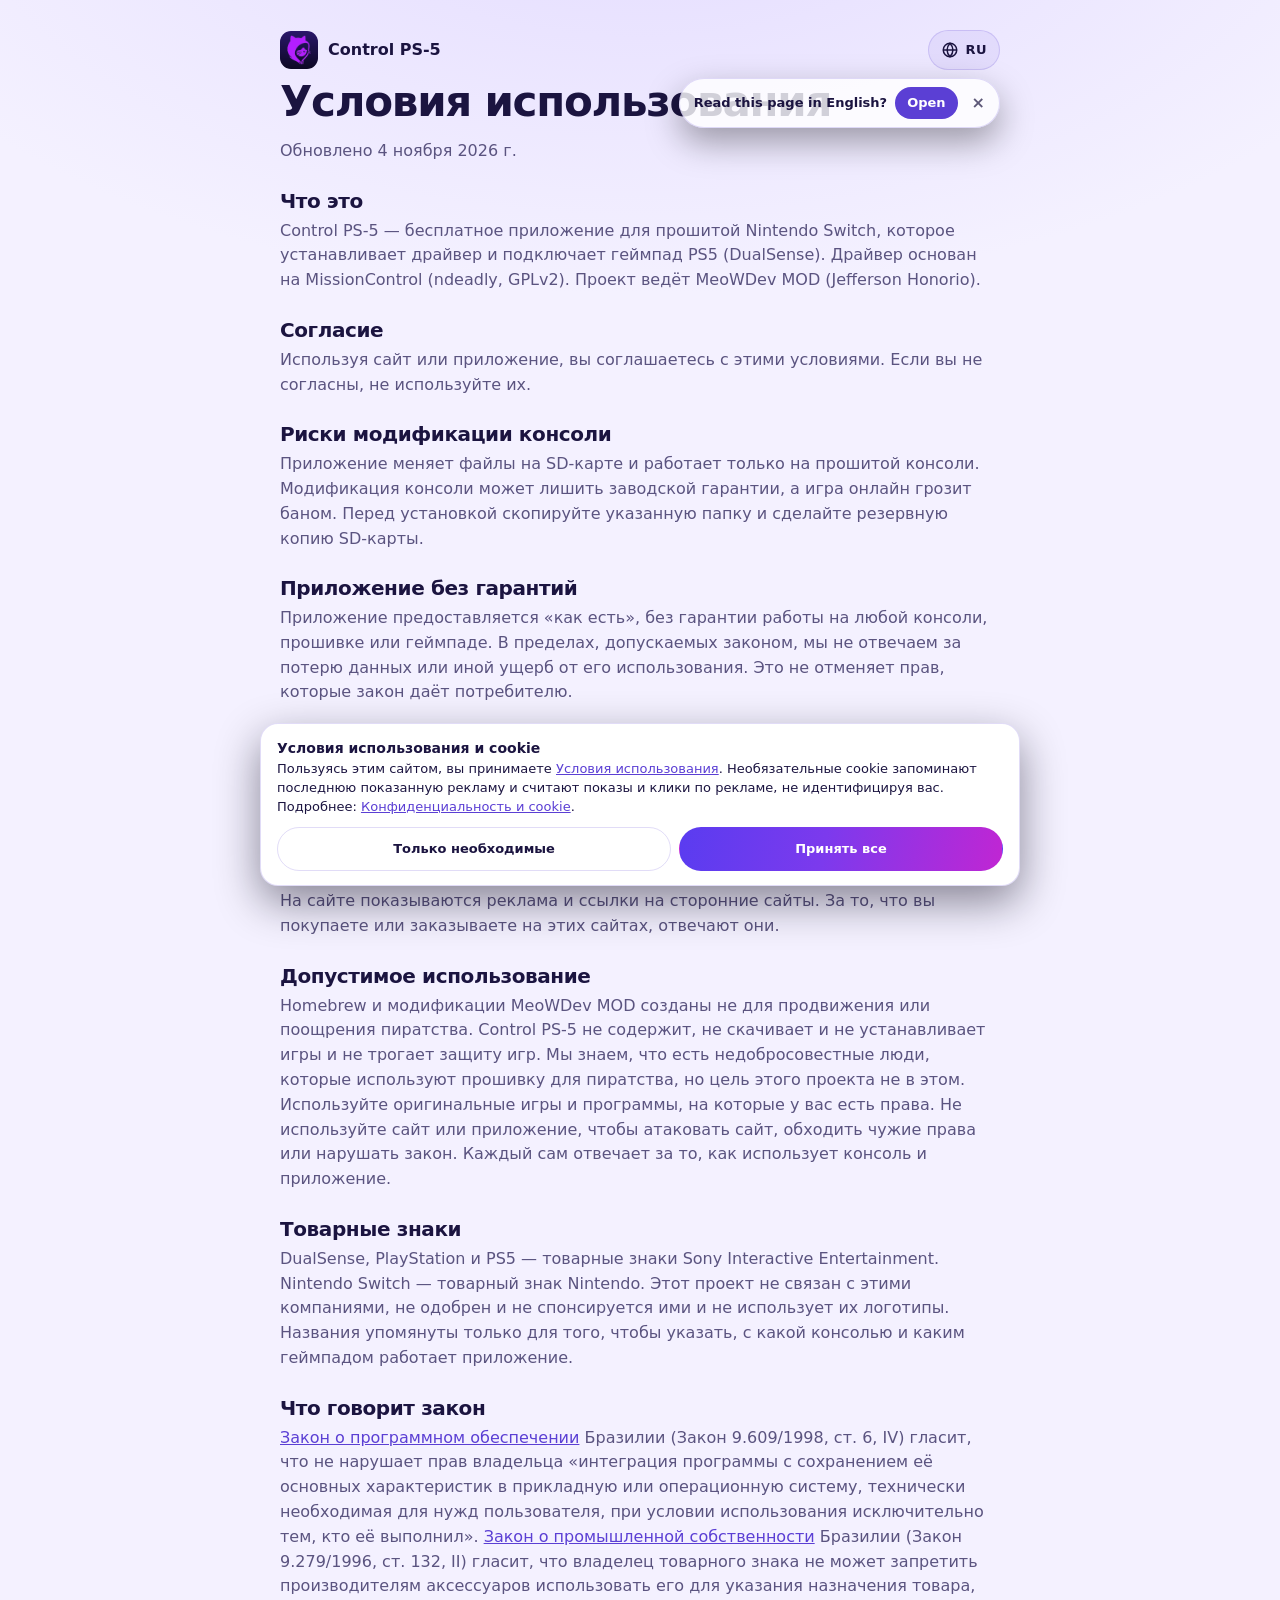
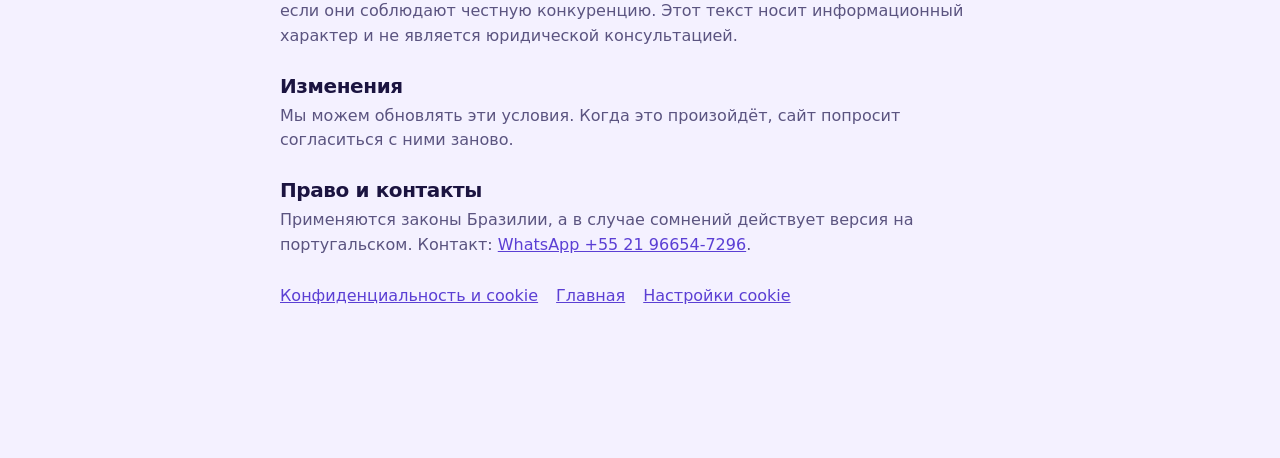
<file: ru/termos/index.html>
<!doctype html>
<html lang="ru">
<head>
<meta charset="utf-8">
<meta name="viewport" content="width=device-width, initial-scale=1, viewport-fit=cover">
<title>Условия использования | Control PS-5</title>
<meta name="description" content="Условия использования сайта и приложения Control PS-5: риски модификации консоли, сторонняя услуга прошивки, реклама и контакты.">
<meta name="robots" content="noindex,follow">
<meta name="theme-color" content="#0c0920">
<link rel="canonical" href="https://techmeow.app/Control-PS-5/ru/termos/">
<link rel="icon" href="../../img/icon-192.png" type="image/png">
<script>try { const t = localStorage.getItem("ctl.theme"); if (t === "light" || t === "dark") document.documentElement.dataset.theme = t; } catch (e) {}</script>
<link rel="stylesheet" href="../../css/site.css">
<style>
  .artigo{max-width:760px;margin:0 auto;padding:30px 20px 150px}
  .artigo h1{font-size:clamp(30px,6vw,42px)}
  .artigo h2{font-size:20px;margin:26px 0 6px}
  .artigo p{color:var(--muted);margin:0 0 10px}
  .rodape{display:flex;flex-wrap:wrap;gap:6px 18px;align-items:center;margin-top:26px}
</style>
<!--i18n:head-->
<link rel="alternate" hreflang="pt-BR" href="https://techmeow.app/Control-PS-5/termos/">
<link rel="alternate" hreflang="en" href="https://techmeow.app/Control-PS-5/en/termos/">
<link rel="alternate" hreflang="es" href="https://techmeow.app/Control-PS-5/es/termos/">
<link rel="alternate" hreflang="ru" href="https://techmeow.app/Control-PS-5/ru/termos/">
<link rel="alternate" hreflang="x-default" href="https://techmeow.app/Control-PS-5/termos/">
<style>.i18n-menu{position:relative;display:inline-flex;flex:none}.i18n-btn{display:inline-flex;align-items:center;gap:6px;min-height:40px;padding:0 12px;border-radius:99px;border:1px solid var(--line,rgba(127,127,127,.35));background:var(--surface2,transparent);color:inherit;font:inherit;font-size:13px;font-weight:700;letter-spacing:.04em;cursor:pointer}.i18n-btn:hover{border-color:currentColor}.i18n-lista{position:absolute;right:0;top:calc(100% + 8px);z-index:200;list-style:none;margin:0;padding:6px;min-width:176px;border-radius:14px;border:1px solid var(--line,rgba(127,127,127,.35));background:var(--surface,#16122c);box-shadow:0 18px 40px rgba(0,0,0,.35)}.i18n-lista a{display:flex;align-items:center;gap:10px;padding:9px 10px;border-radius:9px;color:inherit;text-decoration:none;font-size:14px;font-weight:600}.i18n-lista a b{font-size:11px;letter-spacing:.06em;opacity:.65;width:22px}.i18n-lista a:hover,.i18n-lista a:focus-visible{background:var(--surface2,rgba(127,127,127,.15))}.i18n-lista a[aria-current]{color:var(--accent,#a78bfa)}.i18n-sug{position:absolute;right:0;top:calc(100% + 8px);z-index:199;display:flex;align-items:center;gap:8px;white-space:nowrap;padding:8px 8px 8px 14px;border-radius:99px;font-size:13px;font-weight:600;border:1px solid var(--line,rgba(127,127,127,.35));background:var(--surface,#16122c);box-shadow:0 14px 34px rgba(0,0,0,.35)}.i18n-sug a{padding:6px 12px;border-radius:99px;background:var(--accent,#7c5cff);color:#fff;text-decoration:none}.i18n-sug button{border:0;background:none;color:inherit;font:inherit;font-size:16px;line-height:1;padding:4px 6px;cursor:pointer;opacity:.7}.i18n-sug.m{position:fixed;left:12px;right:12px;top:calc(76px + env(safe-area-inset-top));z-index:60;justify-content:space-between;white-space:normal}</style>
<script>(function(){var A="ru",M={"pt": "../../termos/", "en": "../../en/termos/", "es": "../../es/termos/", "ru": "./"},S={"pt": ["Ler esta página em português?", "Abrir"], "en": ["Read this page in English?", "Open"], "es": ["¿Leer esta página en español?", "Abrir"], "ru": ["Открыть эту страницу на русском?", "Открыть"]},K="techmeow.lang";
function salva(l){try{localStorage.setItem(K,l)}catch(e){}}
var p=null;try{p=localStorage.getItem(K)}catch(e){}
if(p&&p!==A&&M[p]){location.replace(M[p]+location.search+location.hash);return}
document.addEventListener("DOMContentLoaded",function(){var m=document.querySelector("[data-i18n-menu]");if(!m)return;
var b=m.querySelector(".i18n-btn"),l=m.querySelector(".i18n-lista");
function abre(v){l.hidden=!v;b.setAttribute("aria-expanded",v?"true":"false")}
b.addEventListener("click",function(e){e.stopPropagation();var s=document.querySelector(".i18n-sug");if(s)s.remove();abre(l.hidden)});
document.addEventListener("click",function(e){if(!m.contains(e.target))abre(false)});
document.addEventListener("keydown",function(e){if(e.key==="Escape"){abre(false);b.focus()}});
m.querySelectorAll("a[data-lang]").forEach(function(a){a.addEventListener("click",function(e){salva(a.dataset.lang);
e.preventDefault();location.href=a.getAttribute("href")+location.hash})});
if(p)return;var n=((navigator.languages&&navigator.languages[0])||navigator.language||"").toLowerCase().slice(0,2);
var q=M[n]?n:(n&&n!=="pt"?"en":null);if(!q||q===A||!M[q])return;
var s=document.createElement("div");s.className="i18n-sug";s.setAttribute("role","status");s.lang=q;
s.innerHTML='<span></span><a></a><button type="button" aria-label="×">×</button>';
s.querySelector("span").textContent=S[q][0];var a=s.querySelector("a");a.textContent=S[q][1];a.href=M[q];
a.addEventListener("click",function(){salva(q)});
s.querySelector("button").addEventListener("click",function(){salva(A);s.remove()});
if(matchMedia("(max-width:600px)").matches){s.classList.add("m");document.body.appendChild(s)}else m.appendChild(s)})})();</script>
<!--/i18n:head-->
</head>
<body>
<main class="artigo">
  <div style="display:flex;align-items:center;justify-content:space-between;gap:12px"><a class="brand" href="../"><img src="../../img/icon-192.png" width="38" height="38" alt=""><span>Control PS-5</span></a><!--i18n:menu--><div class="i18n-menu" data-i18n-menu><button type="button" class="i18n-btn" aria-haspopup="true" aria-expanded="false" aria-label="Язык: Русский" title="Язык"><svg viewBox="0 0 24 24" width="18" height="18" fill="none" stroke="currentColor" stroke-width="2" aria-hidden="true"><circle cx="12" cy="12" r="9"/><path d="M3 12h18M12 3c2.6 2.8 3.9 5.8 3.9 9s-1.3 6.2-3.9 9c-2.6-2.8-3.9-5.8-3.9-9s1.3-6.2 3.9-9z"/></svg><span>RU</span></button><ul class="i18n-lista" hidden><li><a href="../../termos/" hreflang="pt-BR" lang="pt-BR" data-lang="pt"><b>PT</b>Português</a></li><li><a href="../../en/termos/" hreflang="en" lang="en" data-lang="en"><b>EN</b>English</a></li><li><a href="../../es/termos/" hreflang="es" lang="es" data-lang="es"><b>ES</b>Español</a></li><li><a href="./" hreflang="ru" lang="ru" data-lang="ru" aria-current="true"><b>RU</b>Русский</a></li></ul></div><!--/i18n:menu--></div>
  <h1>Условия использования</h1>
  <p>Обновлено 4 ноября 2026 г.</p>
  <h2>Что это</h2>
  <p>Control PS-5 — бесплатное приложение для прошитой Nintendo Switch, которое устанавливает драйвер и подключает геймпад PS5 (DualSense). Драйвер основан на MissionControl (ndeadly, GPLv2). Проект ведёт MeoWDev MOD (Jefferson Honorio).</p>
  <h2>Согласие</h2>
  <p>Используя сайт или приложение, вы соглашаетесь с этими условиями. Если вы не согласны, не используйте их.</p>
  <h2>Риски модификации консоли</h2>
  <p>Приложение меняет файлы на SD-карте и работает только на прошитой консоли. Модификация консоли может лишить заводской гарантии, а игра онлайн грозит баном. Перед установкой скопируйте указанную папку и сделайте резервную копию SD-карты.</p>
  <h2>Приложение без гарантий</h2>
  <p>Приложение предоставляется «как есть», без гарантии работы на любой консоли, прошивке или геймпаде. В пределах, допускаемых законом, мы не отвечаем за потерю данных или иной ущерб от его использования. Это не отменяет прав, которые закон даёт потребителю.</p>
  <h2>Прошивка в Dat Zero Games</h2>
  <p>Услугу прошивки, которая рекламируется на этом сайте, оказывает Dat Zero Games. Цена, срок и гарантия согласуются напрямую с магазином, который отвечает за услугу.</p>
  <h2>Реклама и ссылки</h2>
  <p>На сайте показываются реклама и ссылки на сторонние сайты. За то, что вы покупаете или заказываете на этих сайтах, отвечают они.</p>
  <h2>Допустимое использование</h2>
  <p>Homebrew и модификации MeoWDev MOD созданы не для продвижения или поощрения пиратства. Control PS-5 не содержит, не скачивает и не устанавливает игры и не трогает защиту игр. Мы знаем, что есть недобросовестные люди, которые используют прошивку для пиратства, но цель этого проекта не в этом. Используйте оригинальные игры и программы, на которые у вас есть права. Не используйте сайт или приложение, чтобы атаковать сайт, обходить чужие права или нарушать закон. Каждый сам отвечает за то, как использует консоль и приложение.</p>
  <h2>Товарные знаки</h2>
  <p>DualSense, PlayStation и PS5 — товарные знаки Sony Interactive Entertainment. Nintendo Switch — товарный знак Nintendo. Этот проект не связан с этими компаниями, не одобрен и не спонсируется ими и не использует их логотипы. Названия упомянуты только для того, чтобы указать, с какой консолью и каким геймпадом работает приложение.</p>
  <h2>Что говорит закон</h2>
  <p><a href="https://www.planalto.gov.br/ccivil_03/leis/l9609.htm" target="_blank" rel="noopener">Закон о программном обеспечении</a> Бразилии (Закон 9.609/1998, ст. 6, IV) гласит, что не нарушает прав владельца «интеграция программы с сохранением её основных характеристик в прикладную или операционную систему, технически необходимая для нужд пользователя, при условии использования исключительно тем, кто её выполнил». <a href="https://www.planalto.gov.br/ccivil_03/leis/l9279.htm" target="_blank" rel="noopener">Закон о промышленной собственности</a> Бразилии (Закон 9.279/1996, ст. 132, II) гласит, что владелец товарного знака не может запретить производителям аксессуаров использовать его для указания назначения товара, если они соблюдают честную конкуренцию. Этот текст носит информационный характер и не является юридической консультацией.</p>
  <h2>Изменения</h2>
  <p>Мы можем обновлять эти условия. Когда это произойдёт, сайт попросит согласиться с ними заново.</p>
  <h2>Право и контакты</h2>
  <p>Применяются законы Бразилии, а в случае сомнений действует версия на португальском. Контакт: <a href="https://wa.me/5521966547296" target="_blank" rel="noopener">WhatsApp +55 21 96654-7296</a>.</p>
  <div class="rodape"><a href="../privacidade/">Конфиденциальность и cookie</a><a href="../">Главная</a><a href="#" data-ck-manage>Настройки cookie</a></div>
</main>
<script type="module" src="../../js/sub.js"></script>
</body>
</html>
</file>
<file: css/site.css>
/* Mesma identidade do PS-5 Controle Test e do PS5 HDMI Tool: cores, botões, cartões e tipografia. */
:root{
  color-scheme:light;
  --bg:#f4f1ff; --bg-top:#e3dbff; --surface:rgba(255,255,255,.8); --surface2:rgba(91,63,212,.07); --line:rgba(91,63,212,.18);
  --text:#1b1440; --muted:#5b5480; --accent:#5b3fd4; --accent2:#7c5cff; --grad1:#5b3fd4; --grad2:#a855f7;
  --ok:#15803d; --warn:#a15c07; --btn1:#6d4cff; --btn2:#4f2fd0; --glow:rgba(124,92,255,.22); --shadow:0 10px 30px rgba(60,40,140,.10); --nav:rgba(244,241,255,.82);
  --ambar:#c26f00; --verm:#d4152a;
}
@media (prefers-color-scheme:dark){:root:not([data-theme="light"]){
  color-scheme:dark;
  --bg:#0c0920; --bg-top:#2a1670; --surface:rgba(255,255,255,.05); --surface2:rgba(255,255,255,.08); --line:rgba(167,139,250,.22);
  --text:#f3f0ff; --muted:#b9b0dc; --accent:#a78bfa; --accent2:#7c5cff; --grad1:#e9d5ff; --grad2:#a78bfa;
  --ok:#4ade80; --warn:#fbbf24; --btn1:#6d4cff; --btn2:#5428e0; --glow:rgba(124,92,255,.35); --shadow:0 14px 40px rgba(0,0,0,.35); --nav:rgba(12,9,32,.82);
  --ambar:#ffb01f; --verm:#ff5664;
}}
:root[data-theme="dark"]{
  color-scheme:dark;
  --bg:#0c0920; --bg-top:#2a1670; --surface:rgba(255,255,255,.05); --surface2:rgba(255,255,255,.08); --line:rgba(167,139,250,.22);
  --text:#f3f0ff; --muted:#b9b0dc; --accent:#a78bfa; --accent2:#7c5cff; --grad1:#e9d5ff; --grad2:#a78bfa;
  --ok:#4ade80; --warn:#fbbf24; --btn1:#6d4cff; --btn2:#5428e0; --glow:rgba(124,92,255,.35); --shadow:0 14px 40px rgba(0,0,0,.35); --nav:rgba(12,9,32,.82);
  --ambar:#ffb01f; --verm:#ff5664;
}
*{box-sizing:border-box;-webkit-tap-highlight-color:transparent}
html{scroll-behavior:smooth;scroll-padding-top:76px}
body{margin:0;color:var(--text);font:16px/1.55 "Inter",-apple-system,BlinkMacSystemFont,"Segoe UI",system-ui,sans-serif;background:radial-gradient(1200px 620px at 50% -140px,var(--bg-top),transparent 70%),var(--bg);min-height:100vh}
a{color:var(--accent)}
img{max-width:100%}
:focus-visible{outline:2px solid var(--accent);outline-offset:2px}
.hidden{display:none!important}
.wrap{max-width:1120px;margin:0 auto;padding:0 20px}
svg.i{width:20px;height:20px;flex:none;fill:none;stroke:currentColor;stroke-width:2;stroke-linecap:round;stroke-linejoin:round}
.grad{background:linear-gradient(90deg,var(--grad1),var(--grad2));-webkit-background-clip:text;background-clip:text;color:transparent}
.am{color:var(--ambar)}.vm{color:var(--verm)}

/* cortina entre páginas */
html.pt::before{content:"";position:fixed;inset:0;z-index:9999;background:#0c0920 var(--pt-logo,none) center/clamp(190px,36vmin,300px) no-repeat;pointer-events:none;animation:ptout .55s cubic-bezier(.7,0,.2,1) .06s both}
@keyframes ptout{from{clip-path:inset(0 0 0 0)}to{clip-path:inset(0 0 100% 0);visibility:hidden}}
.ptc{position:fixed;inset:0;z-index:9999;display:grid;place-items:center;background:#0c0920}
.ptc img{width:clamp(190px,36vmin,300px);height:auto}
@media print{html.pt::before,.ptc,#fxBg{display:none!important}}
@media (prefers-reduced-motion:reduce){html.pt::before{display:none}}

/* fundo vivo */
#fxBg{position:absolute;top:0;left:0;width:100%;height:min(115vh,1000px);z-index:-1;pointer-events:none;-webkit-mask-image:linear-gradient(#000 55%,transparent);mask-image:linear-gradient(#000 55%,transparent)}
html.lenis,html.lenis body{height:auto}
html.lenis{scroll-behavior:auto}
.lenis.lenis-stopped{overflow:clip}
.lenis [data-lenis-prevent]{overscroll-behavior:contain}
.hero h1 .w{display:inline-block}
#scrollBar{position:absolute;left:0;right:0;bottom:-1px;height:2px;background:linear-gradient(90deg,var(--btn1),#a855f7);transform:scaleX(0);transform-origin:left;pointer-events:none}
.links a.on{color:var(--text);background:var(--surface2)}

/* botões */
.b{font:inherit;font-weight:600;color:var(--text);text-decoration:none;background:var(--surface2);border:1px solid var(--line);border-radius:99px;padding:11px 20px;min-height:48px;cursor:pointer;
  position:relative;overflow:hidden;isolation:isolate;display:inline-flex;align-items:center;justify-content:center;gap:9px;transition:transform .12s,box-shadow .25s,border-color .2s,background-position .5s}
.b:hover{border-color:color-mix(in srgb,var(--accent2) 55%,transparent)}
.b:active{transform:scale(.97)}
.b.p{color:#fff;border-color:transparent;background:linear-gradient(100deg,#5a3cf0,#7c3aed 45%,#c026d3 100%) 0 0/220% 100%;box-shadow:0 8px 24px var(--glow)}
.b.p:hover{background-position:100% 0}
.b.p::after{content:"";position:absolute;inset:0;background:linear-gradient(110deg,transparent 35%,rgba(255,255,255,.35) 50%,transparent 65%);transform:translateX(-120%);pointer-events:none}
.b.p:hover::after{transform:translateX(120%);transition:transform .7s ease}
.b.arrow{padding-right:7px;color:#fff;border:0;background:linear-gradient(135deg,#1b1240,#2c1670)}
.b.arrow .ar{width:34px;height:34px;border-radius:50%;display:grid;place-items:center;border:1.5px solid rgba(255,255,255,.7);transition:all .35s cubic-bezier(.3,1.3,.5,1)}
.b.arrow:hover{background:linear-gradient(135deg,#5a3cf0,#7c3aed)}
.b.arrow:hover .ar{background:#fff;color:#4c1d95;border-color:#fff;transform:translateX(3px) scale(1.08)}
.b.arrow .ar svg{width:16px;height:16px}
.b.wa{color:#fff;border-color:transparent;background:#0f7a41}
.b.loja{color:#241600;border-color:transparent;background:linear-gradient(100deg,#ffc14a,#ffb01f 60%,#ff9d0a);box-shadow:0 8px 24px rgba(255,160,20,.25)}
.b.loja:hover{filter:brightness(1.06)}
.magnetic{transition:transform .25s cubic-bezier(.3,1.3,.5,1),box-shadow .25s,background-position .5s!important}
.ripple{position:absolute;border-radius:50%;background:currentColor;opacity:.22;transform:scale(0);animation:rp .55s ease-out forwards;pointer-events:none;z-index:-1}
@keyframes rp{to{transform:scale(1);opacity:0}}

/* topo */
.top{position:sticky;top:0;z-index:8;background:var(--nav);backdrop-filter:blur(16px);-webkit-backdrop-filter:blur(16px);border-bottom:1px solid var(--line)}
.top .wrap{display:flex;align-items:center;gap:14px;min-height:64px}
.brand{display:flex;align-items:center;gap:10px;text-decoration:none;color:var(--text);font-weight:700;white-space:nowrap}
.brand img{width:38px;height:38px;border-radius:11px}
.links{display:flex;gap:4px;margin-left:auto}
.links a{color:var(--muted);text-decoration:none;font-size:14px;font-weight:600;padding:8px 12px;border-radius:99px}
.links a:hover{color:var(--text);background:var(--surface2)}
.iconbtn{width:42px;height:42px;display:grid;place-items:center;border-radius:12px;border:1px solid var(--line);background:var(--surface);color:var(--text);cursor:pointer;flex:none}
.iconbtn svg{width:18px;height:18px}
:root .i-sun{display:none}
@media (prefers-color-scheme:dark){:root:not([data-theme="light"]) .i-sun{display:block}:root:not([data-theme="light"]) .i-moon{display:none}}
:root[data-theme="dark"] .i-sun{display:block}:root[data-theme="dark"] .i-moon{display:none}
.iconbtn.flip svg{animation:flip .45s cubic-bezier(.2,.7,.2,1)}
@keyframes flip{from{transform:rotate(-120deg) scale(.4);opacity:0}to{transform:none;opacity:1}}
::view-transition-old(root),::view-transition-new(root){animation:none;mix-blend-mode:normal}

/* faixa do programa grátis */
.webcta,.projeto{display:grid;grid-template-columns:auto minmax(0,1fr) auto;align-items:center;gap:22px;margin-top:22px;padding:14px 22px;border-radius:24px;border:1px solid color-mix(in srgb,var(--accent2) 45%,transparent);background:linear-gradient(110deg,color-mix(in srgb,var(--accent2) 22%,transparent),var(--surface));box-shadow:0 14px 44px var(--glow)}
.webcta h2,.projeto h2{font-size:clamp(20px,2.4vw,27px);margin:2px 0}
.webcta p{margin:0;color:var(--muted);font-size:15px}
.projeto{margin-top:0}
.sec.outros{padding-top:0}
.selo{display:grid;place-items:center;width:96px;height:96px;border-radius:24px;background:linear-gradient(180deg,#2a176b,#0d0824);animation:floaty 4s ease-in-out infinite}
.selo img{display:block;width:82px;height:auto}
@keyframes floaty{50%{transform:translateY(-5px) rotate(-2deg)}}

/* primeira dobra */
.hero{display:grid;grid-template-columns:minmax(0,.94fr) minmax(0,1.06fr);gap:40px;align-items:start;padding:34px 0 36px}
.hero-texto{padding-top:18px}
h1{font-size:clamp(33px,5vw,54px);line-height:1.07;letter-spacing:-.03em;font-weight:800;margin:10px 0 14px}
.lead{font-size:18px;color:var(--muted);max-width:570px;margin:0 0 22px}
.cta{display:flex;flex-wrap:wrap;gap:10px}
.chips{display:flex;flex-wrap:wrap;gap:8px 18px;margin:18px 0 0;padding:0;list-style:none;font-size:14px;color:var(--muted)}
.chips li{display:flex;align-items:center;gap:7px}
.chips svg{width:17px;height:17px;color:var(--ok)}
.kick{font-size:12px;font-weight:700;letter-spacing:.09em;text-transform:uppercase;color:var(--accent)}
.caption{text-align:center;font-size:13px;color:var(--muted);margin:14px 0 0}

/* palco 3D: sempre escuro, para o controle branco e a barra de luz aparecerem nos dois temas */
.stage3d{position:relative;aspect-ratio:1/.94;width:100%;margin:0 auto;border-radius:30px;background:radial-gradient(85% 70% at 50% 40%,#32208a 0,#17103f 62%,#0c0920 100%);box-shadow:0 25px 50px rgba(20,10,60,.5)}
.stage3d .poster{position:absolute;inset:0;width:100%;height:100%;object-fit:cover;border-radius:inherit;transition:opacity .5s}
.stage3d canvas{position:absolute;inset:0;width:100%;height:100%;display:block;border-radius:inherit;touch-action:pan-y;cursor:grab;opacity:0;transition:opacity .5s}
.stage3d canvas.pega{cursor:grabbing}
.stage3d.pronto canvas{opacity:1}
.stage3d.pronto .poster{opacity:0}
.ribbon{position:absolute;overflow:hidden;width:150px;height:150px;top:-10px;left:-10px;display:flex;align-items:center;justify-content:center;z-index:3;pointer-events:none}
.ribbon::before{content:"Grátis";position:absolute;width:150%;height:40px;background-image:linear-gradient(45deg,#ff9d0a 0%,#ffc14a 51%,#ff9d0a 100%);transform:rotate(-45deg) translateY(-20px);display:flex;align-items:center;justify-content:center;color:#2b1a00;font-weight:800;letter-spacing:.1em;text-transform:uppercase;font-size:14px;box-shadow:0 5px 10px rgba(0,0,0,.23)}
html[lang="en"] .ribbon::before{content:"Free"}html[lang="es"] .ribbon::before{content:"Gratis"}html[lang="ru"] .ribbon::before{content:"Бесплатно";font-size:12px}
.ribbon::after{content:"";position:absolute;width:10px;height:10px;bottom:0;left:0;z-index:-1;box-shadow:140px -140px #b86a00;background-image:linear-gradient(45deg,#d17a00 0%,#ffb01f 51%,#d17a00 100%)}

/* controle ao vivo, embaixo do modelo */
.aovivo{display:grid;grid-template-columns:minmax(0,1fr) minmax(0,1.16fr);gap:18px;margin-top:12px;padding:14px 16px}
.aovivo .tit{display:block;font-size:13px;font-weight:700;margin-bottom:8px}
.cores{display:grid;grid-template-columns:repeat(6,minmax(0,34px));gap:6px}
.cor{width:100%;aspect-ratio:1;min-height:30px;padding:0;border-radius:50%;border:2px solid transparent;background:var(--c);background-clip:padding-box;cursor:pointer;box-shadow:inset 0 0 0 1px rgba(255,255,255,.25),0 0 0 1px var(--line);transition:transform .15s}
.cor:hover{transform:scale(1.1)}
.cor[aria-pressed="true"]{box-shadow:0 0 0 2px var(--bg),0 0 0 4px var(--accent)}
.efeitos{display:flex;flex-wrap:wrap;gap:5px}
.efeito{font:inherit;font-size:12.5px;font-weight:600;min-height:32px;padding:4px 10px;border-radius:99px;color:var(--text);background:var(--surface2);border:1px solid var(--line);cursor:pointer;transition:background-color .15s,border-color .15s}
.efeito:hover{border-color:color-mix(in srgb,var(--accent2) 55%,transparent)}
.efeito[aria-pressed="true"]{color:#fff;border-color:transparent;background:linear-gradient(100deg,#5a3cf0,#7c3aed)}
.curso{display:flex;align-items:flex-end;gap:7px;margin-top:9px;font-size:12px;color:var(--muted)}
#curso{flex:1;display:grid;grid-template-columns:repeat(10,1fr);gap:3px;align-items:end;height:34px;padding:3px;border-radius:9px;background:var(--surface2);border:1px solid var(--line)}
#curso span{display:block;min-height:2px;border-radius:3px;background:color-mix(in srgb,var(--muted) 40%,transparent);transition:height .25s}
#curso span.on{background:linear-gradient(180deg,#a78bfa,#5a3cf0)}

/* chamada curta para o desbloqueio, na primeira dobra */
.nota-dz{display:grid;grid-template-columns:62px minmax(0,1fr) auto;align-items:center;gap:12px;margin-top:20px;padding:8px 14px 8px 8px;border-radius:16px;text-decoration:none;font-size:14px;line-height:1.35;color:#d7f3c7;background:#070a06;border:1px solid rgba(141,255,42,.35);transition:border-color .2s}
.nota-dz:hover{border-color:rgba(141,255,42,.8)}
.nota-dz b{color:#b6ff66}
.nota-dz img{display:block;width:100%;height:auto;mix-blend-mode:screen}
.nota-dz svg{color:#b6ff66}

/* publicidade: deitada (4:1) */
.ad{position:relative;border-radius:18px;overflow:hidden;border:1px solid var(--line);background:#0d0926;aspect-ratio:4/1;width:100%;margin:6px 0 10px}
.ad .midia,.ad a{display:block;width:100%;height:100%}
.ad img,.ad video{display:block;width:100%;height:100%;object-fit:contain}
.adtag{position:absolute;top:8px;left:8px;z-index:1;font-size:12px;font-weight:600;color:#fff;background:rgba(10,6,32,.72);padding:2px 8px;border-radius:99px}
/* publicidade: em pé (1:4), à esquerda do topo. Só onde sobra margem para ela; ao descer a página, encolhe e fica presa no alto (site.js). */
.adtopo{--margem:calc((100% - 1080px)/2);--larg:min(230px,var(--margem) - 40px,(100vh - 141px)/4);display:none;position:fixed;z-index:2;top:87px;left:calc((var(--margem) - var(--larg))/2);width:var(--larg);aspect-ratio:1/4;margin:0;overflow:visible;transform-origin:top center}
.adtopo .midia{overflow:hidden;border-radius:inherit}
.adtopo .adtag{top:100%;left:0;margin-top:6px;padding:0;color:var(--muted);background:none;transform-origin:top left}/* embaixo da arte: encolhida, ela não pode ficar coberta */
@media (min-width:1440px) and (min-height:640px){.adtopo{display:block}}

/* seções */
.sec{padding:52px 0}
.sec>.h{max-width:720px;margin:0 0 24px}
h2{font-size:clamp(26px,3.6vw,38px);line-height:1.14;letter-spacing:-.02em;font-weight:800;margin:6px 0 8px}
.sec .h p{color:var(--muted);margin:0}
.card{background:var(--surface);border:1px solid var(--line);border-radius:22px;padding:20px;box-shadow:var(--shadow);min-width:0;backdrop-filter:blur(18px);-webkit-backdrop-filter:blur(18px)}
.card.projeto{padding:18px 22px;border-color:color-mix(in srgb,var(--accent2) 45%,transparent);background:linear-gradient(110deg,color-mix(in srgb,var(--accent2) 22%,transparent),var(--surface));box-shadow:0 14px 44px var(--glow)}
.spot{position:relative;isolation:isolate}
.spot::before{content:"";position:absolute;inset:0;border-radius:inherit;pointer-events:none;z-index:-1;opacity:0;transition:opacity .3s;background:radial-gradient(340px circle at var(--mx,-999px) var(--my,-999px),color-mix(in srgb,var(--accent2) 18%,transparent),transparent 62%)}
.spot:hover::before{opacity:1}
.bento{display:grid;grid-template-columns:repeat(6,minmax(0,1fr));gap:14px}
.bento .card{grid-column:span 2;display:grid;grid-template-columns:44px minmax(0,1fr);column-gap:13px;align-content:start}
.bento .wide{grid-column:span 3}
.ico{width:44px;height:44px;border-radius:14px;display:grid;place-items:center;color:#fff;background:linear-gradient(135deg,var(--btn1),#a855f7);grid-row:span 2}
.ico svg{width:22px;height:22px}
h3{font-size:18px;margin:0 0 5px;letter-spacing:-.01em}
.card p{margin:0;color:var(--muted);font-size:15px}
.who{display:grid;grid-template-columns:repeat(3,minmax(0,1fr));gap:14px}
.who b{display:block;font-size:17px;margin-bottom:4px}
.tablewrap{overflow-x:auto;padding:6px 8px}
table{width:100%;border-collapse:collapse;font-size:14.5px;min-width:660px}
th,td{padding:12px 10px;border-bottom:1px solid var(--line);text-align:left;vertical-align:top}
tr:last-child td{border-bottom:0}
th{font-size:13px}
th.me{color:var(--accent)}
td.me{background:color-mix(in srgb,var(--accent2) 9%,transparent);font-weight:600}
.y{color:var(--ok)}.n{color:var(--muted)}.l{color:var(--warn)}
.steps{list-style:none;margin:0;padding:0;display:grid;grid-template-columns:repeat(4,minmax(0,1fr));gap:14px;counter-reset:s}
.steps li{counter-increment:s}
.steps li::before{content:counter(s);display:grid;place-items:center;width:34px;height:34px;border-radius:50%;margin-bottom:10px;font-weight:800;color:var(--accent);background:var(--surface2);border:1px solid var(--line)}
.steps li.semnro::before{display:none}
.prices{display:grid;grid-template-columns:1fr 1fr;gap:14px}
.price.best{border-color:color-mix(in srgb,var(--accent2) 55%,transparent);box-shadow:0 0 0 1px color-mix(in srgb,var(--accent2) 30%,transparent),0 14px 44px var(--glow)}
.val{font-size:42px;font-weight:800;letter-spacing:-.02em;line-height:1.1;margin:8px 0 2px}
.val small{font-size:15px;font-weight:500;color:var(--muted)}
.price ul{list-style:none;margin:14px 0 18px;padding:0;display:grid;gap:8px;font-size:15px}
.price li{display:flex;gap:8px}
.price li svg{width:18px;height:18px;color:var(--ok);margin-top:3px}
.tag{display:inline-block;font-size:12px;font-weight:700;color:#fff;padding:3px 10px;border-radius:99px;background:linear-gradient(90deg,var(--btn2),#7c2fd0)}
.tag.alt{color:var(--muted);background:var(--surface2);border:1px solid var(--line)}
.faq{display:grid;gap:8px;max-width:820px}
details{background:var(--surface);border:1px solid var(--line);border-radius:16px;padding:14px 16px}
summary{cursor:pointer;font-weight:600;list-style:none;display:flex;align-items:center;gap:10px}
summary::-webkit-details-marker{display:none}
summary::before{content:"";width:7px;height:7px;flex:none;border-right:2px solid var(--accent);border-bottom:2px solid var(--accent);transform:rotate(-45deg);transition:transform .25s}
details[open] summary::before{transform:rotate(45deg)}
details p{margin:9px 0 0;color:var(--muted);font-size:15px}
.bento .wide img{grid-column:1/-1;display:block;width:100%;height:auto;margin-top:14px;border-radius:14px;border:1px solid var(--line)}
.bento h3 .tag{vertical-align:2px;margin-left:4px}

/* Dat Zero Games: preto e verde da logo da loja, nos dois temas */
.card.dz{display:grid;grid-template-columns:minmax(0,1.1fr) minmax(0,.9fr);gap:30px;padding:30px;color:#eefbe6;background:radial-gradient(90% 80% at 12% 0,#142b0d 0,#070a06 62%);border-color:rgba(141,255,42,.38);box-shadow:0 22px 60px rgba(40,90,10,.28)}
.dz .kick{color:#b6ff66}
.dz h2{color:#fff}
.dz p{color:#c9dcc0;font-size:16px}
.dz-logo{display:block;width:min(240px,62%);height:auto;margin:0 0 16px;mix-blend-mode:screen}
.dz-lista{list-style:none;margin:16px 0 0;padding:0;display:grid;gap:9px;font-size:15px;color:#e2f3d8}
.dz-lista li{display:flex;gap:9px}
.dz-lista svg{color:#b6ff66;margin-top:2px}
.dz-oferta{display:flex;flex-direction:column;gap:12px;justify-content:center}
.dz-switch{display:block;width:100%;height:auto}
.dz-preco{display:flex;align-items:baseline;justify-content:space-between;gap:12px;flex-wrap:wrap}
.dz-preco small{font-size:14px;color:#c9dcc0}
.dz-preco b{font-size:34px;font-weight:800;letter-spacing:-.02em;color:#b6ff66}
.dz-end{display:flex;align-items:center;flex-wrap:wrap;gap:6px;font-size:14px!important;margin:0!important}
.dz-end a{color:#eefbe6}
.dz-end svg{width:17px;height:17px;color:#b6ff66}
.pix-ok{margin:12px 0 0!important;min-height:22px;font-size:14px}
.final{text-align:center;padding:38px 20px}
.final .cta{justify-content:center}

/* montagem em 3D, guiada pela rolagem */
.story{display:grid;grid-template-columns:minmax(0,.82fr) minmax(0,1.18fr);gap:30px;align-items:start}
.storypalco{position:sticky;top:82px;height:min(calc(100vh - 108px),720px);order:2;border-radius:26px;overflow:hidden;background:radial-gradient(90% 75% at 50% 42%,#2f1e80 0,#161039 60%,#0c0920 100%);box-shadow:0 25px 50px rgba(20,10,60,.4)}
.storypalco canvas{position:absolute;inset:0;width:100%;height:100%;display:block;opacity:0;transition:opacity .6s}
.storypalco.pronto canvas{opacity:1}
.carrega{position:absolute;inset:0;display:grid;place-items:center;color:#b9b0dc;font-size:14px;transition:opacity .3s}
.pronto .carrega{opacity:0}
#rotulos3d{position:absolute;inset:0;overflow:hidden;pointer-events:none}
.l3d{position:absolute;left:0;top:0;padding:5px 12px;border-radius:99px;font-size:13px;font-weight:700;white-space:nowrap;background:rgba(10,6,32,.88);border:1px solid rgba(255,255,255,.24);color:#fff;will-change:transform}
.l3d.vm{color:#ff8a94;border-color:rgba(255,87,102,.6)}
.l3d.am{color:#ffc75a;border-color:rgba(255,176,31,.6)}
.l3d.ro{color:#cfc0ff;border-color:rgba(167,139,250,.65)}
.l3d.az{color:#9ad6ff;border-color:rgba(79,184,255,.65)}
.passos{display:grid}
.passo{margin:0 0 14vh;opacity:.42;transition:opacity .3s,border-color .3s,transform .3s}
.passo:last-child{margin-bottom:36vh}
.passo.on{opacity:1;border-color:color-mix(in srgb,var(--accent2) 55%,transparent);transform:translateX(4px)}
.passo .nro{display:inline-grid;place-items:center;width:30px;height:30px;border-radius:50%;margin-bottom:8px;font-weight:800;font-size:14px;color:#fff;background:linear-gradient(135deg,var(--btn1),#a855f7)}
.passo img{display:none;width:100%;height:auto;border-radius:14px;margin-top:12px}
.passo p+p,.passo .sub+p{margin-top:10px}
.sub{margin:10px 0 0;padding-left:20px;color:var(--muted);font-size:15px;display:grid;gap:6px}
.sub b,.passo p b,.card p b{color:var(--text)}
code{font:13px ui-monospace,Menlo,monospace;overflow-wrap:anywhere;color:var(--text);background:var(--surface2);padding:1px 5px;border-radius:6px}
kbd{font-family:inherit;font-size:13px;font-weight:600;color:var(--text);background:var(--surface2);border:1px solid var(--line);border-bottom-width:2px;padding:1px 7px;border-radius:7px;white-space:nowrap}
.story.nogl{grid-template-columns:minmax(0,1fr)}
.story.nogl .storypalco{display:none}
.story.nogl .passo{opacity:1;margin-bottom:14px;transform:none}
.story.nogl .passo img{display:block}

/* fotos reais */
.fotos{display:grid;grid-template-columns:repeat(3,minmax(0,1fr));gap:14px;margin-top:14px}
.foto{margin:0;overflow:hidden;border-radius:22px;border:1px solid var(--line);background:var(--surface);box-shadow:var(--shadow)}
.foto img{display:block;width:100%;height:auto;aspect-ratio:3/4;object-fit:cover;transition:transform .5s cubic-bezier(.2,.7,.2,1)}
.foto figcaption{padding:10px 14px 12px;font-size:14px;color:var(--muted)}
.telas .foto img{aspect-ratio:16/9}
.zoom{display:block;width:100%;padding:0;border:0;background:none;cursor:zoom-in;overflow:hidden}
.tela-grande{width:min(1180px,calc(100vw - 24px));max-width:none;padding:0;border:1px solid var(--line);border-radius:20px;background:#07061a;overflow:hidden}
.tela-grande::backdrop{background:rgba(5,3,20,.82);backdrop-filter:blur(6px);-webkit-backdrop-filter:blur(6px)}
.tela-grande img{display:block;width:100%;height:auto}
.tela-grande form{position:absolute;top:10px;right:10px;margin:0}
@media (hover:hover){.foto:hover img{transform:scale(1.04)}}
.comprar{display:flex;flex-wrap:wrap;gap:10px;margin-top:18px}

/* avisos */
.aviso{margin-top:14px;padding:14px 18px;border-radius:16px;font-size:15px;line-height:1.5;border:1px solid color-mix(in srgb,var(--warn) 50%,transparent);background:color-mix(in srgb,var(--warn) 10%,transparent)}
.aviso b{color:var(--warn)}

/* rodapé */
footer{border-top:1px solid var(--line);padding:32px 0 40px;color:var(--muted);font-size:14px}
.fgrid{display:grid;grid-template-columns:minmax(0,1.25fr) minmax(0,1fr) minmax(0,1fr);gap:26px}
.fgrid h3{font-size:14px;color:var(--text);margin:0 0 10px}
.fgrid b{color:var(--text)}
.flinks{display:grid;gap:7px;justify-items:start}
.flinks a{color:var(--muted)}
.redes{display:flex;flex-wrap:wrap;gap:8px;margin-bottom:12px}
.redes a{width:42px;height:42px;display:grid;place-items:center;border-radius:12px;border:1px solid var(--line);background:var(--surface);color:var(--text)}
.redes a:hover{border-color:color-mix(in srgb,var(--accent2) 55%,transparent);color:var(--accent)}
.redes svg{width:19px;height:19px;fill:currentColor}

/* barra de compra no celular */
.mdl{position:fixed;left:0;right:0;bottom:0;z-index:7;display:none;gap:8px;padding:10px 12px calc(10px + env(safe-area-inset-bottom));background:var(--nav);-webkit-backdrop-filter:blur(16px);backdrop-filter:blur(16px);border-top:1px solid var(--line);transform:translateY(110%);transition:transform .3s cubic-bezier(.2,.7,.2,1)}
.mdl.on{transform:none}
.mdl .b{flex:1;min-height:50px;padding-inline:10px;font-size:14.5px}

@media (max-width:980px){
  .hero{grid-template-columns:1fr;gap:30px;padding-top:30px}
  .hero-texto{padding-top:0}
  .card.dz{grid-template-columns:minmax(0,1fr);padding:22px}
  .aovivo{grid-template-columns:minmax(0,1fr)}
  .cores{grid-template-columns:repeat(12,minmax(0,34px))}
  .bento .card,.bento .wide{grid-column:span 3}
  .steps{grid-template-columns:1fr 1fr}
  .links{display:none}
  .top .iconbtn{margin-left:auto}
  .webcta,.projeto{grid-template-columns:auto minmax(0,1fr)}
  .webcta .b,.projeto .b{grid-column:1/-1}
  .story{grid-template-columns:minmax(0,1fr);gap:18px}
  .storypalco{order:0;top:66px;height:46vh;height:46svh;z-index:3}
  .passo{margin-bottom:58vh;transform:none!important;backdrop-filter:none;-webkit-backdrop-filter:none;background:var(--bg)}
  .passo:first-child{margin-top:12vh}
  .passo:last-child{margin-bottom:30vh}
  .fotos{grid-template-columns:repeat(2,minmax(0,1fr))}
  .fgrid{grid-template-columns:1fr 1fr}
  .fgrid>:first-child{grid-column:1/-1}
  .mdl{display:flex}
  footer{padding-bottom:100px}
}
@media (max-width:640px){
  .bento .card,.bento .wide{grid-column:span 6}
  .who,.prices,.fotos{grid-template-columns:1fr}
  table{min-width:0;font-size:13.5px}
  th,td{padding:10px 7px}
  thead th:nth-child(2),tbody td:nth-child(2){display:none}
  .cores{grid-template-columns:repeat(6,minmax(0,40px))}
  .nota-dz{grid-template-columns:54px minmax(0,1fr) auto}
  .top .dl{display:none}
  .projeto{grid-template-columns:1fr;justify-items:center;text-align:center}
  .projeto .b{width:100%}
  .webcta{grid-template-columns:auto minmax(0,1fr);gap:12px;padding:12px 14px;margin-top:12px}
  .webcta p{display:none}
  .webcta .selo{width:58px;height:58px;border-radius:16px}
  .webcta .selo img{width:48px}
  .webcta .b{width:100%;min-height:48px!important;font-size:16px!important}
  .cta .b{width:100%}
  .sec{padding:38px 0}
  .lead{font-size:17px}
  .comprar .b{width:100%}
  .l3d{font-size:12px;padding:4px 10px}
}
@media (max-width:420px){.fgrid{grid-template-columns:1fr}}
@media (prefers-reduced-motion:reduce){html{scroll-behavior:auto}*,*::before,*::after{animation-duration:.01ms!important;animation-iteration-count:1!important;transition-duration:.01ms!important}}
</file>
